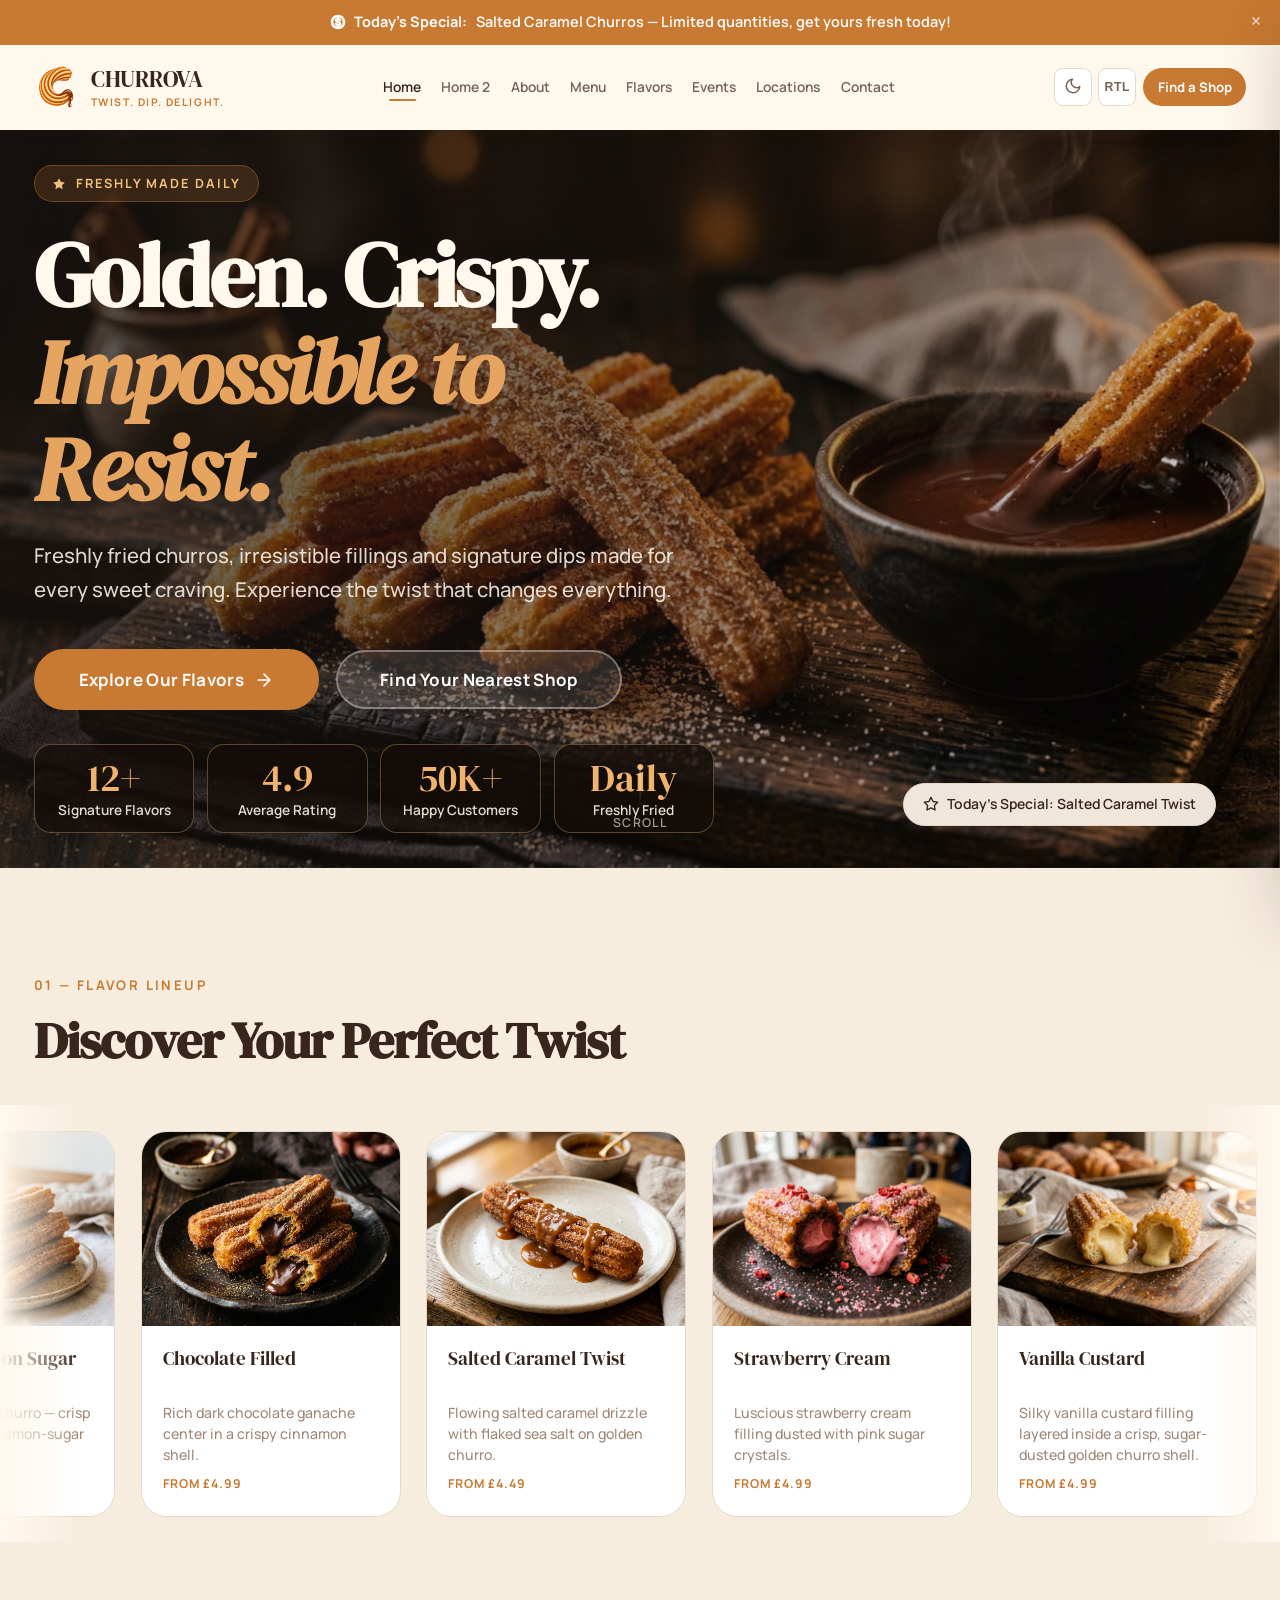
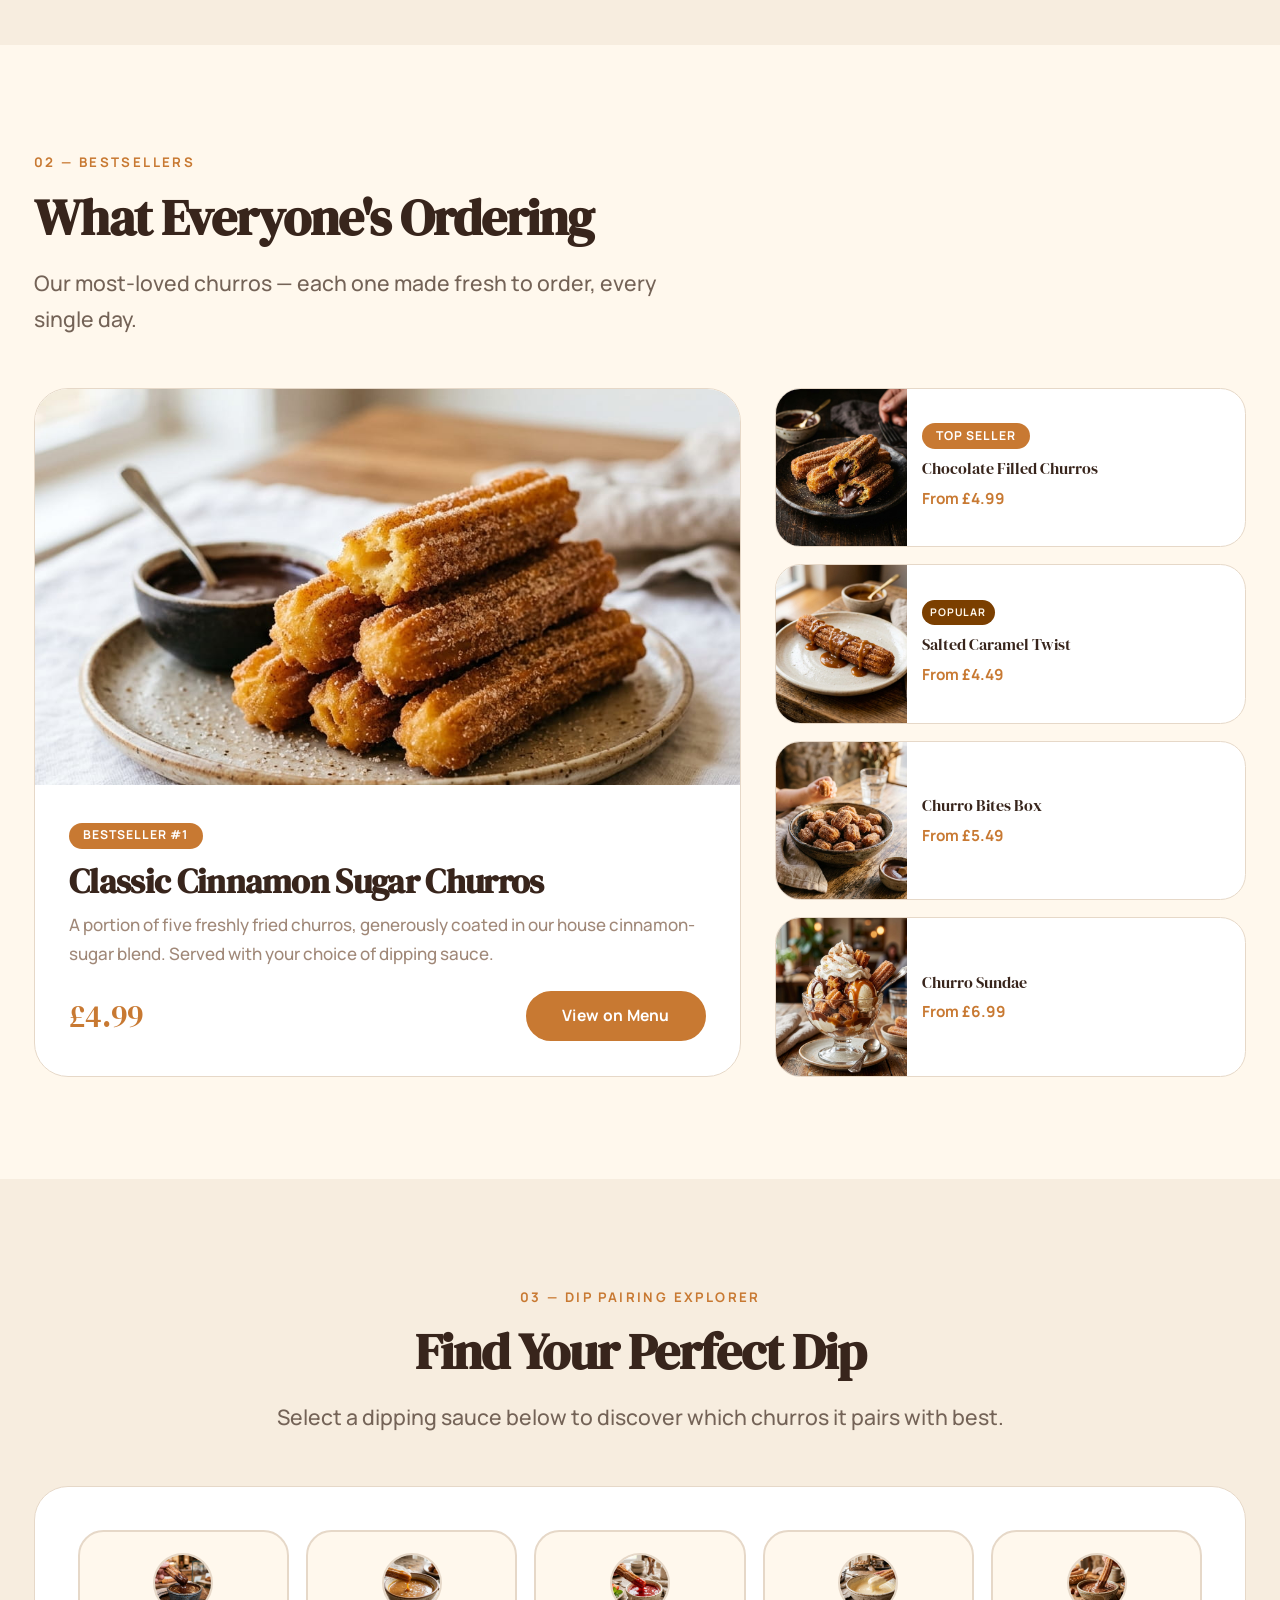
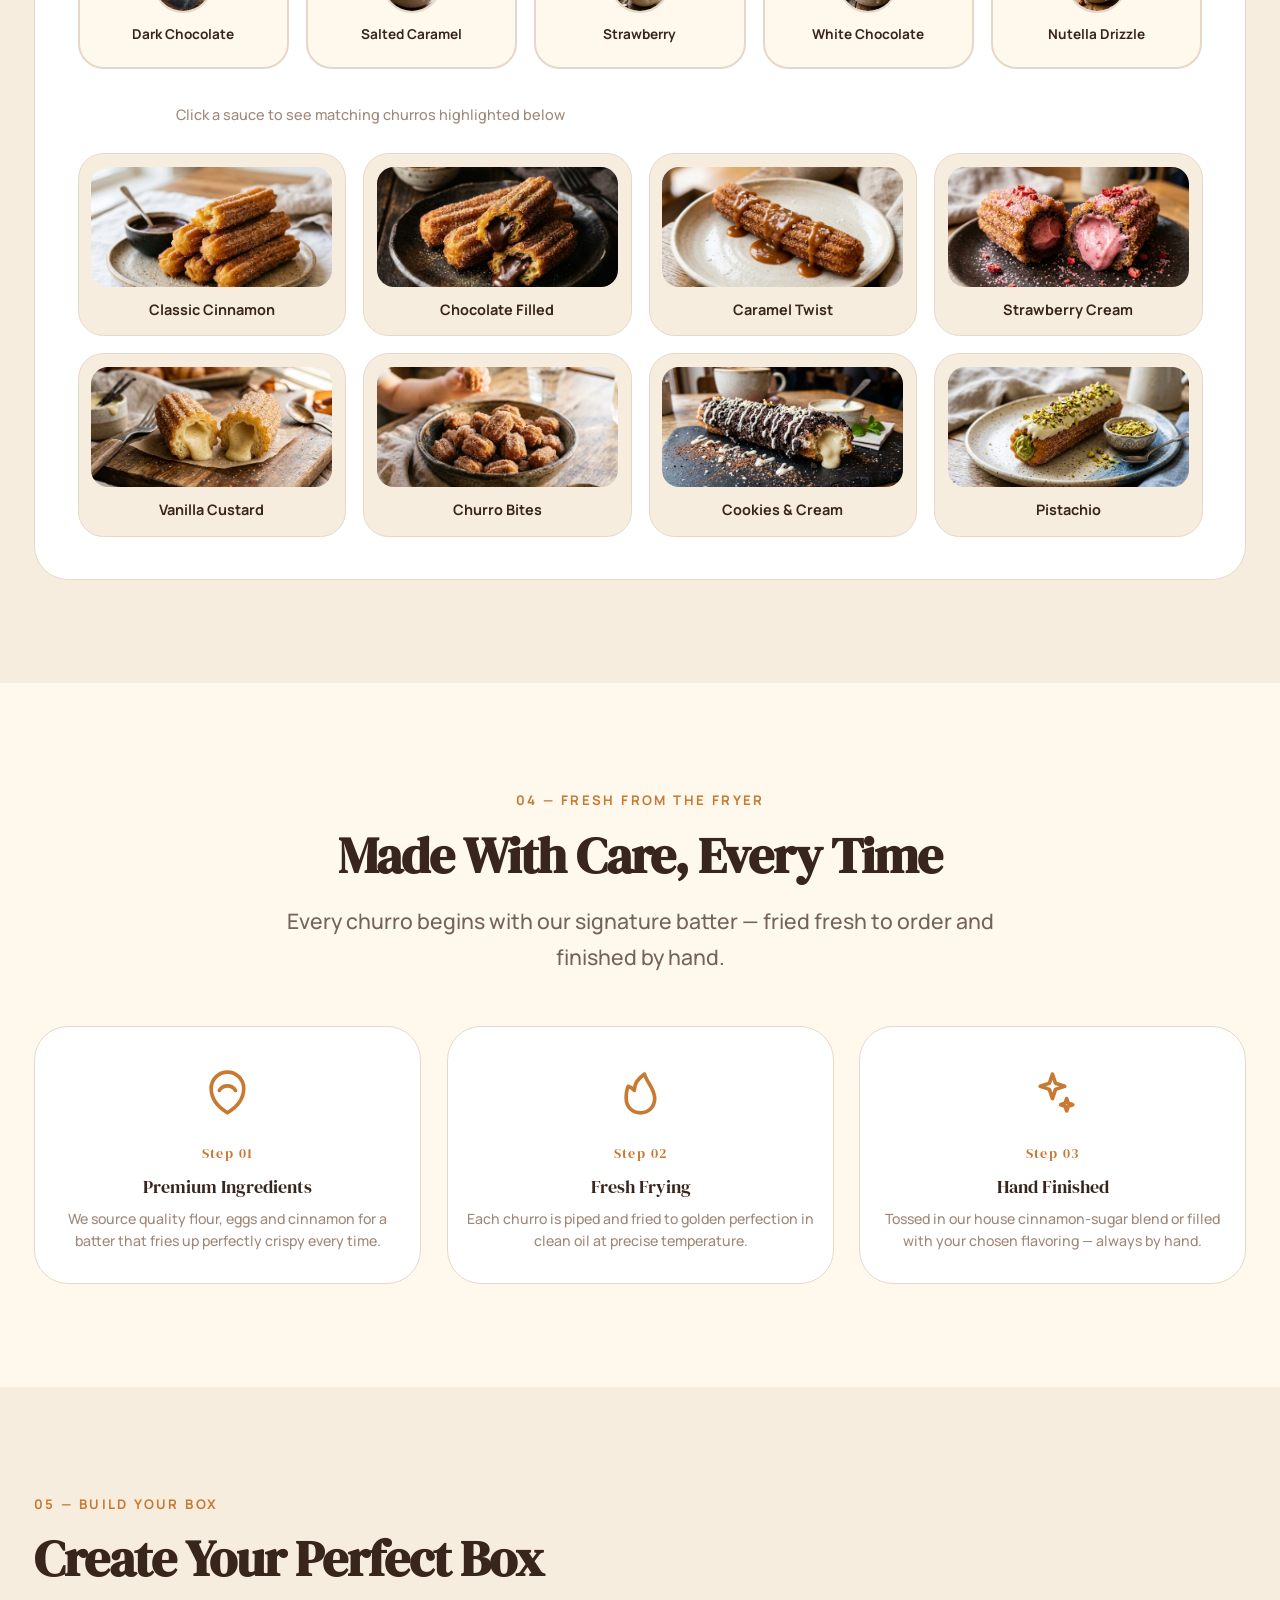
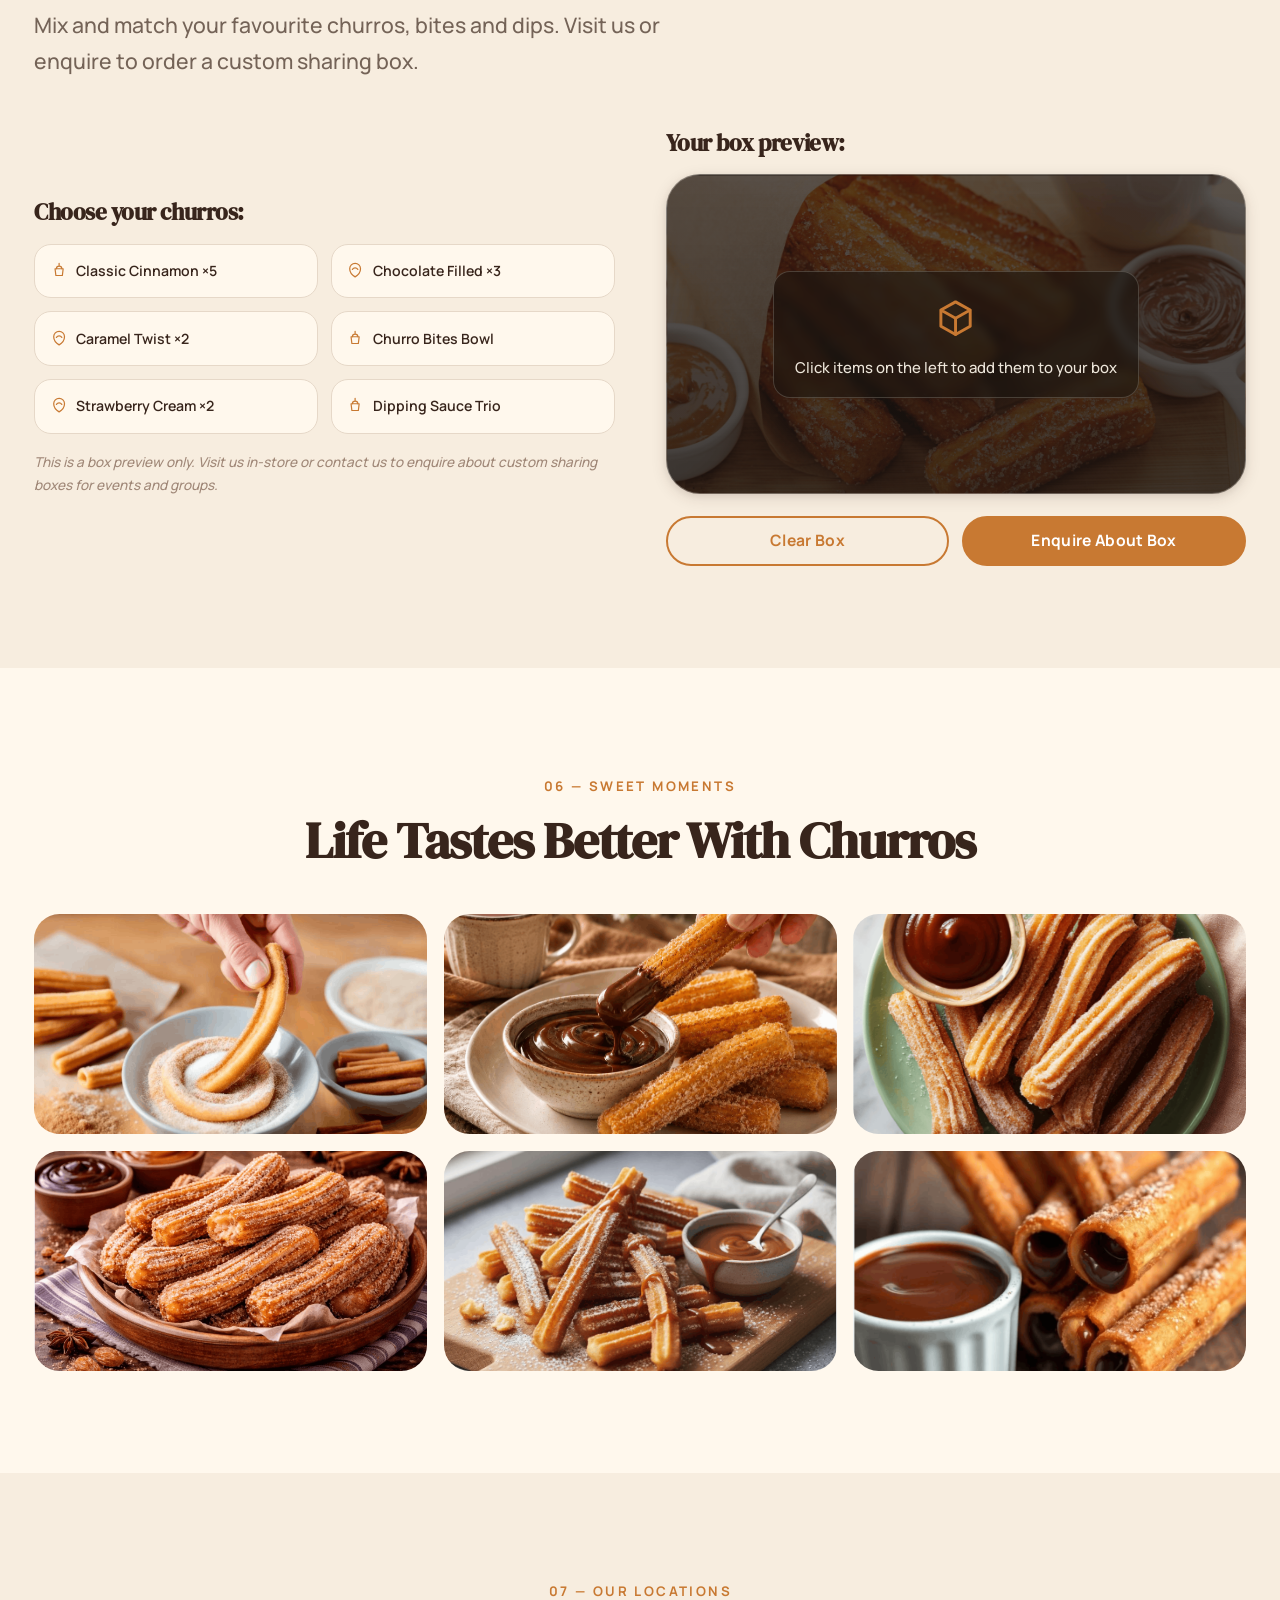
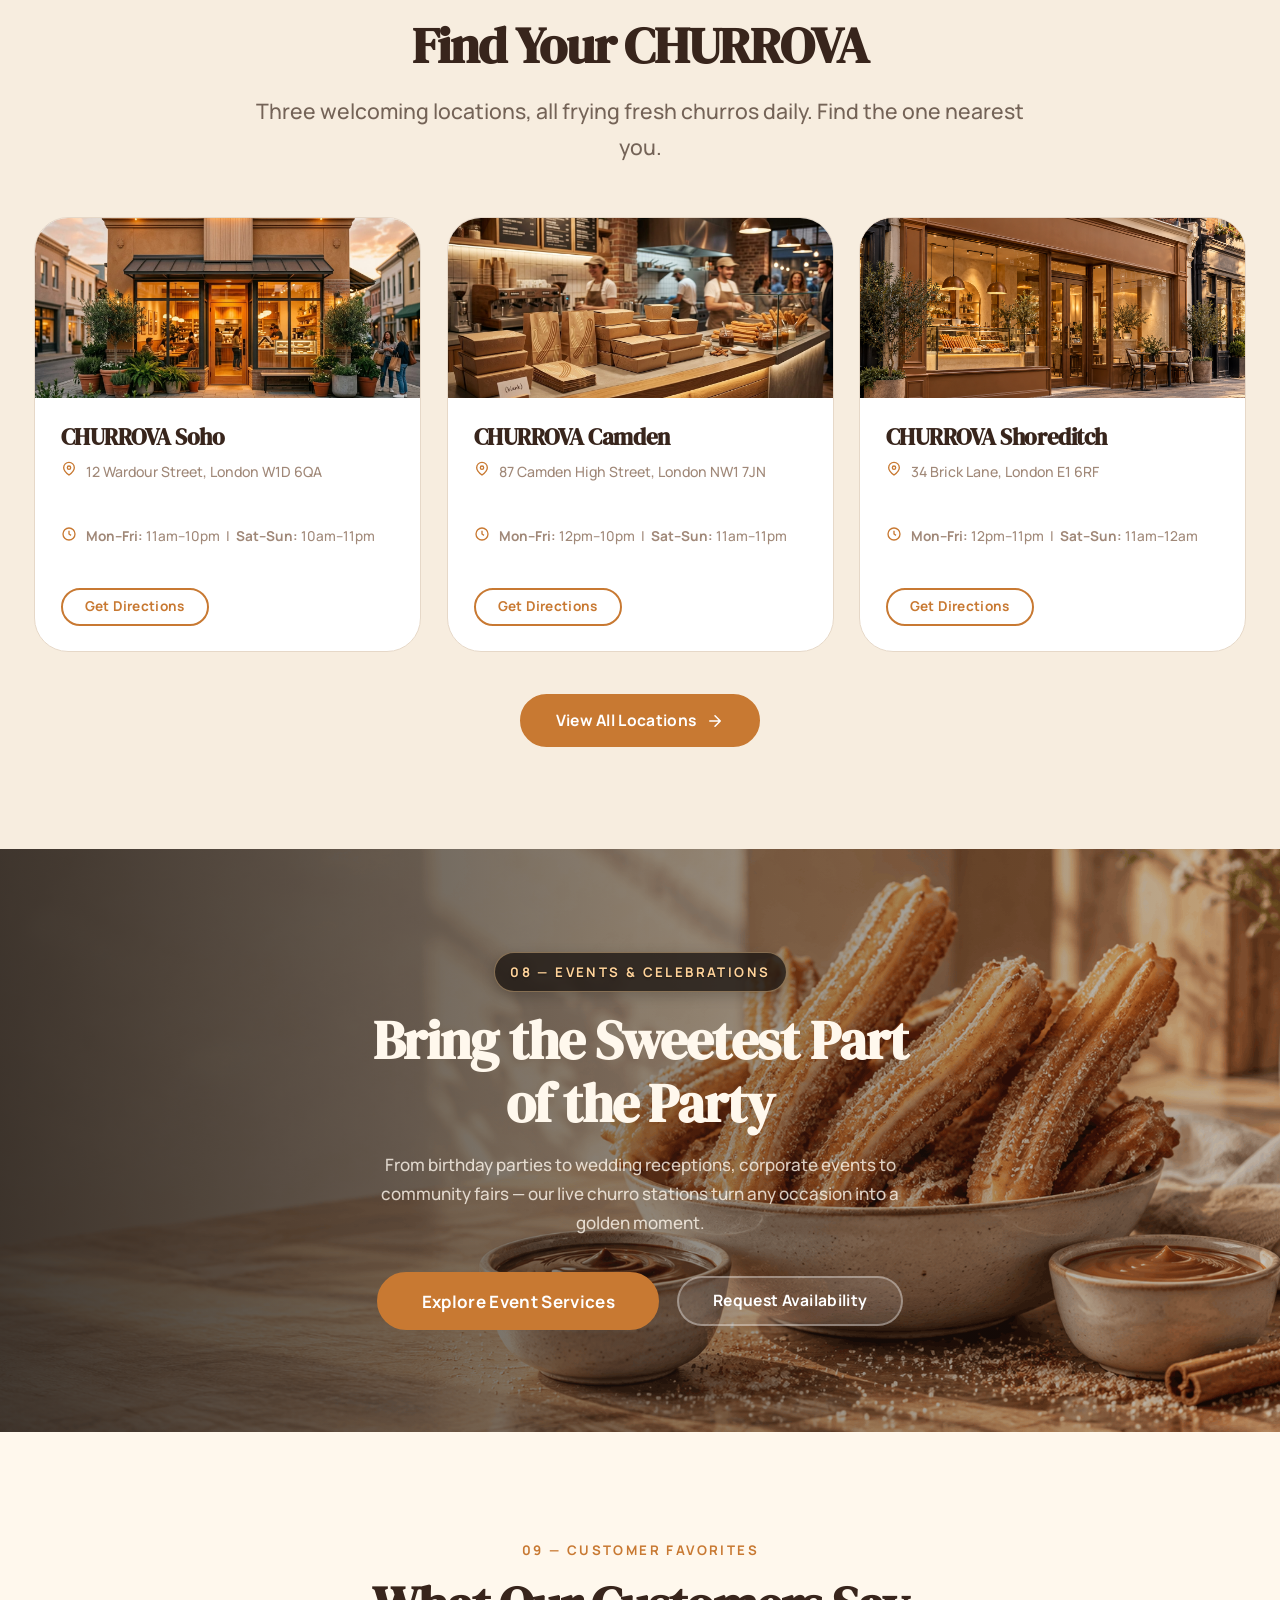
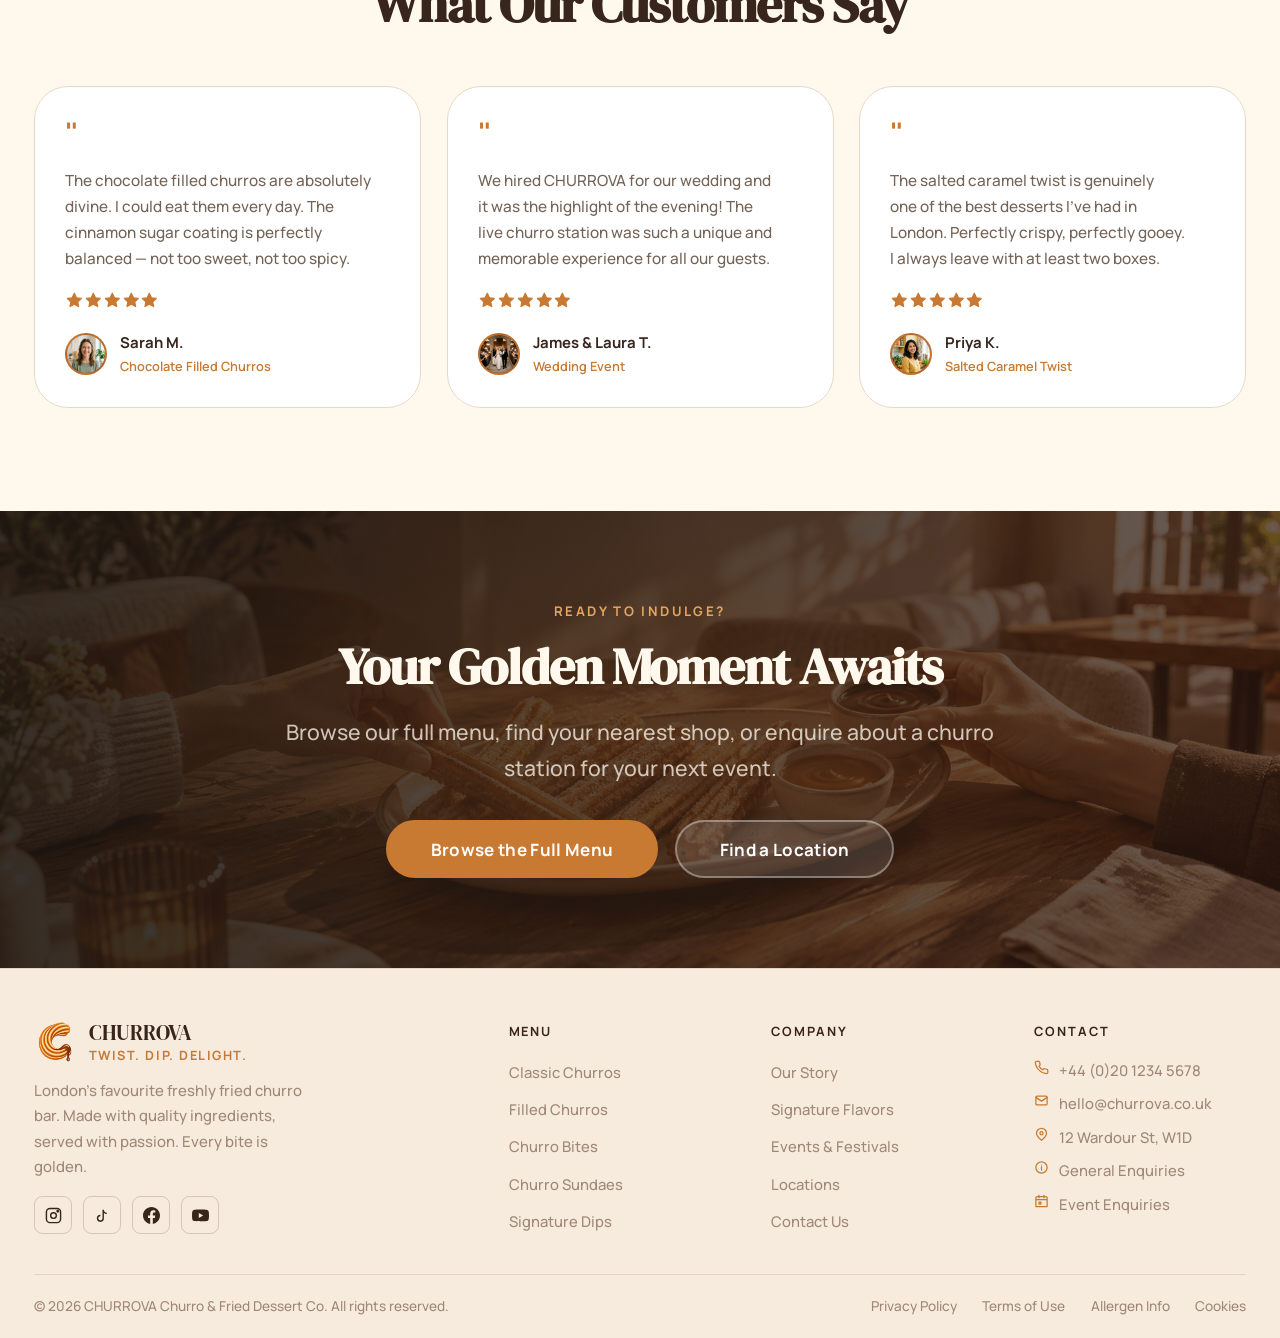
<file: index.html>
<!DOCTYPE html>
<html lang="en" data-theme="light" dir="ltr">

<head>
  <meta charset="UTF-8">
  <meta name="viewport" content="width=device-width, initial-scale=1.0">
  <meta name="description"
    content="CHURROVA – Freshly fried churros, irresistible fillings and signature dips made for every sweet craving. Twist. Dip. Delight.">
  <meta name="keywords" content="churros, fried desserts, churro shop, filled churros, dipping sauces, desserts">
  <meta property="og:title" content="CHURROVA – Churro & Fried Dessert Co.">
  <meta property="og:description"
    content="Golden. Crispy. Impossible to Resist. Freshly fried churros made for every sweet craving.">
  <meta property="og:type" content="website">
  <title>CHURROVA – Churro & Fried Dessert Co. | Twist. Dip. Delight.</title>
  <link rel="icon" type="image/svg+xml"
    href="data:image/svg+xml,<svg xmlns='http://www.w3.org/2000/svg' viewBox='0 0 100 100'><text y='.9em' font-size='90'>🌀</text></svg>">
  <link rel="preconnect" href="https://fonts.googleapis.com">
  <link rel="preconnect" href="https://fonts.gstatic.com" crossorigin>
  <link rel="stylesheet" href="css/main.css">
  <link rel="stylesheet" href="css/header.css">
  <link rel="stylesheet" href="css/buttons.css">
  <link rel="stylesheet" href="css/editorial.css">
  <link rel="stylesheet" href="css/menu.css">
  <link rel="stylesheet" href="css/forms.css">
  <link rel="stylesheet" href="css/footer.css">
  <link rel="stylesheet" href="css/desktop.css">
  <link rel="stylesheet" href="css/tablet.css">
  <link rel="stylesheet" href="css/mobile.css">
  <link rel="stylesheet" href="css/rtl.css">
  <style>
    /* ── Page-specific extras ── */
    .stat-row {
      display: grid;
      grid-template-columns: repeat(4, minmax(0, 1fr));
      gap: 0.75rem;
      margin-top: 2rem;
    }

    .stat-item {
      text-align: center;
      display: flex;
      flex-direction: column;
      align-items: center;
      justify-content: center;
      min-width: 0;
      min-height: 84px;
      padding: 0.8rem 0.45rem;
      background: rgba(20, 13, 9, 0.76);
      border: 1px solid rgba(240, 192, 128, 0.32);
      border-radius: var(--radius-md);
      box-shadow: 0 8px 22px rgba(0, 0, 0, 0.2);
      backdrop-filter: blur(7px);
    }

    .stat-num {
      font-family: var(--font-display);
      font-size: clamp(1.65rem, 3vw, 2.5rem);
      color: #F0B36E;
      display: block;
      line-height: 1;
      margin-bottom: 0.25rem;
    }

    .stat-label {
      font-size: 0.8rem;
      color: rgba(255, 248, 237, 0.88);
      font-weight: 600;
      line-height: 1.25;
    }

    .bestsellers-layout {
      display: grid;
      grid-template-columns: 3fr 2fr;
      gap: 2rem;
      align-items: stretch;
    }

    .bestseller-main {
      background: var(--card-bg);
      border: 1px solid var(--border-color);
      border-radius: var(--radius-xl);
      overflow: hidden;
    }

    .bestseller-main-img {
      aspect-ratio: 16/9;
      overflow: hidden;
    }

    .bestseller-main-img img {
      width: 100%;
      height: 100%;
      object-fit: cover;
      transition: transform 0.6s ease;
    }

    .bestseller-main:hover .bestseller-main-img img {
      transform: scale(1.04);
    }

    .bestseller-main-body {
      padding: 2rem;
    }

    .bestsellers-side {
      display: flex;
      flex-direction: column;
      gap: 1rem;
      height: 100%;
    }

    .bestseller-mini {
      background: var(--card-bg);
      border: 1px solid var(--border-color);
      border-radius: var(--radius-lg);
      display: grid;
      grid-template-columns: minmax(110px, 28%) minmax(0, 1fr);
      overflow: hidden;
      transition: transform var(--transition), box-shadow var(--transition);
      flex: 1 1 0;
      min-height: 0;
    }

    .bestseller-mini:hover {
      transform: translateX(4px);
      box-shadow: var(--shadow-md);
    }

    .bestseller-mini-img {
      overflow: hidden;
      background: var(--sand);
      min-height: 100%;
    }

    .bestseller-mini-img img {
      width: 100%;
      height: 100%;
      object-fit: cover;
    }

    .bestseller-mini-body {
      padding: 0.85rem;
      display: flex;
      flex-direction: column;
      justify-content: center;
      align-items: flex-start;
    }

    .pairing-grid {
      display: grid;
      grid-template-columns: repeat(4, minmax(0, 1fr));
      gap: 1rem;
    }

    .pairing-card {
      background: var(--bg2);
      border: 1.5px solid var(--border-color);
      border-radius: var(--radius-lg);
      padding: 0.75rem;
      text-align: center;
      cursor: default;
      transition: all var(--transition);
      display: flex;
      flex-direction: column;
      overflow: hidden;
    }

    .pairing-card-img {
      width: 100%;
      height: 120px;
      border-radius: var(--radius-md);
      overflow: hidden;
      background: var(--sand);
      margin-bottom: 0.65rem;
    }

    .pairing-card-img img {
      width: 100%;
      height: 100%;
      object-fit: cover;
      display: block;
      transition: transform 0.4s ease;
    }

    .pairing-card:hover .pairing-card-img img {
      transform: scale(1.08);
    }

    .pairing-card-name {
      font-weight: 700;
      font-size: 0.85rem;
      color: var(--text-heading);
    }

    .bestseller-mini-name {
      font-family: var(--font-display);
      font-size: 0.95rem;
      color: var(--text-heading);
      margin-bottom: 0.2rem;
    }

    .bestseller-mini-price {
      font-weight: 700;
      color: var(--accent);
      font-size: 0.9rem;
    }

    .dip-explorer {
      background: var(--card-bg);
      border: 1px solid var(--border-color);
      border-radius: var(--radius-xl);
      padding: 2.5rem;
    }

    .dip-grid {
      display: grid;
      grid-template-columns: repeat(auto-fit, minmax(130px, 1fr));
      gap: 1rem;
      margin-bottom: 2rem;
    }

    .dip-card {
      text-align: center;
      padding: 1.25rem 0.75rem;
      border: 2px solid var(--border-color);
      border-radius: var(--radius-lg);
      cursor: pointer;
      transition: all var(--transition);
      background: var(--bg);
    }

    .dip-card:hover,
    [data-dip-id].pairing-active {
      border-color: var(--accent);
      background: rgba(200, 121, 50, .07);
    }

    .dip-card-img {
      width: 60px;
      height: 60px;
      border-radius: 50%;
      background: var(--sand);
      margin: 0 auto 0.6rem;
      overflow: hidden;
      border: 2px solid var(--border-color);
    }

    .dip-card-img img {
      width: 100%;
      height: 100%;
      object-fit: cover;
    }

    .dip-name {
      font-size: 0.8rem;
      font-weight: 700;
      color: var(--text-heading);
    }

    .preparation-grid {
      display: grid;
      grid-template-columns: repeat(3, 1fr);
      gap: 1.5rem;
    }

    .prep-step {
      text-align: center;
      padding: 1.75rem 1rem;
      background: var(--card-bg);
      border: 1px solid var(--border-color);
      border-radius: var(--radius-xl);
      transition: transform var(--transition), box-shadow var(--transition);
    }

    .prep-step:hover {
      transform: translateY(-4px);
      box-shadow: var(--shadow-md);
    }

    .prep-icon {
      font-size: 2.5rem;
      margin-bottom: 0.75rem;
    }

    .prep-num {
      font-family: var(--font-display);
      font-size: 0.8rem;
      color: var(--accent);
      margin-bottom: 0.4rem;
      letter-spacing: 0.1em;
    }

    .prep-title {
      font-family: var(--font-display);
      font-size: 1.05rem;
      color: var(--text-heading);
      margin-bottom: 0.35rem;
    }

    .box-builder {
      display: grid;
      grid-template-columns: 1fr 1fr;
      gap: 3rem;
      align-items: center;
    }

    .box-preview {
      background-image: linear-gradient(rgba(27, 21, 17, .72), rgba(27, 21, 17, .82)), url('assets/images/pages/page-takeaway-cone.png');
      background-size: cover;
      background-position: center;
      border: 1px solid rgba(255, 248, 237, .3);
      border-radius: var(--radius-xl);
      padding: 2rem;
      min-height: 320px;
      display: flex;
      flex-direction: column;
      gap: 1rem;
      box-shadow: var(--shadow-md);
    }

    .box-preview>div:not(.box-item-chip) {
      color: rgba(255, 248, 237, .92) !important;
      background: rgba(27, 21, 17, .58);
      border: 1px solid rgba(255, 248, 237, .18);
      border-radius: var(--radius-md);
      padding: 1rem 1.25rem;
      backdrop-filter: blur(5px);
    }

    .box-item-chip {
      display: flex;
      align-items: center;
      gap: 0.65rem;
      background: rgba(255, 248, 237, .94);
      border: 1px solid var(--border-color);
      border-radius: var(--radius-pill);
      padding: 0.5rem 1rem;
      font-size: 0.83rem;
      font-weight: 600;
      color: #38251C;
      animation: slideIn 0.3s ease;
    }

    @keyframes slideIn {
      from {
        opacity: 0;
        transform: translateX(-10px)
      }

      to {
        opacity: 1;
        transform: translateX(0)
      }
    }

    .box-select-grid {
      display: grid;
      grid-template-columns: 1fr 1fr;
      gap: 0.75rem;
    }

    .box-option {
      border: 1.5px solid var(--border-color);
      border-radius: var(--radius-md);
      padding: 0.85rem;
      cursor: pointer;
      transition: all var(--transition-fast);
      background: var(--bg);
      font-size: 0.83rem;
      font-weight: 600;
      color: var(--text-heading);
      display: flex;
      align-items: center;
      gap: 0.5rem;
    }

    .box-option:hover {
      border-color: var(--accent);
      background: rgba(200, 121, 50, .07);
    }

    .gallery-grid {
      display: grid;
      grid-template-columns: repeat(3, 1fr);
      grid-template-rows: repeat(2, 220px);
      gap: 1rem;
      grid-auto-flow: dense;
    }

    .gallery-item {
      border-radius: var(--radius-lg);
      overflow: hidden;
      cursor: pointer;
    }

    .gallery-item img {
      width: 100%;
      height: 100%;
      object-fit: cover;
      transition: transform 0.5s ease;
    }

    .gallery-item:hover img {
      transform: scale(1.06);
    }

    .gallery-item.tall,
    .gallery-item.wide {
      grid-row: auto;
      grid-column: auto;
    }

    .testimonials-grid {
      display: grid;
      grid-template-columns: repeat(3, 1fr);
      gap: 1.5rem;
    }

    .locations-preview-grid {
      display: grid;
      grid-template-columns: repeat(3, 1fr);
      gap: 1.5rem;
      margin-bottom: 2.5rem;
    }

    .location-preview-card {
      display: flex;
      flex-direction: column;
    }

    .location-preview-body {
      display: flex;
      flex: 1;
      flex-direction: column;
    }

    .location-preview-address,
    .location-preview-hours {
      height: 3.4em;
      flex: 0 0 3.4em;
    }

    .location-preview-body > .btn {
      align-self: flex-start;
      margin-top: auto;
    }

    .location-detail-row {
      display: flex;
      align-items: flex-start;
      gap: 0.55rem;
      color: var(--text-muted);
    }

    .location-detail-row svg {
      width: 16px;
      height: 16px;
      margin-top: 0.08rem;
      flex: 0 0 16px;
      color: var(--caramel);
    }

    .testimonial-card {
      background: var(--card-bg);
      border: 1px solid var(--border-color);
      border-radius: var(--radius-xl);
      padding: 1.75rem;
      display: flex;
      flex-direction: column;
      gap: 1rem;
      transition: transform var(--transition), box-shadow var(--transition);
    }

    .testimonial-card:hover {
      transform: translateY(-4px);
      box-shadow: var(--shadow-md);
    }

    .testimonial-quote {
      font-size: 2rem;
      color: var(--accent);
      line-height: 1;
    }

    .testimonial-text {
      font-size: 0.9rem;
      color: var(--text-body);
      line-height: 1.7;
      width: min(100%, 40ch);
      height: 6.8em;
      flex: 0 0 6.8em;
      margin-inline: 0 auto;
      text-wrap: balance;
      display: -webkit-box;
      -webkit-box-orient: vertical;
      -webkit-line-clamp: 4;
      overflow: hidden;
    }

    .testimonial-author {
      display: flex;
      align-items: center;
      gap: 0.75rem;
    }

    .testimonial-avatar {
      width: 42px;
      height: 42px;
      border-radius: 50%;
      background: linear-gradient(135deg, var(--caramel), var(--caramel-dark));
      display: flex;
      align-items: center;
      justify-content: center;
      font-family: var(--font-display);
      font-size: 1.1rem;
      color: var(--white);
      flex-shrink: 0;
      object-fit: cover;
      object-position: center;
      border: 2px solid rgba(200, 121, 50, .35);
    }

    .testimonial-name {
      font-weight: 700;
      font-size: 0.88rem;
      color: var(--text-heading);
    }

    .testimonial-product {
      font-size: 0.75rem;
      color: var(--accent);
      font-weight: 600;
    }

    @media(max-width:1024px) {
      .bestsellers-layout {
        grid-template-columns: 1fr;
      }

      .bestsellers-side {
        display: grid;
        grid-template-columns: repeat(2, minmax(0, 1fr));
        height: auto;
      }

      .bestseller-mini {
        flex: none;
      }

      .preparation-grid {
        grid-template-columns: repeat(2, minmax(0, 1fr));
      }

      .preparation-grid > :last-child:nth-child(odd) {
        grid-column: 1 / -1;
        width: calc(50% - 0.75rem);
        max-width: none;
        box-sizing: border-box;
        justify-self: center;
      }

      .box-builder {
        grid-template-columns: 1fr;
      }

      .gallery-grid {
        grid-template-columns: repeat(2, 1fr);
        grid-template-rows: auto;
      }

      .gallery-item.tall,
      .gallery-item.wide {
        grid-row: auto;
        grid-column: auto;
      }

      .gallery-item {
        aspect-ratio: 4/3;
      }

      .testimonials-grid,
      .locations-preview-grid {
        grid-template-columns: repeat(2, minmax(0, 1fr));
      }

      .testimonials-grid > :last-child:nth-child(odd),
      .locations-preview-grid > :last-child:nth-child(odd) {
        grid-column: 1 / -1;
        width: calc(50% - 0.75rem);
        max-width: none;
        box-sizing: border-box;
        justify-self: center;
      }

      .stat-row {
        grid-template-columns: repeat(2, 1fr);
        gap: 0.65rem;
        margin-top: 1.5rem;
      }

      .stat-item {
        min-height: 76px;
        padding: 0.7rem 0.35rem;
      }

      .pairing-grid {
        grid-template-columns: repeat(2, minmax(0, 1fr));
      }

      .dip-grid {
        grid-template-columns: repeat(2, minmax(0, 1fr));
      }

      .dip-grid > :last-child:nth-child(odd) {
        grid-column: 1 / -1;
        width: 100%;
        max-width: calc((100% - 1rem) / 2);
        box-sizing: border-box;
        justify-self: center;
      }
    }

    @media(max-width:600px) {
      .bestsellers-side {
        grid-template-columns: 1fr;
      }

      .gallery-grid {
        grid-template-columns: 1fr 1fr;
      }

      .testimonials-grid {
        grid-template-columns: 1fr;
      }

      .locations-preview-grid {
        grid-template-columns: 1fr;
      }

      .testimonials-grid > :last-child:nth-child(odd) {
        grid-column: auto;
        width: 100%;
        justify-self: stretch;
      }

      .locations-preview-grid > :last-child:nth-child(odd) {
        grid-column: auto !important;
        width: 100% !important;
        justify-self: stretch !important;
      }

      .dip-grid {
        grid-template-columns: minmax(0, 1fr) !important;
      }

      .dip-grid > :last-child:nth-child(odd) {
        grid-column: 1 / -1 !important;
        width: 100% !important;
        max-width: none !important;
        justify-self: stretch !important;
      }

      .preparation-grid {
        grid-template-columns: minmax(0, 1fr) !important;
      }

      .preparation-grid > :last-child:nth-child(odd) {
        grid-column: 1 / -1 !important;
        width: 100% !important;
        max-width: none !important;
        justify-self: stretch !important;
      }

      .stat-row {
        grid-template-columns: repeat(2, 1fr);
      }

      .pairing-grid {
        grid-template-columns: repeat(2, minmax(0, 1fr));
      }
    }

    @media(max-width:900px) {
      .testimonial-text {
        height: 8.5em;
        flex-basis: 8.5em;
        -webkit-line-clamp: 5;
      }
    }
  </style>
</head>

<body>

  <!-- ── What's Fresh Strip ─────────────────────── -->
  <div id="fresh-strip">
    <div class="strip-inner container">
      <svg width="16" height="16" viewBox="0 0 24 24" fill="none" stroke="currentColor" stroke-width="2"
        stroke-linecap="round" stroke-linejoin="round">
        <path
          d="M12 2C6.48 2 2 6.48 2 12s4.48 10 10 10 10-4.48 10-10S17.52 2 12 2zm0 18c-4.41 0-8-3.59-8-8s3.59-8 8-8 8 3.59 8 8-3.59 8-8 8zm.31-8.86c-1.77-.45-2.34-.94-2.34-1.67 0-.84.79-1.43 2.1-1.43 1.38 0 1.9.66 1.94 1.64h1.71c-.05-1.34-.87-2.57-2.49-2.97V5H10.9v1.69c-1.51.32-2.72 1.3-2.72 2.81 0 1.79 1.49 2.69 3.66 3.21 1.95.46 2.34 1.15 2.34 1.82 0 .48-.35 1.25-2.1 1.25-1.61 0-2.23-.72-2.32-1.64H8.04c.1 1.7 1.36 2.66 2.86 2.97V19h2.34v-1.67c1.52-.29 2.72-1.16 2.73-2.77-.01-2.2-1.9-2.96-3.66-3.42z" />
      </svg>
      <strong>Today's Special:</strong> Salted Caramel Churros — Limited quantities, get yours fresh today!
    </div>
    <button class="strip-close" aria-label="Close announcement">
      <svg width="14" height="14" viewBox="0 0 24 24" fill="none" stroke="currentColor" stroke-width="2.5">
        <line x1="18" y1="6" x2="6" y2="18" />
        <line x1="6" y1="6" x2="18" y2="18" />
      </svg>
    </button>
  </div>

  <!-- ── Header ─────────────────────────────────── -->
  <header class="site-header" role="banner">
    <div class="container header-inner">
      <a href="index.html" class="site-logo" aria-label="CHURROVA Home">
        <div class="logo-icon">
          <svg viewBox="0 0 32 32" xmlns="http://www.w3.org/2000/svg">
            <path
              d="M16 4C9.37 4 4 9.37 4 16s5.37 12 12 12 12-5.37 12-12S22.63 4 16 4zm0 2c5.52 0 10 4.48 10 10S21.52 26 16 26 6 21.52 6 16 10.48 6 16 6zm-1 3v2.28A5.01 5.01 0 0 0 11 16a5 5 0 0 0 5 5 5 5 0 0 0 5-5 5.01 5.01 0 0 0-4-4.9V9h-2zm1 4a3 3 0 0 1 3 3 3 3 0 0 1-3 3 3 3 0 0 1-3-3 3 3 0 0 1 3-3z" />
          </svg>
        </div>
        <div class="logo-text">
          <span class="brand-name">CHURROVA</span>
          <span class="brand-sub">Twist. Dip. Delight.</span>
        </div>
      </a>

      <nav class="main-nav" aria-label="Main navigation">
        <ul class="nav-list" role="list">
          <li><a href="index.html" class="active">Home</a></li>
          <li><a href="home2.html">Home 2</a></li>
          <li><a href="about.html">About</a></li>
          <li><a href="menu.html">Menu</a></li>
          <li><a href="flavors.html">Flavors</a></li>
          <li><a href="events.html">Events</a></li>
          <li><a href="locations.html">Locations</a></li>
          <li><a href="contact.html">Contact</a></li>
        </ul>
      </nav>

      <div class="header-actions">
        <button class="icon-btn" data-action="toggle-theme" aria-label="Toggle dark/light mode">
          <span data-theme-icon>
            <svg viewBox="0 0 24 24" fill="none" stroke="currentColor" stroke-width="2" stroke-linecap="round"
              stroke-linejoin="round">
              <path d="M21 12.79A9 9 0 1 1 11.21 3 7 7 0 0 0 21 12.79z" />
            </svg>
          </span>
        </button>
        <button class="icon-btn" data-action="toggle-rtl" aria-label="Toggle RTL/LTR text direction"
          title="Toggle RTL/LTR">
          <span data-rtl-label style="font-size:0.72rem;font-weight:700;letter-spacing:0.05em;">RTL</span>
        </button>
        <a href="locations.html#store-locations" class="btn-header-cta">Find a Shop</a>
        <button class="mobile-toggle" aria-label="Open menu" aria-expanded="false" aria-controls="mobile-drawer">
          <span></span><span></span><span></span>
        </button>
      </div>
    </div>
  </header>

  <!-- Mobile Drawer Overlay -->
  <div class="drawer-overlay" aria-hidden="true"></div>

  <!-- Mobile Drawer -->
  <nav class="mobile-drawer" id="mobile-drawer" aria-label="Mobile navigation" aria-hidden="true">
    <div class="drawer-header">
      <a href="index.html" class="site-logo">
        <div class="logo-icon" style="width:36px;height:36px;">
          <svg viewBox="0 0 32 32" xmlns="http://www.w3.org/2000/svg">
            <path
              d="M16 4C9.37 4 4 9.37 4 16s5.37 12 12 12 12-5.37 12-12S22.63 4 16 4zm0 2c5.52 0 10 4.48 10 10S21.52 26 16 26 6 21.52 6 16 10.48 6 16 6zm-1 3v2.28A5.01 5.01 0 0 0 11 16a5 5 0 0 0 5 5 5 5 0 0 0 5-5 5.01 5.01 0 0 0-4-4.9V9h-2zm1 4a3 3 0 0 1 3 3 3 3 0 0 1-3 3 3 3 0 0 1-3-3 3 3 0 0 1 3-3z" />
          </svg>
        </div>
        <span class="brand-name"
          style="font-family:var(--font-display);font-size:1.1rem;color:var(--text-heading);">CHURROVA</span>
      </a>
      <button class="drawer-close" aria-label="Close menu">&times;</button>
    </div>
    <div class="drawer-nav">
      <a href="index.html" class="active">Home</a>
      <a href="home2.html">Home 2</a>
      <a href="about.html">About</a>
      <a href="menu.html">Menu</a>
      <a href="flavors.html">Flavors</a>
      <a href="signature-flavors.html">Signature Flavors</a>
      <a href="events.html">Events</a>
      <a href="locations.html">Locations</a>
      <a href="contact.html">Contact</a>
    </div>
    <div class="drawer-controls">
      <button class="icon-btn" data-action="toggle-theme" aria-label="Toggle dark/light mode"
        style="flex:1;border-radius:var(--radius-sm);">
        <span data-theme-icon
          style="display:flex;align-items:center;gap:0.4rem;font-size:0.8rem;font-weight:600;white-space:nowrap;">
          <svg width="16" height="16" viewBox="0 0 24 24" fill="none" stroke="currentColor" stroke-width="2"
            stroke-linecap="round" stroke-linejoin="round">
            <path d="M21 12.79A9 9 0 1 1 11.21 3 7 7 0 0 0 21 12.79z" />
          </svg>
          Dark Mode
        </span>
      </button>
      <button class="icon-btn" data-action="toggle-rtl"
        style="flex:1;border-radius:var(--radius-sm);font-size:0.8rem;font-weight:700;">
        <span data-rtl-label>RTL</span>
      </button>
    </div>
    <div class="drawer-cta" style="display:flex;flex-direction:column;gap:0.6rem;">
      <a href="signature-flavors.html" class="btn btn-secondary" style="width:100%;justify-content:center;">Signature Flavors</a>
    </div>
  </nav>

  <!-- ═══════════════════════════════════════════════════════ -->
  <!-- HERO                                                    -->
  <!-- ═══════════════════════════════════════════════════════ -->
  <section class="hero" aria-label="Hero">
    <div class="hero-bg">
      <img src="assets/images/hero/hero-home1.jpg" alt="Freshly fried churros with chocolate dipping sauce"
        loading="eager" fetchpriority="high">
    </div>
    <div class="hero-overlay"></div>

    <div class="container hero-content">
      <div style="max-width:680px;">
        <span class="hero-eyebrow">
          <svg width="14" height="14" viewBox="0 0 24 24" fill="currentColor">
            <path d="M12 2l3.09 6.26L22 9.27l-5 4.87 1.18 6.88L12 17.77l-6.18 3.25L7 14.14 2 9.27l6.91-1.01L12 2z" />
          </svg>
          Freshly Made Daily
        </span>
        <h1 class="hero-title">Golden. Crispy. <em>Impossible to Resist.</em></h1>
        <p class="hero-lead">Freshly fried churros, irresistible fillings and signature dips made for every sweet
          craving. Experience the twist that changes everything.</p>
        <div class="hero-btns">
          <a href="flavors.html" class="btn btn-primary btn-lg">
            Explore Our Flavors
            <svg viewBox="0 0 24 24" fill="none" stroke="currentColor" stroke-width="2" stroke-linecap="round"
              stroke-linejoin="round">
              <path d="M5 12h14M12 5l7 7-7 7" />
            </svg>
          </a>
          <a href="locations.html" class="btn btn-ghost btn-lg">Find Your Nearest Shop</a>
        </div>

        <div class="stat-row">
          <div class="stat-item">
            <span class="stat-num">12+</span>
            <span class="stat-label">Signature Flavors</span>
          </div>
          <div class="stat-item">
            <span class="stat-num">4.9</span>
            <span class="stat-label">Average Rating</span>
          </div>
          <div class="stat-item">
            <span class="stat-num">50K+</span>
            <span class="stat-label">Happy Customers</span>
          </div>
          <div class="stat-item">
            <span class="stat-num">Daily</span>
            <span class="stat-label">Freshly Fried</span>
          </div>
        </div>
      </div>
    </div>

    <div class="hero-floating-label">
      <div class="flavor-tag">
        <svg width="16" height="16" viewBox="0 0 24 24" fill="none" stroke="currentColor" stroke-width="2"
          stroke-linecap="round" stroke-linejoin="round">
          <path d="M12 2l3.09 6.26L22 9.27l-5 4.87 1.18 6.88L12 17.77l-6.18 3.25L7 14.14 2 9.27l6.91-1.01L12 2z" />
        </svg>
        Today's Special: Salted Caramel Twist
      </div>
    </div>

    <div class="hero-scroll" aria-hidden="true">
      <div class="scroll-line"></div>
      Scroll
    </div>
  </section>

  <!-- ═══════════════════════════════════════════════════════ -->
  <!-- 01. THE FLAVOR LINEUP                                   -->
  <!-- ═══════════════════════════════════════════════════════ -->
  <section class="section-py bg-surface" aria-labelledby="flavor-lineup-title">
    <div class="container">
      <div class="d-flex align-items-center justify-content-between flex-wrap gap-3 mb-4" style="margin-bottom:2rem;">
        <div>
          <span class="section-label">01 — Flavor Lineup</span>
          <h2 id="flavor-lineup-title" class="section-title reveal">Discover Your Perfect Twist</h2>
        </div>
      </div>
    </div>
    <div class="flavor-rail-wrapper">
      <div class="flavor-rail" role="list">
        <div class="flavor-card reveal" role="listitem">
          <div class="flavor-card-img" style="background:linear-gradient(135deg,#C87932,#F0C080);">
            <img src="assets/images/menu/classic-churro.jpg" alt="Classic Cinnamon Sugar Churro" loading="lazy">
          </div>
          <div class="flavor-card-body">
            <div class="flavor-card-name">Classic Cinnamon Sugar</div>
            <div class="flavor-card-desc">The iconic golden churro — crisp exterior, warm cinnamon-sugar finish.</div>
            <span class="flavor-card-tag">From £3.99</span>
          </div>
        </div>
        <div class="flavor-card reveal delay-1" role="listitem">
          <div class="flavor-card-img" style="background:linear-gradient(135deg,#38251C,#6B3A2A);">
            <img src="assets/images/menu/choc-filled.jpg" alt="Chocolate Filled Churro" loading="lazy">
          </div>
          <div class="flavor-card-body">
            <div class="flavor-card-name">Chocolate Filled</div>
            <div class="flavor-card-desc">Rich dark chocolate ganache center in a crispy cinnamon shell.</div>
            <span class="flavor-card-tag">From £4.99</span>
          </div>
        </div>
        <div class="flavor-card reveal delay-2" role="listitem">
          <div class="flavor-card-img" style="background:linear-gradient(135deg,#C87932,#E6A461);">
            <img src="assets/images/menu/caramel-twist.jpg" alt="Salted Caramel Twist" loading="lazy">
          </div>
          <div class="flavor-card-body">
            <div class="flavor-card-name">Salted Caramel Twist</div>
            <div class="flavor-card-desc">Flowing salted caramel drizzle with flaked sea salt on golden churro.</div>
            <span class="flavor-card-tag">From £4.49</span>
          </div>
        </div>
        <div class="flavor-card reveal delay-3" role="listitem">
          <div class="flavor-card-img" style="background:linear-gradient(135deg,#D4A0C8,#F8C8E0);">
            <img src="assets/images/menu/strawberry-cream.jpg" alt="Strawberry Cream Churro" loading="lazy">
          </div>
          <div class="flavor-card-body">
            <div class="flavor-card-name">Strawberry Cream</div>
            <div class="flavor-card-desc">Luscious strawberry cream filling dusted with pink sugar crystals.</div>
            <span class="flavor-card-tag">From £4.99</span>
          </div>
        </div>
        <div class="flavor-card reveal delay-4" role="listitem">
          <div class="flavor-card-img" style="background:linear-gradient(135deg,#F5F5F5,#E8D5B7);">
            <img src="assets/images/menu/vanilla-custard.jpg" alt="Vanilla Custard Churro" loading="lazy">
          </div>
          <div class="flavor-card-body">
            <div class="flavor-card-name">Vanilla Custard</div>
            <div class="flavor-card-desc">Silky vanilla custard filling layered inside a crisp, sugar-dusted golden churro shell.</div>
            <span class="flavor-card-tag">From £4.99</span>
          </div>
        </div>
        <div class="flavor-card reveal" role="listitem">
          <div class="flavor-card-img" style="background:linear-gradient(135deg,#2D2D2D,#6B4226);">
            <img src="assets/images/menu/cookies-cream.jpg" alt="Cookies and Cream Churro" loading="lazy">
          </div>
          <div class="flavor-card-body">
            <div class="flavor-card-name">Cookies &amp; Cream</div>
            <div class="flavor-card-desc">Crushed cookie crumbles and cream filling in a chocolate-dusted shell.</div>
            <span class="flavor-card-tag">From £4.99</span>
          </div>
        </div>
      </div>
    </div>
  </section>

  <!-- ═══════════════════════════════════════════════════════ -->
  <!-- 02. OUR BESTSELLERS                                     -->
  <!-- ═══════════════════════════════════════════════════════ -->
  <section class="section-py" aria-labelledby="bestsellers-title">
    <div class="container">
      <span class="section-label">02 — Bestsellers</span>
      <h2 id="bestsellers-title" class="section-title reveal">What Everyone's Ordering</h2>
      <p class="section-intro lead reveal delay-1">Our most-loved churros — each one made fresh to order, every single
        day.</p>

      <div class="bestsellers-layout reveal">
        <div class="bestseller-main">
          <div class="bestseller-main-img">
            <img src="assets/images/menu/classic-churro.jpg" alt="Classic Cinnamon Sugar Churros — Our #1 bestseller"
              loading="lazy">
          </div>
          <div class="bestseller-main-body">
            <span class="badge-new">Bestseller #1</span>
            <h3 style="margin-top:0.75rem;margin-bottom:0.5rem;">Classic Cinnamon Sugar Churros</h3>
            <p style="color:var(--text-muted);margin-bottom:1.25rem;">A portion of five freshly fried churros,
              generously coated in our house cinnamon-sugar blend. Served with your choice of dipping sauce.</p>
            <div style="display:flex;align-items:center;justify-content:space-between;flex-wrap:wrap;gap:1rem;">
              <span style="font-family:var(--font-display);font-size:1.8rem;color:var(--accent);">£4.99</span>
              <a href="menu.html" class="btn btn-primary">View on Menu</a>
            </div>
          </div>
        </div>
        <div class="bestsellers-side">
          <div class="bestseller-mini">
            <div class="bestseller-mini-img">
              <img src="assets/images/menu/choc-filled.jpg" alt="Chocolate Filled Churros" loading="lazy">
            </div>
            <div class="bestseller-mini-body">
              <span class="badge-new" style="margin-bottom:0.35rem;">Top Seller</span>
              <div class="bestseller-mini-name">Chocolate Filled Churros</div>
              <div class="bestseller-mini-price">From £4.99</div>
            </div>
          </div>
          <div class="bestseller-mini">
            <div class="bestseller-mini-img">
              <img src="assets/images/menu/caramel-twist.jpg" alt="Salted Caramel Twist" loading="lazy">
            </div>
            <div class="bestseller-mini-body">
              <span class="tag-seasonal" style="margin-bottom:0.35rem;display:inline-block;">Popular</span>
              <div class="bestseller-mini-name">Salted Caramel Twist</div>
              <div class="bestseller-mini-price">From £4.49</div>
            </div>
          </div>
          <div class="bestseller-mini">
            <div class="bestseller-mini-img">
              <img src="assets/images/menu/churro-bites.jpg" alt="Churro Bites" loading="lazy">
            </div>
            <div class="bestseller-mini-body">
              <div class="bestseller-mini-name">Churro Bites Box</div>
              <div class="bestseller-mini-price">From £5.49</div>
            </div>
          </div>
          <div class="bestseller-mini">
            <div class="bestseller-mini-img">
              <img src="assets/images/menu/churro-sundae.jpg" alt="Churro Sundae" loading="lazy">
            </div>
            <div class="bestseller-mini-body">
              <div class="bestseller-mini-name">Churro Sundae</div>
              <div class="bestseller-mini-price">From £6.99</div>
            </div>
          </div>
        </div>
      </div>
    </div>
  </section>

  <!-- ═══════════════════════════════════════════════════════ -->
  <!-- 03. THE PERFECT DIP                                     -->
  <!-- ═══════════════════════════════════════════════════════ -->
  <section class="section-py bg-surface" aria-labelledby="dip-explorer-title">
    <div class="container">
      <div style="text-align:center;margin-bottom:3rem;">
        <span class="section-label">03 — Dip Pairing Explorer</span>
        <h2 id="dip-explorer-title" class="section-title reveal">Find Your Perfect Dip</h2>
        <p class="lead reveal delay-1" style="margin:0 auto;">Select a dipping sauce below to discover which churros it
          pairs with best.</p>
      </div>

      <div class="dip-explorer reveal">
        <div class="dip-grid">
          <div class="dip-card" data-dip-id="chocolate" role="button" tabindex="0" aria-label="Dark Chocolate sauce">
            <div class="dip-card-img">
              <img src="assets/images/menu/dip-dark-chocolate.jpg" alt="Dark Chocolate Dip" loading="lazy">
            </div>
            <div class="dip-name">Dark Chocolate</div>
          </div>
          <div class="dip-card" data-dip-id="caramel" role="button" tabindex="0" aria-label="Salted Caramel sauce">
            <div class="dip-card-img">
              <img src="assets/images/menu/dip-salted-caramel.jpg" alt="Salted Caramel Dip" loading="lazy">
            </div>
            <div class="dip-name">Salted Caramel</div>
          </div>
          <div class="dip-card" data-dip-id="strawberry" role="button" tabindex="0" aria-label="Strawberry sauce">
            <div class="dip-card-img">
              <img src="assets/images/menu/dip-strawberry-coulis.jpg" alt="Strawberry Coulis Dip" loading="lazy">
            </div>
            <div class="dip-name">Strawberry</div>
          </div>
          <div class="dip-card" data-dip-id="white-chocolate" role="button" tabindex="0"
            aria-label="White Chocolate sauce">
            <div class="dip-card-img">
              <img src="assets/images/menu/dip-white-chocolate.jpg" alt="White Chocolate Dip" loading="lazy">
            </div>
            <div class="dip-name">White Chocolate</div>
          </div>
          <div class="dip-card" data-dip-id="nutella" role="button" tabindex="0" aria-label="Nutella sauce">
            <div class="dip-card-img">
              <img src="assets/images/menu/dip-nutella.jpg" alt="Nutella Drizzle Dip" loading="lazy">
            </div>
            <div class="dip-name">Nutella Drizzle</div>
          </div>
        </div>

        <p style="text-align:center;font-size:0.85rem;color:var(--text-muted);margin-bottom:1.5rem;">
          Click a sauce to see matching churros highlighted below
        </p>

        <div class="pairing-grid">
          <div data-churro-id="classic-cinnamon" class="pairing-card">
            <div class="pairing-card-img">
              <img src="assets/images/menu/classic-churro.jpg" alt="Classic Cinnamon Sugar Churros" loading="lazy">
            </div>
            <div class="pairing-card-name">Classic Cinnamon</div>
          </div>
          <div data-churro-id="chocolate-filled" class="pairing-card">
            <div class="pairing-card-img">
              <img src="assets/images/menu/choc-filled.jpg" alt="Dark Chocolate Ganache Filled Churro" loading="lazy">
            </div>
            <div class="pairing-card-name">Chocolate Filled</div>
          </div>
          <div data-churro-id="caramel-twist" class="pairing-card">
            <div class="pairing-card-img">
              <img src="assets/images/menu/caramel-twist.jpg" alt="Salted Caramel Twist Churro" loading="lazy">
            </div>
            <div class="pairing-card-name">Caramel Twist</div>
          </div>
          <div data-churro-id="strawberry-cream" class="pairing-card">
            <div class="pairing-card-img">
              <img src="assets/images/menu/strawberry-cream.jpg" alt="Strawberry Cream Filled Churro" loading="lazy">
            </div>
            <div class="pairing-card-name">Strawberry Cream</div>
          </div>
          <div data-churro-id="vanilla-custard" class="pairing-card">
            <div class="pairing-card-img">
              <img src="assets/images/menu/vanilla-custard.jpg" alt="Vanilla Custard Filled Churro" loading="lazy">
            </div>
            <div class="pairing-card-name">Vanilla Custard</div>
          </div>
          <div data-churro-id="churro-bites" class="pairing-card">
            <div class="pairing-card-img">
              <img src="assets/images/menu/churro-bites.jpg" alt="Churro Bites Platter" loading="lazy">
            </div>
            <div class="pairing-card-name">Churro Bites</div>
          </div>
          <div data-churro-id="cookies-cream" class="pairing-card">
            <div class="pairing-card-img">
              <img src="assets/images/menu/cookies-cream.jpg" alt="Cookies &amp; Cream Churro" loading="lazy">
            </div>
            <div class="pairing-card-name">Cookies &amp; Cream</div>
          </div>
          <div data-churro-id="pistachio" class="pairing-card">
            <div class="pairing-card-img">
              <img src="assets/images/menu/pistachio-cream.jpg" alt="Pistachio Cream Churro" loading="lazy">
            </div>
            <div class="pairing-card-name">Pistachio</div>
          </div>
        </div>
      </div>
    </div>
  </section>

  <!-- ═══════════════════════════════════════════════════════ -->
  <!-- 04. FRESH FROM THE FRYER                               -->
  <!-- ═══════════════════════════════════════════════════════ -->
  <section class="section-py" aria-labelledby="prep-title">
    <div class="container">
      <div style="text-align:center;margin-bottom:3rem;">
        <span class="section-label">04 — Fresh From the Fryer</span>
        <h2 id="prep-title" class="section-title reveal">Made With Care, Every Time</h2>
        <p class="lead reveal delay-1" style="margin:0 auto;">Every churro begins with our signature batter — fried
          fresh to order and finished by hand.</p>
      </div>
      <div class="preparation-grid">
        <div class="prep-step reveal">
          <div class="prep-icon">🌾</div>
          <div class="prep-num">Step 01</div>
          <div class="prep-title">Premium Ingredients</div>
          <p style="font-size:0.83rem;color:var(--text-muted);max-width:none;line-height:1.6;">We source quality flour,
            eggs and cinnamon for a batter that fries up perfectly crispy every time.</p>
        </div>
        <div class="prep-step reveal delay-1">
          <div class="prep-icon">🔥</div>
          <div class="prep-num">Step 02</div>
          <div class="prep-title">Fresh Frying</div>
          <p style="font-size:0.83rem;color:var(--text-muted);max-width:none;line-height:1.6;">Each churro is piped and
            fried to golden perfection in clean oil at precise temperature.</p>
        </div>
        <div class="prep-step reveal delay-2">
          <div class="prep-icon">✨</div>
          <div class="prep-num">Step 03</div>
          <div class="prep-title">Hand Finished</div>
          <p style="font-size:0.83rem;color:var(--text-muted);max-width:none;line-height:1.6;">Tossed in our house
            cinnamon-sugar blend or filled with your chosen flavoring — always by hand.</p>
        </div>
      </div>
    </div>
  </section>

  <!-- ═══════════════════════════════════════════════════════ -->
  <!-- 05. BUILD YOUR CHURRO BOX                              -->
  <!-- ═══════════════════════════════════════════════════════ -->
  <section class="section-py bg-surface" aria-labelledby="box-builder-title">
    <div class="container">
      <span class="section-label">05 — Build Your Box</span>
      <h2 id="box-builder-title" class="section-title reveal">Create Your Perfect Box</h2>
      <p class="section-intro lead reveal delay-1">Mix and match your favourite churros, bites and dips. Visit us or
        enquire to order a custom sharing box.</p>

      <div class="box-builder">
        <div>
          <h4 style="margin-bottom:1rem;">Choose your churros:</h4>
          <div class="box-select-grid">
            <div class="box-option" data-item="Classic Cinnamon ×5" role="button" tabindex="0" onclick="addToBox(this)">
              <span>🥐</span> Classic Cinnamon ×5
            </div>
            <div class="box-option" data-item="Chocolate Filled ×3" role="button" tabindex="0" onclick="addToBox(this)">
              <span>🍫</span> Chocolate Filled ×3
            </div>
            <div class="box-option" data-item="Caramel Twist ×2" role="button" tabindex="0" onclick="addToBox(this)">
              <span>🍯</span> Caramel Twist ×2
            </div>
            <div class="box-option" data-item="Churro Bites Bowl" role="button" tabindex="0" onclick="addToBox(this)">
              <span>🍡</span> Churro Bites Bowl
            </div>
            <div class="box-option" data-item="Strawberry Cream ×2" role="button" tabindex="0" onclick="addToBox(this)">
              <span>🍓</span> Strawberry Cream ×2
            </div>
            <div class="box-option" data-item="Dipping Sauce Trio" role="button" tabindex="0" onclick="addToBox(this)">
              <span>🥣</span> Dipping Sauce Trio
            </div>
          </div>
          <p style="font-size:0.8rem;color:var(--text-muted);margin-top:1rem;">
            <em>This is a box preview only. Visit us in-store or contact us to enquire about custom sharing boxes for
              events and groups.</em>
          </p>
        </div>
        <div>
          <h4 style="margin-bottom:1rem;">Your box preview:</h4>
          <div class="box-preview" id="box-preview">
            <div style="text-align:center;color:var(--text-muted);margin:auto;font-size:0.88rem;">
              <div style="font-size:2rem;margin-bottom:0.5rem;">📦</div>
              Click items on the left to add them to your box
            </div>
          </div>
          <div style="margin-top:1.25rem;display:flex;gap:0.75rem;">
            <button class="btn btn-secondary" onclick="clearBox()" style="flex:1;">Clear Box</button>
            <a href="contact.html" class="btn btn-primary" style="flex:1;">Enquire About Box</a>
          </div>
        </div>
      </div>
    </div>
  </section>

  <!-- ═══════════════════════════════════════════════════════ -->
  <!-- 06. SWEET MOMENTS GALLERY                               -->
  <!-- ═══════════════════════════════════════════════════════ -->
  <section class="section-py" aria-labelledby="gallery-title">
    <div class="container">
      <div style="text-align:center;margin-bottom:2.5rem;">
        <span class="section-label">06 — Sweet Moments</span>
        <h2 id="gallery-title" class="section-title reveal">Life Tastes Better With Churros</h2>
      </div>
      <div class="gallery-grid reveal">
        <div class="gallery-item tall">
          <img src="assets/images/pages/page-sugar-craft.png" alt="Artisan hand tossing warm churros in sugar"
            loading="lazy">
        </div>
        <div class="gallery-item">
          <img src="assets/images/pages/page-chocolate-dip.png" alt="Dipping churro into dark chocolate ganache"
            loading="lazy">
        </div>
        <div class="gallery-item">
          <img src="assets/images/pages/page-caramel-plate.png" alt="Crisp churros with salted caramel dip"
            loading="lazy">
        </div>
        <div class="gallery-item wide">
          <img src="assets/images/pages/page-sharing-bowl.png" alt="Celebration sharing bowl of hot cinnamon churros"
            loading="lazy">
        </div>
        <div class="gallery-item">
          <img src="assets/images/pages/page-caramel-drizzle.png" alt="Salted caramel drizzle across fresh churros"
            loading="lazy">
        </div>
        <div class="gallery-item">
          <img src="assets/images/pages/page-chocolate-filled.png" alt="Molten chocolate filled churros" loading="lazy">
        </div>
      </div>
    </div>
  </section>

  <!-- ═══════════════════════════════════════════════════════ -->
  <!-- 07. FIND YOUR CHURRO SPOT                              -->
  <!-- ═══════════════════════════════════════════════════════ -->
  <section class="section-py bg-surface" aria-labelledby="locations-preview-title">
    <div class="container">
      <div style="text-align:center;margin-bottom:3rem;">
        <span class="section-label">07 — Our Locations</span>
        <h2 id="locations-preview-title" class="section-title reveal">Find Your CHURROVA</h2>
        <p class="lead reveal delay-1" style="margin:0 auto;">Three welcoming locations, all frying fresh churros daily.
          Find the one nearest you.</p>
      </div>
      <div class="locations-preview-grid">
        <div class="reveal location-preview-card"
          style="background:var(--card-bg);border:1px solid var(--border-color);border-radius:var(--radius-xl);overflow:hidden;">
          <div style="height:180px;overflow:hidden;background:linear-gradient(135deg,#C87932,#F0C080);">
            <img src="assets/images/hero/hero-locations.jpg" alt="CHURROVA Soho"
              style="width:100%;height:100%;object-fit:cover;">
          </div>
          <div class="location-preview-body" style="padding:1.5rem;">
            <h4 style="margin-bottom:0.5rem;">CHURROVA Soho</h4>
            <p class="location-detail-row location-preview-address" style="font-size:0.83rem;margin-bottom:1rem;"><svg viewBox="0 0 24 24" fill="none" stroke="currentColor" stroke-width="2" aria-hidden="true"><path d="M20 10c0 5-8 11-8 11S4 15 4 10a8 8 0 1 1 16 0Z"/><circle cx="12" cy="10" r="2.5"/></svg><span>12 Wardour Street, London W1D 6QA</span></p>
            <div class="location-detail-row location-preview-hours" style="font-size:0.8rem;margin-bottom:1rem;"><svg viewBox="0 0 24 24" fill="none" stroke="currentColor" stroke-width="2" aria-hidden="true"><circle cx="12" cy="12" r="9"/><path d="M12 7v5l3 2"/></svg><span>
              <strong>Mon–Fri:</strong> 11am–10pm &nbsp;|&nbsp; <strong>Sat–Sun:</strong> 10am–11pm</span>
            </div>
            <a href="locations.html" class="btn btn-secondary btn-sm">Get Directions</a>
          </div>
        </div>
        <div class="reveal delay-1 location-preview-card"
          style="background:var(--card-bg);border:1px solid var(--border-color);border-radius:var(--radius-xl);overflow:hidden;">
          <div style="height:180px;overflow:hidden;background:linear-gradient(135deg,#38251C,#C87932);">
            <img src="assets/images/hero/hero-contact.jpg" alt="CHURROVA Camden"
              style="width:100%;height:100%;object-fit:cover;">
          </div>
          <div class="location-preview-body" style="padding:1.5rem;">
            <h4 style="margin-bottom:0.5rem;">CHURROVA Camden</h4>
            <p class="location-detail-row location-preview-address" style="font-size:0.83rem;margin-bottom:1rem;"><svg viewBox="0 0 24 24" fill="none" stroke="currentColor" stroke-width="2" aria-hidden="true"><path d="M20 10c0 5-8 11-8 11S4 15 4 10a8 8 0 1 1 16 0Z"/><circle cx="12" cy="10" r="2.5"/></svg><span>87 Camden High Street, London NW1 7JN</span></p>
            <div class="location-detail-row location-preview-hours" style="font-size:0.8rem;margin-bottom:1rem;"><svg viewBox="0 0 24 24" fill="none" stroke="currentColor" stroke-width="2" aria-hidden="true"><circle cx="12" cy="12" r="9"/><path d="M12 7v5l3 2"/></svg><span>
              <strong>Mon–Fri:</strong> 12pm–10pm &nbsp;|&nbsp; <strong>Sat–Sun:</strong> 11am–11pm</span>
            </div>
            <a href="locations.html" class="btn btn-secondary btn-sm">Get Directions</a>
          </div>
        </div>
        <div class="reveal delay-2 location-preview-card"
          style="background:var(--card-bg);border:1px solid var(--border-color);border-radius:var(--radius-xl);overflow:hidden;">
          <div style="height:180px;overflow:hidden;background:linear-gradient(135deg,#5C3220,#C87932);">
            <img src="assets/images/locations/location-1.png" alt="CHURROVA Shoreditch"
              style="width:100%;height:100%;object-fit:cover;object-position:right;">
          </div>
          <div class="location-preview-body" style="padding:1.5rem;">
            <h4 style="margin-bottom:0.5rem;">CHURROVA Shoreditch</h4>
            <p class="location-detail-row location-preview-address" style="font-size:0.83rem;margin-bottom:1rem;"><svg viewBox="0 0 24 24" fill="none" stroke="currentColor" stroke-width="2" aria-hidden="true"><path d="M20 10c0 5-8 11-8 11S4 15 4 10a8 8 0 1 1 16 0Z"/><circle cx="12" cy="10" r="2.5"/></svg><span>34 Brick Lane, London E1 6RF</span></p>
            <div class="location-detail-row location-preview-hours" style="font-size:0.8rem;margin-bottom:1rem;"><svg viewBox="0 0 24 24" fill="none" stroke="currentColor" stroke-width="2" aria-hidden="true"><circle cx="12" cy="12" r="9"/><path d="M12 7v5l3 2"/></svg><span>
              <strong>Mon–Fri:</strong> 12pm–11pm &nbsp;|&nbsp; <strong>Sat–Sun:</strong> 11am–12am</span>
            </div>
            <a href="locations.html" class="btn btn-secondary btn-sm">Get Directions</a>
          </div>
        </div>
      </div>
      <div style="text-align:center;">
        <a href="locations.html" class="btn btn-primary">View All Locations
          <svg viewBox="0 0 24 24" fill="none" stroke="currentColor" stroke-width="2" stroke-linecap="round"
            stroke-linejoin="round">
            <path d="M5 12h14M12 5l7 7-7 7" />
          </svg>
        </a>
      </div>
    </div>
  </section>

  <!-- ═══════════════════════════════════════════════════════ -->
  <!-- 08. FESTIVALS & CELEBRATIONS                            -->
  <!-- ═══════════════════════════════════════════════════════ -->
  <section class="cta-banner" aria-labelledby="events-cta-title">
    <div class="cta-banner-bg">
      <img src="assets/images/cta/home1.png" alt="Live churro station at an evening celebration" loading="lazy">
    </div>
    <div class="cta-banner-overlay"></div>
    <div class="container">
      <div class="cta-banner-content reveal">
        <span class="section-label">08 — Events & Celebrations</span>
        <h2 id="events-cta-title" class="cta-banner-title">Bring the Sweetest Part of the Party</h2>
        <p class="cta-banner-text">From birthday parties to wedding receptions, corporate events to community fairs —
          our live churro stations turn any occasion into a golden moment.</p>
        <div class="btn-group">
          <a href="events.html" class="btn btn-primary btn-lg">Explore Event Services</a>
          <a href="events.html#event-enquiry" class="btn btn-ghost">Request Availability</a>
        </div>
      </div>
    </div>
  </section>

  <!-- ═══════════════════════════════════════════════════════ -->
  <!-- 09. CUSTOMER FAVORITES                                  -->
  <!-- ═══════════════════════════════════════════════════════ -->
  <section class="section-py" aria-labelledby="testimonials-title">
    <div class="container">
      <div style="text-align:center;margin-bottom:3rem;">
        <span class="section-label">09 — Customer Favorites</span>
        <h2 id="testimonials-title" class="section-title reveal">What Our Customers Say</h2>
      </div>
      <div class="testimonials-grid">
        <div class="testimonial-card reveal">
          <div class="testimonial-quote">"</div>
          <p class="testimonial-text">The chocolate filled churros are absolutely divine. I could eat them every day.
            The cinnamon sugar coating is perfectly balanced — not too sweet, not too spicy.</p>
          <div class="stars">★★★★★</div>
          <div class="testimonial-author">
            <img class="testimonial-avatar" src="assets/images/pages/sarah.png" alt="Sarah M." loading="lazy">
            <div>
              <div class="testimonial-name">Sarah M.</div>
              <div class="testimonial-product">Chocolate Filled Churros</div>
            </div>
          </div>
        </div>
        <div class="testimonial-card reveal delay-1">
          <div class="testimonial-quote">"</div>
          <p class="testimonial-text">We hired CHURROVA for our wedding and it was the highlight of the evening! The
            live churro station was such a unique and memorable experience for all our guests.</p>
          <div class="stars">★★★★★</div>
          <div class="testimonial-author">
            <img class="testimonial-avatar" src="assets/images/pages/James.jpg" alt="James and Laura T." loading="lazy">
            <div>
              <div class="testimonial-name">James & Laura T.</div>
              <div class="testimonial-product">Wedding Event</div>
            </div>
          </div>
        </div>
        <div class="testimonial-card reveal delay-2">
          <div class="testimonial-quote">"</div>
          <p class="testimonial-text">The salted caramel twist is genuinely one of the best desserts I've had in London.
            Perfectly crispy, perfectly gooey. I always leave with at least two boxes.</p>
          <div class="stars">★★★★★</div>
          <div class="testimonial-author">
            <img class="testimonial-avatar" src="assets/images/pages/priya.png" alt="Priya K." loading="lazy">
            <div>
              <div class="testimonial-name">Priya K.</div>
              <div class="testimonial-product">Salted Caramel Twist</div>
            </div>
          </div>
        </div>
      </div>
    </div>
  </section>

  <!-- ═══════════════════════════════════════════════════════ -->
  <!-- 10. FINAL CTA                                           -->
  <!-- ═══════════════════════════════════════════════════════ -->
  <section class="cta-gradient" style="--cta-image:url('../assets/images/cta/home1-cta.png');"
    aria-labelledby="final-cta-title">
    <div class="container text-center">
      <span class="section-label" style="color:#E6A461;justify-content:center;display:flex;">Ready to Indulge?</span>
      <h2 id="final-cta-title" class="cta-title reveal" style="color:var(--cream);margin-bottom:1rem;">Your Golden
        Moment Awaits</h2>
      <p class="cta-lead lead reveal delay-1">Browse our full menu, find your nearest shop, or enquire about a churro
        station for your next event.</p>
      <div class="btn-group reveal delay-2" style="justify-content:center;">
        <a href="menu.html" class="btn btn-primary btn-lg">Browse the Full Menu</a>
        <a href="locations.html" class="btn btn-ghost btn-lg">Find a Location</a>
      </div>
    </div>
  </section>

  <!-- ═══════════════════════════════════════════════════════ -->
  <!-- FOOTER                                                  -->
  <!-- ═══════════════════════════════════════════════════════ -->
  <footer class="site-footer" role="contentinfo">
    <div class="container">
      <div class="footer-grid">
        <div class="footer-brand">
          <a href="index.html" class="footer-logo">
            <div class="footer-logo-icon">
              <svg viewBox="0 0 32 32" xmlns="http://www.w3.org/2000/svg">
                <path
                  d="M16 4C9.37 4 4 9.37 4 16s5.37 12 12 12 12-5.37 12-12S22.63 4 16 4zm0 2c5.52 0 10 4.48 10 10S21.52 26 16 26 6 21.52 6 16 10.48 6 16 6zm-1 3v2.28A5.01 5.01 0 0 0 11 16a5 5 0 0 0 5 5 5 5 0 0 0 5-5 5.01 5.01 0 0 0-4-4.9V9h-2zm1 4a3 3 0 0 1 3 3 3 3 0 0 1-3 3 3 3 0 0 1-3-3 3 3 0 0 1 3-3z" />
              </svg>
            </div>
            <div>
              <div class="footer-brand-name">CHURROVA</div>
              <span class="footer-tagline">Twist. Dip. Delight.</span>
            </div>
          </a>
          <p>London's favourite freshly fried churro bar. Made with quality ingredients, served with passion. Every bite
            is golden.</p>
          <div class="footer-social">
            <a href="#" class="social-btn" aria-label="Instagram">
              <svg viewBox="0 0 24 24" fill="none" stroke="currentColor" stroke-width="2" stroke-linecap="round"
                stroke-linejoin="round">
                <rect x="2" y="2" width="20" height="20" rx="5" ry="5" />
                <path d="M16 11.37A4 4 0 1 1 12.63 8 4 4 0 0 1 16 11.37z" />
                <line x1="17.5" y1="6.5" x2="17.51" y2="6.5" />
              </svg>
            </a>
            <a href="#" class="social-btn" aria-label="TikTok">
              <svg viewBox="0 0 24 24" fill="none" stroke="currentColor" stroke-width="2" stroke-linecap="round"
                stroke-linejoin="round">
                <path d="M9 12a4 4 0 1 0 4 4V4a5 5 0 0 0 5 5" />
              </svg>
            </a>
            <a href="#" class="social-btn" aria-label="Facebook">
              <svg viewBox="0 0 24 24" fill="none" stroke="currentColor" stroke-width="2" stroke-linecap="round"
                stroke-linejoin="round">
                <path d="M18 2h-3a5 5 0 0 0-5 5v3H7v4h3v8h4v-8h3l1-4h-4V7a1 1 0 0 1 1-1h3z" />
              </svg>
            </a>
          </div>
        </div>
        <div>
          <div class="footer-col-title">Menu</div>
          <ul class="footer-links">
            <li><a href="menu.html">Classic Churros</a></li>
            <li><a href="menu.html">Filled Churros</a></li>
            <li><a href="menu.html">Churro Bites</a></li>
            <li><a href="menu.html">Churro Sundaes</a></li>
            <li><a href="menu.html">Signature Dips</a></li>
          </ul>
        </div>
        <div>
          <div class="footer-col-title">Company</div>
          <ul class="footer-links">
            <li><a href="about.html">Our Story</a></li>
            <li><a href="flavors.html">Signature Flavors</a></li>
            <li><a href="events.html">Events &amp; Festivals</a></li>
            <li><a href="locations.html">Locations</a></li>
            <li><a href="contact.html">Contact Us</a></li>
          </ul>
          <div class="footer-col-title" style="margin-top:1.5rem;">Opening Hours</div>
          <div class="hours-list">
            <div class="hours-item"><span class="day">Mon–Fri</span><span>11am – 10pm</span></div>
            <div class="hours-item"><span class="day">Saturday</span><span>10am – 11pm</span></div>
            <div class="hours-item"><span class="day">Sunday</span><span>10am – 9pm</span></div>
          </div>
        </div>
        <div>
          <div class="footer-col-title">Contact</div>
          <ul class="footer-links footer-contact-links">
            <li><a href="tel:+442012345678"><svg viewBox="0 0 24 24" aria-hidden="true"><path d="M22 16.92v3a2 2 0 0 1-2.18 2 19.79 19.79 0 0 1-8.63-3.07 19.5 19.5 0 0 1-6-6A19.79 19.79 0 0 1 2.12 4.18 2 2 0 0 1 4.11 2h3a2 2 0 0 1 2 1.72c.12.9.33 1.78.62 2.63a2 2 0 0 1-.45 2.11L8 9.73a16 16 0 0 0 6 6l1.27-1.27a2 2 0 0 1 2.11-.45c.85.29 1.73.5 2.63.62A2 2 0 0 1 22 16.92Z"/></svg><span>+44 (0)20 1234 5678</span></a></li>
            <li><a href="mailto:hello@churrova.co.uk"><svg viewBox="0 0 24 24" aria-hidden="true"><rect x="3" y="5" width="18" height="14" rx="2"/><path d="m3 7 9 6 9-6"/></svg><span>hello@churrova.co.uk</span></a></li>
            <li><a href="locations.html"><svg viewBox="0 0 24 24" aria-hidden="true"><path d="M20 10c0 5-8 11-8 11S4 15 4 10a8 8 0 1 1 16 0Z"/><circle cx="12" cy="10" r="2.5"/></svg><span>12 Wardour St, W1D</span></a></li>
            <li><a href="contact.html"><svg viewBox="0 0 24 24" aria-hidden="true"><circle cx="12" cy="12" r="9"/><path d="M12 11v5M12 8h.01"/></svg><span>General Enquiries</span></a></li>
            <li><a href="events.html"><svg viewBox="0 0 24 24" aria-hidden="true"><path d="M8 2v4M16 2v4M3 9h18M5 4h14a2 2 0 0 1 2 2v14H3V6a2 2 0 0 1 2-2Z"/><path d="M8 13h3v3H8z"/></svg><span>Event Enquiries</span></a></li>
          </ul>
        </div>
      </div>
      <div class="footer-bottom">
        <p class="footer-copyright">&copy; 2026 CHURROVA Churro &amp; Fried Dessert Co. All rights reserved.</p>
        <nav class="footer-legal" aria-label="Legal">
          <a href="#">Privacy Policy</a>
          <a href="#">Terms of Use</a>
          <a href="#">Allergen Info</a>
          <a href="#">Cookies</a>
        </nav>
      </div>
    </div>
  </footer>

  <script>
    // Box Builder
    const boxPreview = document.getElementById('box-preview');
    let boxItems = [];

    function addToBox(el) {
      const item = el.dataset.item;
      if (boxItems.includes(item)) return;
      boxItems.push(item);
      renderBox();
    }

    function clearBox() {
      boxItems = [];
      renderBox();
    }

    function renderBox() {
      if (boxItems.length === 0) {
        boxPreview.innerHTML = `<div style="text-align:center;color:var(--text-muted);margin:auto;font-size:0.88rem;"><div style="font-size:2rem;margin-bottom:0.5rem;">📦</div>Click items on the left to add them to your box</div>`;
        return;
      }
      boxPreview.innerHTML = boxItems.map(item =>
        `<div class="box-item-chip"><span>✓</span>${item}</div>`
      ).join('');
    }
  </script>

  <script src="js/main.js"></script>
</body>

</html>
</file>
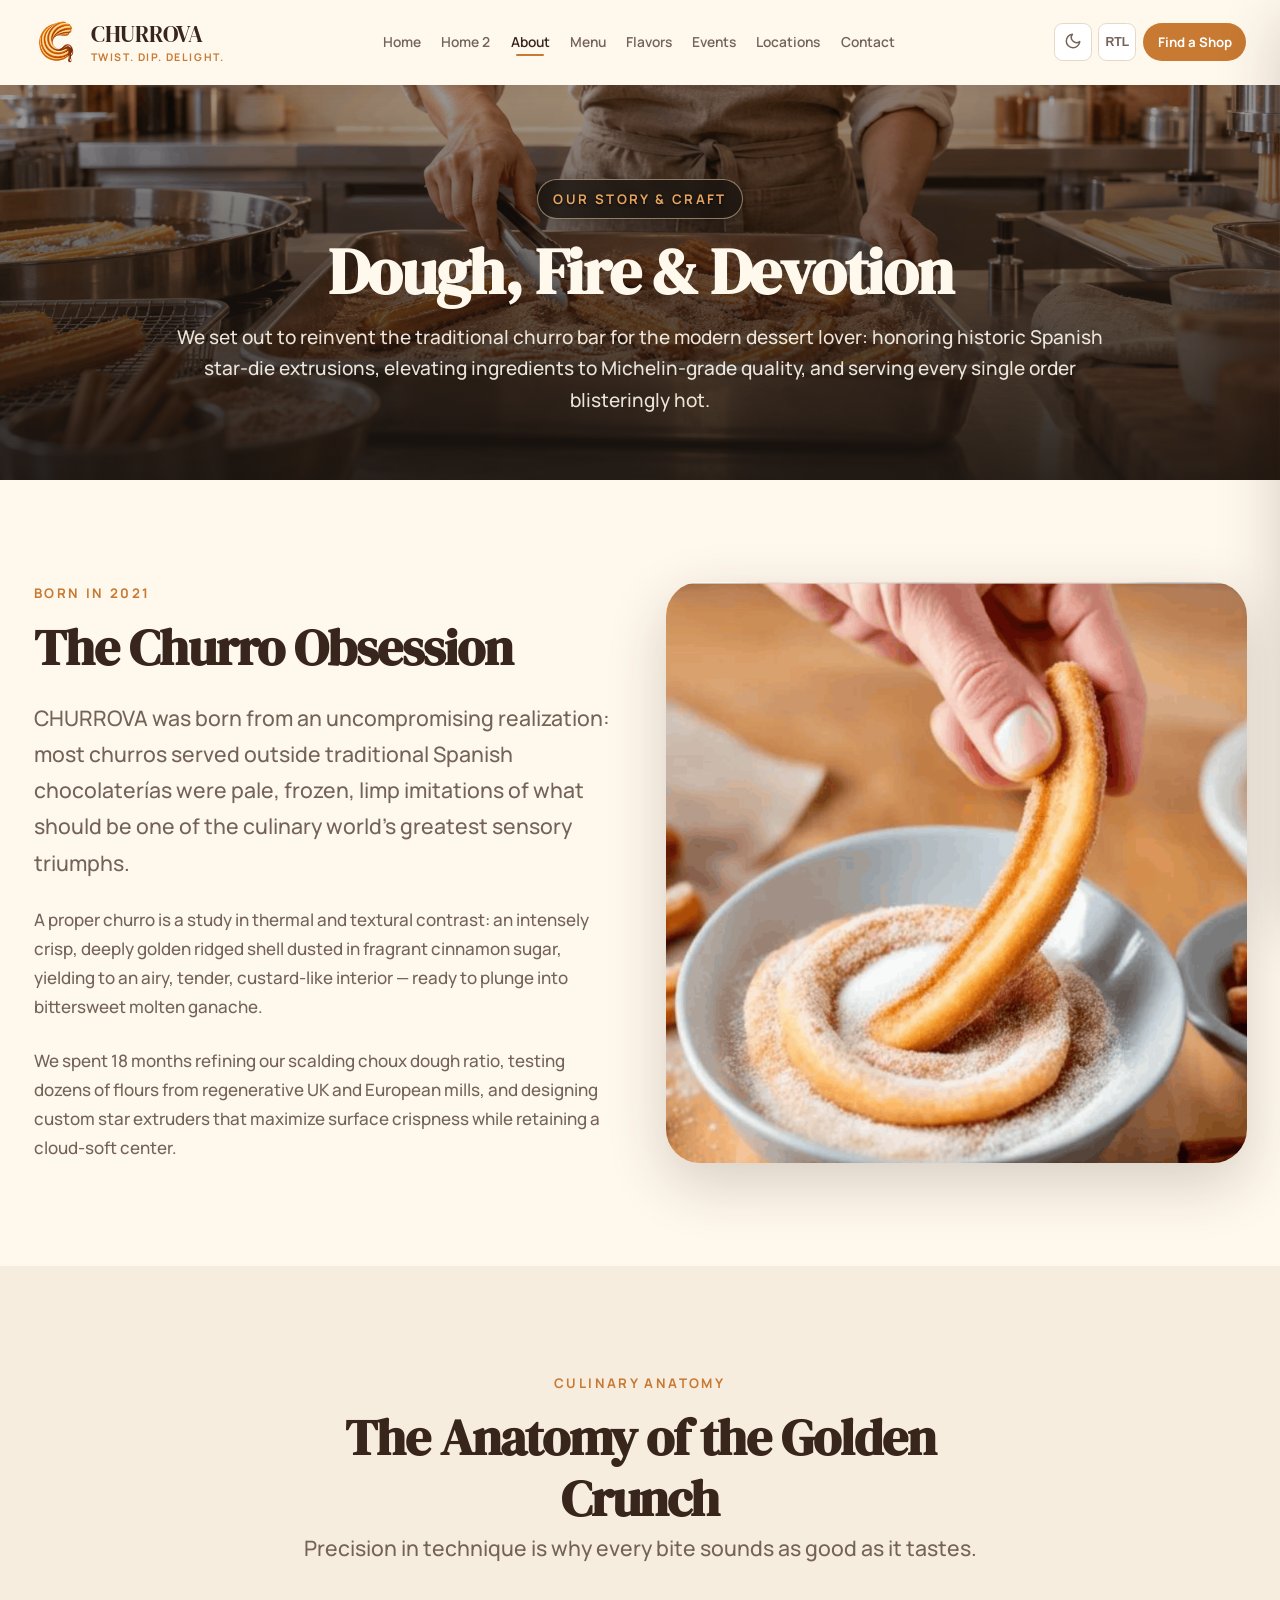
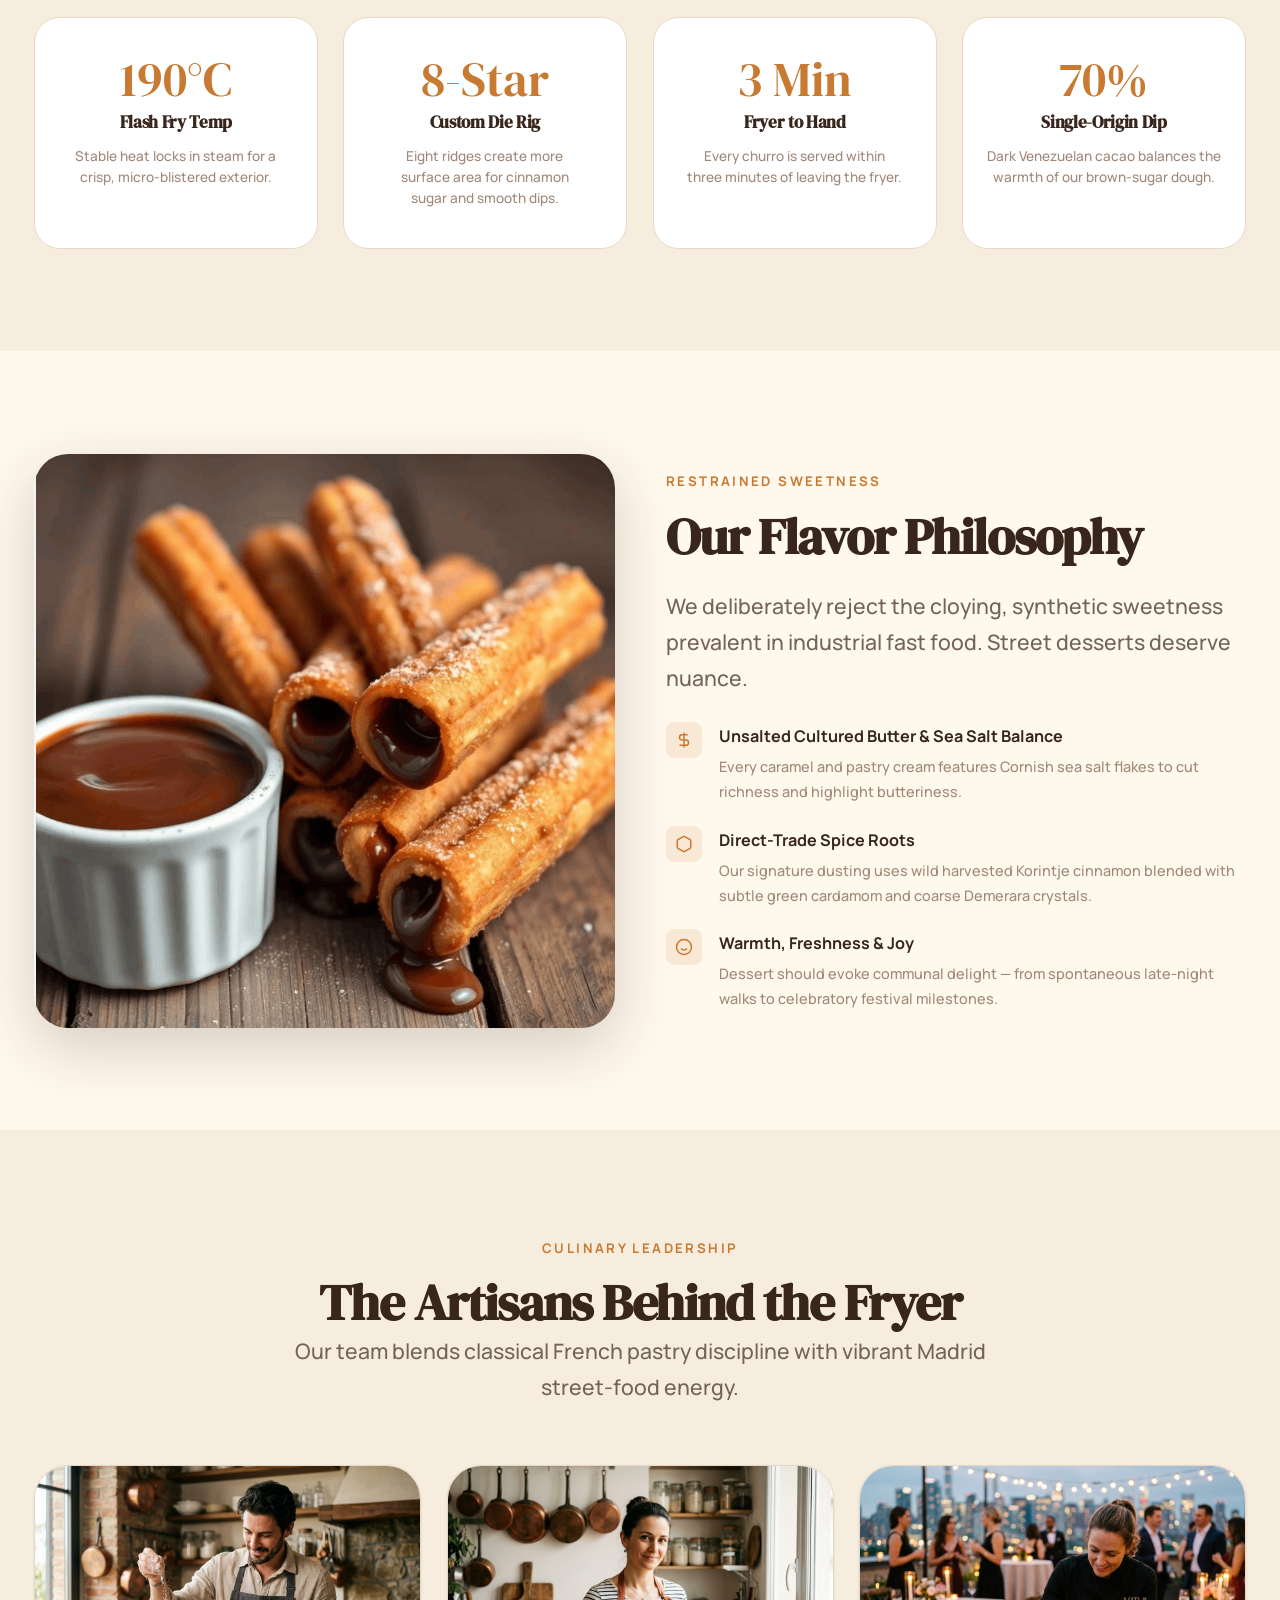
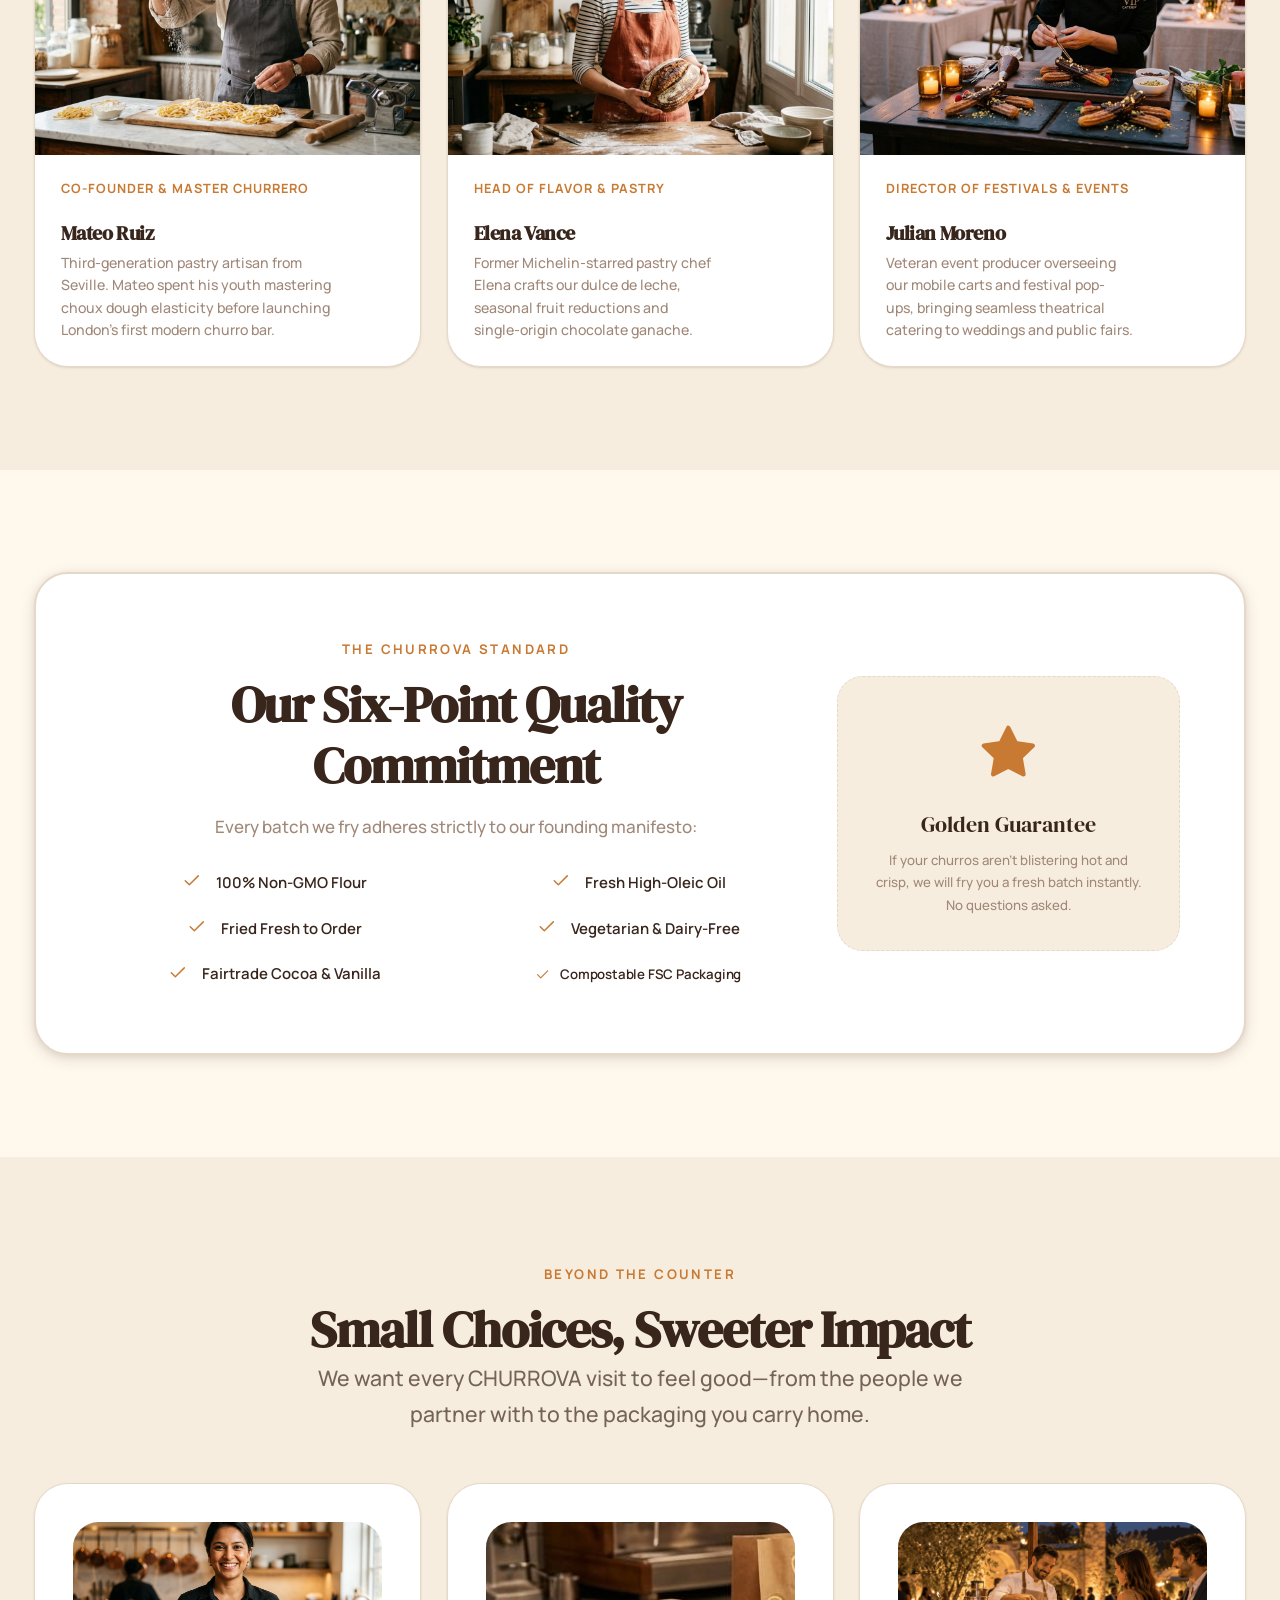
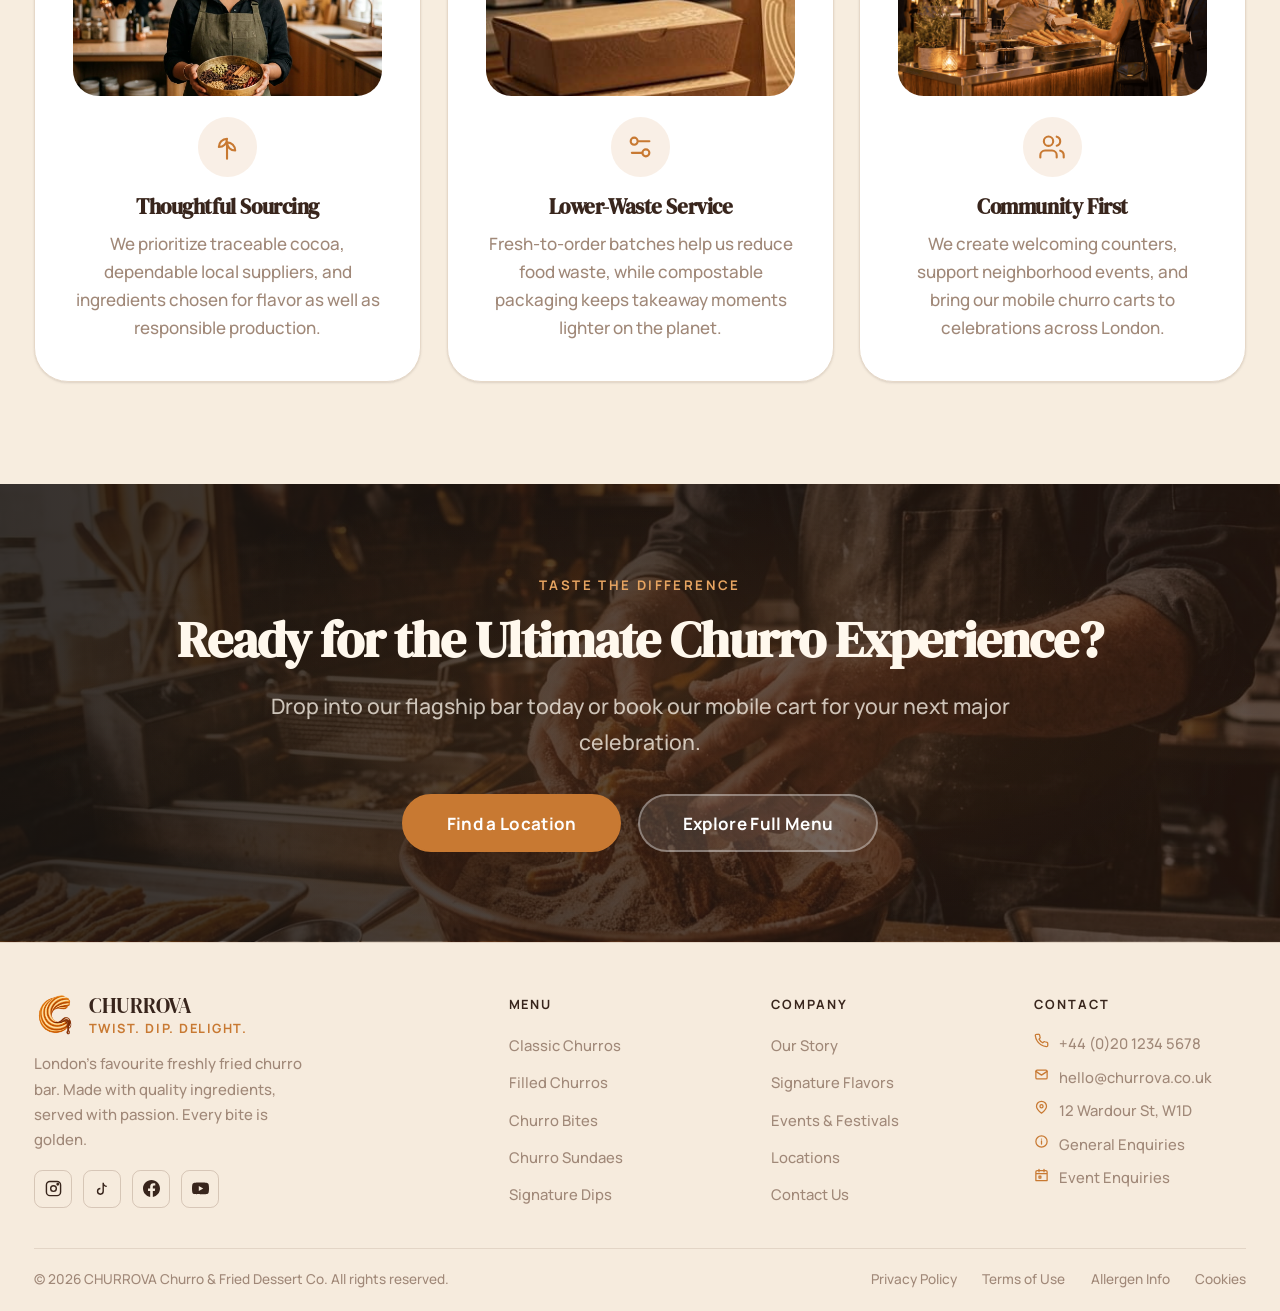
<file: about.html>
<!DOCTYPE html>
<html lang="en" data-theme="light" dir="ltr">

<head>
  <meta charset="UTF-8">
  <meta name="viewport" content="width=device-width, initial-scale=1.0">
  <meta name="description"
    content="About CHURROVA — Our story, artisan churro craftsmanship, flavor philosophy, and obsession with freshly fried golden perfection.">
  <title>Our Story &amp; Craft – CHURROVA Churro &amp; Fried Dessert Co.</title>
  <link rel="icon" type="image/svg+xml"
    href="data:image/svg+xml,<svg xmlns='http://www.w3.org/2000/svg' viewBox='0 0 100 100'><text y='.9em' font-size='90'>🌀</text></svg>">
  <link rel="preconnect" href="https://fonts.googleapis.com">
  <link rel="preconnect" href="https://fonts.gstatic.com" crossorigin>
  <link rel="stylesheet" href="css/main.css">
  <link rel="stylesheet" href="css/header.css">
  <link rel="stylesheet" href="css/buttons.css">
  <link rel="stylesheet" href="css/editorial.css">
  <link rel="stylesheet" href="css/footer.css">
  <link rel="stylesheet" href="css/desktop.css">
  <link rel="stylesheet" href="css/tablet.css">
  <link rel="stylesheet" href="css/mobile.css?v=3">
  <link rel="stylesheet" href="css/rtl.css">
  <style>
    @media (max-width: 600px) {
      .team-grid > .col-md-4:last-child {
        grid-column: 1 / -1 !important;
        width: 100% !important;
        max-width: none !important;
        justify-self: stretch !important;
      }
    }
  </style>
</head>

<body>

  <!-- HEADER -->
  <header class="site-header" role="banner">
    <div class="container header-inner">
      <a href="index.html" class="site-logo">
        <div class="logo-icon">
          <svg viewBox="0 0 32 32">
            <path
              d="M16 4C9.37 4 4 9.37 4 16s5.37 12 12 12 12-5.37 12-12S22.63 4 16 4zm0 2c5.52 0 10 4.48 10 10S21.52 26 16 26 6 21.52 6 16 10.48 6 16 6zm-1 3v2.28A5.01 5.01 0 0 0 11 16a5 5 0 0 0 5 5 5 5 0 0 0 5-5 5.01 5.01 0 0 0-4-4.9V9h-2zm1 4a3 3 0 0 1 3 3 3 3 0 0 1-3 3 3 3 0 0 1-3-3 3 3 0 0 1 3-3z" />
          </svg>
        </div>
        <div class="logo-text">
          <span class="brand-name">CHURROVA</span>
          <span class="brand-sub">Twist. Dip. Delight.</span>
        </div>
      </a>
      <nav class="main-nav" aria-label="Main navigation">
        <ul class="nav-list">
          <li><a href="index.html">Home</a></li>
          <li><a href="home2.html">Home 2</a></li>
          <li><a href="about.html" class="active">About</a></li>
          <li><a href="menu.html">Menu</a></li>
          <li><a href="flavors.html">Flavors</a></li>
          <li><a href="events.html">Events</a></li>
          <li><a href="locations.html">Locations</a></li>
          <li><a href="contact.html">Contact</a></li>
        </ul>
      </nav>
      <div class="header-actions">
        <button class="icon-btn" data-action="toggle-theme" aria-label="Toggle dark/light mode">
          <span data-theme-icon><svg viewBox="0 0 24 24" fill="none" stroke="currentColor" stroke-width="2"
              stroke-linecap="round" stroke-linejoin="round">
              <path d="M21 12.79A9 9 0 1 1 11.21 3 7 7 0 0 0 21 12.79z" />
            </svg></span>
        </button>
        <button class="icon-btn" data-action="toggle-rtl" aria-label="Toggle RTL">
          <span data-rtl-label style="font-size:0.72rem;font-weight:700;">RTL</span>
        </button>
        <a href="locations.html#store-locations" class="btn-header-cta">Find a Shop</a>
        <button class="mobile-toggle" aria-label="Open menu">
          <span></span><span></span><span></span>
        </button>
      </div>
    </div>
  </header>

  <div class="drawer-overlay" aria-hidden="true"></div>
  <nav class="mobile-drawer" id="mobile-drawer" aria-label="Mobile navigation">
    <div class="drawer-header">
      <span class="brand-name"
        style="font-family:var(--font-display);font-size:1.2rem;color:var(--text-heading);">CHURROVA</span>
      <button class="drawer-close" aria-label="Close menu">&times;</button>
    </div>
    <div class="drawer-nav">
      <a href="index.html">Home</a>
      <a href="home2.html">Home 2</a>
      <a href="about.html" class="active">About</a>
      <a href="menu.html">Menu</a>
      <a href="flavors.html">Flavors</a>
      <a href="events.html">Events</a>
      <a href="locations.html">Locations</a>
      <a href="contact.html">Contact</a>
    </div>
    <div class="drawer-controls">
      <button class="icon-btn" data-action="toggle-theme"
        style="flex:1;border-radius:var(--radius-sm);font-size:0.8rem;font-weight:600;"><span data-theme-icon
          style="display:flex;align-items:center;gap:0.4rem;"><svg width="16" height="16" viewBox="0 0 24 24"
            fill="none" stroke="currentColor" stroke-width="2">
            <path d="M21 12.79A9 9 0 1 1 11.21 3 7 7 0 0 0 21 12.79z" />
          </svg>Dark</span></button>
      <button class="icon-btn" data-action="toggle-rtl"
        style="flex:1;border-radius:var(--radius-sm);font-size:0.8rem;font-weight:700;"><span
          data-rtl-label>RTL</span></button>
    </div>
    <div class="drawer-cta">
    </div>
  </nav>

  <!-- PAGE HERO -->
  <section class="page-hero" aria-label="About page hero">
    <div class="page-hero-bg">
      <img src="assets/images/cta/about.png" alt="Artisan churro preparation at CHURROVA dessert bar" loading="eager">
    </div>
    <div class="page-hero-overlay"></div>
    <div class="container page-hero-content">
      <span class="section-label" style="color:#E6A461;">Our Story &amp; Craft</span>
      <h1 class="page-hero-title">Dough, Fire &amp; Devotion</h1>
      <p class="page-hero-lead">We set out to reinvent the traditional churro bar for the modern dessert lover: honoring
        historic Spanish star-die extrusions, elevating ingredients to Michelin-grade quality, and serving every single
        order blisteringly hot.</p>
    </div>
  </section>

  <!-- SECTION 01: OUR STORY -->
  <section class="section-py" aria-labelledby="story-title">
    <div class="container">
      <div class="row align-items-center g-5">
        <div class="col-lg-6 reveal">
          <span class="section-label">Born in 2021</span>
          <h2 id="story-title" style="margin-bottom:1.25rem;">The Churro Obsession</h2>
          <p class="lead" style="margin-bottom:1.5rem;">CHURROVA was born from an uncompromising realization: most
            churros served outside traditional Spanish chocolaterías were pale, frozen, limp imitations of what should
            be one of the culinary world's greatest sensory triumphs.</p>
          <p style="margin-bottom:1.5rem;color:var(--text-body);">A proper churro is a study in thermal and textural
            contrast: an intensely crisp, deeply golden ridged shell dusted in fragrant cinnamon sugar, yielding to an
            airy, tender, custard-like interior — ready to plunge into bittersweet molten ganache.</p>
          <p style="color:var(--text-body);">We spent 18 months refining our scalding choux dough ratio, testing dozens
            of flours from regenerative UK and European mills, and designing custom star extruders that maximize surface
            crispness while retaining a cloud-soft center.</p>
        </div>

        <div class="col-lg-6 reveal delay-1">
          <div style="border-radius:var(--radius-xl);overflow:hidden;box-shadow:var(--shadow-xl);aspect-ratio:4/3;">
            <img src="assets/images/pages/page-sugar-craft.png"
              alt="CHURROVA artisan tossing freshly fried churros in cinnamon sugar blend"
              style="width:100%;height:100%;object-fit:cover;" loading="lazy">
          </div>
        </div>
      </div>
    </div>
  </section>

  <!-- SECTION 02: THE GOLDEN CRUNCH (INFOGRAPHIC STATS) -->
  <section class="section-py" style="background:var(--bg2);" aria-labelledby="craft-stats-title">
    <div class="container">
      <div class="text-center" style="max-width:700px;margin:0 auto 3rem;">
        <span class="section-label">Culinary Anatomy</span>
        <h2 id="craft-stats-title" class="reveal">The Anatomy of the Golden Crunch</h2>
        <p class="lead reveal delay-1" style="margin:0 auto;">Precision in technique is why every bite sounds as good as
          it tastes.</p>
      </div>

      <div class="row g-4 text-center anatomy-grid">
        <div class="col-md-3 col-6">
          <div class="anatomy-card"
            style="background:var(--card-bg);border:1.5px solid var(--border-color);border-radius:var(--radius-lg);padding:2.25rem 1.25rem;height:100%;">
            <div
              style="font-family:var(--font-display);font-size:2.8rem;color:var(--accent);line-height:1;margin-bottom:0.5rem;">
              190°C</div>
            <h3 style="font-size:1rem;color:var(--text-heading);margin-bottom:0.5rem;">Flash Fry Temp</h3>
            <p style="font-size:0.8rem;color:var(--text-muted);margin:0;">Stable heat locks in steam for a crisp,
              micro-blistered exterior.</p>
          </div>
        </div>

        <div class="col-md-3 col-6">
          <div class="anatomy-card"
            style="background:var(--card-bg);border:1.5px solid var(--border-color);border-radius:var(--radius-lg);padding:2.25rem 1.25rem;height:100%;">
            <div
              style="font-family:var(--font-display);font-size:2.8rem;color:var(--accent);line-height:1;margin-bottom:0.5rem;">
              8-Star</div>
            <h3 style="font-size:1rem;color:var(--text-heading);margin-bottom:0.5rem;">Custom Die Rig</h3>
            <p style="font-size:0.8rem;color:var(--text-muted);margin:0;">Eight ridges create more surface area for
              cinnamon sugar and smooth dips.</p>
          </div>
        </div>

        <div class="col-md-3 col-6">
          <div class="anatomy-card"
            style="background:var(--card-bg);border:1.5px solid var(--border-color);border-radius:var(--radius-lg);padding:2.25rem 1.25rem;height:100%;">
            <div
              style="font-family:var(--font-display);font-size:2.8rem;color:var(--accent);line-height:1;margin-bottom:0.5rem;">
              3 Min</div>
            <h3 style="font-size:1rem;color:var(--text-heading);margin-bottom:0.5rem;">Fryer to Hand</h3>
            <p style="font-size:0.8rem;color:var(--text-muted);margin:0;">Every churro is served within three minutes of
              leaving the fryer.</p>
          </div>
        </div>

        <div class="col-md-3 col-6">
          <div class="anatomy-card"
            style="background:var(--card-bg);border:1.5px solid var(--border-color);border-radius:var(--radius-lg);padding:2.25rem 1.25rem;height:100%;">
            <div
              style="font-family:var(--font-display);font-size:2.8rem;color:var(--accent);line-height:1;margin-bottom:0.5rem;">
              70%</div>
            <h3 style="font-size:1rem;color:var(--text-heading);margin-bottom:0.5rem;">Single-Origin Dip</h3>
            <p style="font-size:0.8rem;color:var(--text-muted);margin:0;">Dark Venezuelan cacao balances the warmth of
              our brown-sugar dough.</p>
          </div>
        </div>
      </div>
    </div>
  </section>

  <!-- SECTION 03: FLAVOR PHILOSOPHY -->
  <section class="section-py" aria-labelledby="philosophy-title">
    <div class="container">
      <div class="row align-items-center g-5">
        <div class="col-lg-6 order-lg-2 reveal">
          <span class="section-label">Restrained Sweetness</span>
          <h2 id="philosophy-title" style="margin-bottom:1.25rem;">Our Flavor Philosophy</h2>
          <p class="lead" style="margin-bottom:1.5rem;">We deliberately reject the cloying, synthetic sweetness
            prevalent in industrial fast food. Street desserts deserve nuance.</p>

          <div style="display:flex;flex-direction:column;gap:1.25rem;">
            <div style="display:flex;gap:1rem;align-items:flex-start;">
              <div
                style="width:36px;height:36px;background:rgba(200,121,50,.12);border-radius:var(--radius-sm);display:flex;align-items:center;justify-content:center;color:var(--accent);flex-shrink:0;">
                <svg width="18" height="18" viewBox="0 0 24 24" fill="none" stroke="currentColor" stroke-width="2">
                  <path d="M12 2v20M17 5H9.5a3.5 3.5 0 0 0 0 7h5a3.5 3.5 0 0 1 0 7H6" />
                </svg>
              </div>
              <div>
                <strong style="color:var(--text-heading);font-size:0.95rem;">Unsalted Cultured Butter &amp; Sea Salt
                  Balance</strong>
                <p style="font-size:0.85rem;color:var(--text-muted);margin-top:0.25rem;">Every caramel and pastry cream
                  features Cornish sea salt flakes to cut richness and highlight butteriness.</p>
              </div>
            </div>

            <div style="display:flex;gap:1rem;align-items:flex-start;">
              <div
                style="width:36px;height:36px;background:rgba(200,121,50,.12);border-radius:var(--radius-sm);display:flex;align-items:center;justify-content:center;color:var(--accent);flex-shrink:0;">
                <svg width="18" height="18" viewBox="0 0 24 24" fill="none" stroke="currentColor" stroke-width="2">
                  <path
                    d="M21 16V8a2 2 0 0 0-1-1.73l-7-4a2 2 0 0 0-2 0l-7 4A2 2 0 0 0 3 8v8a2 2 0 0 0 1 1.73l7 4a2 2 0 0 0 2 0l7-4A2 2 0 0 0 21 16z" />
                </svg>
              </div>
              <div>
                <strong style="color:var(--text-heading);font-size:0.95rem;">Direct-Trade Spice Roots</strong>
                <p style="font-size:0.85rem;color:var(--text-muted);margin-top:0.25rem;">Our signature dusting uses wild
                  harvested Korintje cinnamon blended with subtle green cardamom and coarse Demerara crystals.</p>
              </div>
            </div>

            <div style="display:flex;gap:1rem;align-items:flex-start;">
              <div
                style="width:36px;height:36px;background:rgba(200,121,50,.12);border-radius:var(--radius-sm);display:flex;align-items:center;justify-content:center;color:var(--accent);flex-shrink:0;">
                <svg width="18" height="18" viewBox="0 0 24 24" fill="none" stroke="currentColor" stroke-width="2">
                  <circle cx="12" cy="12" r="10" />
                  <path d="M8 14s1.5 2 4 2 4-2 4-2" />
                </svg>
              </div>
              <div>
                <strong style="color:var(--text-heading);font-size:0.95rem;">Warmth, Freshness &amp; Joy</strong>
                <p style="font-size:0.85rem;color:var(--text-muted);margin-top:0.25rem;">Dessert should evoke communal
                  delight — from spontaneous late-night walks to celebratory festival milestones.</p>
              </div>
            </div>
          </div>
        </div>

        <div class="col-lg-6 order-lg-1 reveal delay-1">
          <div style="border-radius:var(--radius-xl);overflow:hidden;box-shadow:var(--shadow-xl);aspect-ratio:4/3;">
            <img src="assets/images/pages/page-chocolate-filled.png"
              alt="CHURROVA chocolate filled churros oozing rich molten ganache"
              style="width:100%;height:100%;object-fit:cover;" loading="lazy">
          </div>
        </div>
      </div>
    </div>
  </section>

  <!-- SECTION 04: MEET THE ARTISANS -->
  <section class="section-py" style="background:var(--bg2);" aria-labelledby="team-title">
    <div class="container">
      <div class="text-center" style="max-width:700px;margin:0 auto 3.5rem;">
        <span class="section-label">Culinary Leadership</span>
        <h2 id="team-title" class="reveal">The Artisans Behind the Fryer</h2>
        <p class="lead reveal delay-1" style="margin:0 auto;">Our team blends classical French pastry discipline with
          vibrant Madrid street-food energy.</p>
      </div>

      <div class="row g-4 team-grid">
        <div class="col-md-4">
          <div
            style="background:var(--card-bg);border:1px solid var(--border-color);border-radius:var(--radius-xl);overflow:hidden;height:100%;transition:transform var(--transition);box-shadow:var(--shadow-sm);"
            onmouseover="this.style.transform='translateY(-6px)'" onmouseout="this.style.transform='translateY(0)'">
            <div
              style="aspect-ratio:4/3;background:linear-gradient(135deg, #C87932, #9E5724);position:relative;overflow:hidden;">
              <img src="assets/images/pages/chef-marco.jpg" alt="Mateo Ruiz - Co-Founder &amp; Master Churrero"
                style="width:100%;height:100%;object-fit:cover;">
            </div>
            <div style="padding:1.5rem;">
              <span
                style="font-size:0.75rem;font-weight:700;color:var(--accent);text-transform:uppercase;letter-spacing:0.08em;">Co-Founder
                &amp; Master Churrero</span>
              <h3 style="font-size:1.2rem;margin:0.25rem 0 0.5rem;color:var(--text-heading);">Mateo Ruiz</h3>
              <p class="team-description" style="font-size:0.83rem;color:var(--text-muted);line-height:1.6;margin:0;">
                Third-generation pastry artisan from Seville. Mateo spent his youth mastering choux dough elasticity
                before launching London's first modern churro bar.</p>
            </div>
          </div>
        </div>

        <div class="col-md-4">
          <div
            style="background:var(--card-bg);border:1px solid var(--border-color);border-radius:var(--radius-xl);overflow:hidden;height:100%;transition:transform var(--transition);box-shadow:var(--shadow-sm);"
            onmouseover="this.style.transform='translateY(-6px)'" onmouseout="this.style.transform='translateY(0)'">
            <div
              style="aspect-ratio:4/3;background:linear-gradient(135deg, #38251C, #C87932);position:relative;overflow:hidden;">
              <img src="assets/images/pages/chef-camille.jpg" alt="Elena Vance - Head of Flavor &amp; Pastry"
                style="width:100%;height:100%;object-fit:cover;">
            </div>
            <div style="padding:1.5rem;">
              <span
                style="font-size:0.75rem;font-weight:700;color:var(--accent);text-transform:uppercase;letter-spacing:0.08em;">Head
                of Flavor &amp; Pastry</span>
              <h3 style="font-size:1.2rem;margin:0.25rem 0 0.5rem;color:var(--text-heading);">Elena Vance</h3>
              <p class="team-description" style="font-size:0.83rem;color:var(--text-muted);line-height:1.6;margin:0;">
                Former Michelin-starred pastry chef Elena crafts our dulce de leche, seasonal fruit reductions and
                single-origin chocolate ganache.</p>
            </div>
          </div>
        </div>

        <div class="col-md-4">
          <div
            style="background:var(--card-bg);border:1px solid var(--border-color);border-radius:var(--radius-xl);overflow:hidden;height:100%;transition:transform var(--transition);box-shadow:var(--shadow-sm);"
            onmouseover="this.style.transform='translateY(-6px)'" onmouseout="this.style.transform='translateY(0)'">
            <div
              style="aspect-ratio:4/3;background:linear-gradient(135deg, #9E5724, #38251C);position:relative;overflow:hidden;">
              <img src="assets/images/events/private-vip.jpg" alt="Julian Moreno - Director of Experiences"
                style="width:100%;height:100%;object-fit:cover;">
            </div>
            <div style="padding:1.5rem;">
              <span
                style="font-size:0.75rem;font-weight:700;color:var(--accent);text-transform:uppercase;letter-spacing:0.08em;">Director
                of Festivals &amp; Events</span>
              <h3 style="font-size:1.2rem;margin:0.25rem 0 0.5rem;color:var(--text-heading);">Julian Moreno</h3>
              <p class="team-description" style="font-size:0.83rem;color:var(--text-muted);line-height:1.6;margin:0;">
                Veteran event producer overseeing our mobile carts and festival pop-ups, bringing seamless theatrical
                catering to weddings and public fairs.</p>
            </div>
          </div>
        </div>
      </div>
    </div>
  </section>

  <!-- SECTION 05: OUR QUALITY PROMISE -->
  <section class="section-py" aria-labelledby="promise-title">
    <div class="container">
      <div
        style="background:var(--card-bg);border:2px solid var(--border-color);border-radius:var(--radius-xl);padding:clamp(2rem, 5vw, 4rem);box-shadow:var(--shadow-md);">
        <div class="row align-items-center g-4 quality-promise-layout">
          <div class="col-lg-8 quality-promise-copy">
            <span class="section-label">The CHURROVA Standard</span>
            <h2 id="promise-title" style="margin-bottom:1rem;">Our Six-Point Quality Commitment</h2>
            <p style="color:var(--text-muted);margin-bottom:1.5rem;">Every batch we fry adheres strictly to our founding
              manifesto:</p>
            <div class="row g-3 quality-grid">
              <div class="col-sm-6">
                <div style="display:flex;gap:0.75rem;align-items:center;">
                  <span style="color:#27AE60;font-weight:bold;">✓</span>
                  <span style="font-size:0.88rem;color:var(--text-heading);font-weight:600;">100% Non-GMO Flour</span>
                </div>
              </div>
              <div class="col-sm-6">
                <div style="display:flex;gap:0.75rem;align-items:center;">
                  <span style="color:#27AE60;font-weight:bold;">✓</span>
                  <span style="font-size:0.88rem;color:var(--text-heading);font-weight:600;">Fresh High-Oleic Oil</span>
                </div>
              </div>
              <div class="col-sm-6">
                <div style="display:flex;gap:0.75rem;align-items:center;">
                  <span style="color:#27AE60;font-weight:bold;">✓</span>
                  <span style="font-size:0.88rem;color:var(--text-heading);font-weight:600;">Fried Fresh to Order</span>
                </div>
              </div>
              <div class="col-sm-6">
                <div style="display:flex;gap:0.75rem;align-items:center;">
                  <span style="color:#27AE60;font-weight:bold;">✓</span>
                  <span style="font-size:0.88rem;color:var(--text-heading);font-weight:600;">Vegetarian &amp; Dairy-Free</span>
                </div>
              </div>
              <div class="col-sm-6">
                <div style="display:flex;gap:0.75rem;align-items:center;">
                  <span style="color:#27AE60;font-weight:bold;">✓</span>
                  <span style="font-size:0.88rem;color:var(--text-heading);font-weight:600;">Fairtrade Cocoa &amp; Vanilla</span>
                </div>
              </div>
              <div class="col-sm-6">
                <div class="quality-item quality-item-long" style="display:flex;gap:0.75rem;align-items:center;">
                  <span style="color:#27AE60;font-weight:bold;">✓</span>
                  <span style="font-size:0.88rem;color:var(--text-heading);font-weight:600;">Compostable FSC Packaging</span>
                </div>
              </div>
            </div>
          </div>
          <div class="col-lg-4 text-center quality-guarantee">
            <div
              style="display:inline-flex;flex-direction:column;align-items:center;background:var(--bg2);border:1px dashed var(--border-color);border-radius:var(--radius-lg);padding:2rem;">
              <div style="font-size:3rem;margin-bottom:0.5rem;">🌟</div>
              <div style="font-family:var(--font-display);font-size:1.3rem;color:var(--text-heading);">Golden Guarantee
              </div>
              <p style="font-size:0.78rem;color:var(--text-muted);margin-top:0.3rem;">If your churros aren't blistering
                hot and crisp, we will fry you a fresh batch instantly. No questions asked.</p>
            </div>
          </div>
        </div>
      </div>
    </div>
  </section>

  <!-- SECTION 06: BEYOND THE COUNTER -->
  <section class="section-py" style="background:var(--bg2);" aria-labelledby="impact-title">
    <div class="container">
      <div class="text-center" style="max-width:720px;margin:0 auto 3rem;">
        <span class="section-label">Beyond the Counter</span>
        <h2 id="impact-title" class="reveal">Small Choices, Sweeter Impact</h2>
        <p class="lead reveal delay-1" style="margin:0 auto;">We want every CHURROVA visit to feel good—from the people we partner with to the packaging you carry home.</p>
      </div>

      <div class="about-impact-grid">
        <article class="about-impact-card reveal">
          <img class="about-impact-image" src="assets/images/pages/chef-priya.jpg" alt="Pastry chef presenting responsibly sourced spices" loading="lazy">
          <div class="about-impact-icon" aria-hidden="true">
            <svg viewBox="0 0 24 24" fill="none" stroke="currentColor" stroke-width="1.8" stroke-linecap="round" stroke-linejoin="round">
              <path d="M12 22V8"/><path d="M5 12c4 0 7-3 7-7-4 0-7 3-7 7Z"/><path d="M19 15c-4 0-7-3-7-7 4 0 7 3 7 7Z"/>
            </svg>
          </div>
          <h3>Thoughtful Sourcing</h3>
          <p>We prioritize traceable cocoa, dependable local suppliers, and ingredients chosen for flavor as well as responsible production.</p>
        </article>

        <article class="about-impact-card reveal delay-1">
          <img class="about-impact-image" src="assets/images/menu/coffee-bar.jpg" alt="Recyclable CHURROVA takeaway boxes at the counter" loading="lazy">
          <div class="about-impact-icon" aria-hidden="true">
            <svg viewBox="0 0 24 24" fill="none" stroke="currentColor" stroke-width="1.8" stroke-linecap="round" stroke-linejoin="round">
              <path d="M20 7h-9"/><path d="M14 17H5"/><circle cx="7" cy="7" r="3"/><circle cx="17" cy="17" r="3"/>
            </svg>
          </div>
          <h3>Lower-Waste Service</h3>
          <p>Fresh-to-order batches help us reduce food waste, while compostable packaging keeps takeaway moments lighter on the planet.</p>
        </article>

        <article class="about-impact-card reveal delay-2">
          <img class="about-impact-image" src="assets/images/hero/hero-events.jpg" alt="CHURROVA mobile churro cart serving guests at a community celebration" loading="lazy">
          <div class="about-impact-icon" aria-hidden="true">
            <svg viewBox="0 0 24 24" fill="none" stroke="currentColor" stroke-width="1.8" stroke-linecap="round" stroke-linejoin="round">
              <path d="M16 21v-2a4 4 0 0 0-4-4H6a4 4 0 0 0-4 4v2"/><circle cx="9" cy="7" r="4"/><path d="M22 21v-2a4 4 0 0 0-3-3.87"/><path d="M16 3.13a4 4 0 0 1 0 7.75"/>
            </svg>
          </div>
          <h3>Community First</h3>
          <p>We create welcoming counters, support neighborhood events, and bring our mobile churro carts to celebrations across London.</p>
        </article>
      </div>
    </div>
  </section>

  <!-- SECTION 07: FINAL CTA -->
  <section class="cta-gradient" style="--cta-image:url('../assets/images/hero/hero-about.jpg');"
    aria-labelledby="about-cta-title">
    <div class="container text-center">
      <span class="section-label" style="color:#E6A461;">Taste the Difference</span>
      <h2 id="about-cta-title" class="reveal" style="color:var(--cream);margin-bottom:1rem;">Ready for the Ultimate
        Churro Experience?</h2>
      <p class="lead reveal delay-1" style="margin:0 auto 2rem;color:rgba(255,248,237,.75);">Drop into our flagship bar
        today or book our mobile cart for your next major celebration.</p>
      <div class="btn-group reveal delay-2" style="justify-content:center;">
        <a href="locations.html" class="btn btn-primary btn-lg">Find a Location</a>
        <a href="menu.html" class="btn btn-ghost btn-lg">Explore Full Menu</a>
      </div>
    </div>
  </section>

  <!-- FOOTER -->
  <footer class="site-footer" role="contentinfo">
    <div class="container">
      <div class="footer-grid">
        <div class="footer-brand">
          <a href="index.html" class="footer-logo">
            <div class="footer-logo-icon">
              <svg viewBox="0 0 32 32">
                <path
                  d="M16 4C9.37 4 4 9.37 4 16s5.37 12 12 12 12-5.37 12-12S22.63 4 16 4zm0 2c5.52 0 10 4.48 10 10S21.52 26 16 26 6 21.52 6 16 10.48 6 16 6zm-1 3v2.28A5.01 5.01 0 0 0 11 16a5 5 0 0 0 5 5 5 5 0 0 0 5-5 5.01 5.01 0 0 0-4-4.9V9h-2zm1 4a3 3 0 0 1 3 3 3 3 0 0 1-3 3 3 3 0 0 1-3-3 3 3 0 0 1 3-3z" />
              </svg>
            </div>
            <div>
              <div class="footer-brand-name">CHURROVA</div>
              <span class="footer-tagline">Twist. Dip. Delight.</span>
            </div>
          </a>
          <p>Freshly fried artisan churros, dipping sauces and memorable festival dessert experiences.</p>
          <div class="footer-social">
            <a href="#" class="social-btn" aria-label="Instagram"><svg viewBox="0 0 24 24" fill="none"
                stroke="currentColor" stroke-width="2" stroke-linecap="round" stroke-linejoin="round">
                <rect x="2" y="2" width="20" height="20" rx="5" ry="5" />
                <path d="M16 11.37A4 4 0 1 1 12.63 8 4 4 0 0 1 16 11.37z" />
                <line x1="17.5" y1="6.5" x2="17.51" y2="6.5" />
              </svg></a>
            <a href="#" class="social-btn" aria-label="TikTok"><svg viewBox="0 0 24 24" fill="none"
                stroke="currentColor" stroke-width="2" stroke-linecap="round" stroke-linejoin="round">
                <path d="M9 12a4 4 0 1 0 4 4V4a5 5 0 0 0 5 5" />
              </svg></a>
          </div>
        </div>
        <div>
          <div class="footer-col-title">Menu</div>
          <ul class="footer-links">
            <li><a href="menu.html">Classic Churros</a></li>
            <li><a href="menu.html">Filled Churros</a></li>
            <li><a href="menu.html">Churro Bites</a></li>
            <li><a href="menu.html">Churro Sundaes</a></li>
            <li><a href="menu.html">Signature Dips</a></li>
            <li><a href="menu.html">Sharing Boxes</a></li>
          </ul>
        </div>
        <div>
          <div class="footer-col-title">Company</div>
          <ul class="footer-links">
            <li><a href="about.html">Our Story</a></li>
            <li><a href="flavors.html">Signature Flavors</a></li>
            <li><a href="events.html">Events &amp; Festivals</a></li>
            <li><a href="locations.html">Locations</a></li>
            <li><a href="contact.html">Contact</a></li>
          </ul>
        </div>
        <div>
          <div class="footer-col-title">Opening Hours</div>
          <div class="hours-list">
            <div class="hours-item"><span class="day">Mon–Fri</span><span>11am–10pm</span></div>
            <div class="hours-item"><span class="day">Sat</span><span>10am–11pm</span></div>
            <div class="hours-item"><span class="day">Sun</span><span>10am–9pm</span></div>
          </div>
        </div>
      </div>
      <div class="footer-bottom">
        <p class="footer-copyright">&copy; 2026 CHURROVA Churro &amp; Fried Dessert Co. All rights reserved.</p>
        <nav class="footer-legal"><a href="#">Privacy</a><a href="#">Terms</a><a href="#">Allergens</a></nav>
      </div>
    </div>
  </footer>

  <script src="js/main.js"></script>
</body>

</html>
</file>
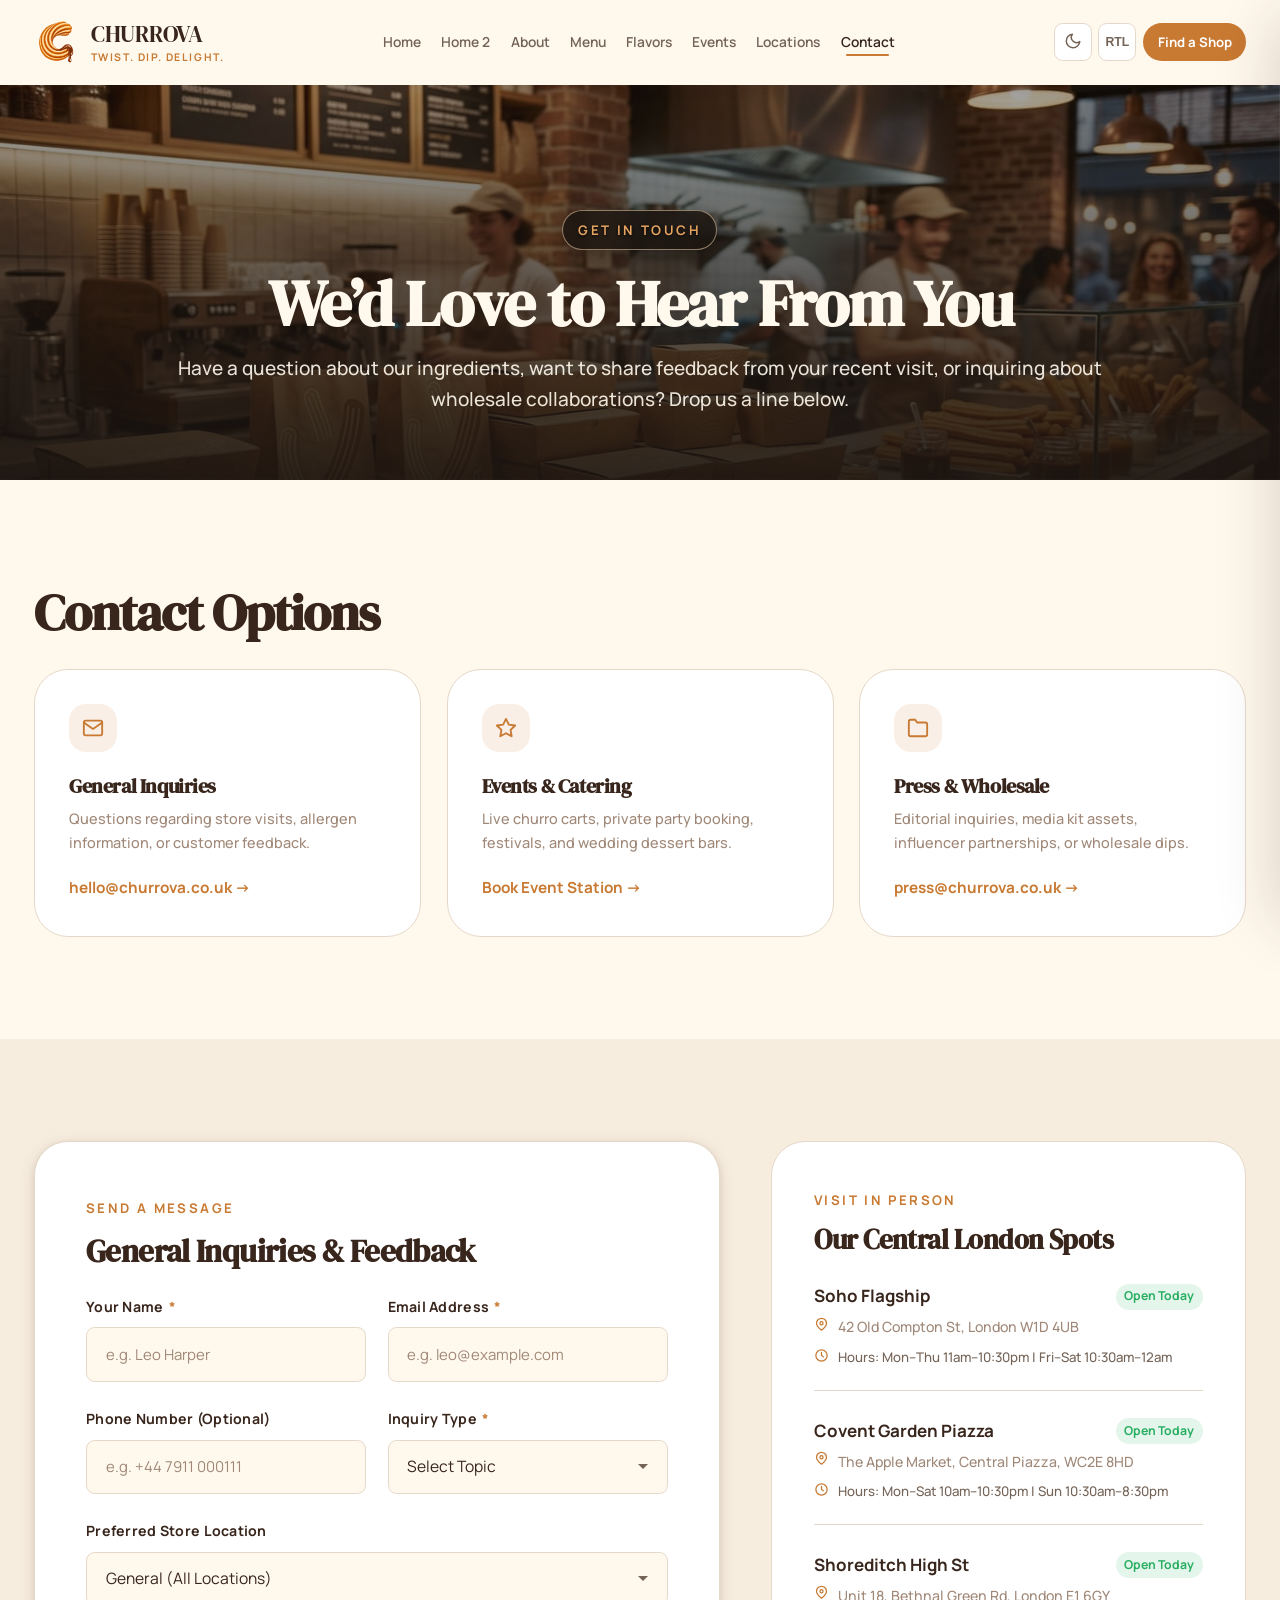
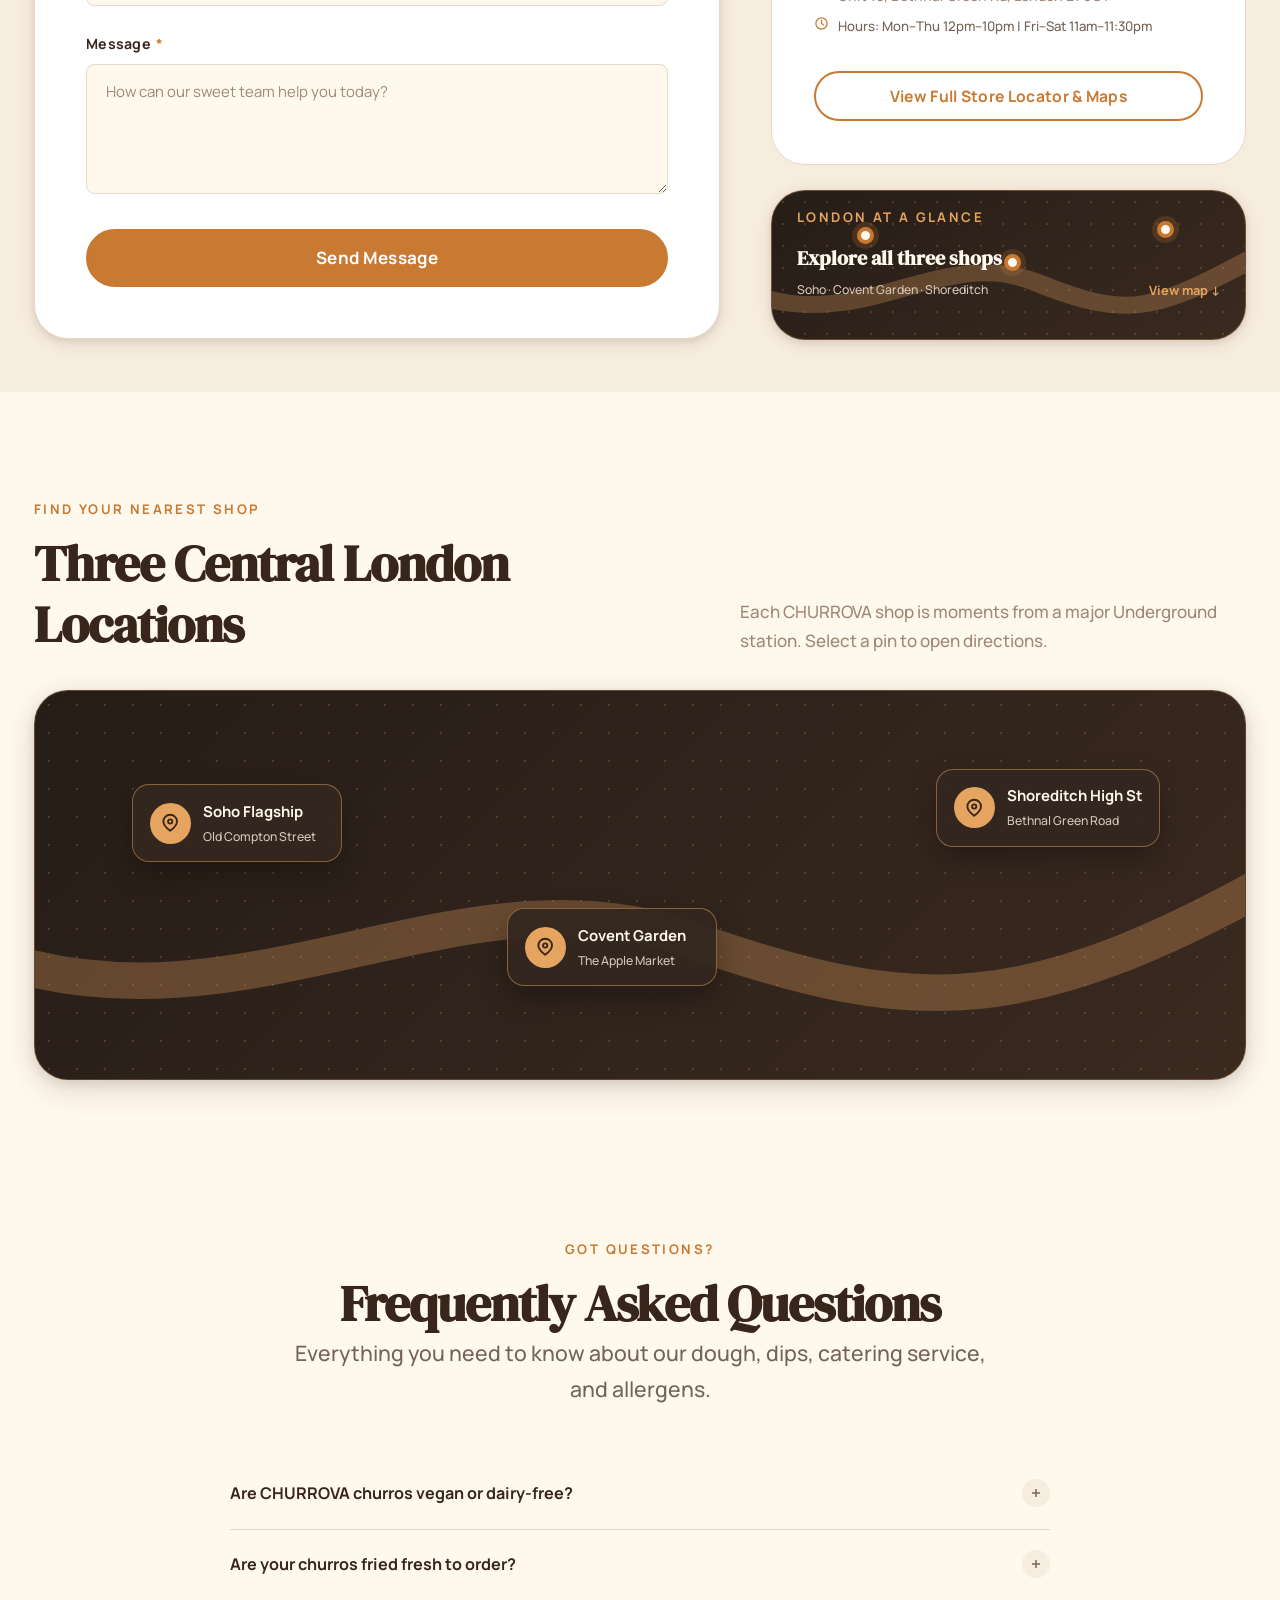
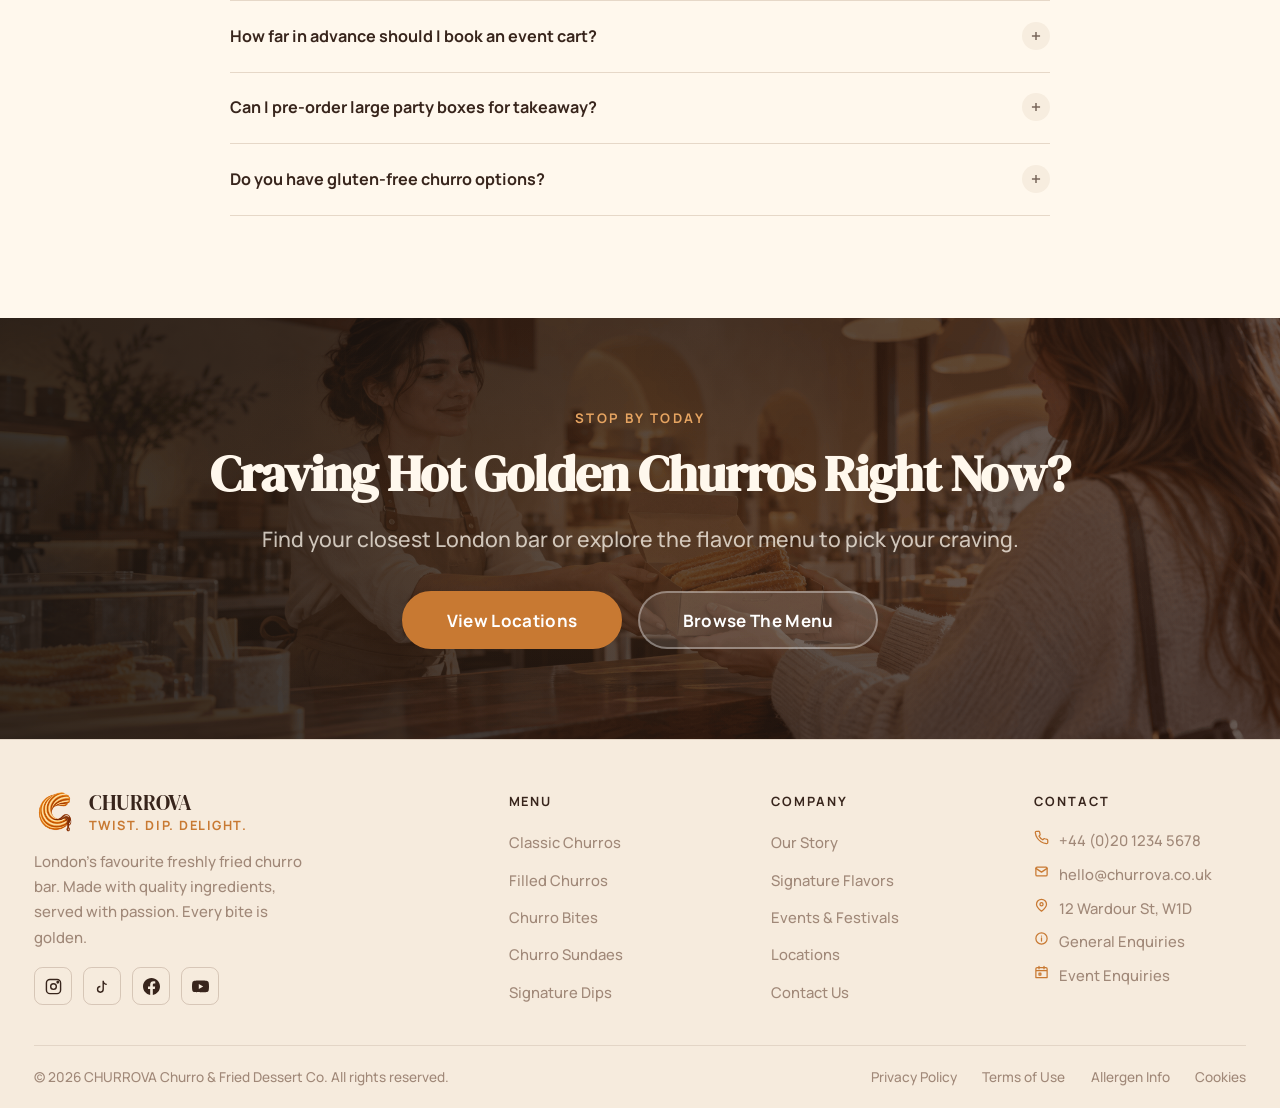
<file: contact.html>
<!DOCTYPE html>
<html lang="en" data-theme="light" dir="ltr">
<head>
  <meta charset="UTF-8">
  <meta name="viewport" content="width=device-width, initial-scale=1.0">
  <meta name="description" content="Contact CHURROVA — Reach out for general questions, catering enquiries, feedback, or press requests. Check store hours and visit our London dessert bars.">
  <title>Contact &amp; FAQ – CHURROVA Churro &amp; Fried Dessert Co.</title>
  <link rel="icon" type="image/svg+xml" href="data:image/svg+xml,<svg xmlns='http://www.w3.org/2000/svg' viewBox='0 0 100 100'><text y='.9em' font-size='90'>🌀</text></svg>">
  <link rel="preconnect" href="https://fonts.googleapis.com">
  <link rel="preconnect" href="https://fonts.gstatic.com" crossorigin>
  <link rel="stylesheet" href="css/main.css">
  <link rel="stylesheet" href="css/header.css">
  <link rel="stylesheet" href="css/buttons.css">
  <link rel="stylesheet" href="css/editorial.css">
  <link rel="stylesheet" href="css/forms.css">
  <link rel="stylesheet" href="css/footer.css">
  <link rel="stylesheet" href="css/desktop.css">
  <link rel="stylesheet" href="css/tablet.css">
  <link rel="stylesheet" href="css/mobile.css?v=4">
  <link rel="stylesheet" href="css/rtl.css">
</head>
<body>

<!-- HEADER -->
<header class="site-header" role="banner">
  <div class="container header-inner">
    <a href="index.html" class="site-logo">
      <div class="logo-icon">
        <svg viewBox="0 0 32 32"><path d="M16 4C9.37 4 4 9.37 4 16s5.37 12 12 12 12-5.37 12-12S22.63 4 16 4zm0 2c5.52 0 10 4.48 10 10S21.52 26 16 26 6 21.52 6 16 10.48 6 16 6zm-1 3v2.28A5.01 5.01 0 0 0 11 16a5 5 0 0 0 5 5 5 5 0 0 0 5-5 5.01 5.01 0 0 0-4-4.9V9h-2zm1 4a3 3 0 0 1 3 3 3 3 0 0 1-3 3 3 3 0 0 1-3-3 3 3 0 0 1 3-3z"/></svg>
      </div>
      <div class="logo-text">
        <span class="brand-name">CHURROVA</span>
          <span class="brand-sub">Twist. Dip. Delight.</span>
      </div>
    </a>
    <nav class="main-nav" aria-label="Main navigation">
      <ul class="nav-list">
        <li><a href="index.html">Home</a></li>
        <li><a href="home2.html">Home 2</a></li>
        <li><a href="about.html">About</a></li>
        <li><a href="menu.html">Menu</a></li>
        <li><a href="flavors.html">Flavors</a></li>
        <li><a href="events.html">Events</a></li>
        <li><a href="locations.html">Locations</a></li>
        <li><a href="contact.html" class="active">Contact</a></li>
      </ul>
    </nav>
    <div class="header-actions">
      <button class="icon-btn" data-action="toggle-theme" aria-label="Toggle dark/light mode">
        <span data-theme-icon><svg viewBox="0 0 24 24" fill="none" stroke="currentColor" stroke-width="2" stroke-linecap="round" stroke-linejoin="round"><path d="M21 12.79A9 9 0 1 1 11.21 3 7 7 0 0 0 21 12.79z"/></svg></span>
      </button>
      <button class="icon-btn" data-action="toggle-rtl" aria-label="Toggle RTL">
        <span data-rtl-label style="font-size:0.72rem;font-weight:700;">RTL</span>
      </button>
        <a href="locations.html#store-locations" class="btn-header-cta">Find a Shop</a>
      <button class="mobile-toggle" aria-label="Open menu">
        <span></span><span></span><span></span>
      </button>
    </div>
  </div>
</header>

<div class="drawer-overlay" aria-hidden="true"></div>
<nav class="mobile-drawer" id="mobile-drawer" aria-label="Mobile navigation">
  <div class="drawer-header">
    <span class="brand-name" style="font-family:var(--font-display);font-size:1.2rem;color:var(--text-heading);">CHURROVA</span>
    <button class="drawer-close" aria-label="Close menu">&times;</button>
  </div>
  <div class="drawer-nav">
    <a href="index.html">Home</a>
    <a href="home2.html">Home 2</a>
    <a href="about.html">About</a>
    <a href="menu.html">Menu</a>
    <a href="flavors.html">Flavors</a>
    <a href="signature-flavors.html">Signature Flavors</a>
    <a href="events.html">Events</a>
    <a href="locations.html">Locations</a>
    <a href="contact.html" class="active">Contact</a>
  </div>
  <div class="drawer-controls">
    <button class="icon-btn" data-action="toggle-theme" style="flex:1;border-radius:var(--radius-sm);font-size:0.8rem;font-weight:600;"><span data-theme-icon style="display:flex;align-items:center;gap:0.4rem;"><svg width="16" height="16" viewBox="0 0 24 24" fill="none" stroke="currentColor" stroke-width="2"><path d="M21 12.79A9 9 0 1 1 11.21 3 7 7 0 0 0 21 12.79z"/></svg>Dark</span></button>
    <button class="icon-btn" data-action="toggle-rtl" style="flex:1;border-radius:var(--radius-sm);font-size:0.8rem;font-weight:700;"><span data-rtl-label>RTL</span></button>
  </div>
  <div class="drawer-cta" style="display:flex;flex-direction:column;gap:0.6rem;">
    <a href="signature-flavors.html" class="btn btn-secondary" style="width:100%;justify-content:center;">Signature Flavors</a>
  </div>
</nav>

<!-- PAGE HERO -->
<section class="page-hero" aria-label="Contact page hero">
  <div class="page-hero-bg">
    <img src="assets/images/hero/hero-contact.jpg" alt="CHURROVA welcoming dessert counter and friendly team" loading="eager">
  </div>
  <div class="page-hero-overlay"></div>
  <div class="container page-hero-content">
    <span class="section-label" style="color:#E6A461;">Get In Touch</span>
    <h1 class="page-hero-title">We’d Love to Hear From You</h1>
    <p class="page-hero-lead">Have a question about our ingredients, want to share feedback from your recent visit, or inquiring about wholesale collaborations? Drop us a line below.</p>
  </div>
</section>

<!-- SECTION 01: QUICK CONTACT CARDS -->
<section class="section-py" aria-labelledby="contact-cards-title">
  <div class="container">
    <h2 id="contact-cards-title" class="visually-hidden">Contact Options</h2>

    <div class="row g-4 contact-options-grid">
      <div class="col-md-4">
        <div style="background:var(--card-bg);border:1.5px solid var(--border-color);border-radius:var(--radius-xl);padding:2rem;height:100%;transition:transform var(--transition), box-shadow var(--transition);" onmouseover="this.style.transform='translateY(-5px)';this.style.boxShadow='var(--shadow-md)'" onmouseout="this.style.transform='translateY(0)';this.style.boxShadow='none'">
          <div style="width:48px;height:48px;background:rgba(200,121,50,.12);border-radius:var(--radius-md);display:flex;align-items:center;justify-content:center;color:var(--accent);margin-bottom:1.25rem;">
            <svg width="22" height="22" viewBox="0 0 24 24" fill="none" stroke="currentColor" stroke-width="2" stroke-linecap="round" stroke-linejoin="round"><path d="M4 4h16c1.1 0 2 .9 2 2v12c0 1.1-.9 2-2 2H4c-1.1 0-2-.9-2-2V6c0-1.1.9-2 2-2z"/><polyline points="22,6 12,13 2,6"/></svg>
          </div>
          <h3 style="font-size:1.2rem;color:var(--text-heading);margin-bottom:0.5rem;">General Inquiries</h3>
          <p style="font-size:0.85rem;color:var(--text-muted);margin-bottom:1rem;">Questions regarding store visits, allergen information, or customer feedback.</p>
          <a href="mailto:hello@churrova.co.uk" style="color:var(--accent);font-weight:700;font-size:0.9rem;text-decoration:none;">hello@churrova.co.uk &rarr;</a>
        </div>
      </div>

      <div class="col-md-4">
        <div style="background:var(--card-bg);border:1.5px solid var(--border-color);border-radius:var(--radius-xl);padding:2rem;height:100%;transition:transform var(--transition), box-shadow var(--transition);" onmouseover="this.style.transform='translateY(-5px)';this.style.boxShadow='var(--shadow-md)'" onmouseout="this.style.transform='translateY(0)';this.style.boxShadow='none'">
          <div style="width:48px;height:48px;background:rgba(200,121,50,.12);border-radius:var(--radius-md);display:flex;align-items:center;justify-content:center;color:var(--accent);margin-bottom:1.25rem;">
            <svg width="22" height="22" viewBox="0 0 24 24" fill="none" stroke="currentColor" stroke-width="2" stroke-linecap="round" stroke-linejoin="round"><polygon points="12 2 15.09 8.26 22 9.27 17 14.14 18.18 21.02 12 17.77 5.82 21.02 7 14.14 2 9.27 8.91 8.26 12 2"/></svg>
          </div>
          <h3 style="font-size:1.2rem;color:var(--text-heading);margin-bottom:0.5rem;">Events &amp; Catering</h3>
          <p style="font-size:0.85rem;color:var(--text-muted);margin-bottom:1rem;">Live churro carts, private party booking, festivals, and wedding dessert bars.</p>
          <a href="events.html#event-enquiry" style="color:var(--accent);font-weight:700;font-size:0.9rem;text-decoration:none;">Book Event Station &rarr;</a>
        </div>
      </div>

      <div class="col-md-4">
        <div style="background:var(--card-bg);border:1.5px solid var(--border-color);border-radius:var(--radius-xl);padding:2rem;height:100%;transition:transform var(--transition), box-shadow var(--transition);" onmouseover="this.style.transform='translateY(-5px)';this.style.boxShadow='var(--shadow-md)'" onmouseout="this.style.transform='translateY(0)';this.style.boxShadow='none'">
          <div style="width:48px;height:48px;background:rgba(200,121,50,.12);border-radius:var(--radius-md);display:flex;align-items:center;justify-content:center;color:var(--accent);margin-bottom:1.25rem;">
            <svg width="22" height="22" viewBox="0 0 24 24" fill="none" stroke="currentColor" stroke-width="2" stroke-linecap="round" stroke-linejoin="round"><path d="M22 19a2 2 0 0 1-2 2H4a2 2 0 0 1-2-2V5a2 2 0 0 1 2-2h5l2 3h9a2 2 0 0 1 2 2z"/></svg>
          </div>
          <h3 style="font-size:1.2rem;color:var(--text-heading);margin-bottom:0.5rem;">Press &amp; Wholesale</h3>
          <p style="font-size:0.85rem;color:var(--text-muted);margin-bottom:1rem;">Editorial inquiries, media kit assets, influencer partnerships, or wholesale dips.</p>
          <a href="mailto:press@churrova.co.uk" style="color:var(--accent);font-weight:700;font-size:0.9rem;text-decoration:none;">press@churrova.co.uk &rarr;</a>
        </div>
      </div>
    </div>
  </div>
</section>

<!-- SECTION 02: CONTACT FORM & STORE SUMMARY -->
<section class="section-py contact-form-section" style="background:var(--bg2);" aria-labelledby="form-section-title">
  <div class="container">
    <div class="row g-5">
      <!-- Contact Form -->
      <div class="col-lg-7">
        <div class="form-wrap">
          <span class="section-label">Send a Message</span>
          <h2 id="form-section-title" style="margin-bottom:1.5rem;font-size:1.8rem;">General Inquiries &amp; Feedback</h2>

          <form id="contact-form" data-validate novalidate>
            <div class="form-row">
              <div class="form-group">
                <label for="contact-name" class="form-label">Your Name <span class="required">*</span></label>
                <input type="text" id="contact-name" class="form-control" placeholder="e.g. Leo Harper" required>
                <div class="form-error">Please enter your name.</div>
              </div>

              <div class="form-group">
                <label for="contact-email" class="form-label">Email Address <span class="required">*</span></label>
                <input type="email" id="contact-email" class="form-control" placeholder="e.g. leo@example.com" required>
                <div class="form-error">Please enter a valid email address.</div>
              </div>
            </div>

            <div class="form-row">
              <div class="form-group">
                <label for="contact-phone" class="form-label">Phone Number (Optional)</label>
                <input type="tel" id="contact-phone" class="form-control" placeholder="e.g. +44 7911 000111">
              </div>

              <div class="form-group">
                <label for="contact-type" class="form-label">Inquiry Type <span class="required">*</span></label>
                <select id="contact-type" class="form-control" required>
                  <option value="">Select Topic</option>
                  <option value="feedback">Store Feedback &amp; Compliments</option>
                  <option value="allergens">Allergen &amp; Ingredient Question</option>
                  <option value="catering">Event &amp; Festival Catering</option>
                  <option value="press">Media &amp; Press Inquiry</option>
                  <option value="careers">Careers &amp; Barista Team</option>
                  <option value="other">Other Inquiry</option>
                </select>
                <div class="form-error">Please select an inquiry type.</div>
              </div>
            </div>

            <div class="form-group">
              <label for="contact-location" class="form-label">Preferred Store Location</label>
              <select id="contact-location" class="form-control">
                <option value="">General (All Locations)</option>
                <option value="soho">Soho Flagship (Old Compton St)</option>
                <option value="covent-garden">Covent Garden Market</option>
                <option value="shoreditch">Shoreditch High St</option>
              </select>
            </div>

            <div class="form-group">
              <label for="contact-message" class="form-label">Message <span class="required">*</span></label>
              <textarea id="contact-message" class="form-control" rows="4" placeholder="How can our sweet team help you today?" required></textarea>
              <div class="form-error">Please enter your message.</div>
            </div>

            <button type="submit" class="btn btn-primary btn-lg" style="width:100%;justify-content:center;">
              Send Message
            </button>
          </form>

          <div class="form-success">
            <div class="success-icon">
              <svg viewBox="0 0 24 24" fill="none" stroke="currentColor" stroke-width="2.5" stroke-linecap="round" stroke-linejoin="round"><polyline points="20 6 9 17 4 12"/></svg>
            </div>
            <h3 style="font-family:var(--font-display);font-size:1.8rem;color:var(--text-heading);margin-bottom:0.75rem;">Message Delivered!</h3>
            <p style="color:var(--text-muted);max-width:50ch;margin:0 auto 1.5rem;">Thank you for writing to CHURROVA. Our team will review your message and respond within 24 hours.</p>
            <a href="index.html" class="btn btn-secondary">Back to Home</a>
          </div>
        </div>
      </div>

      <!-- Store Locations Quick Details -->
      <div class="col-lg-5 contact-stores-column">
        <div class="contact-stores-card" style="background:var(--card-bg);border:1px solid var(--border-color);border-radius:var(--radius-xl);padding:clamp(1.75rem, 4vw, 2.5rem);">
          <span class="section-label">Visit In Person</span>
          <h3 style="font-family:var(--font-display);font-size:1.6rem;color:var(--text-heading);margin-bottom:1.5rem;">Our Central London Spots</h3>

          <div style="display:flex;flex-direction:column;gap:1.5rem;">
            <!-- Soho -->
            <div style="border-bottom:1px solid var(--border-color);padding-bottom:1.25rem;">
              <div style="display:flex;justify-content:space-between;align-items:center;margin-bottom:0.25rem;">
                <strong style="color:var(--text-heading);font-size:1rem;">Soho Flagship</strong>
                <span style="font-size:0.72rem;background:rgba(39,174,96,.12);color:#27AE60;padding:0.15rem 0.5rem;border-radius:var(--radius-pill);font-weight:700;">Open Today</span>
              </div>
              <p class="store-detail-row" style="font-size:0.83rem;color:var(--text-muted);margin:0 0 0.4rem;"><svg viewBox="0 0 24 24" aria-hidden="true"><path d="M20 10c0 5-8 11-8 11S4 15 4 10a8 8 0 1 1 16 0Z"/><circle cx="12" cy="10" r="2.5"/></svg><span>42 Old Compton St, London W1D 4UB</span></p>
              <div class="store-detail-row" style="font-size:0.78rem;color:var(--text-body);"><svg viewBox="0 0 24 24" aria-hidden="true"><circle cx="12" cy="12" r="9"/><path d="M12 7v5l3 2"/></svg><span>Hours: Mon–Thu 11am–10:30pm | Fri–Sat 10:30am–12am</span></div>
            </div>

            <!-- Covent Garden -->
            <div style="border-bottom:1px solid var(--border-color);padding-bottom:1.25rem;">
              <div style="display:flex;justify-content:space-between;align-items:center;margin-bottom:0.25rem;">
                <strong style="color:var(--text-heading);font-size:1rem;">Covent Garden Piazza</strong>
                <span style="font-size:0.72rem;background:rgba(39,174,96,.12);color:#27AE60;padding:0.15rem 0.5rem;border-radius:var(--radius-pill);font-weight:700;">Open Today</span>
              </div>
              <p class="store-detail-row" style="font-size:0.83rem;color:var(--text-muted);margin:0 0 0.4rem;"><svg viewBox="0 0 24 24" aria-hidden="true"><path d="M20 10c0 5-8 11-8 11S4 15 4 10a8 8 0 1 1 16 0Z"/><circle cx="12" cy="10" r="2.5"/></svg><span>The Apple Market, Central Piazza, WC2E 8HD</span></p>
              <div class="store-detail-row" style="font-size:0.78rem;color:var(--text-body);"><svg viewBox="0 0 24 24" aria-hidden="true"><circle cx="12" cy="12" r="9"/><path d="M12 7v5l3 2"/></svg><span>Hours: Mon–Sat 10am–10:30pm | Sun 10:30am–8:30pm</span></div>
            </div>

            <!-- Shoreditch -->
            <div>
              <div style="display:flex;justify-content:space-between;align-items:center;margin-bottom:0.25rem;">
                <strong style="color:var(--text-heading);font-size:1rem;">Shoreditch High St</strong>
                <span style="font-size:0.72rem;background:rgba(39,174,96,.12);color:#27AE60;padding:0.15rem 0.5rem;border-radius:var(--radius-pill);font-weight:700;">Open Today</span>
              </div>
              <p class="store-detail-row" style="font-size:0.83rem;color:var(--text-muted);margin:0 0 0.4rem;"><svg viewBox="0 0 24 24" aria-hidden="true"><path d="M20 10c0 5-8 11-8 11S4 15 4 10a8 8 0 1 1 16 0Z"/><circle cx="12" cy="10" r="2.5"/></svg><span>Unit 18, Bethnal Green Rd, London E1 6GY</span></p>
              <div class="store-detail-row" style="font-size:0.78rem;color:var(--text-body);"><svg viewBox="0 0 24 24" aria-hidden="true"><circle cx="12" cy="12" r="9"/><path d="M12 7v5l3 2"/></svg><span>Hours: Mon–Thu 12pm–10pm | Fri–Sat 11am–11:30pm</span></div>
            </div>
          </div>

          <div style="margin-top:2rem;">
            <a href="locations.html" class="btn btn-secondary" style="width:100%;justify-content:center;">View Full Store Locator &amp; Maps</a>
          </div>
        </div>

        <a class="contact-mini-map" href="#contact-map-title" aria-label="View the Central London location map below">
          <span class="contact-mini-map-grid" aria-hidden="true"></span>
          <svg class="contact-mini-map-route" viewBox="0 0 420 210" preserveAspectRatio="none" aria-hidden="true">
            <path d="M-20 145 C80 205 150 75 235 130 S340 170 445 80"/>
          </svg>
          <span class="contact-mini-pin contact-mini-pin-soho" aria-hidden="true"></span>
          <span class="contact-mini-pin contact-mini-pin-covent" aria-hidden="true"></span>
          <span class="contact-mini-pin contact-mini-pin-shoreditch" aria-hidden="true"></span>
          <span class="contact-mini-map-copy">
            <span class="section-label">London At A Glance</span>
            <strong>Explore all three shops</strong>
            <small>Soho · Covent Garden · Shoreditch</small>
          </span>
          <span class="contact-mini-map-action">View map <span aria-hidden="true">↓</span></span>
        </a>
      </div>
    </div>
  </div>
</section>

<!-- SECTION 03: CENTRAL LONDON MAP -->
<section class="section-py contact-map-section" aria-labelledby="contact-map-title">
  <div class="container">
    <div class="contact-map-heading">
      <div>
        <span class="section-label">Find Your Nearest Shop</span>
        <h2 id="contact-map-title">Three Central London Locations</h2>
      </div>
      <p>Each CHURROVA shop is moments from a major Underground station. Select a pin to open directions.</p>
    </div>

    <div class="contact-map-card" role="img" aria-label="Illustrated Central London map showing CHURROVA shops in Soho, Covent Garden and Shoreditch">
      <div class="contact-map-grid" aria-hidden="true"></div>
      <svg class="contact-map-route" viewBox="0 0 1000 360" preserveAspectRatio="none" aria-hidden="true">
        <path d="M-40 245 C170 330 350 155 540 230 S820 305 1040 165"/>
      </svg>

      <a class="contact-map-pin contact-map-pin-soho" href="https://www.google.com/maps/search/?api=1&amp;query=42+Old+Compton+Street+London" target="_blank" rel="noopener noreferrer">
        <span class="contact-map-pin-icon" aria-hidden="true"><svg viewBox="0 0 24 24"><path d="M20 10c0 5-8 11-8 11S4 15 4 10a8 8 0 1 1 16 0Z"/><circle cx="12" cy="10" r="2.5"/></svg></span>
        <span><strong>Soho Flagship</strong><small>Old Compton Street</small></span>
      </a>

      <a class="contact-map-pin contact-map-pin-covent" href="https://www.google.com/maps/search/?api=1&amp;query=The+Apple+Market+Covent+Garden+London" target="_blank" rel="noopener noreferrer">
        <span class="contact-map-pin-icon" aria-hidden="true"><svg viewBox="0 0 24 24"><path d="M20 10c0 5-8 11-8 11S4 15 4 10a8 8 0 1 1 16 0Z"/><circle cx="12" cy="10" r="2.5"/></svg></span>
        <span><strong>Covent Garden</strong><small>The Apple Market</small></span>
      </a>

      <a class="contact-map-pin contact-map-pin-shoreditch" href="https://www.google.com/maps/search/?api=1&amp;query=Bethnal+Green+Road+Shoreditch+London" target="_blank" rel="noopener noreferrer">
        <span class="contact-map-pin-icon" aria-hidden="true"><svg viewBox="0 0 24 24"><path d="M20 10c0 5-8 11-8 11S4 15 4 10a8 8 0 1 1 16 0Z"/><circle cx="12" cy="10" r="2.5"/></svg></span>
        <span><strong>Shoreditch High St</strong><small>Bethnal Green Road</small></span>
      </a>
    </div>
  </div>
</section>

<!-- SECTION 04: FREQUENTLY ASKED QUESTIONS (ACCORDION) -->
<section class="section-py contact-faq-section" aria-labelledby="faq-title">
  <div class="container">
    <div class="text-center" style="max-width:700px;margin:0 auto 3rem;">
      <span class="section-label">Got Questions?</span>
      <h2 id="faq-title" class="reveal">Frequently Asked Questions</h2>
      <p class="lead reveal delay-1" style="margin:0 auto;">Everything you need to know about our dough, dips, catering service, and allergens.</p>
    </div>

    <div style="max-width:820px;margin:0 auto;">
      <div class="faq-item">
        <button class="faq-question">
          <span>Are CHURROVA churros vegan or dairy-free?</span>
          <span class="faq-icon"><svg viewBox="0 0 24 24" fill="none" stroke="currentColor" stroke-width="2.5"><line x1="12" y1="5" x2="12" y2="19"/><line x1="5" y1="12" x2="19" y2="12"/></svg></span>
        </button>
        <div class="faq-answer">
          <div class="faq-answer-inner">
            Yes! Our core classic churro dough recipe is 100% plant-based made with premium wheat flour, filtered water, sea salt, and cold-pressed sunflower oil. Our Dark Venezuelan Chocolate dip and seasonal Berry Coulis are also fully vegan. Filled churros and dairy dips are clearly designated with allergen flags.
          </div>
        </div>
      </div>

      <div class="faq-item">
        <button class="faq-question">
          <span>Are your churros fried fresh to order?</span>
          <span class="faq-icon"><svg viewBox="0 0 24 24" fill="none" stroke="currentColor" stroke-width="2.5"><line x1="12" y1="5" x2="12" y2="19"/><line x1="5" y1="12" x2="19" y2="12"/></svg></span>
        </button>
        <div class="faq-answer">
          <div class="faq-answer-inner">
            Always. We do not use heat lamps or pre-packaged fried stock. When you place an order, our pastry press extrudes fresh dough directly into 190°C high-stability oil, fry-crisped in 2.5 minutes, and dusted immediately in warm cinnamon sugar so it reaches you blisteringly crisp.
          </div>
        </div>
      </div>

      <div class="faq-item">
        <button class="faq-question">
          <span>How far in advance should I book an event cart?</span>
          <span class="faq-icon"><svg viewBox="0 0 24 24" fill="none" stroke="currentColor" stroke-width="2.5"><line x1="12" y1="5" x2="12" y2="19"/><line x1="5" y1="12" x2="19" y2="12"/></svg></span>
        </button>
        <div class="faq-answer">
          <div class="faq-answer-inner">
            For peak summer wedding and festival season (May to September), we advise reaching out 6 to 12 weeks in advance. For birthday parties and corporate evening events during the autumn/winter, 2 to 3 weeks' notice is usually sufficient.
          </div>
        </div>
      </div>

      <div class="faq-item">
        <button class="faq-question">
          <span>Can I pre-order large party boxes for takeaway?</span>
          <span class="faq-icon"><svg viewBox="0 0 24 24" fill="none" stroke="currentColor" stroke-width="2.5"><line x1="12" y1="5" x2="12" y2="19"/><line x1="5" y1="12" x2="19" y2="12"/></svg></span>
        </button>
        <div class="faq-answer">
          <div class="faq-answer-inner">
            Yes! Our Sweet Sharing Boxes (12, 24, or 40 churro bites with 4 signature dips) can be pre-ordered online or by contacting your nearest location 24 hours prior. We pack them into custom insulated steam-vented boxes that keep them piping hot for your commute.
          </div>
        </div>
      </div>

      <div class="faq-item">
        <button class="faq-question">
          <span>Do you have gluten-free churro options?</span>
          <span class="faq-icon"><svg viewBox="0 0 24 24" fill="none" stroke="currentColor" stroke-width="2.5"><line x1="12" y1="5" x2="12" y2="19"/><line x1="5" y1="12" x2="19" y2="12"/></svg></span>
        </button>
        <div class="faq-answer">
          <div class="faq-answer-inner">
            Because our kitchens handle traditional wheat flour continuously and share fryer filtration systems, we currently cannot guarantee an allergen-free environment for severe coeliac disease. We are developing a dedicated GF weekend pop-up schedule coming in late 2026!
          </div>
        </div>
      </div>
    </div>
  </div>
</section>

<!-- SECTION 05: FINAL CTA -->
<section class="cta-gradient" style="--cta-image:url('../assets/images/cta/contact-cta.png');" aria-labelledby="contact-cta-title">
  <div class="container text-center">
    <span class="section-label" style="color:#E6A461;">Stop by Today</span>
    <h2 id="contact-cta-title" class="reveal" style="color:var(--cream);margin-bottom:1rem;">Craving Hot Golden Churros Right Now?</h2>
    <p class="lead reveal delay-1" style="margin:0 auto 2rem;color:rgba(255,248,237,.75);">Find your closest London bar or explore the flavor menu to pick your craving.</p>
    <div class="btn-group reveal delay-2" style="justify-content:center;">
      <a href="locations.html" class="btn btn-primary btn-lg">View Locations</a>
      <a href="menu.html" class="btn btn-ghost btn-lg">Browse The Menu</a>
    </div>
  </div>
</section>

<!-- FOOTER -->
<footer class="site-footer" role="contentinfo">
  <div class="container">
    <div class="footer-grid">
      <div class="footer-brand">
        <a href="index.html" class="footer-logo">
          <div class="footer-logo-icon">
            <svg viewBox="0 0 32 32"><path d="M16 4C9.37 4 4 9.37 4 16s5.37 12 12 12 12-5.37 12-12S22.63 4 16 4zm0 2c5.52 0 10 4.48 10 10S21.52 26 16 26 6 21.52 6 16 10.48 6 16 6zm-1 3v2.28A5.01 5.01 0 0 0 11 16a5 5 0 0 0 5 5 5 5 0 0 0 5-5 5.01 5.01 0 0 0-4-4.9V9h-2zm1 4a3 3 0 0 1 3 3 3 3 0 0 1-3 3 3 3 0 0 1-3-3 3 3 0 0 1 3-3z"/></svg>
          </div>
          <div>
            <div class="footer-brand-name">CHURROVA</div>
            <span class="footer-tagline">Twist. Dip. Delight.</span>
          </div>
        </a>
        <p>Freshly fried artisan churros, dipping sauces and memorable festival dessert experiences.</p>
        <div class="footer-social">
          <a href="#" class="social-btn" aria-label="Instagram"><svg viewBox="0 0 24 24" fill="none" stroke="currentColor" stroke-width="2" stroke-linecap="round" stroke-linejoin="round"><rect x="2" y="2" width="20" height="20" rx="5" ry="5"/><path d="M16 11.37A4 4 0 1 1 12.63 8 4 4 0 0 1 16 11.37z"/><line x1="17.5" y1="6.5" x2="17.51" y2="6.5"/></svg></a>
          <a href="#" class="social-btn" aria-label="TikTok"><svg viewBox="0 0 24 24" fill="none" stroke="currentColor" stroke-width="2" stroke-linecap="round" stroke-linejoin="round"><path d="M9 12a4 4 0 1 0 4 4V4a5 5 0 0 0 5 5"/></svg></a>
        </div>
      </div>
      <div>
        <div class="footer-col-title">Menu</div>
        <ul class="footer-links">
          <li><a href="menu.html">Classic Churros</a></li>
          <li><a href="menu.html">Filled Churros</a></li>
          <li><a href="menu.html">Churro Bites</a></li>
          <li><a href="menu.html">Churro Sundaes</a></li>
          <li><a href="menu.html">Signature Dips</a></li>
          <li><a href="menu.html">Sharing Boxes</a></li>
        </ul>
      </div>
      <div>
        <div class="footer-col-title">Company</div>
        <ul class="footer-links">
          <li><a href="about.html">Our Story</a></li>
          <li><a href="flavors.html">Signature Flavors</a></li>
          <li><a href="events.html">Events &amp; Festivals</a></li>
          <li><a href="locations.html">Locations</a></li>
          <li><a href="contact.html">Contact</a></li>
        </ul>
      </div>
      <div>
        <div class="footer-col-title">Opening Hours</div>
        <div class="hours-list">
          <div class="hours-item"><span class="day">Mon–Fri</span><span>11am–10pm</span></div>
          <div class="hours-item"><span class="day">Sat</span><span>10am–11pm</span></div>
          <div class="hours-item"><span class="day">Sun</span><span>10am–9pm</span></div>
        </div>
      </div>
    </div>
    <div class="footer-bottom">
      <p class="footer-copyright">&copy; 2026 CHURROVA Churro &amp; Fried Dessert Co. All rights reserved.</p>
      <nav class="footer-legal"><a href="#">Privacy</a><a href="#">Terms</a><a href="#">Allergens</a></nav>
    </div>
  </div>
</footer>

<script src="js/main.js"></script>
</body>
</html>
</file>
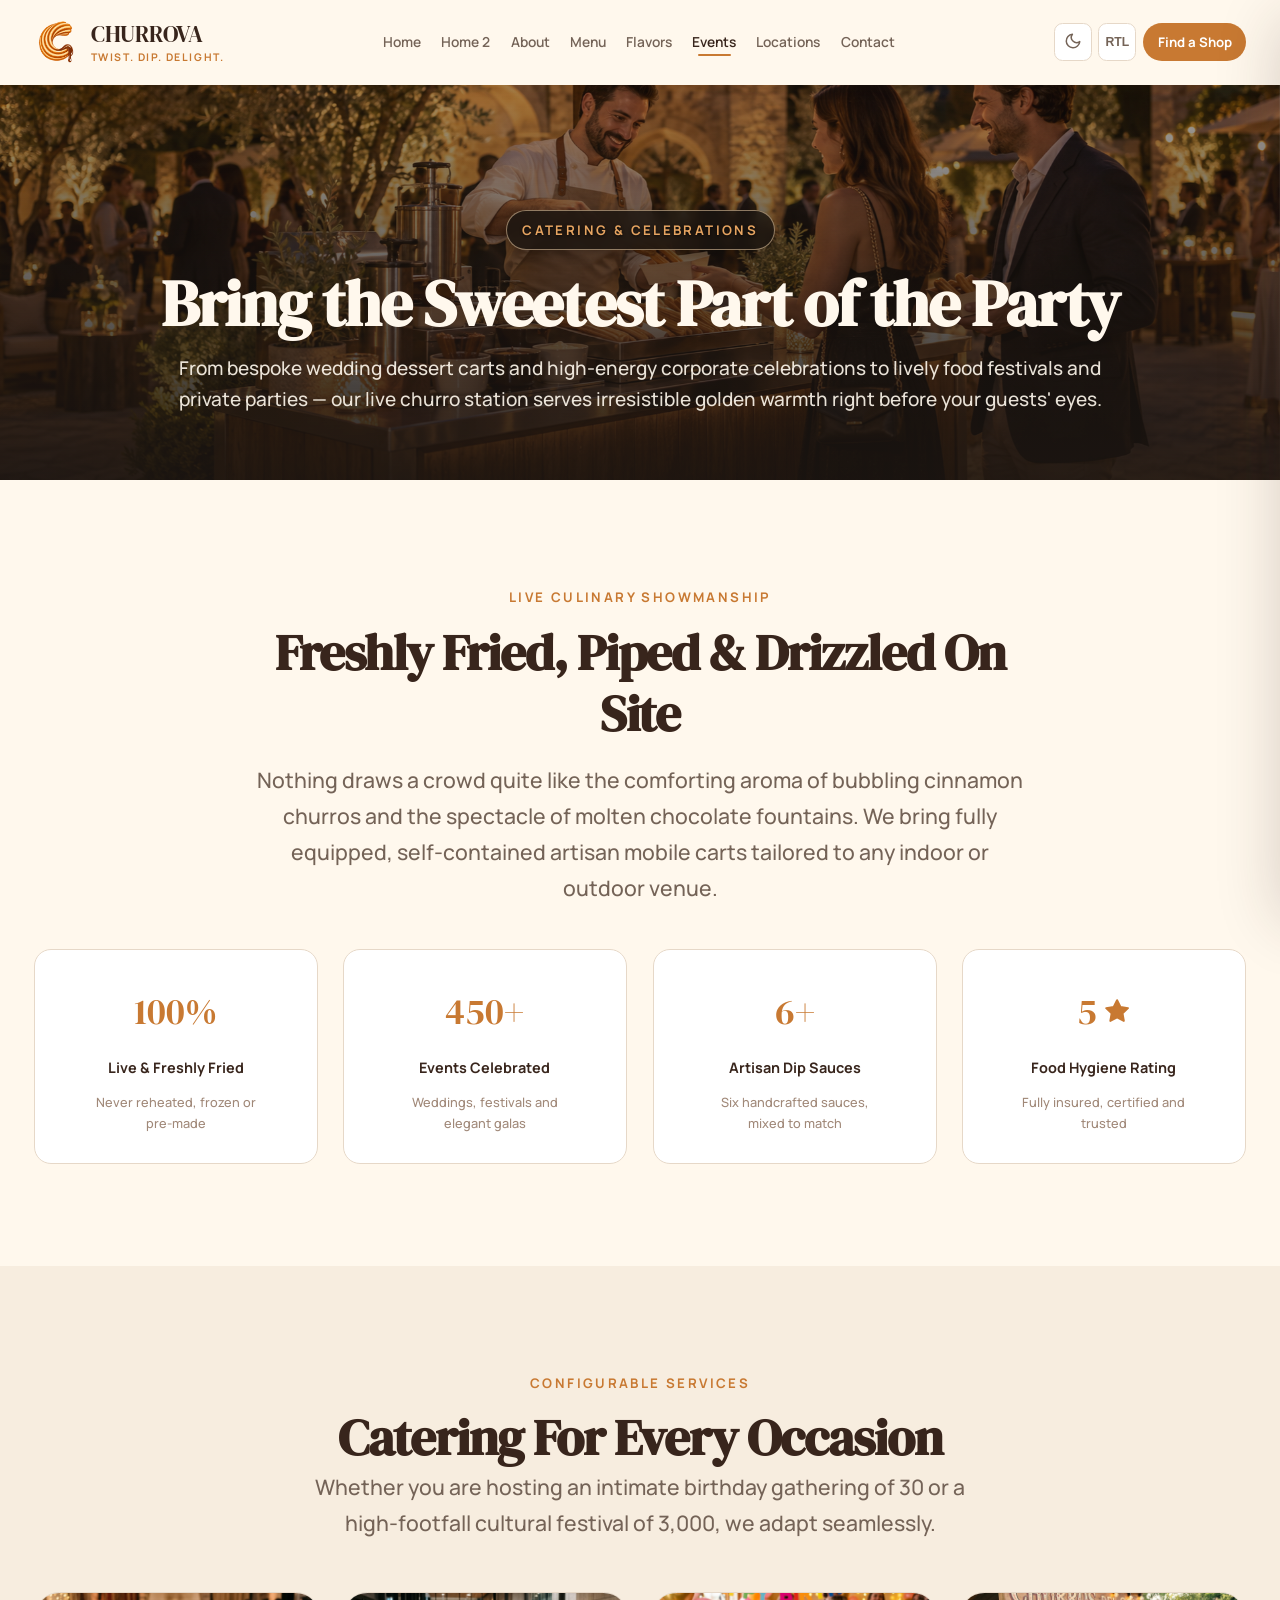
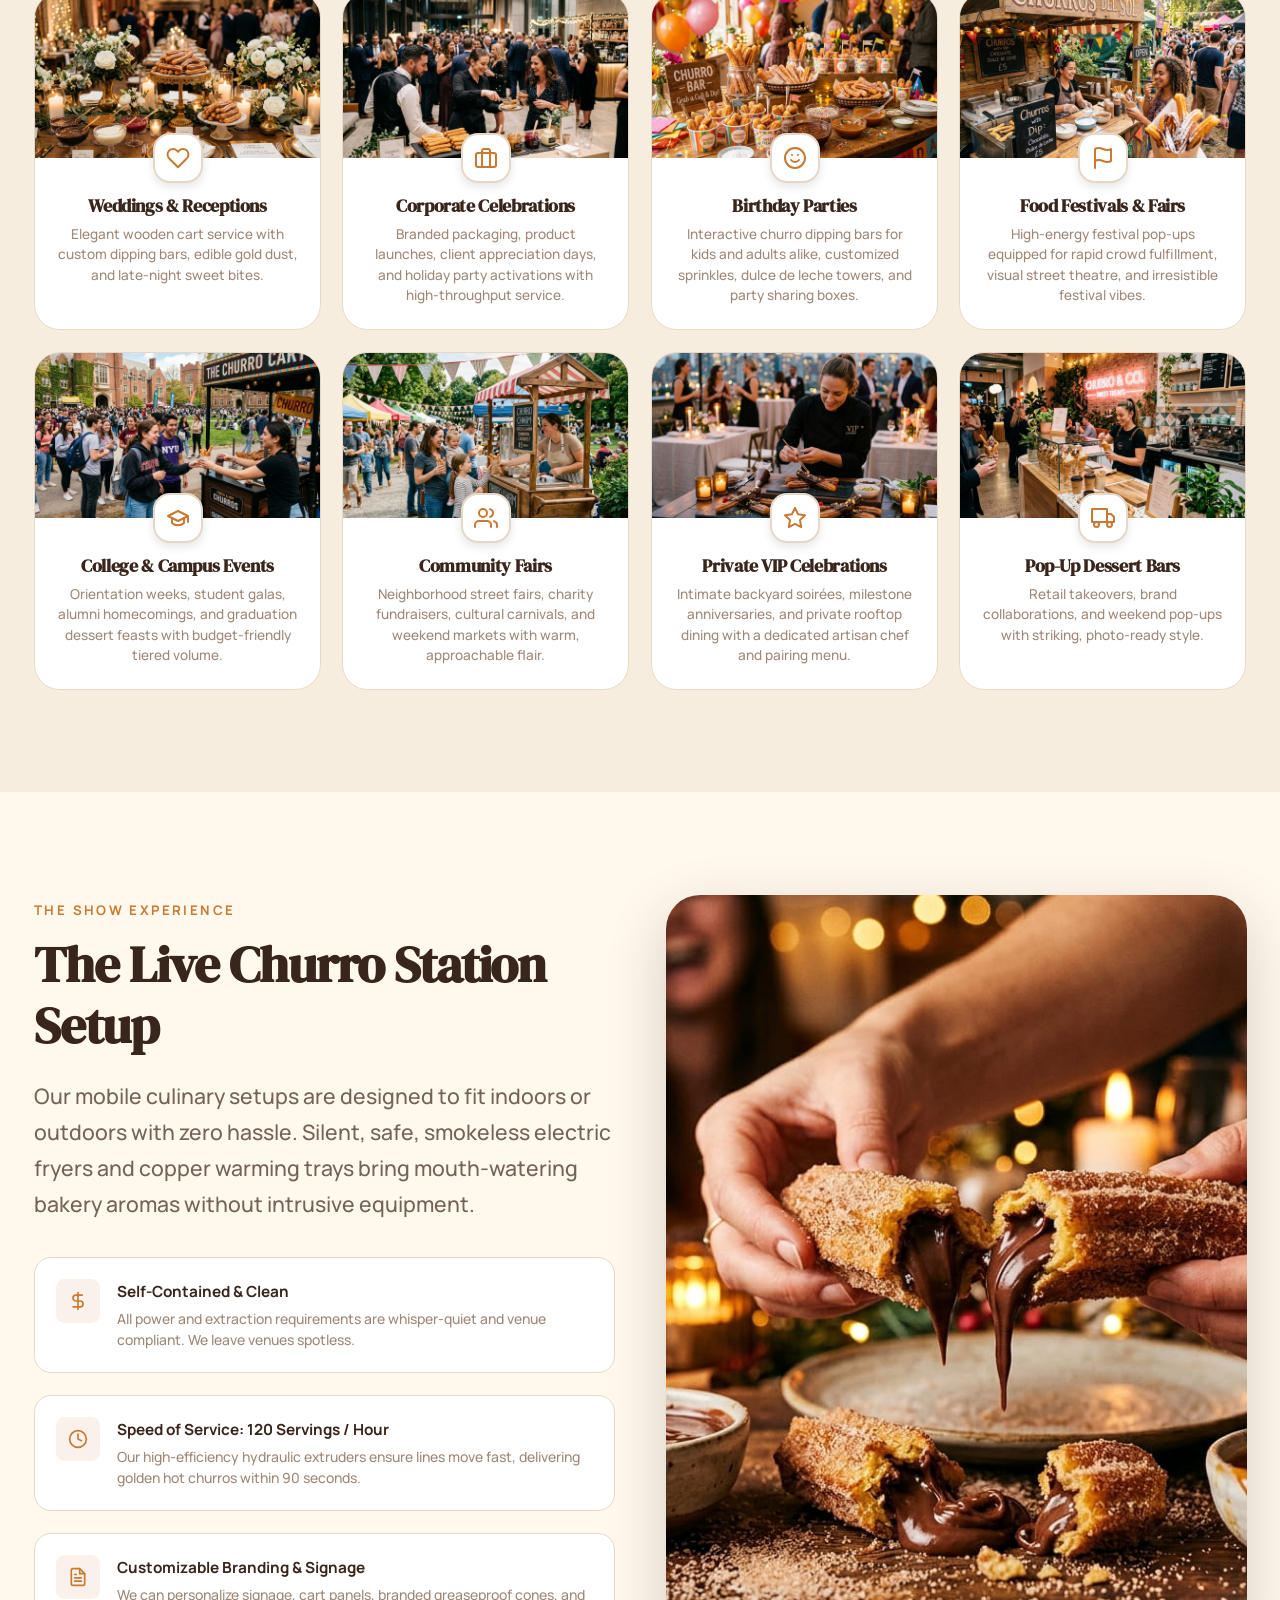
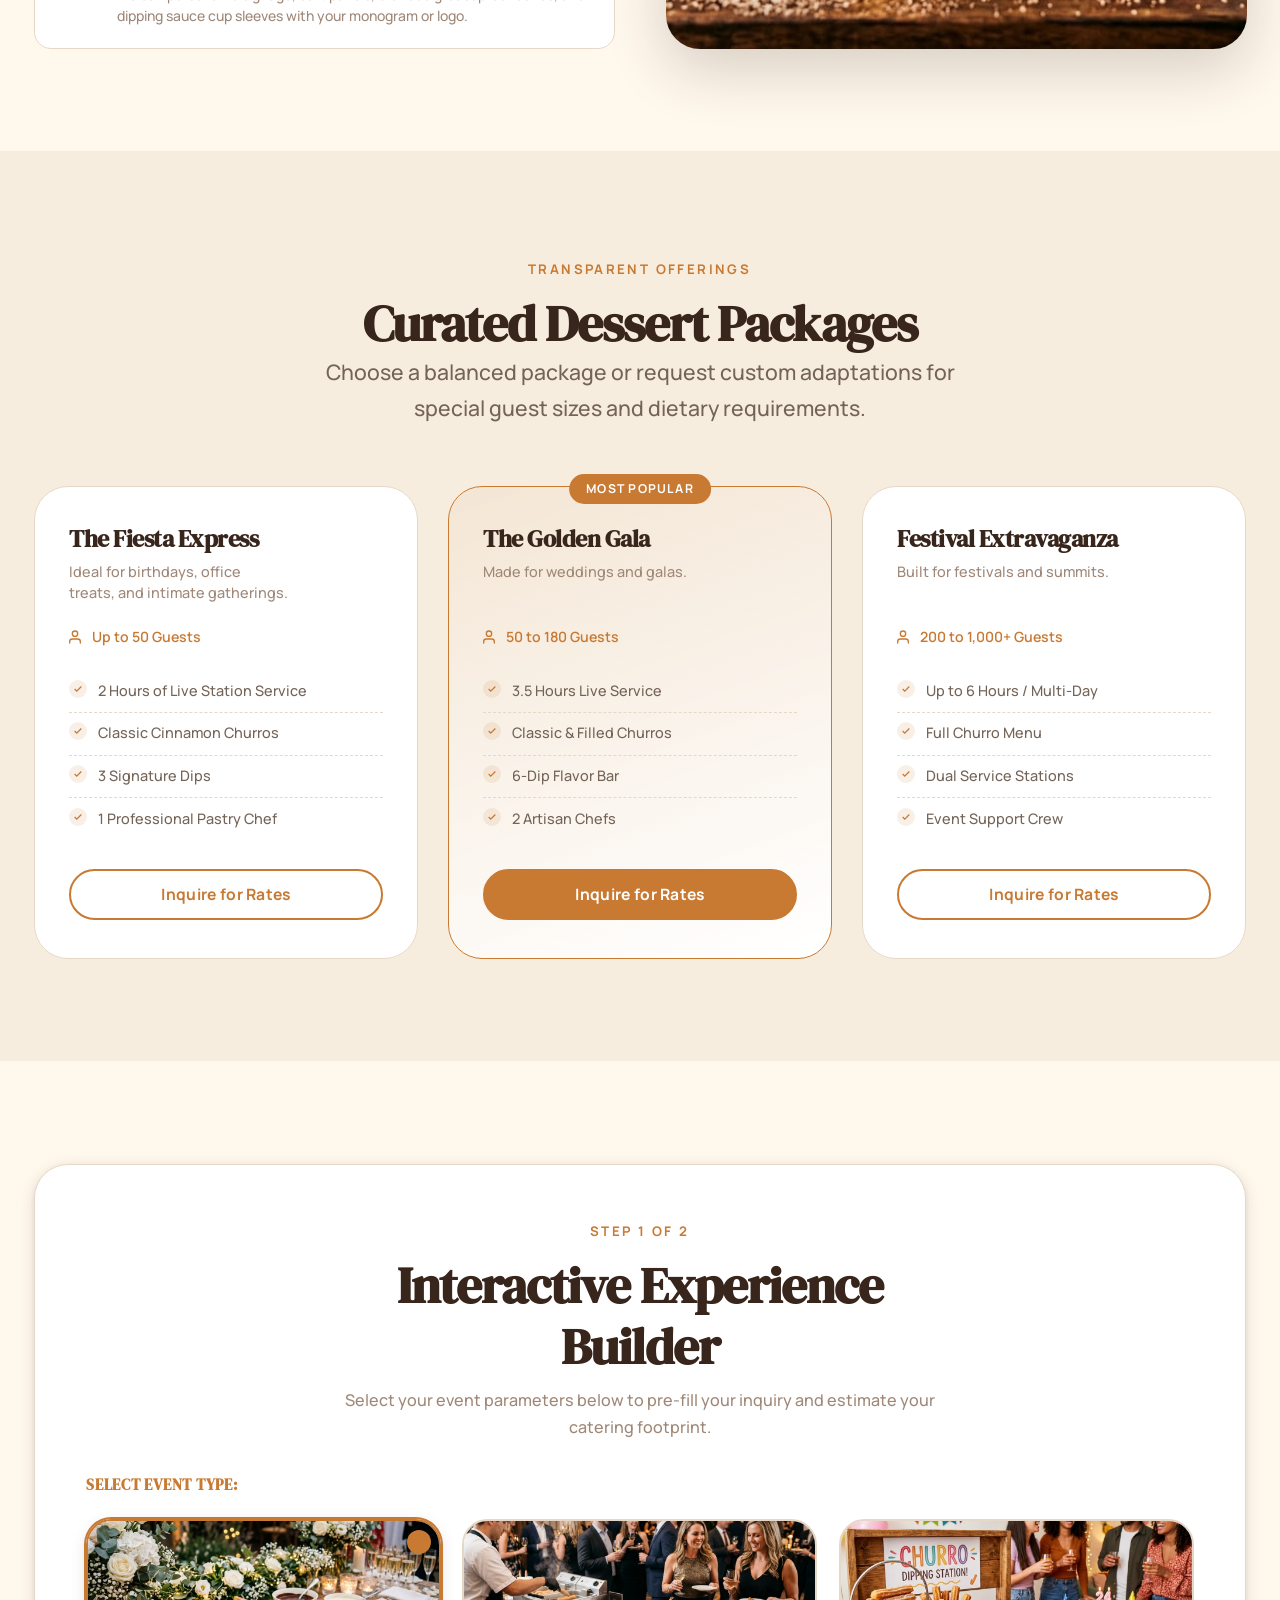
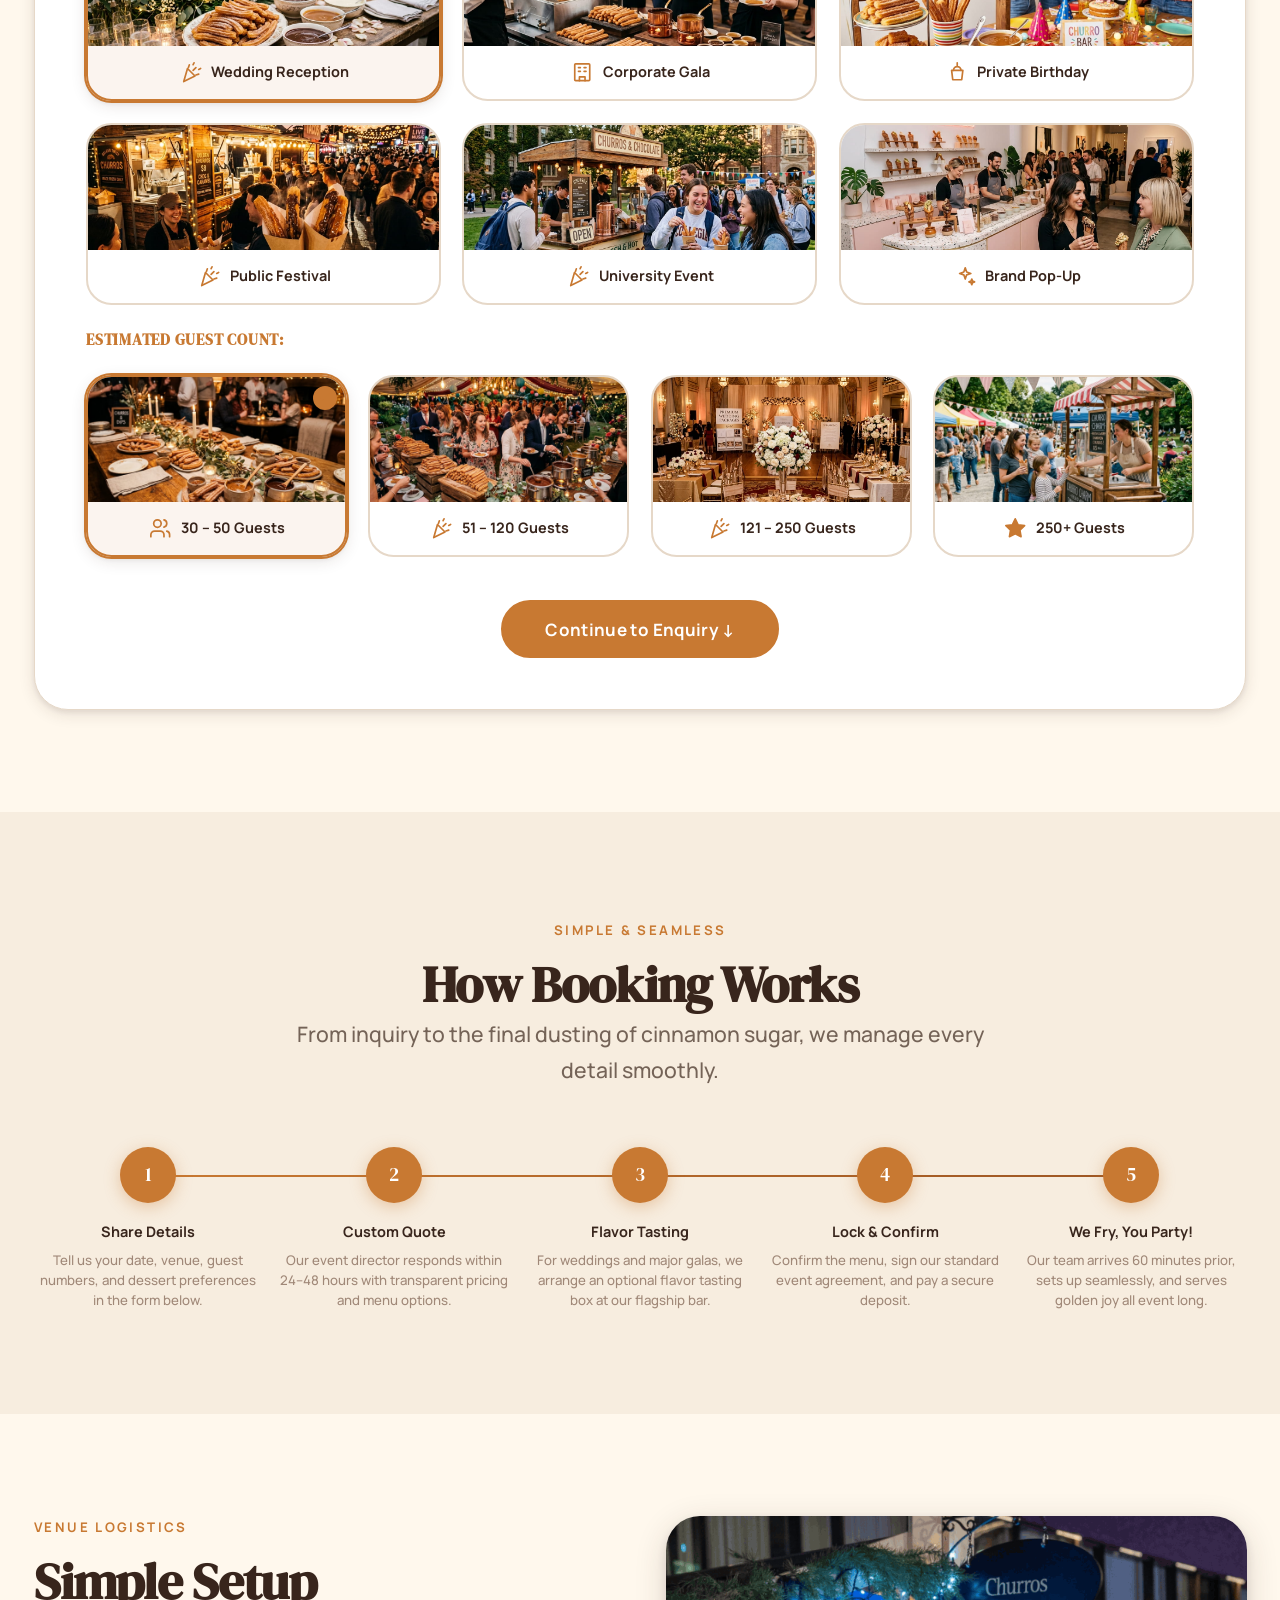
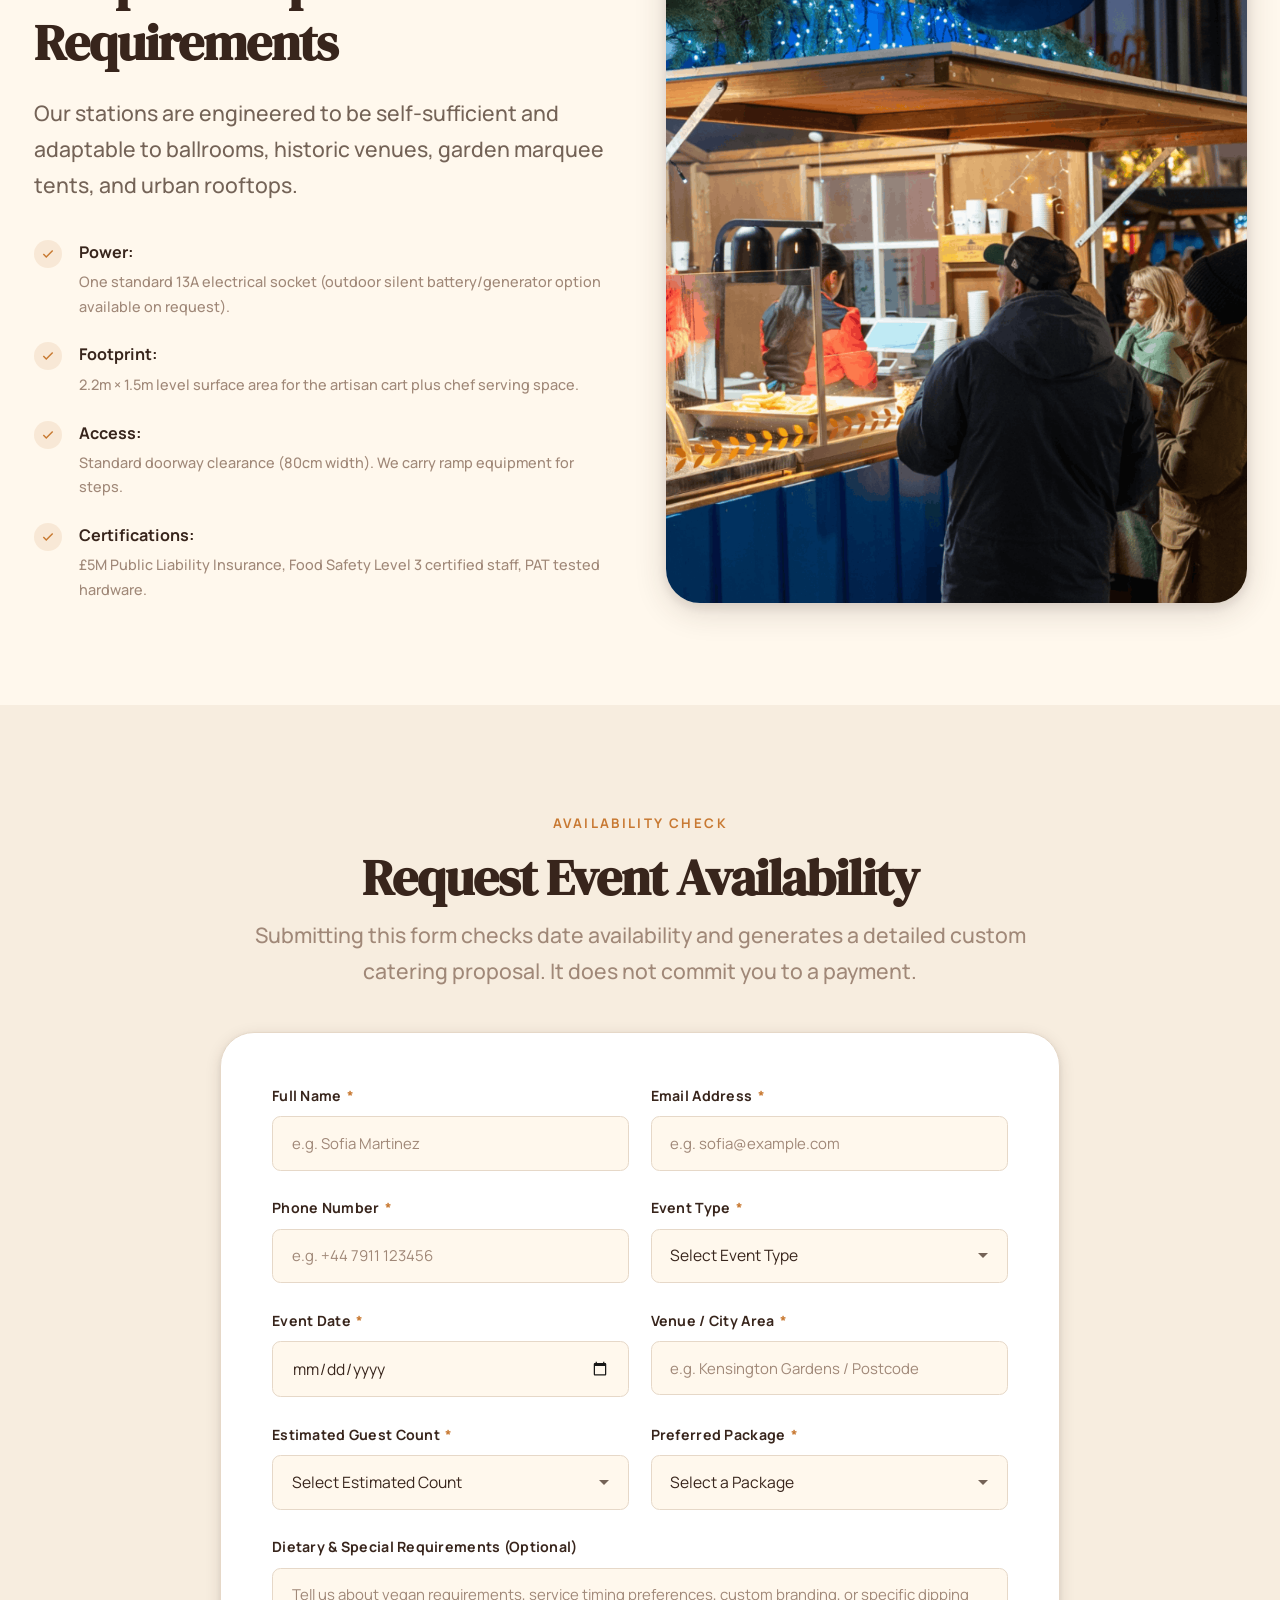
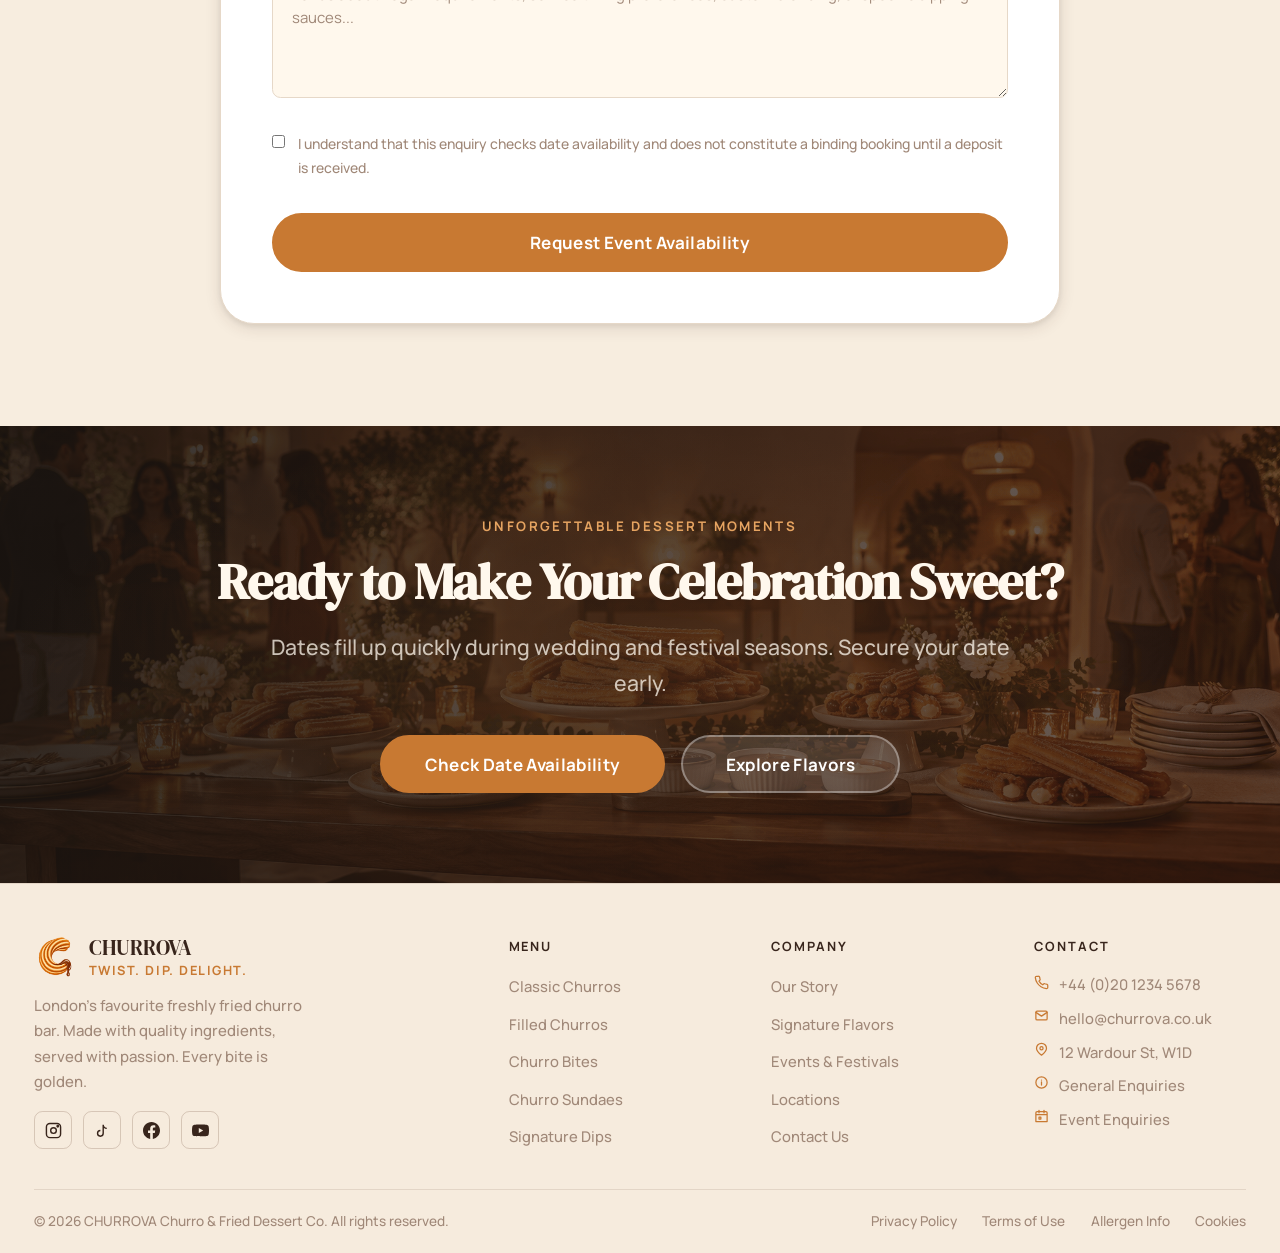
<file: events.html>
<!DOCTYPE html>
<html lang="en" data-theme="light" dir="ltr">
<head>
  <meta charset="UTF-8">
  <meta name="viewport" content="width=device-width, initial-scale=1.0">
  <meta name="description" content="CHURROVA Events & Catering — Bring the sweetest part of the party with our live churro stations, mobile dessert carts, bespoke packages, and festival experiences.">
  <title>Events &amp; Festivals – CHURROVA Churro &amp; Fried Dessert Co.</title>
  <link rel="icon" type="image/svg+xml" href="data:image/svg+xml,<svg xmlns='http://www.w3.org/2000/svg' viewBox='0 0 100 100'><text y='.9em' font-size='90'>🌀</text></svg>">
  <link rel="preconnect" href="https://fonts.googleapis.com">
  <link rel="preconnect" href="https://fonts.gstatic.com" crossorigin>
  <link rel="stylesheet" href="css/main.css">
  <link rel="stylesheet" href="css/header.css">
  <link rel="stylesheet" href="css/buttons.css">
  <link rel="stylesheet" href="css/editorial.css">
  <link rel="stylesheet" href="css/events.css">
  <link rel="stylesheet" href="css/forms.css">
  <link rel="stylesheet" href="css/footer.css">
  <link rel="stylesheet" href="css/desktop.css">
  <link rel="stylesheet" href="css/tablet.css">
  <link rel="stylesheet" href="css/mobile.css">
  <link rel="stylesheet" href="css/rtl.css">
</head>
<body>

<!-- HEADER -->
<header class="site-header" role="banner">
  <div class="container header-inner">
    <a href="index.html" class="site-logo">
      <div class="logo-icon">
        <svg viewBox="0 0 32 32"><path d="M16 4C9.37 4 4 9.37 4 16s5.37 12 12 12 12-5.37 12-12S22.63 4 16 4zm0 2c5.52 0 10 4.48 10 10S21.52 26 16 26 6 21.52 6 16 10.48 6 16 6zm-1 3v2.28A5.01 5.01 0 0 0 11 16a5 5 0 0 0 5 5 5 5 0 0 0 5-5 5.01 5.01 0 0 0-4-4.9V9h-2zm1 4a3 3 0 0 1 3 3 3 3 0 0 1-3 3 3 3 0 0 1-3-3 3 3 0 0 1 3-3z"/></svg>
      </div>
      <div class="logo-text">
        <span class="brand-name">CHURROVA</span>
          <span class="brand-sub">Twist. Dip. Delight.</span>
      </div>
    </a>
    <nav class="main-nav" aria-label="Main navigation">
      <ul class="nav-list">
        <li><a href="index.html">Home</a></li>
        <li><a href="home2.html">Home 2</a></li>
        <li><a href="about.html">About</a></li>
        <li><a href="menu.html">Menu</a></li>
        <li><a href="flavors.html">Flavors</a></li>
        <li><a href="events.html" class="active">Events</a></li>
        <li><a href="locations.html">Locations</a></li>
        <li><a href="contact.html">Contact</a></li>
      </ul>
    </nav>
    <div class="header-actions">
      <button class="icon-btn" data-action="toggle-theme" aria-label="Toggle dark/light mode">
        <span data-theme-icon><svg viewBox="0 0 24 24" fill="none" stroke="currentColor" stroke-width="2" stroke-linecap="round" stroke-linejoin="round"><path d="M21 12.79A9 9 0 1 1 11.21 3 7 7 0 0 0 21 12.79z"/></svg></span>
      </button>
      <button class="icon-btn" data-action="toggle-rtl" aria-label="Toggle RTL">
        <span data-rtl-label style="font-size:0.72rem;font-weight:700;">RTL</span>
      </button>
        <a href="locations.html#store-locations" class="btn-header-cta">Find a Shop</a>
      <button class="mobile-toggle" aria-label="Open menu">
        <span></span><span></span><span></span>
      </button>
    </div>
  </div>
</header>

<div class="drawer-overlay" aria-hidden="true"></div>
<nav class="mobile-drawer" id="mobile-drawer" aria-label="Mobile navigation">
  <div class="drawer-header">
    <span class="brand-name" style="font-family:var(--font-display);font-size:1.2rem;color:var(--text-heading);">CHURROVA</span>
    <button class="drawer-close" aria-label="Close menu">&times;</button>
  </div>
  <div class="drawer-nav">
    <a href="index.html">Home</a>
    <a href="home2.html">Home 2</a>
    <a href="about.html">About</a>
    <a href="menu.html">Menu</a>
    <a href="flavors.html">Flavors</a>
    <a href="signature-flavors.html">Signature Flavors</a>
    <a href="events.html" class="active">Events</a>
    <a href="locations.html">Locations</a>
    <a href="contact.html">Contact</a>
  </div>
  <div class="drawer-controls">
    <button class="icon-btn" data-action="toggle-theme" style="flex:1;border-radius:var(--radius-sm);font-size:0.8rem;font-weight:600;"><span data-theme-icon style="display:flex;align-items:center;gap:0.4rem;"><svg width="16" height="16" viewBox="0 0 24 24" fill="none" stroke="currentColor" stroke-width="2"><path d="M21 12.79A9 9 0 1 1 11.21 3 7 7 0 0 0 21 12.79z"/></svg>Dark</span></button>
    <button class="icon-btn" data-action="toggle-rtl" style="flex:1;border-radius:var(--radius-sm);font-size:0.8rem;font-weight:700;"><span data-rtl-label>RTL</span></button>
  </div>
  <div class="drawer-cta" style="display:flex;flex-direction:column;gap:0.6rem;">
    <a href="signature-flavors.html" class="btn btn-secondary" style="width:100%;justify-content:center;">Signature Flavors</a>
    <a href="#event-enquiry" class="btn btn-primary" style="width:100%;justify-content:center;">Book an Event</a>
  </div>
</nav>

<!-- PAGE HERO -->
<section class="page-hero" aria-label="Events page hero">
  <div class="page-hero-bg">
    <img src="assets/images/hero/hero-events.png" alt="Festive CHURROVA live dessert catering station" loading="eager">
  </div>
  <div class="page-hero-overlay"></div>
  <div class="container page-hero-content">
    <span class="section-label" style="color:#E6A461;">Catering &amp; Celebrations</span>
    <h1 class="page-hero-title">Bring the Sweetest Part of the Party</h1>
    <p class="page-hero-lead">From bespoke wedding dessert carts and high-energy corporate celebrations to lively food festivals and private parties — our live churro station serves irresistible golden warmth right before your guests' eyes.</p>
  </div>
</section>

<!-- SECTION 01: INTRODUCTION -->
<section class="section-py" aria-labelledby="events-intro-title">
  <div class="container">
    <div style="max-width:820px;margin:0 auto;text-align:center;">
      <span class="section-label">Live Culinary Showmanship</span>
      <h2 id="events-intro-title" class="reveal">Freshly Fried, Piped &amp; Drizzled On Site</h2>
      <p class="lead reveal delay-1" style="margin:1rem auto 2.5rem;">Nothing draws a crowd quite like the comforting aroma of bubbling cinnamon churros and the spectacle of molten chocolate fountains. We bring fully equipped, self-contained artisan mobile carts tailored to any indoor or outdoor venue.</p>
    </div>

    <div class="row g-4 text-center mt-2 event-stat-grid">
      <div class="col-6 col-md-3">
        <div class="event-stat-card reveal" style="background:var(--card-bg);border:1px solid var(--border-color);border-radius:var(--radius-md);padding:1.75rem 1rem;">
          <div class="event-stat-number" data-count="100" data-suffix="%" style="font-family:var(--font-display);font-size:2.2rem;color:var(--accent);margin-bottom:0.25rem;">100%</div>
          <div class="event-stat-title" style="font-size:0.85rem;font-weight:700;color:var(--text-heading);">Live &amp; Freshly Fried</div>
          <p class="event-stat-desc">Never reheated, frozen or pre-made</p>
        </div>
      </div>
      <div class="col-6 col-md-3">
        <div class="event-stat-card reveal delay-1" style="background:var(--card-bg);border:1px solid var(--border-color);border-radius:var(--radius-md);padding:1.75rem 1rem;">
          <div class="event-stat-number" data-count="450" data-suffix="+" style="font-family:var(--font-display);font-size:2.2rem;color:var(--accent);margin-bottom:0.25rem;">450+</div>
          <div class="event-stat-title" style="font-size:0.85rem;font-weight:700;color:var(--text-heading);">Events Celebrated</div>
          <p class="event-stat-desc">Weddings, festivals and elegant galas</p>
        </div>
      </div>
      <div class="col-6 col-md-3">
        <div class="event-stat-card reveal delay-2" style="background:var(--card-bg);border:1px solid var(--border-color);border-radius:var(--radius-md);padding:1.75rem 1rem;">
          <div class="event-stat-number" data-count="6" data-suffix="+" style="font-family:var(--font-display);font-size:2.2rem;color:var(--accent);margin-bottom:0.25rem;">6</div>
          <div class="event-stat-title" style="font-size:0.85rem;font-weight:700;color:var(--text-heading);">Artisan Dip Sauces</div>
          <p class="event-stat-desc">Six handcrafted sauces, mixed to match</p>
        </div>
      </div>
      <div class="col-6 col-md-3">
        <div class="event-stat-card reveal delay-3" style="background:var(--card-bg);border:1px solid var(--border-color);border-radius:var(--radius-md);padding:1.75rem 1rem;">
          <div class="event-stat-number" data-count="5" data-icon-suffix="star" style="font-family:var(--font-display);font-size:2.2rem;color:var(--accent);margin-bottom:0.25rem;">5</div>
          <div class="event-stat-title" style="font-size:0.85rem;font-weight:700;color:var(--text-heading);">Food Hygiene Rating</div>
          <p class="event-stat-desc">Fully insured, certified and trusted</p>
        </div>
      </div>
    </div>
  </div>
</section>

<!-- SECTION 02: EVENT TYPES -->
<section class="section-py" style="background:var(--bg2);" aria-labelledby="event-types-title">
  <div class="container">
    <div class="text-center" style="max-width:700px;margin:0 auto 3rem;">
      <span class="section-label">Configurable Services</span>
      <h2 id="event-types-title" class="reveal">Catering For Every Occasion</h2>
      <p class="lead reveal delay-1" style="margin:0 auto;">Whether you are hosting an intimate birthday gathering of 30 or a high-footfall cultural festival of 3,000, we adapt seamlessly.</p>
    </div>

    <div class="event-types-grid">
      <div class="event-type-card reveal">
        <div class="event-type-img">
          <img src="assets/images/events/wedding-reception.jpg" alt="Weddings &amp; Receptions Churro Catering" loading="lazy">
        </div>
        <div class="event-type-body">
          <div class="event-type-icon">
            <svg viewBox="0 0 24 24" fill="none" stroke="currentColor" stroke-width="2" stroke-linecap="round" stroke-linejoin="round"><path d="M20.84 4.61a5.5 5.5 0 0 0-7.78 0L12 5.67l-1.06-1.06a5.5 5.5 0 0 0-7.78 7.78l1.06 1.06L12 21.23l7.78-7.78 1.06-1.06a5.5 5.5 0 0 0 0-7.78z"/></svg>
          </div>
          <h3 class="event-type-name">Weddings &amp; Receptions</h3>
          <p class="event-type-desc">Elegant wooden cart service with custom dipping bars, edible gold dust, and late-night sweet bites.</p>
        </div>
      </div>

      <div class="event-type-card reveal delay-1">
        <div class="event-type-img">
          <img src="assets/images/events/corporate-celebration.jpg" alt="Corporate Celebrations Dessert Catering" loading="lazy">
        </div>
        <div class="event-type-body">
          <div class="event-type-icon">
            <svg viewBox="0 0 24 24" fill="none" stroke="currentColor" stroke-width="2" stroke-linecap="round" stroke-linejoin="round"><rect x="2" y="7" width="20" height="14" rx="2" ry="2"/><path d="M16 21V5a2 2 0 0 0-2-2h-4a2 2 0 0 0-2 2v16"/></svg>
          </div>
          <h3 class="event-type-name">Corporate Celebrations</h3>
          <p class="event-type-desc">Branded packaging, product launches, client appreciation days, and holiday party activations with high-throughput service.</p>
        </div>
      </div>

      <div class="event-type-card reveal delay-2">
        <div class="event-type-img">
          <img src="assets/images/events/birthday-party.jpg" alt="Birthday Parties Live Churro Bar" loading="lazy">
        </div>
        <div class="event-type-body">
          <div class="event-type-icon">
            <svg viewBox="0 0 24 24" fill="none" stroke="currentColor" stroke-width="2" stroke-linecap="round" stroke-linejoin="round"><circle cx="12" cy="12" r="10"/><path d="M8 14s1.5 2 4 2 4-2 4-2"/><line x1="9" y1="9" x2="9.01" y2="9"/><line x1="15" y1="9" x2="15.01" y2="9"/></svg>
          </div>
          <h3 class="event-type-name">Birthday Parties</h3>
          <p class="event-type-desc">Interactive churro dipping bars for kids and adults alike, customized sprinkles, dulce de leche towers, and party sharing boxes.</p>
        </div>
      </div>

      <div class="event-type-card reveal delay-3">
        <div class="event-type-img">
          <img src="assets/images/events/food-festival.jpg" alt="Food Festivals &amp; Fairs Street Kiosk" loading="lazy">
        </div>
        <div class="event-type-body">
          <div class="event-type-icon">
            <svg viewBox="0 0 24 24" fill="none" stroke="currentColor" stroke-width="2" stroke-linecap="round" stroke-linejoin="round"><path d="M4 15s1-1 4-1 5 2 8 2 4-1 4-1V3s-1 1-4 1-5-2-8-2-4 1-4 1z"/><line x1="4" y1="22" x2="4" y2="15"/></svg>
          </div>
          <h3 class="event-type-name">Food Festivals &amp; Fairs</h3>
          <p class="event-type-desc">High-energy festival pop-ups equipped for rapid crowd fulfillment, visual street theatre, and irresistible festival vibes.</p>
        </div>
      </div>

      <div class="event-type-card reveal">
        <div class="event-type-img">
          <img src="assets/images/events/college-campus.jpg" alt="College &amp; Campus Events Dessert Cart" loading="lazy">
        </div>
        <div class="event-type-body">
          <div class="event-type-icon">
            <svg viewBox="0 0 24 24" fill="none" stroke="currentColor" stroke-width="2" stroke-linecap="round" stroke-linejoin="round"><path d="M22 10v6M2 10l10-5 10 5-10 5z"/><path d="M6 12v5c3 3 9 3 12 0v-5"/></svg>
          </div>
          <h3 class="event-type-name">College &amp; Campus Events</h3>
          <p class="event-type-desc">Orientation weeks, student galas, alumni homecomings, and graduation dessert feasts with budget-friendly tiered volume.</p>
        </div>
      </div>

      <div class="event-type-card reveal delay-1">
        <div class="event-type-img">
          <img src="assets/images/events/community-fair.jpg" alt="Community Fairs &amp; Carnivals" loading="lazy">
        </div>
        <div class="event-type-body">
          <div class="event-type-icon">
            <svg viewBox="0 0 24 24" fill="none" stroke="currentColor" stroke-width="2" stroke-linecap="round" stroke-linejoin="round"><path d="M17 21v-2a4 4 0 0 0-4-4H5a4 4 0 0 0-4 4v2"/><circle cx="9" cy="7" r="4"/><path d="M23 21v-2a4 4 0 0 0-3-3.87"/><path d="M16 3.13a4 4 0 0 1 0 7.75"/></svg>
          </div>
          <h3 class="event-type-name">Community Fairs</h3>
          <p class="event-type-desc">Neighborhood street fairs, charity fundraisers, cultural carnivals, and weekend markets with warm, approachable flair.</p>
        </div>
      </div>

      <div class="event-type-card reveal delay-2">
        <div class="event-type-img">
          <img src="assets/images/events/private-vip.jpg" alt="Private VIP Celebrations &amp; Soirées" loading="lazy">
        </div>
        <div class="event-type-body">
          <div class="event-type-icon">
            <svg viewBox="0 0 24 24" fill="none" stroke="currentColor" stroke-width="2" stroke-linecap="round" stroke-linejoin="round"><polygon points="12 2 15.09 8.26 22 9.27 17 14.14 18.18 21.02 12 17.77 5.82 21.02 7 14.14 2 9.27 8.91 8.26 12 2"/></svg>
          </div>
          <h3 class="event-type-name">Private VIP Celebrations</h3>
          <p class="event-type-desc">Intimate backyard soirées, milestone anniversaries, and private rooftop dining with a dedicated artisan chef and pairing menu.</p>
        </div>
      </div>

      <div class="event-type-card reveal delay-3">
        <div class="event-type-img">
          <img src="assets/images/events/popup-dessert-bar.jpg" alt="Pop-Up Dessert Bars &amp; Brand Activations" loading="lazy">
        </div>
        <div class="event-type-body">
          <div class="event-type-icon">
            <svg viewBox="0 0 24 24" fill="none" stroke="currentColor" stroke-width="2" stroke-linecap="round" stroke-linejoin="round"><rect x="1" y="3" width="15" height="13"/><polygon points="16 8 20 8 23 11 23 16 16 16 16 8"/><circle cx="5.5" cy="18.5" r="2.5"/><circle cx="18.5" cy="18.5" r="2.5"/></svg>
          </div>
          <h3 class="event-type-name">Pop-Up Dessert Bars</h3>
          <p class="event-type-desc">Retail takeovers, brand collaborations, and weekend pop-ups with striking, photo-ready style.</p>
        </div>
      </div>
    </div>
  </div>
</section>

<!-- SECTION 03: LIVE CHURRO STATION FEATURE -->
<section class="section-py" aria-labelledby="live-station-title">
  <div class="container">
    <div class="live-station">
      <div class="reveal">
        <span class="section-label">The Show Experience</span>
        <h2 id="live-station-title" style="margin-bottom:1.25rem;">The Live Churro Station Setup</h2>
        <p class="lead" style="margin-bottom:2rem;">Our mobile culinary setups are designed to fit indoors or outdoors with zero hassle. Silent, safe, smokeless electric fryers and copper warming trays bring mouth-watering bakery aromas without intrusive equipment.</p>

        <div class="station-features">
          <div class="station-feature">
            <div class="station-feature-icon">
              <svg viewBox="0 0 24 24" fill="none" stroke="currentColor" stroke-width="2" stroke-linecap="round" stroke-linejoin="round"><path d="M12 2v20M17 5H9.5a3.5 3.5 0 0 0 0 7h5a3.5 3.5 0 0 1 0 7H6"/></svg>
            </div>
            <div>
              <div class="station-feature-title">Self-Contained &amp; Clean</div>
              <div class="station-feature-desc">All power and extraction requirements are whisper-quiet and venue compliant. We leave venues spotless.</div>
            </div>
          </div>

          <div class="station-feature">
            <div class="station-feature-icon">
              <svg viewBox="0 0 24 24" fill="none" stroke="currentColor" stroke-width="2" stroke-linecap="round" stroke-linejoin="round"><circle cx="12" cy="12" r="10"/><polyline points="12 6 12 12 16 14"/></svg>
            </div>
            <div>
              <div class="station-feature-title">Speed of Service: 120 Servings / Hour</div>
              <div class="station-feature-desc">Our high-efficiency hydraulic extruders ensure lines move fast, delivering golden hot churros within 90 seconds.</div>
            </div>
          </div>

          <div class="station-feature">
            <div class="station-feature-icon">
              <svg viewBox="0 0 24 24" fill="none" stroke="currentColor" stroke-width="2" stroke-linecap="round" stroke-linejoin="round"><path d="M14 2H6a2 2 0 0 0-2 2v16a2 2 0 0 0 2 2h12a2 2 0 0 0 2-2V8z"/><polyline points="14 2 14 8 20 8"/><line x1="16" y1="13" x2="8" y2="13"/><line x1="16" y1="17" x2="8" y2="17"/><polyline points="10 9 9 9 8 9"/></svg>
            </div>
            <div>
              <div class="station-feature-title">Customizable Branding &amp; Signage</div>
              <div class="station-feature-desc">We can personalize signage, cart panels, branded greaseproof cones, and dipping sauce cup sleeves with your monogram or logo.</div>
            </div>
          </div>
        </div>
      </div>

      <div class="reveal delay-1">
        <div class="station-img">
          <img src="assets/images/hero/hero-home2.jpg" alt="CHURROVA live station preparation and oozing filled churros" loading="lazy">
        </div>
      </div>
    </div>
  </div>
</section>

<!-- SECTION 04: PACKAGES -->
<section id="packages" class="section-py" style="background:var(--bg2);" aria-labelledby="packages-title">
  <div class="container">
    <div class="text-center" style="max-width:700px;margin:0 auto 3.5rem;">
      <span class="section-label">Transparent Offerings</span>
      <h2 id="packages-title" class="reveal">Curated Dessert Packages</h2>
      <p class="lead reveal delay-1" style="margin:0 auto;">Choose a balanced package or request custom adaptations for special guest sizes and dietary requirements.</p>
    </div>

    <div class="packages-grid">
      <!-- Package 1 -->
      <div class="package-card reveal">
        <h3 class="package-name">The Fiesta Express</h3>
        <p class="package-tagline">Ideal for birthdays, office treats, and intimate gatherings.</p>
        <div class="package-guests">
          <svg viewBox="0 0 24 24" fill="none" stroke="currentColor" stroke-width="2" stroke-linecap="round" stroke-linejoin="round"><path d="M17 21v-2a4 4 0 0 0-4-4H5a4 4 0 0 0-4 4v2"/><circle cx="9" cy="7" r="4"/></svg>
          Up to 50 Guests
        </div>
        <div class="package-features">
          <div class="package-feature">
            <span class="package-feature-check"><svg viewBox="0 0 24 24" fill="none" stroke="currentColor" stroke-width="3"><polyline points="20 6 9 17 4 12"/></svg></span>
            <span>2 Hours of Live Station Service</span>
          </div>
          <div class="package-feature">
            <span class="package-feature-check"><svg viewBox="0 0 24 24" fill="none" stroke="currentColor" stroke-width="3"><polyline points="20 6 9 17 4 12"/></svg></span>
            <span>Classic Cinnamon Churros</span>
          </div>
          <div class="package-feature">
            <span class="package-feature-check"><svg viewBox="0 0 24 24" fill="none" stroke="currentColor" stroke-width="3"><polyline points="20 6 9 17 4 12"/></svg></span>
            <span>3 Signature Dips</span>
          </div>
          <div class="package-feature">
            <span class="package-feature-check"><svg viewBox="0 0 24 24" fill="none" stroke="currentColor" stroke-width="3"><polyline points="20 6 9 17 4 12"/></svg></span>
            <span>1 Professional Pastry Chef</span>
          </div>
        </div>
        <a href="#event-enquiry" class="btn btn-secondary" style="width:100%;justify-content:center;">Inquire for Rates</a>
      </div>

      <!-- Package 2 (Featured) -->
      <div class="package-card featured reveal delay-1">
        <span class="package-featured-label">Most Popular</span>
        <h3 class="package-name">The Golden Gala</h3>
        <p class="package-tagline">Made for weddings and galas.</p>
        <div class="package-guests">
          <svg viewBox="0 0 24 24" fill="none" stroke="currentColor" stroke-width="2" stroke-linecap="round" stroke-linejoin="round"><path d="M17 21v-2a4 4 0 0 0-4-4H5a4 4 0 0 0-4 4v2"/><circle cx="9" cy="7" r="4"/></svg>
          50 to 180 Guests
        </div>
        <div class="package-features">
          <div class="package-feature">
            <span class="package-feature-check"><svg viewBox="0 0 24 24" fill="none" stroke="currentColor" stroke-width="3"><polyline points="20 6 9 17 4 12"/></svg></span>
            <span>3.5 Hours Live Service</span>
          </div>
          <div class="package-feature">
            <span class="package-feature-check"><svg viewBox="0 0 24 24" fill="none" stroke="currentColor" stroke-width="3"><polyline points="20 6 9 17 4 12"/></svg></span>
            <span>Classic &amp; Filled Churros</span>
          </div>
          <div class="package-feature">
            <span class="package-feature-check"><svg viewBox="0 0 24 24" fill="none" stroke="currentColor" stroke-width="3"><polyline points="20 6 9 17 4 12"/></svg></span>
            <span>6-Dip Flavor Bar</span>
          </div>
          <div class="package-feature">
            <span class="package-feature-check"><svg viewBox="0 0 24 24" fill="none" stroke="currentColor" stroke-width="3"><polyline points="20 6 9 17 4 12"/></svg></span>
            <span>2 Artisan Chefs</span>
          </div>
        </div>
        <a href="#event-enquiry" class="btn btn-primary" style="width:100%;justify-content:center;">Inquire for Rates</a>
      </div>

      <!-- Package 3 -->
      <div class="package-card reveal delay-2">
        <h3 class="package-name">Festival Extravaganza</h3>
        <p class="package-tagline">Built for festivals and summits.</p>
        <div class="package-guests">
          <svg viewBox="0 0 24 24" fill="none" stroke="currentColor" stroke-width="2" stroke-linecap="round" stroke-linejoin="round"><path d="M17 21v-2a4 4 0 0 0-4-4H5a4 4 0 0 0-4 4v2"/><circle cx="9" cy="7" r="4"/></svg>
          200 to 1,000+ Guests
        </div>
        <div class="package-features">
          <div class="package-feature">
            <span class="package-feature-check"><svg viewBox="0 0 24 24" fill="none" stroke="currentColor" stroke-width="3"><polyline points="20 6 9 17 4 12"/></svg></span>
            <span>Up to 6 Hours / Multi-Day</span>
          </div>
          <div class="package-feature">
            <span class="package-feature-check"><svg viewBox="0 0 24 24" fill="none" stroke="currentColor" stroke-width="3"><polyline points="20 6 9 17 4 12"/></svg></span>
            <span>Full Churro Menu</span>
          </div>
          <div class="package-feature">
            <span class="package-feature-check"><svg viewBox="0 0 24 24" fill="none" stroke="currentColor" stroke-width="3"><polyline points="20 6 9 17 4 12"/></svg></span>
            <span>Dual Service Stations</span>
          </div>
          <div class="package-feature">
            <span class="package-feature-check"><svg viewBox="0 0 24 24" fill="none" stroke="currentColor" stroke-width="3"><polyline points="20 6 9 17 4 12"/></svg></span>
            <span>Event Support Crew</span>
          </div>
        </div>
        <a href="#event-enquiry" class="btn btn-secondary" style="width:100%;justify-content:center;">Inquire for Rates</a>
      </div>
    </div>
  </div>
</section>

<!-- SECTION 05: INTERACTIVE EVENT BUILDER -->
<section id="event-builder" class="section-py" aria-labelledby="builder-title">
  <div class="container">
    <div class="event-builder reveal">
      <div class="text-center" style="max-width:640px;margin:0 auto 2rem;">
        <span class="section-label">Step 1 of 2</span>
        <h2 id="builder-title" class="reveal">Interactive Experience Builder</h2>
        <p class="lead reveal delay-1" style="color:var(--text-muted);font-size:0.95rem;margin:0.5rem auto 0;">Select your event parameters below to pre-fill your inquiry and estimate your catering footprint.</p>
      </div>

      <div style="margin-bottom:1.5rem;">
        <h4 style="font-size:0.9rem;text-transform:uppercase;letter-spacing:0.05em;color:var(--accent);">Select Event Type:</h4>
        <div class="builder-grid">
          <div class="builder-option active" data-group="type" data-value="wedding">
            <div class="builder-option-img">
              <img src="assets/images/events/builder-wedding.jpg" alt="Wedding Reception Churro Cart" loading="lazy">
            </div>
            <div class="builder-option-badge">&#10003;</div>
            <div class="builder-option-body">
              <span class="builder-option-icon">💍</span>
              <span class="builder-option-label">Wedding Reception</span>
            </div>
          </div>
          <div class="builder-option" data-group="type" data-value="corporate">
            <div class="builder-option-img">
              <img src="assets/images/events/builder-corporate.jpg" alt="Corporate Gala Churro Catering" loading="lazy">
            </div>
            <div class="builder-option-badge">&#10003;</div>
            <div class="builder-option-body">
              <span class="builder-option-icon">🏢</span>
              <span class="builder-option-label">Corporate Gala</span>
            </div>
          </div>
          <div class="builder-option" data-group="type" data-value="birthday">
            <div class="builder-option-img">
              <img src="assets/images/events/builder-birthday.jpg" alt="Private Birthday Live Churro Station" loading="lazy">
            </div>
            <div class="builder-option-badge">&#10003;</div>
            <div class="builder-option-body">
              <span class="builder-option-icon">🎂</span>
              <span class="builder-option-label">Private Birthday</span>
            </div>
          </div>
          <div class="builder-option" data-group="type" data-value="festival">
            <div class="builder-option-img">
              <img src="assets/images/events/builder-festival.jpg" alt="Public Festival Street Food Pop-Up" loading="lazy">
            </div>
            <div class="builder-option-badge">&#10003;</div>
            <div class="builder-option-body">
              <span class="builder-option-icon">🎪</span>
              <span class="builder-option-label"><span>Public</span> <span>Festival</span></span>
            </div>
          </div>
          <div class="builder-option" data-group="type" data-value="campus">
            <div class="builder-option-img">
              <img src="assets/images/events/builder-campus.jpg" alt="University Campus Event Churros" loading="lazy">
            </div>
            <div class="builder-option-badge">&#10003;</div>
            <div class="builder-option-body">
              <span class="builder-option-icon">🎓</span>
              <span class="builder-option-label">University Event</span>
            </div>
          </div>
          <div class="builder-option" data-group="type" data-value="popup">
            <div class="builder-option-img">
              <img src="assets/images/events/builder-popup.jpg" alt="Brand Pop-Up Dessert Bar" loading="lazy">
            </div>
            <div class="builder-option-badge">&#10003;</div>
            <div class="builder-option-body">
              <span class="builder-option-icon">✨</span>
              <span class="builder-option-label">Brand Pop-Up</span>
            </div>
          </div>
        </div>
      </div>

      <div style="margin-bottom:1.5rem;">
        <h4 style="font-size:0.9rem;text-transform:uppercase;letter-spacing:0.05em;color:var(--accent);">Estimated Guest Count:</h4>
        <div class="builder-grid guest-count-grid">
          <div class="builder-option active" data-group="guests" data-value="30-50">
            <div class="builder-option-img">
              <img src="assets/images/events/builder-guests-intimate.jpg" alt="30 – 50 Guests Intimate Gathering" loading="lazy">
            </div>
            <div class="builder-option-badge">&#10003;</div>
            <div class="builder-option-body">
              <span class="builder-option-icon">👥</span>
              <span class="builder-option-label">30 – 50 Guests</span>
            </div>
          </div>
          <div class="builder-option" data-group="guests" data-value="51-120">
            <div class="builder-option-img">
              <img src="assets/images/events/builder-guests-medium.jpg" alt="51 – 120 Guests Mid-Sized Celebration" loading="lazy">
            </div>
            <div class="builder-option-badge">&#10003;</div>
            <div class="builder-option-body">
              <span class="builder-option-icon">🎉</span>
              <span class="builder-option-label">51 – 120 Guests</span>
            </div>
          </div>
          <div class="builder-option" data-group="guests" data-value="121-250">
            <div class="builder-option-img">
              <img src="assets/images/pages/120_guests.jpg" alt="121 – 250 Guests Large Reception" loading="lazy">
            </div>
            <div class="builder-option-badge">&#10003;</div>
            <div class="builder-option-body">
              <span class="builder-option-icon">🥂</span>
              <span class="builder-option-label">121 – 250 Guests</span>
            </div>
          </div>
          <div class="builder-option" data-group="guests" data-value="250+">
            <div class="builder-option-img">
              <img src="assets/images/events/community-fair.jpg" alt="250+ Guests Festival & Gala" loading="lazy">
            </div>
            <div class="builder-option-badge">&#10003;</div>
            <div class="builder-option-body">
              <span class="builder-option-icon">🌟</span>
              <span class="builder-option-label">250+ Guests</span>
            </div>
          </div>
        </div>
      </div>

      <div class="text-center" style="margin-top:2.5rem;">
        <a id="event-enquiry-link" href="#event-enquiry" class="btn btn-primary btn-lg">Continue to Enquiry &darr;</a>
      </div>
    </div>
  </div>
</section>

<!-- SECTION 06: HOW BOOKING WORKS -->
<section class="section-py" style="background:var(--bg2);" aria-labelledby="how-it-works-title">
  <div class="container">
    <div class="text-center" style="max-width:700px;margin:0 auto 3.5rem;">
      <span class="section-label">Simple &amp; Seamless</span>
      <h2 id="how-it-works-title" class="reveal">How Booking Works</h2>
      <p class="lead reveal delay-1" style="margin:0 auto;">From inquiry to the final dusting of cinnamon sugar, we manage every detail smoothly.</p>
    </div>

    <div class="booking-steps">
      <div class="booking-step reveal">
        <div class="step-circle">1</div>
        <div class="step-title">Share Details</div>
        <div class="step-desc">Tell us your date, venue, guest numbers, and dessert preferences in the form below.</div>
      </div>
      <div class="booking-step reveal delay-1">
        <div class="step-circle">2</div>
        <div class="step-title">Custom Quote</div>
        <div class="step-desc">Our event director responds within 24–48 hours with transparent pricing and menu options.</div>
      </div>
      <div class="booking-step reveal delay-2">
        <div class="step-circle">3</div>
        <div class="step-title">Flavor Tasting</div>
        <div class="step-desc">For weddings and major galas, we arrange an optional flavor tasting box at our flagship bar.</div>
      </div>
      <div class="booking-step reveal delay-3">
        <div class="step-circle">4</div>
        <div class="step-title">Lock &amp; Confirm</div>
        <div class="step-desc">Confirm the menu, sign our standard event agreement, and pay a secure deposit.</div>
      </div>
      <div class="booking-step reveal">
        <div class="step-circle">5</div>
        <div class="step-title">We Fry, You Party!</div>
        <div class="step-desc">Our team arrives 60 minutes prior, sets up seamlessly, and serves golden joy all event long.</div>
      </div>
    </div>
  </div>
</section>

<!-- SECTION 07: REQUIREMENTS & LOGISTICS -->
<section class="section-py" aria-labelledby="requirements-title">
  <div class="container">
    <div class="row align-items-center g-5">
      <div class="col-lg-6 reveal">
        <span class="section-label">Venue Logistics</span>
        <h2 id="requirements-title" style="margin-bottom:1.25rem;">Simple Setup Requirements</h2>
        <p class="lead" style="margin-bottom:2rem;">Our stations are engineered to be self-sufficient and adaptable to ballrooms, historic venues, garden marquee tents, and urban rooftops.</p>
        
        <ul style="display:flex;flex-direction:column;gap:1.25rem;">
          <li style="display:flex;gap:1rem;align-items:flex-start;">
            <div style="width:28px;height:28px;background:rgba(200,121,50,.12);border-radius:50%;display:flex;align-items:center;justify-content:center;color:var(--accent);flex-shrink:0;margin-top:2px;">
              <svg width="14" height="14" viewBox="0 0 24 24" fill="none" stroke="currentColor" stroke-width="2.5"><polyline points="20 6 9 17 4 12"/></svg>
            </div>
            <div>
              <strong style="color:var(--text-heading);font-size:0.95rem;">Power:</strong>
              <p style="font-size:0.85rem;color:var(--text-muted);margin-top:0.2rem;">One standard 13A electrical socket (outdoor silent battery/generator option available on request).</p>
            </div>
          </li>
          <li style="display:flex;gap:1rem;align-items:flex-start;">
            <div style="width:28px;height:28px;background:rgba(200,121,50,.12);border-radius:50%;display:flex;align-items:center;justify-content:center;color:var(--accent);flex-shrink:0;margin-top:2px;">
              <svg width="14" height="14" viewBox="0 0 24 24" fill="none" stroke="currentColor" stroke-width="2.5"><polyline points="20 6 9 17 4 12"/></svg>
            </div>
            <div>
              <strong style="color:var(--text-heading);font-size:0.95rem;">Footprint:</strong>
              <p style="font-size:0.85rem;color:var(--text-muted);margin-top:0.2rem;">2.2m &times; 1.5m level surface area for the artisan cart plus chef serving space.</p>
            </div>
          </li>
          <li style="display:flex;gap:1rem;align-items:flex-start;">
            <div style="width:28px;height:28px;background:rgba(200,121,50,.12);border-radius:50%;display:flex;align-items:center;justify-content:center;color:var(--accent);flex-shrink:0;margin-top:2px;">
              <svg width="14" height="14" viewBox="0 0 24 24" fill="none" stroke="currentColor" stroke-width="2.5"><polyline points="20 6 9 17 4 12"/></svg>
            </div>
            <div>
              <strong style="color:var(--text-heading);font-size:0.95rem;">Access:</strong>
              <p style="font-size:0.85rem;color:var(--text-muted);margin-top:0.2rem;">Standard doorway clearance (80cm width). We carry ramp equipment for steps.</p>
            </div>
          </li>
          <li style="display:flex;gap:1rem;align-items:flex-start;">
            <div style="width:28px;height:28px;background:rgba(200,121,50,.12);border-radius:50%;display:flex;align-items:center;justify-content:center;color:var(--accent);flex-shrink:0;margin-top:2px;">
              <svg width="14" height="14" viewBox="0 0 24 24" fill="none" stroke="currentColor" stroke-width="2.5"><polyline points="20 6 9 17 4 12"/></svg>
            </div>
            <div>
              <strong style="color:var(--text-heading);font-size:0.95rem;">Certifications:</strong>
              <p style="font-size:0.85rem;color:var(--text-muted);margin-top:0.2rem;">£5M Public Liability Insurance, Food Safety Level 3 certified staff, PAT tested hardware.</p>
            </div>
          </li>
        </ul>
      </div>

      <div class="col-lg-6 reveal delay-1">
        <div style="border-radius:var(--radius-xl);overflow:hidden;box-shadow:var(--shadow-lg);aspect-ratio:4/3;">
          <img src="assets/images/pages/page-event-kiosk.png" alt="CHURROVA live festival and outdoor event churro kiosk booth" style="width:100%;height:100%;object-fit:cover;" loading="lazy">
        </div>
      </div>
    </div>
  </div>
</section>

<!-- SECTION 08: ENQUIRY FORM -->
<section id="event-enquiry" class="section-py" style="background:var(--bg2);" aria-labelledby="enquiry-form-title">
  <div class="container">
    <div style="max-width:840px;margin:0 auto;">
      <div class="text-center" style="margin-bottom:2.5rem;">
        <span class="section-label">Availability Check</span>
        <h2 id="enquiry-form-title" class="reveal">Request Event Availability</h2>
        <p class="lead reveal delay-1" style="color:var(--text-muted);margin-top:0.5rem;">Submitting this form checks date availability and generates a detailed custom catering proposal. It does not commit you to a payment.</p>
      </div>

      <div class="form-wrap reveal delay-2">
        <form id="events-booking-form" data-validate novalidate>
          <div class="form-row">
            <div class="form-group">
              <label for="event-name" class="form-label">Full Name <span class="required">*</span></label>
              <input type="text" id="event-name" class="form-control" placeholder="e.g. Sofia Martinez" required>
              <div class="form-error">Please provide your full name.</div>
            </div>

            <div class="form-group">
              <label for="event-email" class="form-label">Email Address <span class="required">*</span></label>
              <input type="email" id="event-email" class="form-control" placeholder="e.g. sofia@example.com" required>
              <div class="form-error">Please enter a valid email address.</div>
            </div>
          </div>

          <div class="form-row">
            <div class="form-group">
              <label for="event-phone" class="form-label">Phone Number <span class="required">*</span></label>
              <input type="tel" id="event-phone" class="form-control" placeholder="e.g. +44 7911 123456" required>
              <div class="form-error">Please enter a valid phone number.</div>
            </div>

            <div class="form-group">
              <label for="event-type-select" class="form-label">Event Type <span class="required">*</span></label>
              <select id="event-type-select" class="form-control" required>
                <option value="">Select Event Type</option>
                <option value="wedding">Wedding / Reception</option>
                <option value="corporate">Corporate Celebration / Gala</option>
                <option value="birthday">Birthday Party</option>
                <option value="festival">Food Festival / Street Fair</option>
                <option value="campus">University / College Gala</option>
                <option value="popup">Brand Pop-Up / Retail Activation</option>
                <option value="other">Other Private Event</option>
              </select>
              <div class="form-error">Please select an event type.</div>
            </div>
          </div>

          <div class="form-row">
            <div class="form-group">
              <label for="event-date" class="form-label">Event Date <span class="required">*</span></label>
              <input type="date" id="event-date" class="form-control" required>
              <div class="form-error">Please select an event date.</div>
            </div>

            <div class="form-group">
              <label for="event-location" class="form-label">Venue / City Area <span class="required">*</span></label>
              <input type="text" id="event-location" class="form-control" placeholder="e.g. Kensington Gardens / Postcode" required>
              <div class="form-error">Please specify the venue or postcode.</div>
            </div>
          </div>

          <div class="form-row">
            <div class="form-group">
              <label for="event-guests" class="form-label">Estimated Guest Count <span class="required">*</span></label>
              <select id="event-guests" class="form-control" required>
                <option value="">Select Estimated Count</option>
                <option value="under-50">Under 50 Guests</option>
                <option value="50-100">50 – 100 Guests</option>
                <option value="101-200">101 – 200 Guests</option>
                <option value="201-400">201 – 400 Guests</option>
                <option value="400-plus">400+ Guests</option>
              </select>
              <div class="form-error">Please select guest count.</div>
            </div>

            <div class="form-group">
              <label for="event-package" class="form-label">Preferred Package <span class="required">*</span></label>
              <select id="event-package" class="form-control" required>
                <option value="">Select a Package</option>
                <option value="fiesta">The Fiesta Express (up to 50 guests)</option>
                <option value="golden">The Golden Gala (50–180 guests)</option>
                <option value="festival">Festival Extravaganza (200+ guests)</option>
                <option value="custom">Bespoke / Not Sure Yet</option>
              </select>
              <div class="form-error">Please select a package.</div>
            </div>
          </div>

          <div class="form-group">
            <label for="event-special" class="form-label">Dietary &amp; Special Requirements (Optional)</label>
            <textarea id="event-special" class="form-control" rows="3" placeholder="Tell us about vegan requirements, service timing preferences, custom branding, or specific dipping sauces..."></textarea>
          </div>

          <div class="form-group" style="margin-bottom:2rem;">
            <label style="display:flex;align-items:flex-start;gap:0.75rem;font-size:0.82rem;color:var(--text-muted);cursor:pointer;">
              <input type="checkbox" required style="margin-top:3px;accent-color:var(--accent);">
              <span>I understand that this enquiry checks date availability and does not constitute a binding booking until a deposit is received.</span>
            </label>
          </div>

          <button type="submit" class="btn btn-primary btn-lg" style="width:100%;justify-content:center;">
            Request Event Availability
          </button>
        </form>

        <div class="form-success">
          <div class="success-icon">
            <svg viewBox="0 0 24 24" fill="none" stroke="currentColor" stroke-width="2.5" stroke-linecap="round" stroke-linejoin="round"><polyline points="20 6 9 17 4 12"/></svg>
          </div>
          <h3 style="font-family:var(--font-display);font-size:1.8rem;color:var(--text-heading);margin-bottom:0.75rem;">Enquiry Received!</h3>
          <p style="color:var(--text-muted);max-width:50ch;margin:0 auto 1.5rem;">Thank you for checking with CHURROVA. Our events coordinator will check date availability and respond with a customized proposal within 24–48 hours.</p>
          <a href="menu.html" class="btn btn-secondary">Explore Menu Options</a>
        </div>
      </div>
    </div>
  </div>
</section>

<!-- SECTION 09: FINAL CTA -->
<section class="cta-gradient" style="--cta-image:url('../assets/images/cta/events-cta.png');" aria-labelledby="events-cta-title">
  <div class="container text-center">
    <span class="section-label" style="color:#E6A461;">Unforgettable Dessert Moments</span>
    <h2 id="events-cta-title" class="reveal" style="color:var(--cream);margin-bottom:1rem;">Ready to Make Your Celebration Sweet?</h2>
    <p class="lead reveal delay-1" style="margin:0 auto 2rem;color:rgba(255,248,237,.75);">Dates fill up quickly during wedding and festival seasons. Secure your date early.</p>
    <div class="btn-group reveal delay-2" style="justify-content:center;">
      <a href="#event-enquiry" class="btn btn-primary btn-lg">Check Date Availability</a>
      <a href="flavors.html" class="btn btn-ghost btn-lg">Explore Flavors</a>
    </div>
  </div>
</section>

<!-- FOOTER -->
<footer class="site-footer" role="contentinfo">
  <div class="container">
    <div class="footer-grid">
      <div class="footer-brand">
        <a href="index.html" class="footer-logo">
          <div class="footer-logo-icon">
            <svg viewBox="0 0 32 32"><path d="M16 4C9.37 4 4 9.37 4 16s5.37 12 12 12 12-5.37 12-12S22.63 4 16 4zm0 2c5.52 0 10 4.48 10 10S21.52 26 16 26 6 21.52 6 16 10.48 6 16 6zm-1 3v2.28A5.01 5.01 0 0 0 11 16a5 5 0 0 0 5 5 5 5 0 0 0 5-5 5.01 5.01 0 0 0-4-4.9V9h-2zm1 4a3 3 0 0 1 3 3 3 3 0 0 1-3 3 3 3 0 0 1-3-3 3 3 0 0 1 3-3z"/></svg>
          </div>
          <div>
            <div class="footer-brand-name">CHURROVA</div>
            <span class="footer-tagline">Twist. Dip. Delight.</span>
          </div>
        </a>
        <p>Freshly fried artisan churros, dipping sauces and memorable festival dessert experiences.</p>
        <div class="footer-social">
          <a href="#" class="social-btn" aria-label="Instagram"><svg viewBox="0 0 24 24" fill="none" stroke="currentColor" stroke-width="2" stroke-linecap="round" stroke-linejoin="round"><rect x="2" y="2" width="20" height="20" rx="5" ry="5"/><path d="M16 11.37A4 4 0 1 1 12.63 8 4 4 0 0 1 16 11.37z"/><line x1="17.5" y1="6.5" x2="17.51" y2="6.5"/></svg></a>
          <a href="#" class="social-btn" aria-label="TikTok"><svg viewBox="0 0 24 24" fill="none" stroke="currentColor" stroke-width="2" stroke-linecap="round" stroke-linejoin="round"><path d="M9 12a4 4 0 1 0 4 4V4a5 5 0 0 0 5 5"/></svg></a>
        </div>
      </div>
      <div>
        <div class="footer-col-title">Menu</div>
        <ul class="footer-links">
          <li><a href="menu.html">Classic Churros</a></li>
          <li><a href="menu.html">Filled Churros</a></li>
          <li><a href="menu.html">Churro Bites</a></li>
          <li><a href="menu.html">Churro Sundaes</a></li>
          <li><a href="menu.html">Signature Dips</a></li>
          <li><a href="menu.html">Sharing Boxes</a></li>
        </ul>
      </div>
      <div>
        <div class="footer-col-title">Company</div>
        <ul class="footer-links">
          <li><a href="about.html">Our Story</a></li>
          <li><a href="flavors.html">Signature Flavors</a></li>
          <li><a href="events.html">Events &amp; Festivals</a></li>
          <li><a href="locations.html">Locations</a></li>
          <li><a href="contact.html">Contact</a></li>
        </ul>
      </div>
      <div>
        <div class="footer-col-title">Opening Hours</div>
        <div class="hours-list">
          <div class="hours-item"><span class="day">Mon–Fri</span><span>11am–10pm</span></div>
          <div class="hours-item"><span class="day">Sat</span><span>10am–11pm</span></div>
          <div class="hours-item"><span class="day">Sun</span><span>10am–9pm</span></div>
        </div>
      </div>
    </div>
    <div class="footer-bottom">
      <p class="footer-copyright">&copy; 2026 CHURROVA Churro &amp; Fried Dessert Co. All rights reserved.</p>
      <nav class="footer-legal"><a href="#">Privacy</a><a href="#">Terms</a><a href="#">Allergens</a></nav>
    </div>
  </div>
</footer>

<script src="js/main.js"></script>
</body>
</html>
</file>
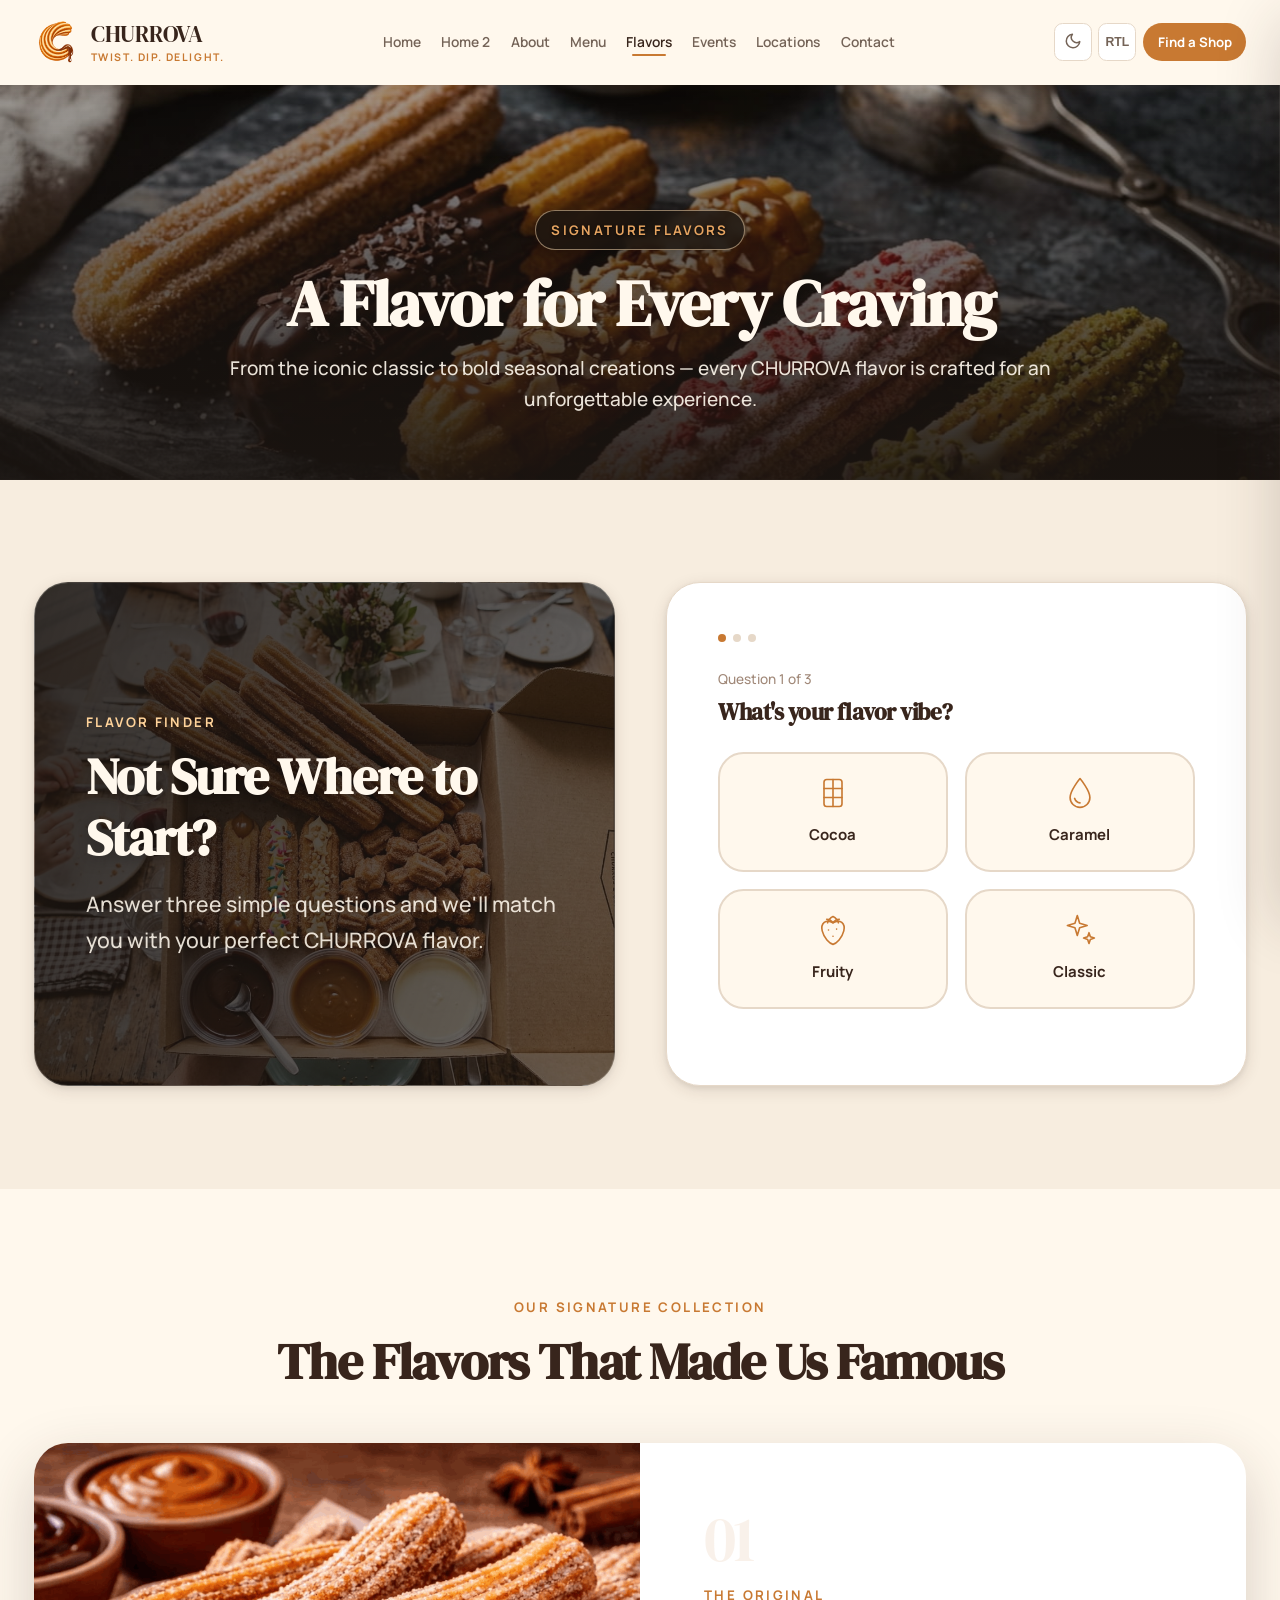
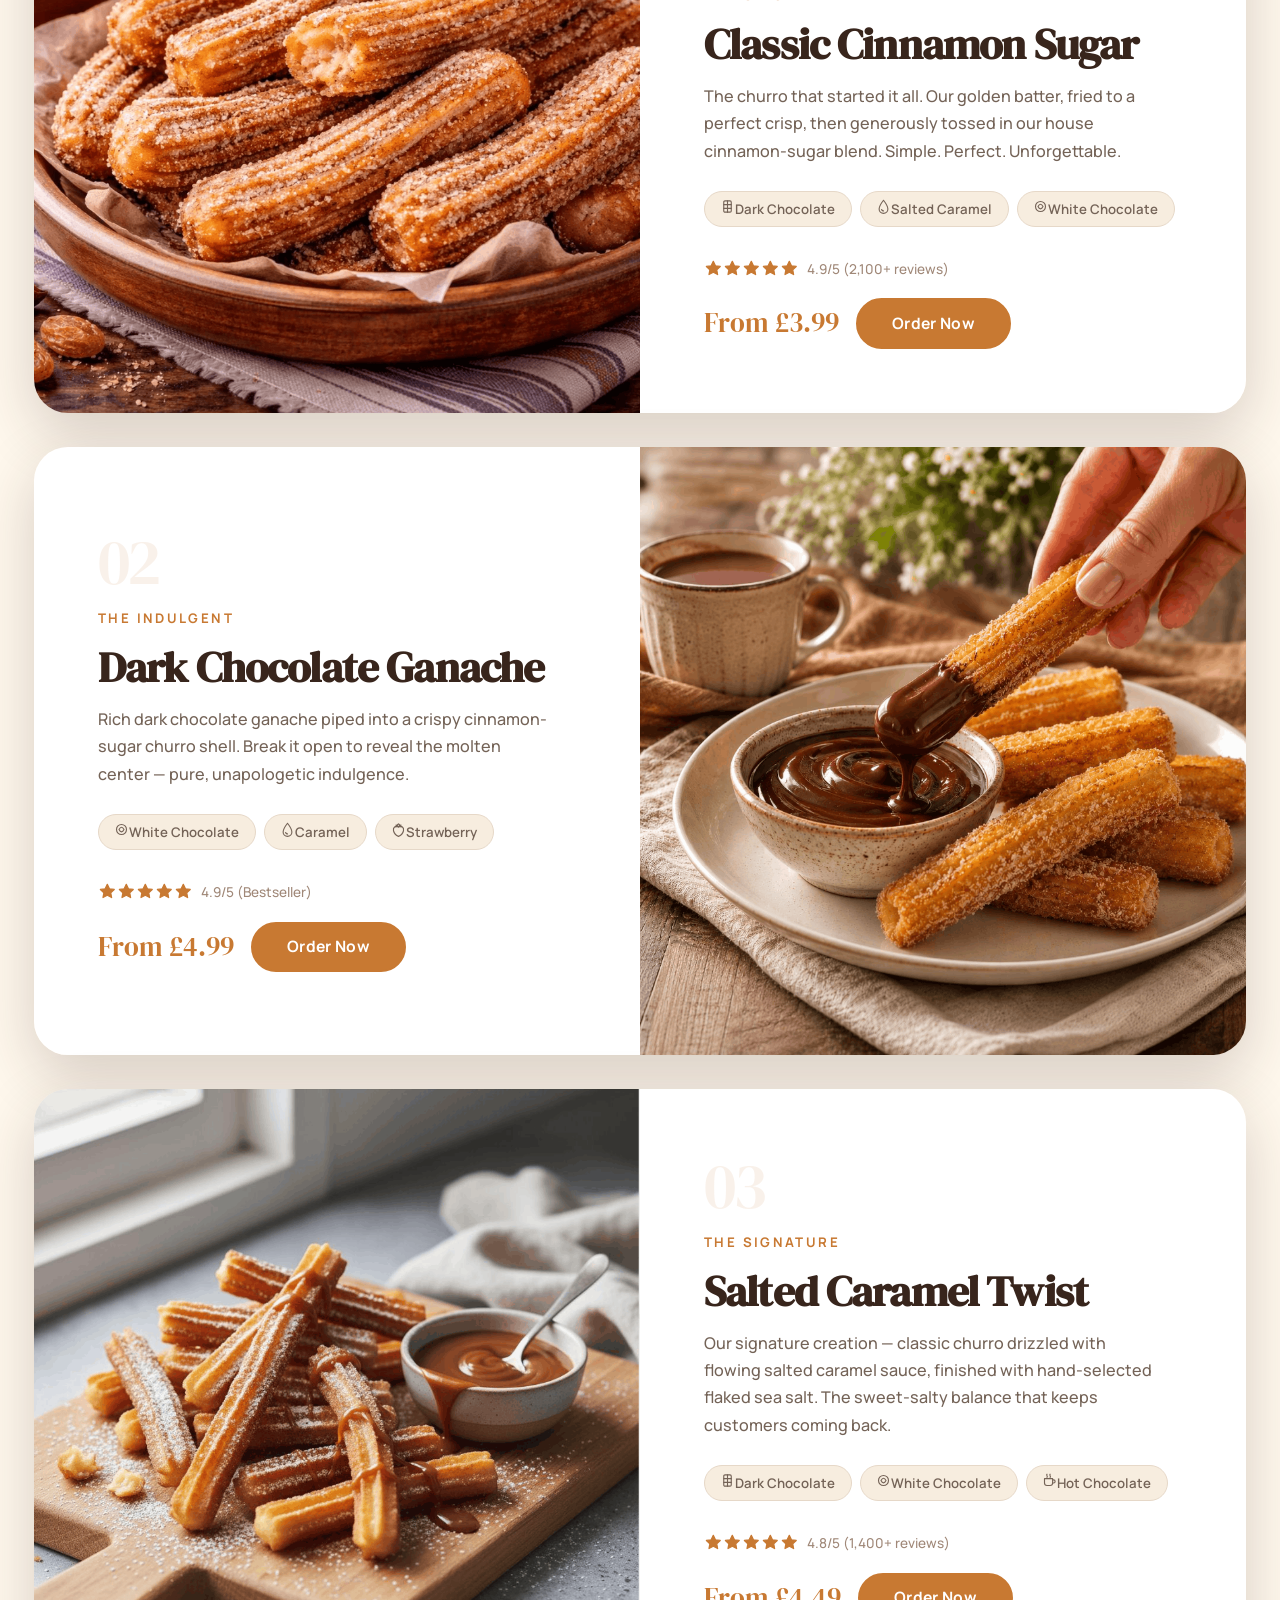
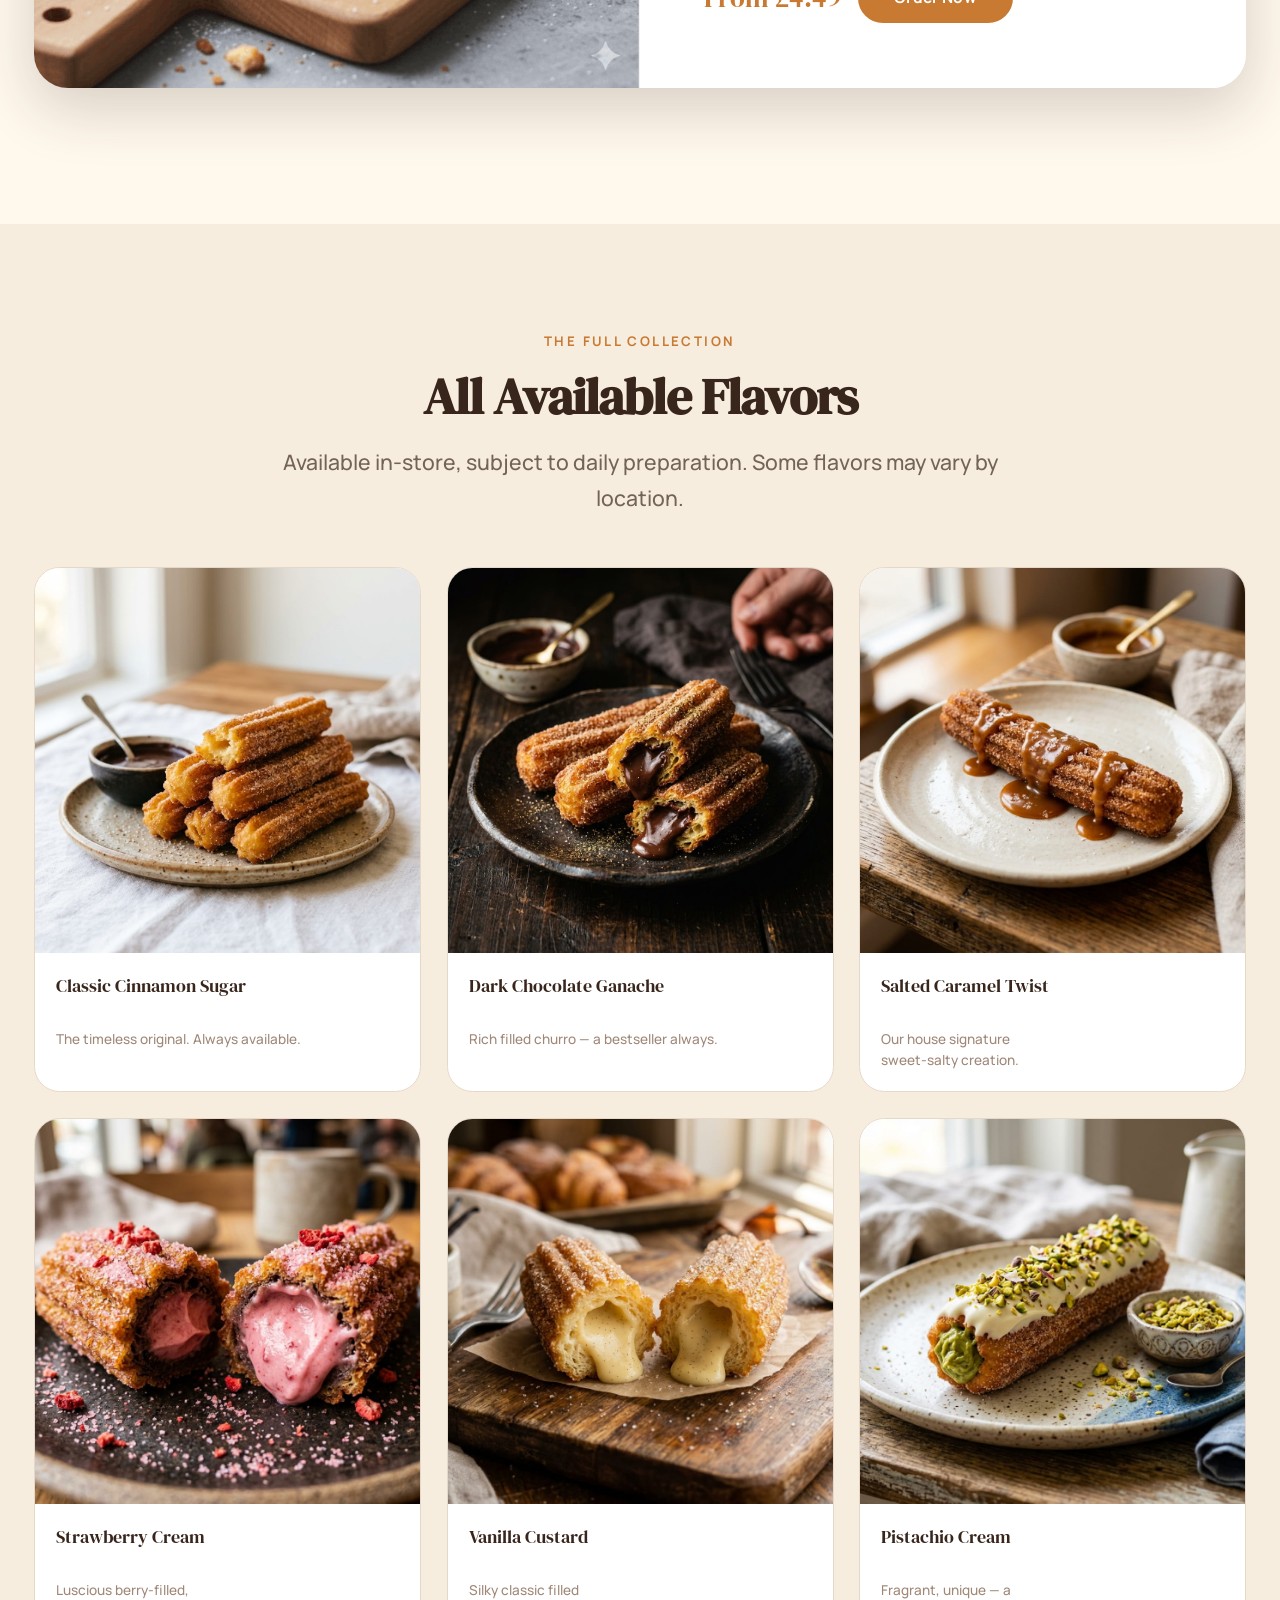
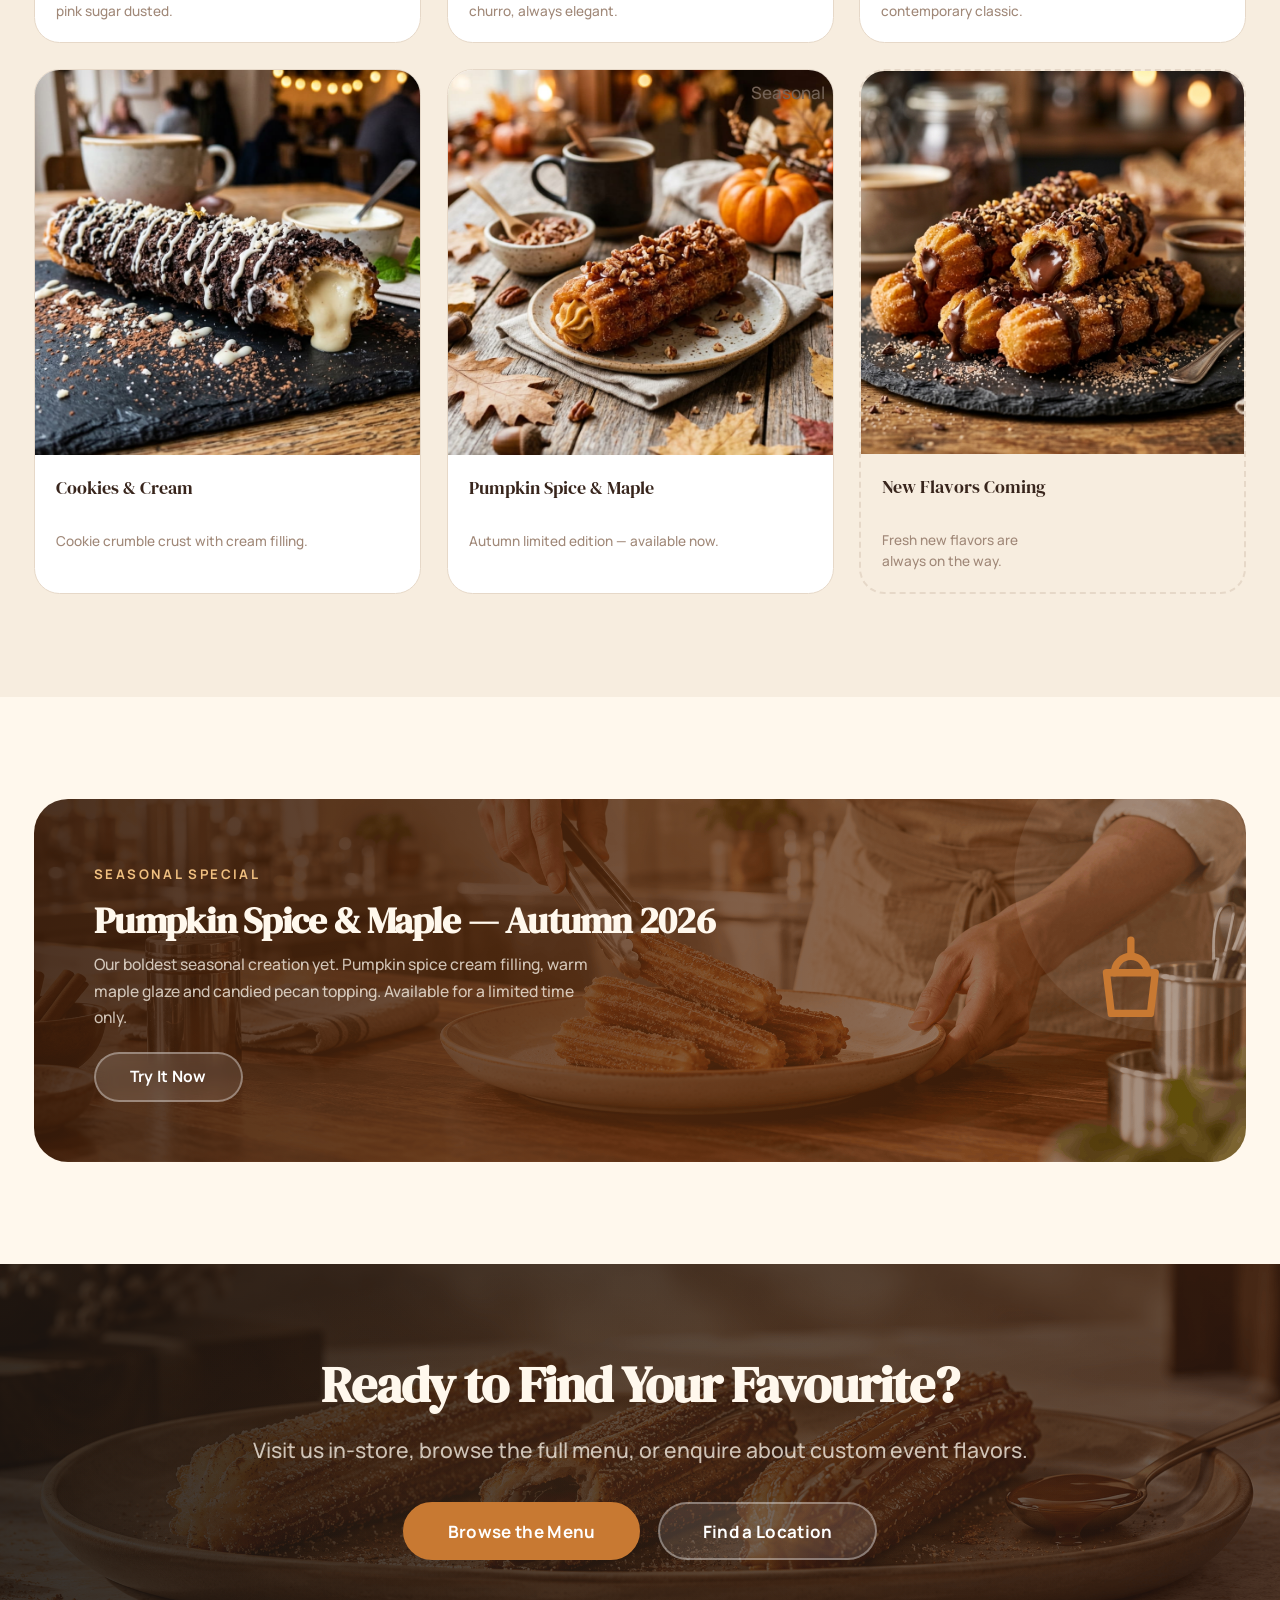
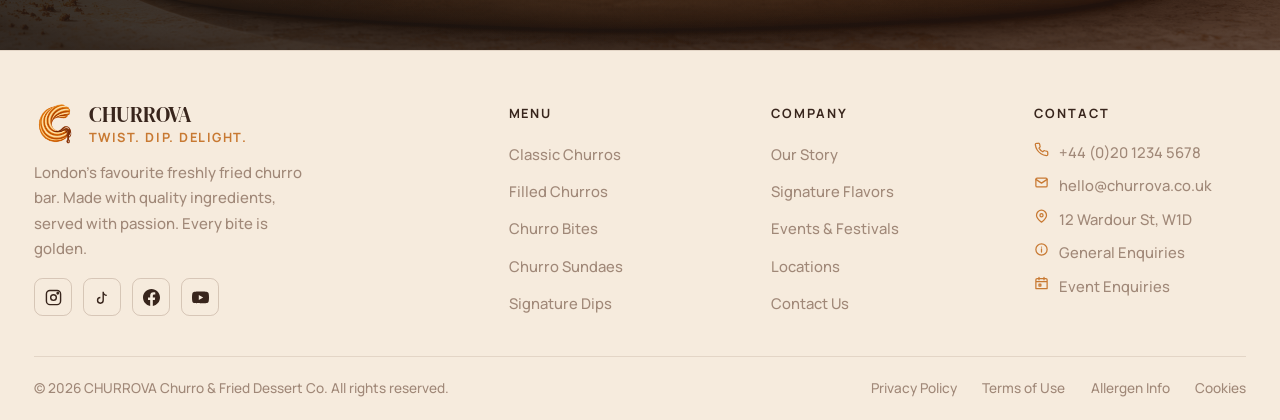
<file: flavors.html>
<!DOCTYPE html>
<html lang="en" data-theme="light" dir="ltr">
<head>
  <meta charset="UTF-8">
  <meta name="viewport" content="width=device-width, initial-scale=1.0">
  <meta name="description" content="CHURROVA Signature Flavors — Explore our iconic churro flavor lineup from classic cinnamon sugar to filled chocolate, salted caramel, strawberry cream and seasonal specials.">
  <title>Signature Flavors – CHURROVA Churro & Fried Dessert Co.</title>
  <link rel="icon" type="image/svg+xml" href="data:image/svg+xml,<svg xmlns='http://www.w3.org/2000/svg' viewBox='0 0 100 100'><text y='.9em' font-size='90'>🌀</text></svg>">
  <link rel="preconnect" href="https://fonts.googleapis.com">
  <link rel="preconnect" href="https://fonts.gstatic.com" crossorigin>
  <link rel="stylesheet" href="css/main.css">
  <link rel="stylesheet" href="css/header.css">
  <link rel="stylesheet" href="css/buttons.css">
  <link rel="stylesheet" href="css/editorial.css">
  <link rel="stylesheet" href="css/flavors.css">
  <link rel="stylesheet" href="css/footer.css">
  <link rel="stylesheet" href="css/desktop.css">
  <link rel="stylesheet" href="css/tablet.css">
  <link rel="stylesheet" href="css/mobile.css">
  <link rel="stylesheet" href="css/rtl.css">
</head>
<body>

<!-- HEADER (reused pattern) -->
<header class="site-header" role="banner">
  <div class="container header-inner">
    <a href="index.html" class="site-logo"><div class="logo-icon"><svg viewBox="0 0 32 32"><path d="M16 4C9.37 4 4 9.37 4 16s5.37 12 12 12 12-5.37 12-12S22.63 4 16 4zm0 2c5.52 0 10 4.48 10 10S21.52 26 16 26 6 21.52 6 16 10.48 6 16 6zm-1 3v2.28A5.01 5.01 0 0 0 11 16a5 5 0 0 0 5 5 5 5 0 0 0 5-5 5.01 5.01 0 0 0-4-4.9V9h-2zm1 4a3 3 0 0 1 3 3 3 3 0 0 1-3 3 3 3 0 0 1-3-3 3 3 0 0 1 3-3z"/></svg></div><div class="logo-text"><span class="brand-name">CHURROVA</span><span class="brand-sub">Churro &amp; Fried Dessert Co.</span></div></a>
    <nav class="main-nav" aria-label="Main navigation"><ul class="nav-list"><li><a href="index.html">Home</a></li><li><a href="home2.html">Home 2</a></li><li><a href="about.html">About</a></li><li><a href="menu.html">Menu</a></li><li><a href="flavors.html" class="active">Flavors</a></li><li><a href="events.html">Events</a></li><li><a href="locations.html">Locations</a></li><li><a href="contact.html">Contact</a></li></ul></nav>
      <div class="header-actions"><button class="icon-btn" data-action="toggle-theme" aria-label="Toggle dark/light mode"><span data-theme-icon><svg viewBox="0 0 24 24" fill="none" stroke="currentColor" stroke-width="2" stroke-linecap="round" stroke-linejoin="round"><path d="M21 12.79A9 9 0 1 1 11.21 3 7 7 0 0 0 21 12.79z"/></svg></span></button><button class="icon-btn" data-action="toggle-rtl" aria-label="Toggle RTL"><span data-rtl-label style="font-size:0.72rem;font-weight:700;">RTL</span></button><a href="locations.html#store-locations" class="btn-header-cta">Find a Shop</a><button class="mobile-toggle" aria-label="Open menu"><span></span><span></span><span></span></button></div>
  </div>
</header>
<div class="drawer-overlay" aria-hidden="true"></div>
<nav class="mobile-drawer" id="mobile-drawer" aria-label="Mobile navigation">
  <div class="drawer-header"><span class="brand-name" style="font-family:var(--font-display);font-size:1.2rem;color:var(--text-heading);">CHURROVA</span><button class="drawer-close" aria-label="Close menu">&times;</button></div>
  <div class="drawer-nav"><a href="index.html">Home</a><a href="home2.html">Home 2</a><a href="about.html">About</a><a href="menu.html">Menu</a><a href="flavors.html" class="active">Flavors</a><a href="signature-flavors.html">Signature Flavors</a><a href="events.html">Events</a><a href="locations.html">Locations</a><a href="contact.html">Contact</a></div>
  <div class="drawer-controls"><button class="icon-btn" data-action="toggle-theme" style="flex:1;border-radius:var(--radius-sm);"><span data-theme-icon style="display:flex;align-items:center;gap:0.4rem;font-size:0.8rem;font-weight:600;"><svg width="16" height="16" viewBox="0 0 24 24" fill="none" stroke="currentColor" stroke-width="2"><path d="M21 12.79A9 9 0 1 1 11.21 3 7 7 0 0 0 21 12.79z"/></svg>Dark</span></button><button class="icon-btn" data-action="toggle-rtl" style="flex:1;border-radius:var(--radius-sm);font-size:0.8rem;font-weight:700;"><span data-rtl-label>RTL</span></button></div>
    <div class="drawer-cta" style="display:flex;flex-direction:column;gap:0.6rem;"><a href="signature-flavors.html" class="btn btn-secondary" style="width:100%;justify-content:center;">Signature Flavors</a></div>
</nav>

<!-- PAGE HERO -->
<section class="page-hero" aria-label="Signature flavors hero">
  <div class="page-hero-bg"><img src="assets/images/hero/hero-flavors.jpg" alt="Artistic lineup of signature CHURROVA churros" loading="eager"></div>
  <div class="page-hero-overlay"></div>
  <div class="container page-hero-content">
    <span class="section-label" style="color:#E6A461;">Signature Flavors</span>
    <h1 class="page-hero-title">A Flavor for Every Craving</h1>
    <p class="page-hero-lead">From the iconic classic to bold seasonal creations — every CHURROVA flavor is crafted for an unforgettable experience.</p>
  </div>
</section>

<!-- FLAVOR FINDER QUIZ -->
<section class="section-py bg-surface" id="flavor-finder" aria-labelledby="finder-title">
  <div class="container">
    <div class="finder-layout">
      <div class="reveal-left">
        <span class="section-label">Flavor Finder</span>
        <h2 id="finder-title" class="section-title">Not Sure Where to Start?</h2>
        <p class="lead">Answer three simple questions and we'll match you with your perfect CHURROVA flavor.</p>
      </div>
      <div class="flavor-finder reveal-right">
        <div id="flavor-finder-quiz"></div>
      </div>
    </div>
  </div>
</section>

<!-- FEATURED FLAVORS SHOWCASE -->
<section class="section-py" aria-labelledby="featured-flavors-title">
  <div class="container">
    <div style="text-align:center;margin-bottom:3rem;">
      <span class="section-label">Our Signature Collection</span>
      <h2 id="featured-flavors-title" class="section-title reveal">The Flavors That Made Us Famous</h2>
    </div>

    <!-- Flavor 1: Classic -->
    <div class="flavor-showcase reveal" style="margin-bottom:2rem;">
      <div class="flavor-showcase-img">
        <img src="assets/images/pages/page-sharing-bowl.png" alt="Classic Cinnamon Sugar Churro Platter">
      </div>
      <div class="flavor-showcase-content">
        <span class="flavor-number">01</span>
        <span class="section-label">The Original</span>
        <h3 class="flavor-name">Classic Cinnamon Sugar</h3>
        <p class="flavor-desc">The churro that started it all. Our golden batter, fried to a perfect crisp, then generously tossed in our house cinnamon-sugar blend. Simple. Perfect. Unforgettable.</p>
        <div class="flavor-pairings">
          <span class="pairing-chip"><svg viewBox="0 0 24 24" aria-hidden="true"><rect x="6" y="3" width="12" height="18" rx="2"/><path d="M6 9h12M6 15h12M12 3v18"/></svg>Dark Chocolate</span>
          <span class="pairing-chip"><svg viewBox="0 0 24 24" aria-hidden="true"><path d="M12 2S5 11 5 16a7 7 0 0 0 14 0c0-5-7-14-7-14Z"/><path d="M9 17c.7 1.4 1.7 2 3 2"/></svg>Salted Caramel</span>
          <span class="pairing-chip"><svg viewBox="0 0 24 24" aria-hidden="true"><circle cx="12" cy="12" r="8"/><path d="M8 12c1.2-2.5 2.5-3.7 4-3.7s2.8 1.2 4 3.7c-1.2 2.5-2.5 3.7-4 3.7S9.2 14.5 8 12Z"/></svg>White Chocolate</span>
        </div>
        <div class="stars" style="margin-bottom:1rem;">★★★★★ <span style="font-size:0.8rem;color:var(--text-muted);margin-left:0.3rem;">4.9/5 (2,100+ reviews)</span></div>
        <div style="display:flex;align-items:center;gap:1rem;flex-wrap:wrap;">
          <span style="font-family:var(--font-display);font-size:1.6rem;color:var(--accent);">From £3.99</span>
          <a href="menu.html" class="btn btn-primary">Order Now</a>
        </div>
      </div>
    </div>

    <!-- Flavor 2: Chocolate Filled -->
    <div class="flavor-showcase reveal" style="margin-bottom:2rem;direction:rtl;">
      <div class="flavor-showcase-img">
        <img src="assets/images/pages/page-chocolate-dip.png" alt="Dark Chocolate Ganache Filled Churro">
      </div>
      <div class="flavor-showcase-content" style="direction:ltr;">
        <span class="flavor-number">02</span>
        <span class="section-label">The Indulgent</span>
        <h3 class="flavor-name">Dark Chocolate Ganache</h3>
        <p class="flavor-desc">Rich dark chocolate ganache piped into a crispy cinnamon-sugar churro shell. Break it open to reveal the molten center — pure, unapologetic indulgence.</p>
        <div class="flavor-pairings">
          <span class="pairing-chip"><svg viewBox="0 0 24 24" aria-hidden="true"><circle cx="12" cy="12" r="8"/><path d="M8 12c1.2-2.5 2.5-3.7 4-3.7s2.8 1.2 4 3.7c-1.2 2.5-2.5 3.7-4 3.7S9.2 14.5 8 12Z"/></svg>White Chocolate</span>
          <span class="pairing-chip"><svg viewBox="0 0 24 24" aria-hidden="true"><path d="M12 2S5 11 5 16a7 7 0 0 0 14 0c0-5-7-14-7-14Z"/><path d="M9 17c.7 1.4 1.7 2 3 2"/></svg>Caramel</span>
          <span class="pairing-chip"><svg viewBox="0 0 24 24" aria-hidden="true"><path d="M12 8c5-3 9 1 8 6-1 4-5 8-8 9-3-1-7-5-8-9-1-5 3-9 8-6Z"/><path d="M8 8c1-3 3-4 4-5 1 1 3 2 4 5M8 5c2 0 3 1 4 3M16 5c-2 0-3 1-4 3"/></svg>Strawberry</span>
        </div>
        <div class="stars" style="margin-bottom:1rem;">★★★★★ <span style="font-size:0.8rem;color:var(--text-muted);margin-left:0.3rem;">4.9/5 (Bestseller)</span></div>
        <div style="display:flex;align-items:center;gap:1rem;flex-wrap:wrap;">
          <span style="font-family:var(--font-display);font-size:1.6rem;color:var(--accent);">From £4.99</span>
          <a href="menu.html" class="btn btn-primary">Order Now</a>
        </div>
      </div>
    </div>

    <!-- Flavor 3: Caramel -->
    <div class="flavor-showcase reveal" style="margin-bottom:2rem;">
      <div class="flavor-showcase-img">
        <img src="assets/images/pages/page-caramel-drizzle.png" alt="Salted Caramel Twist Churro">
      </div>
      <div class="flavor-showcase-content">
        <span class="flavor-number">03</span>
        <span class="section-label">The Signature</span>
        <h3 class="flavor-name">Salted Caramel Twist</h3>
        <p class="flavor-desc">Our signature creation — classic churro drizzled with flowing salted caramel sauce, finished with hand-selected flaked sea salt. The sweet-salty balance that keeps customers coming back.</p>
        <div class="flavor-pairings">
          <span class="pairing-chip"><svg viewBox="0 0 24 24" aria-hidden="true"><rect x="6" y="3" width="12" height="18" rx="2"/><path d="M6 9h12M6 15h12M12 3v18"/></svg>Dark Chocolate</span>
          <span class="pairing-chip"><svg viewBox="0 0 24 24" aria-hidden="true"><circle cx="12" cy="12" r="8"/><path d="M8 12c1.2-2.5 2.5-3.7 4-3.7s2.8 1.2 4 3.7c-1.2 2.5-2.5 3.7-4 3.7S9.2 14.5 8 12Z"/></svg>White Chocolate</span>
          <span class="pairing-chip"><svg viewBox="0 0 24 24" aria-hidden="true"><path d="M4 9h13v7a4 4 0 0 1-4 4H8a4 4 0 0 1-4-4V9Z"/><path d="M17 11h1.5a2.5 2.5 0 0 1 0 5H17M8 2c-2 2 2 3 0 5M13 2c-2 2 2 3 0 5"/></svg>Hot Chocolate</span>
        </div>
        <div class="stars" style="margin-bottom:1rem;">★★★★★ <span style="font-size:0.8rem;color:var(--text-muted);margin-left:0.3rem;">4.8/5 (1,400+ reviews)</span></div>
        <div style="display:flex;align-items:center;gap:1rem;flex-wrap:wrap;">
          <span style="font-family:var(--font-display);font-size:1.6rem;color:var(--accent);">From £4.49</span>
          <a href="menu.html" class="btn btn-primary">Order Now</a>
        </div>
      </div>
    </div>
  </div>
</section>

<!-- FULL FLAVOR GRID -->
<section class="section-py bg-surface" aria-labelledby="all-flavors-title">
  <div class="container">
    <div style="text-align:center;margin-bottom:3rem;">
      <span class="section-label">The Full Collection</span>
      <h2 id="all-flavors-title" class="section-title reveal">All Available Flavors</h2>
      <p class="lead reveal delay-1" style="margin:0 auto;">Available in-store, subject to daily preparation. Some flavors may vary by location.</p>
    </div>
    <div class="flavor-grid">
      <div class="flavor-tile reveal">
        <div class="flavor-tile-img"><img src="assets/images/menu/classic-churro.jpg" alt="Classic Cinnamon Sugar" loading="lazy"></div>
        <div class="flavor-tile-body">
          <div class="flavor-tile-name">Classic Cinnamon Sugar</div>
          <div class="flavor-tile-desc">The timeless original. Always available.</div>
        </div>
      </div>
      <div class="flavor-tile reveal delay-1">
        <div class="flavor-tile-img"><img src="assets/images/menu/choc-filled.jpg" alt="Dark Chocolate Ganache" loading="lazy"></div>
        <div class="flavor-tile-body">
          <div class="flavor-tile-name">Dark Chocolate Ganache</div>
          <div class="flavor-tile-desc">Rich filled churro — a bestseller always.</div>
        </div>
      </div>
      <div class="flavor-tile reveal delay-2">
        <div class="flavor-tile-img"><img src="assets/images/menu/caramel-twist.jpg" alt="Salted Caramel Twist" loading="lazy"></div>
        <div class="flavor-tile-body">
          <div class="flavor-tile-name">Salted Caramel Twist</div>
          <div class="flavor-tile-desc">Our house signature sweet-salty creation.</div>
        </div>
      </div>
      <div class="flavor-tile reveal delay-3">
        <div class="flavor-tile-img"><img src="assets/images/menu/strawberry-cream.jpg" alt="Strawberry Cream" loading="lazy"></div>
        <div class="flavor-tile-body">
          <div class="flavor-tile-name">Strawberry Cream</div>
          <div class="flavor-tile-desc">Luscious berry-filled, pink sugar dusted.</div>
        </div>
      </div>
      <div class="flavor-tile reveal delay-4">
        <div class="flavor-tile-img"><img src="assets/images/menu/vanilla-custard.jpg" alt="Vanilla Custard" loading="lazy"></div>
        <div class="flavor-tile-body">
          <div class="flavor-tile-name">Vanilla Custard</div>
          <div class="flavor-tile-desc">Silky classic filled churro, always elegant.</div>
        </div>
      </div>
      <div class="flavor-tile reveal">
        <div class="flavor-tile-img"><img src="assets/images/menu/pistachio-cream.jpg" alt="Pistachio Cream" loading="lazy"></div>
        <div class="flavor-tile-body">
          <div class="flavor-tile-name">Pistachio Cream</div>
          <div class="flavor-tile-desc">Fragrant, unique — a contemporary classic.</div>
        </div>
      </div>
      <div class="flavor-tile reveal delay-1">
        <div class="flavor-tile-img"><img src="assets/images/menu/cookies-cream.jpg" alt="Cookies &amp; Cream" loading="lazy"></div>
        <div class="flavor-tile-body">
          <div class="flavor-tile-name">Cookies &amp; Cream</div>
          <div class="flavor-tile-desc">Cookie crumble crust with cream filling.</div>
        </div>
      </div>
      <div class="flavor-tile reveal delay-2">
        <div class="flavor-tile-img"><img src="assets/images/menu/pumpkin-spice-churro.jpg" alt="Pumpkin Spice &amp; Maple" loading="lazy"><div style="position:absolute;top:0.5rem;right:0.5rem;"><span class="tag-seasonal">Seasonal</span></div></div>
        <div class="flavor-tile-body">
          <div class="flavor-tile-name">Pumpkin Spice &amp; Maple</div>
          <div class="flavor-tile-desc">Autumn limited edition — available now.</div>
        </div>
      </div>
      <div class="flavor-tile" data-no-reveal style="background:var(--bg2);border:2px dashed var(--border-color);">
        <div class="flavor-tile-img"><img src="assets/images/menu/winter-mocha-crunch.jpg" alt="Preview of an upcoming CHURROVA flavor" loading="lazy"></div>
        <div class="flavor-tile-body">
          <div class="flavor-tile-name">New Flavors Coming</div>
          <div class="flavor-tile-desc">Fresh new flavors are always on the way.</div>
        </div>
      </div>
    </div>
  </div>
</section>

<!-- SEASONAL BANNER -->
<section class="section-py" aria-labelledby="seasonal-cta-title">
  <div class="container">
    <div class="seasonal-banner reveal">
      <div style="position:relative;z-index:1;">
        <span class="section-label" style="color:#F0C080;">Seasonal Special</span>
        <h2 id="seasonal-cta-title" class="seasonal-banner-title">Pumpkin Spice &amp; Maple — Autumn 2026</h2>
        <p class="seasonal-banner-text">Our boldest seasonal creation yet. Pumpkin spice cream filling, warm maple glaze and candied pecan topping. Available for a limited time only.</p>
        <a href="menu.html" class="btn btn-ghost" style="margin-top:1.25rem;">Try It Now</a>
      </div>
      <div style="display:flex;align-items:center;justify-content:center;font-size:5rem;position:relative;z-index:1;">🎃</div>
    </div>
  </div>
</section>

<!-- CTA -->
<section class="cta-gradient" style="--cta-image:url('../assets/images/cta/flavors.png');" aria-labelledby="flavors-cta-title">
  <div class="container text-center">
    <h2 id="flavors-cta-title" class="reveal" style="color:var(--cream);margin-bottom:1rem;">Ready to Find Your Favourite?</h2>
    <p class="lead reveal delay-1" style="margin:0 auto 2rem;color:rgba(255,248,237,.75);">Visit us in-store, browse the full menu, or enquire about custom event flavors.</p>
    <div class="btn-group reveal delay-2" style="justify-content:center;">
      <a href="menu.html" class="btn btn-primary btn-lg">Browse the Menu</a>
      <a href="locations.html" class="btn btn-ghost btn-lg">Find a Location</a>
    </div>
  </div>
</section>

<!-- FOOTER -->
<footer class="site-footer" role="contentinfo">
  <div class="container">
    <div class="footer-grid">
      <div class="footer-brand"><a href="index.html" class="footer-logo"><div class="footer-logo-icon"><svg viewBox="0 0 32 32"><path d="M16 4C9.37 4 4 9.37 4 16s5.37 12 12 12 12-5.37 12-12S22.63 4 16 4zm0 2c5.52 0 10 4.48 10 10S21.52 26 16 26 6 21.52 6 16 10.48 6 16 6zm-1 3v2.28A5.01 5.01 0 0 0 11 16a5 5 0 0 0 5 5 5 5 0 0 0 5-5 5.01 5.01 0 0 0-4-4.9V9h-2zm1 4a3 3 0 0 1 3 3 3 3 0 0 1-3 3 3 3 0 0 1-3-3 3 3 0 0 1 3-3z"/></svg></div><div><div class="footer-brand-name">CHURROVA</div><span class="footer-tagline">Twist. Dip. Delight.</span></div></a><p>London's favourite freshly fried churro bar.</p></div>
      <div><div class="footer-col-title">Menu</div><ul class="footer-links"><li><a href="menu.html">Classic Churros</a></li><li><a href="menu.html">Filled Churros</a></li><li><a href="menu.html">Churro Bites</a></li><li><a href="menu.html">Churro Sundaes</a></li><li><a href="menu.html">Sharing Boxes</a></li></ul></div>
      <div><div class="footer-col-title">Company</div><ul class="footer-links"><li><a href="about.html">Our Story</a></li><li><a href="events.html">Events</a></li><li><a href="locations.html">Locations</a></li><li><a href="contact.html">Contact</a></li></ul></div>
      <div><div class="footer-col-title">Hours</div><div class="hours-list"><div class="hours-item"><span class="day">Mon–Fri</span><span>11am–10pm</span></div><div class="hours-item"><span class="day">Sat</span><span>10am–11pm</span></div><div class="hours-item"><span class="day">Sun</span><span>10am–9pm</span></div></div></div>
    </div>
    <div class="footer-bottom"><p class="footer-copyright">&copy; 2026 CHURROVA Churro &amp; Fried Dessert Co. All rights reserved.</p><nav class="footer-legal"><a href="#">Privacy</a><a href="#">Terms</a><a href="#">Allergens</a></nav></div>
  </div>
</footer>
<script src="js/main.js"></script>
</body>
</html>
</file>
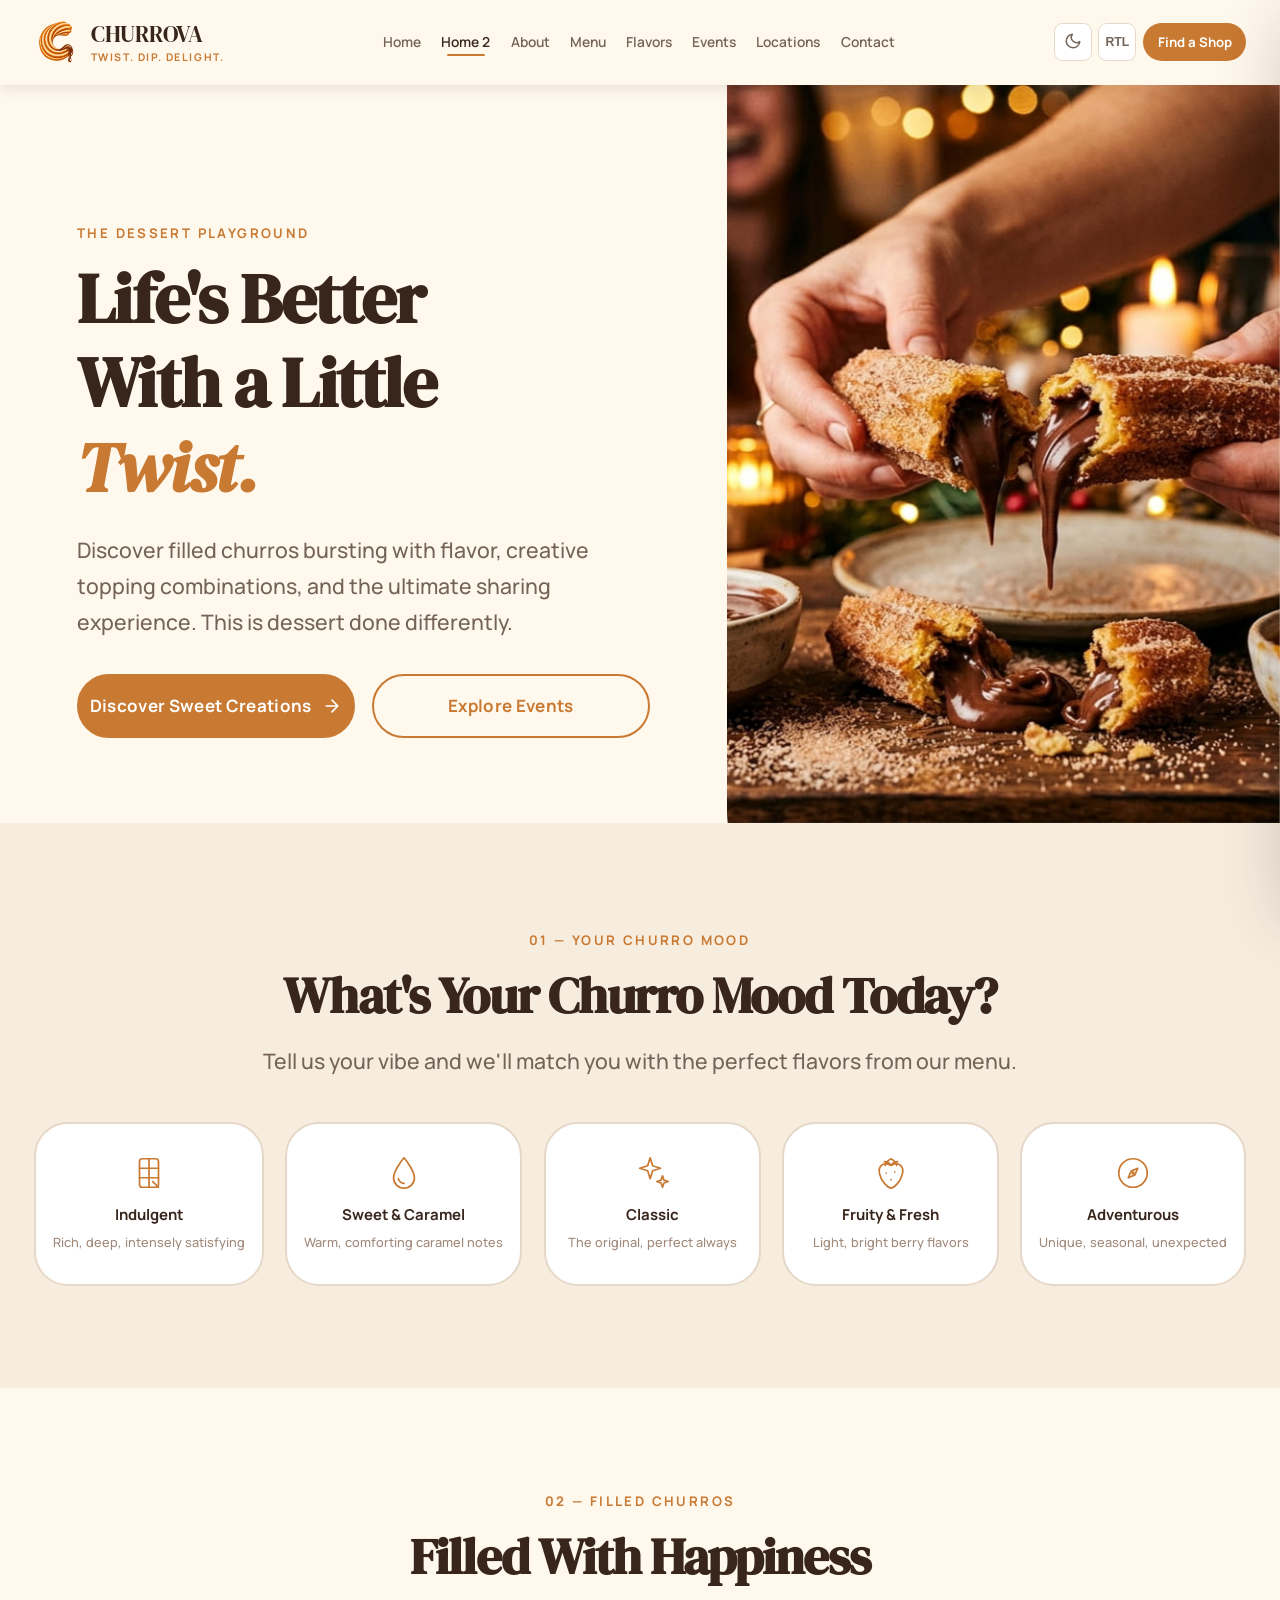
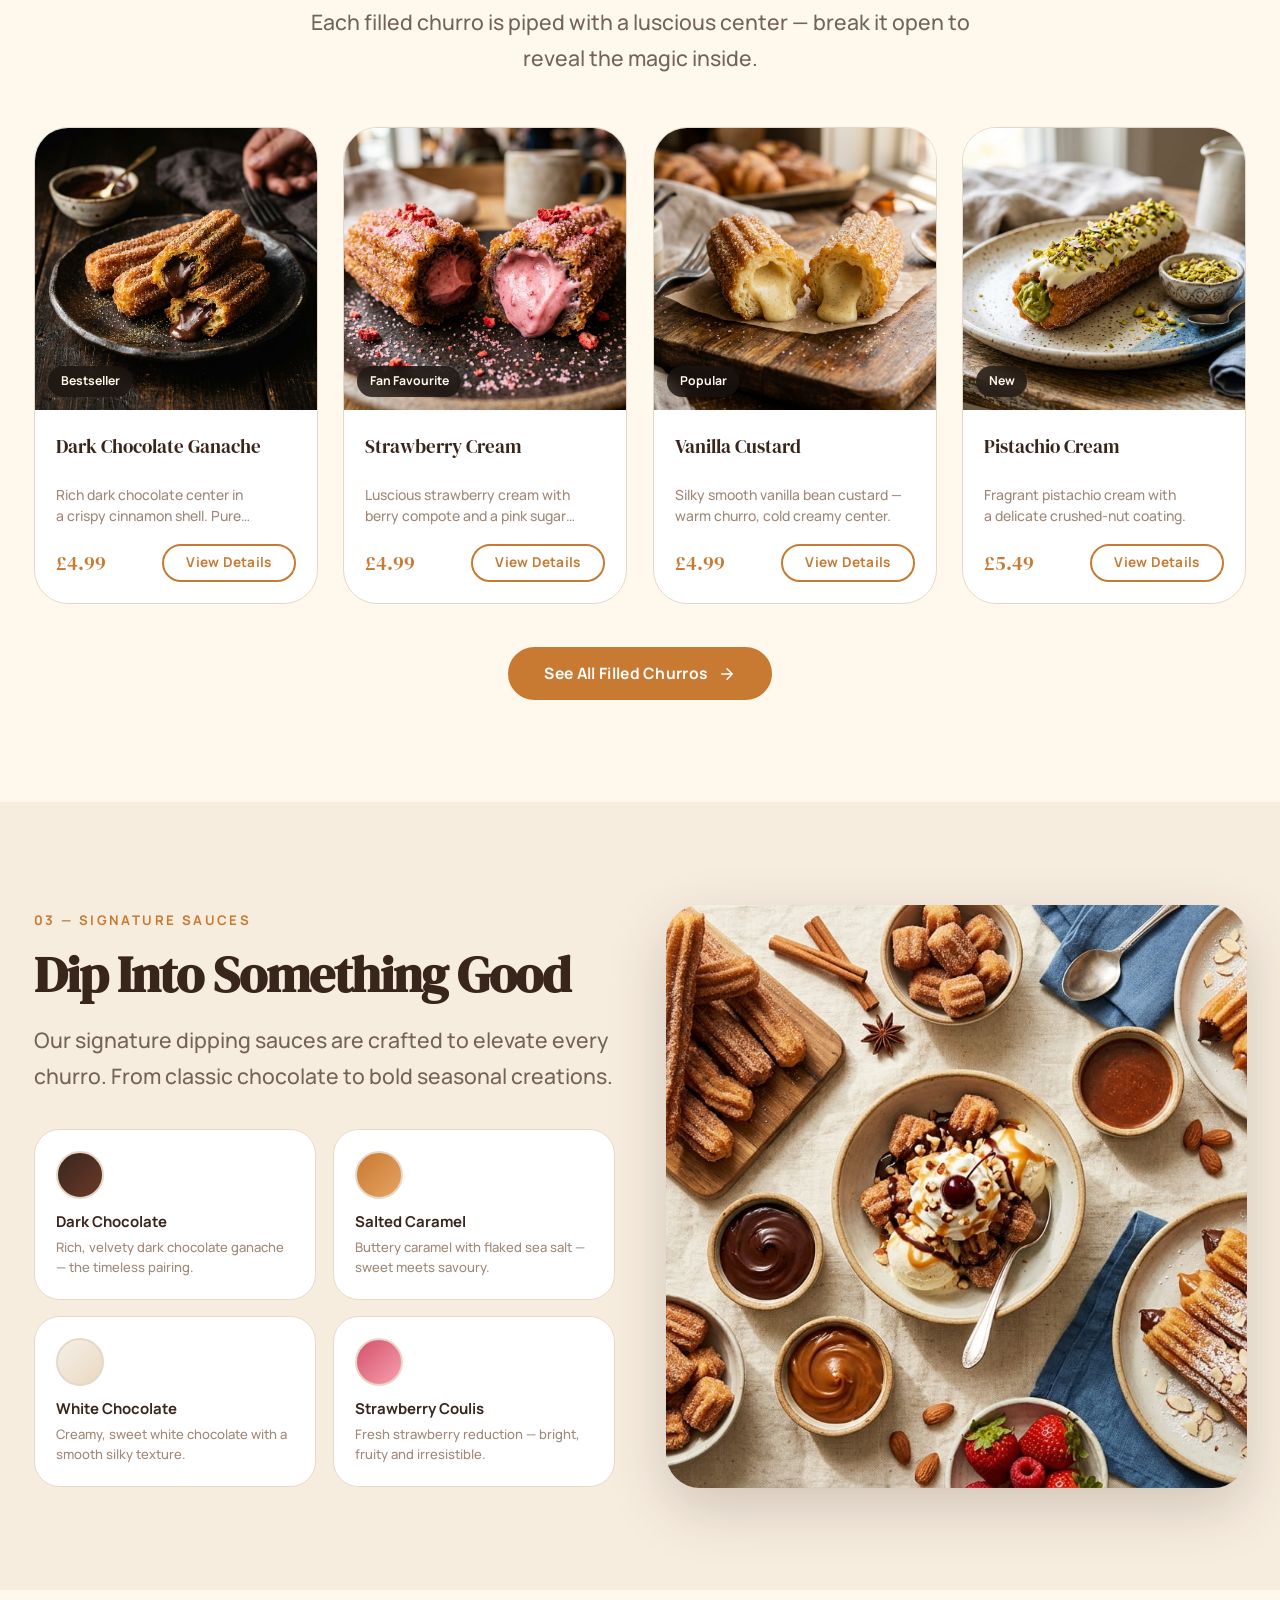
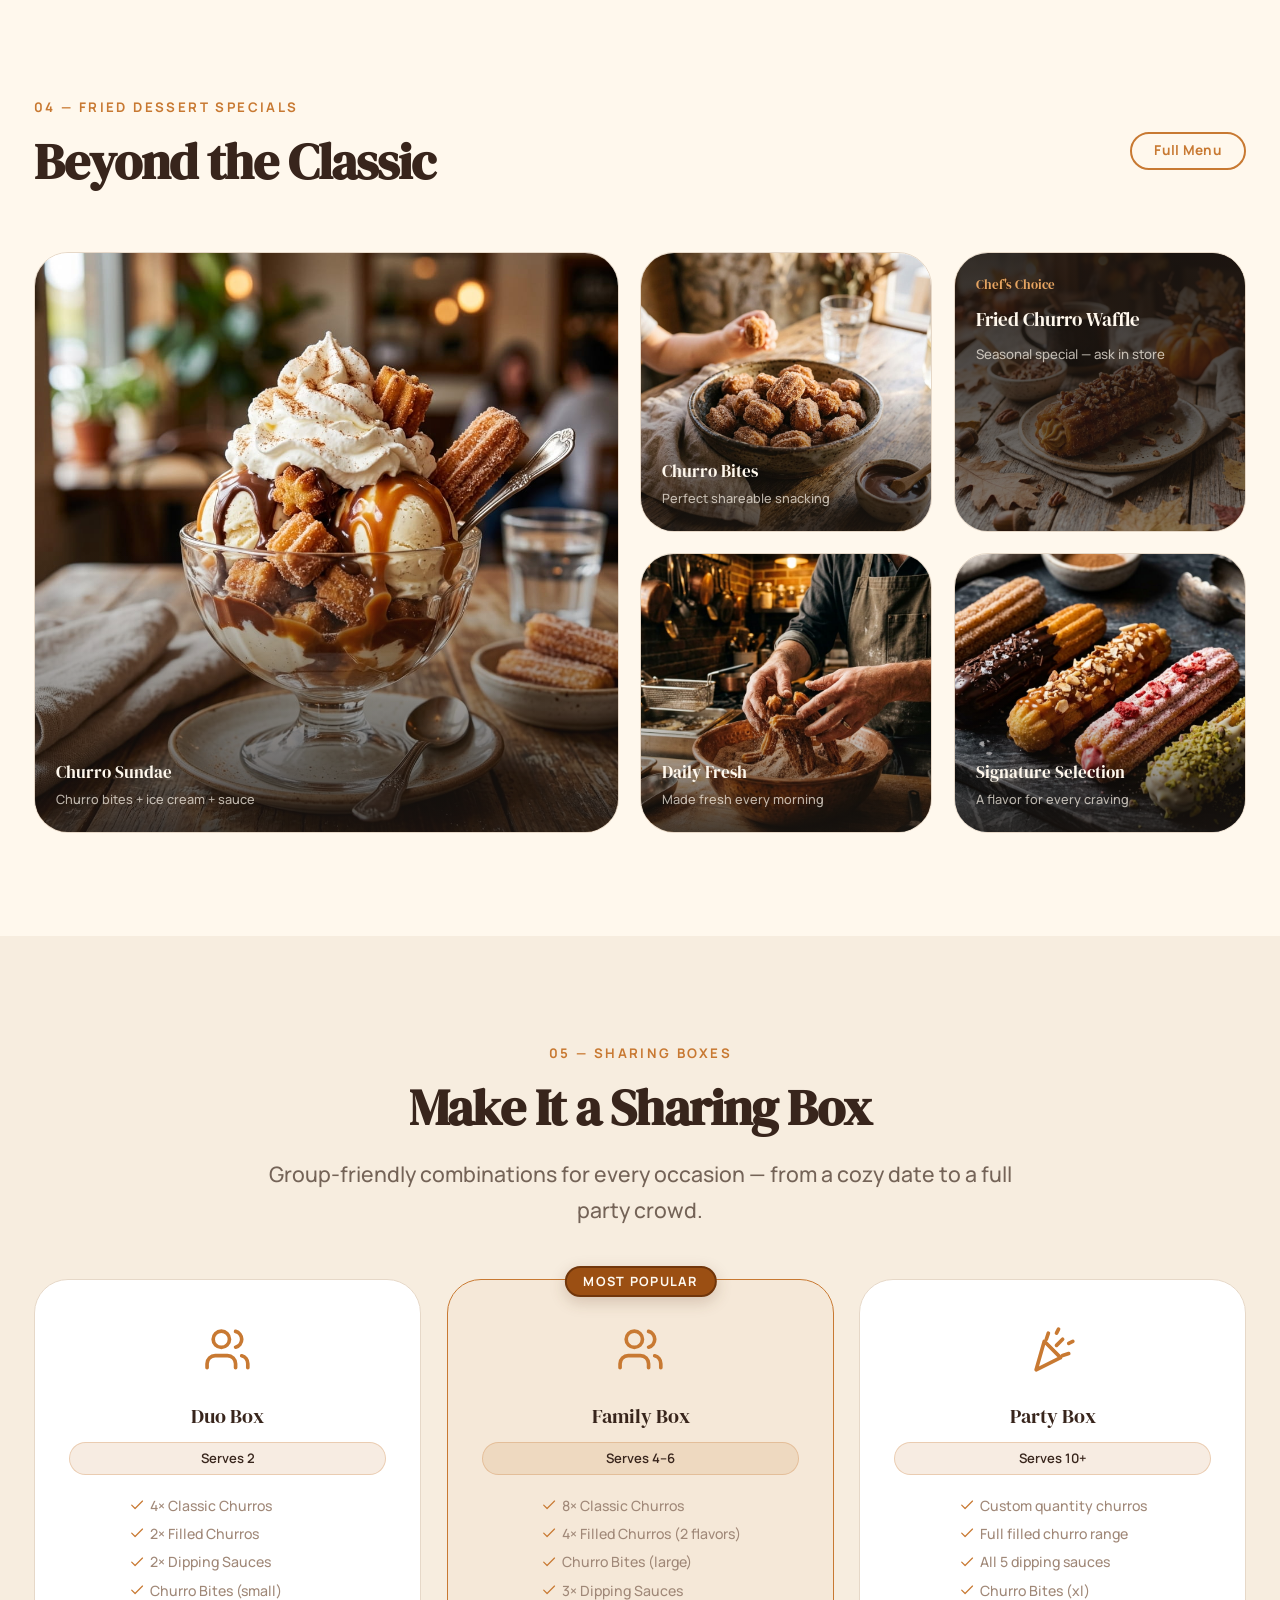
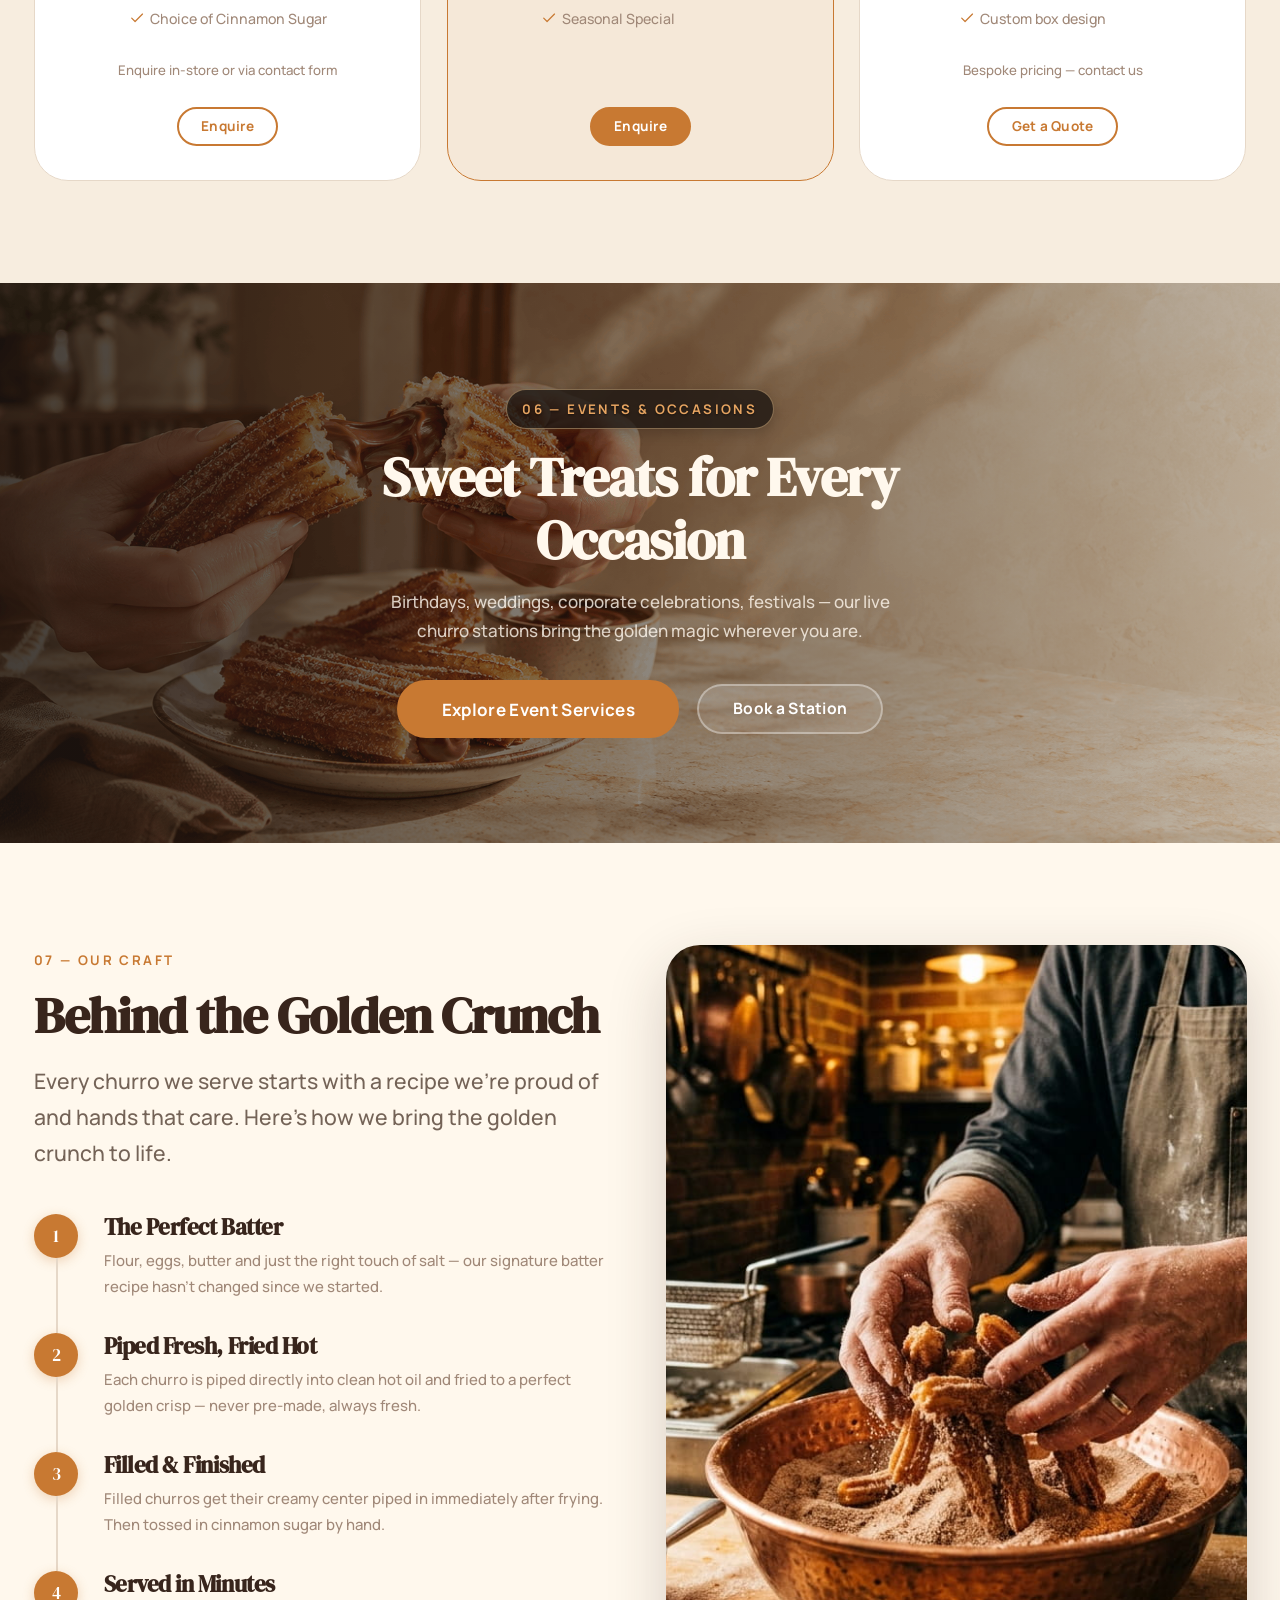
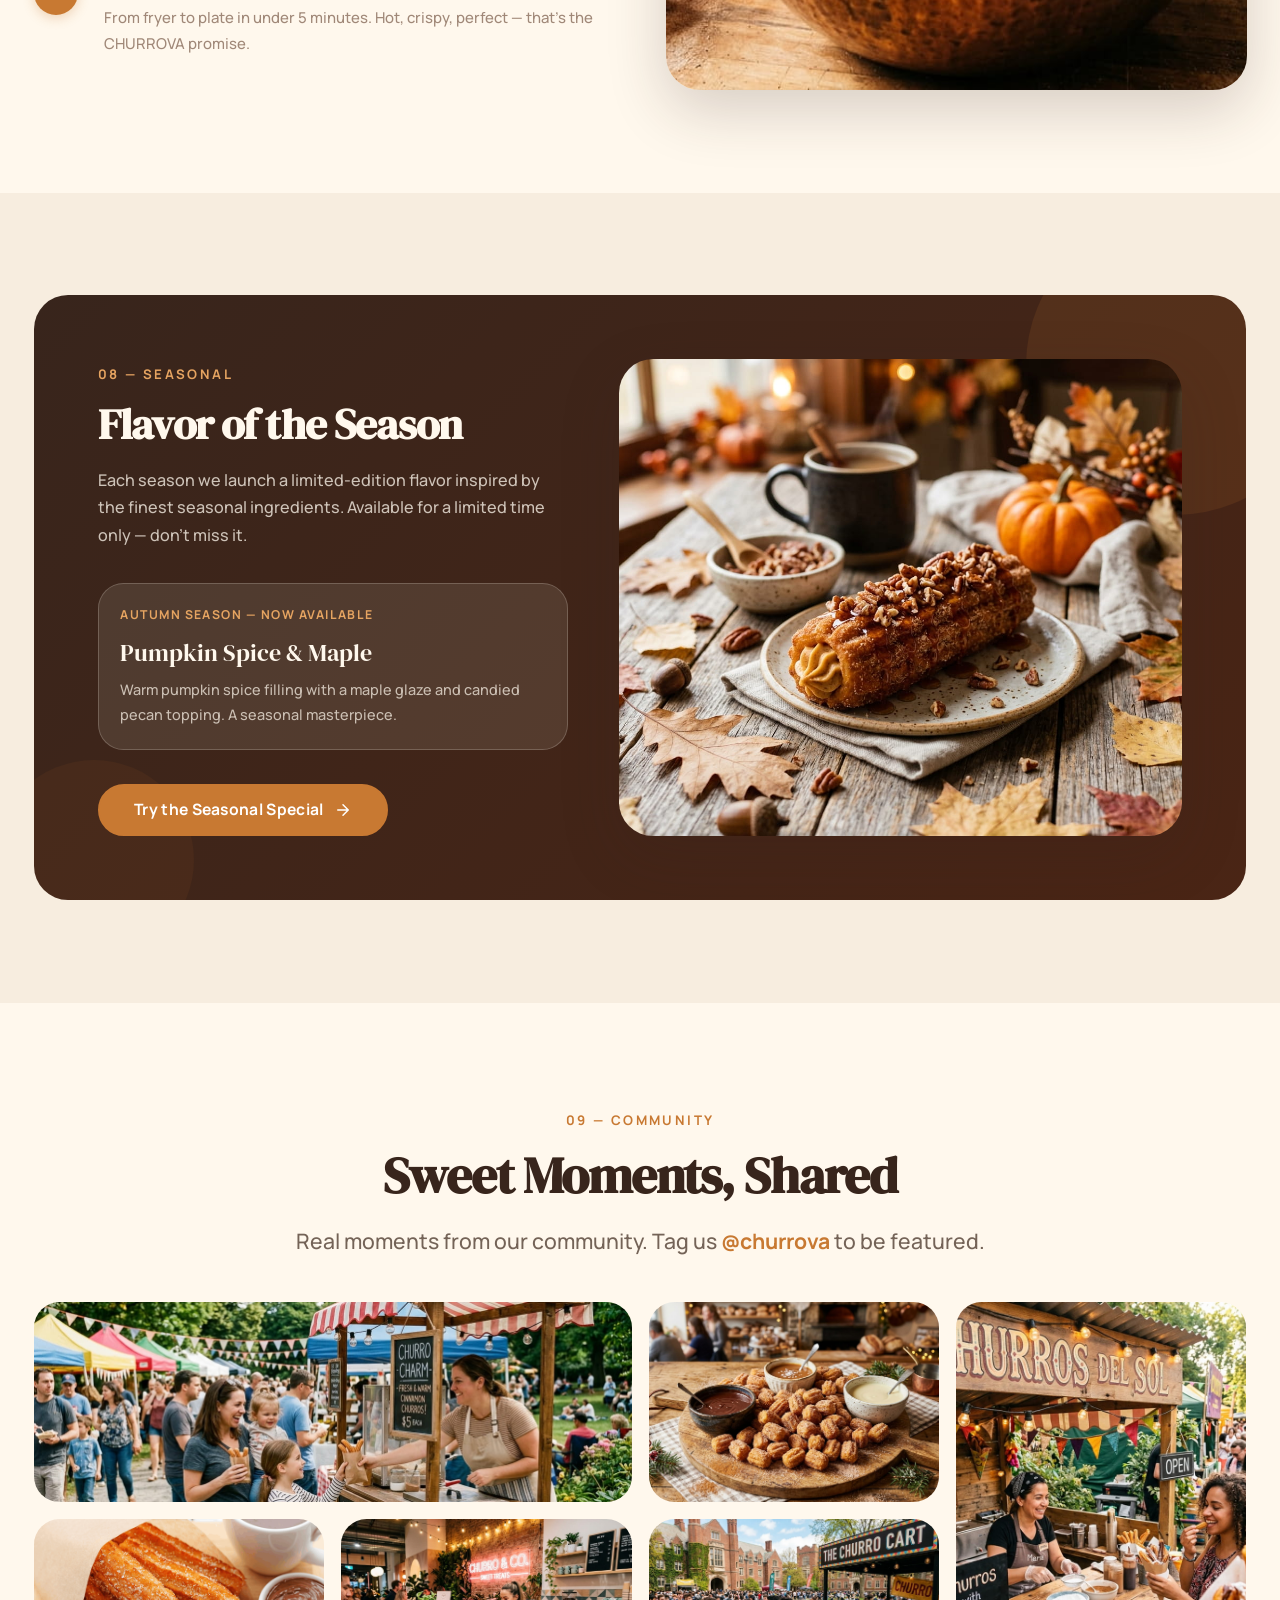
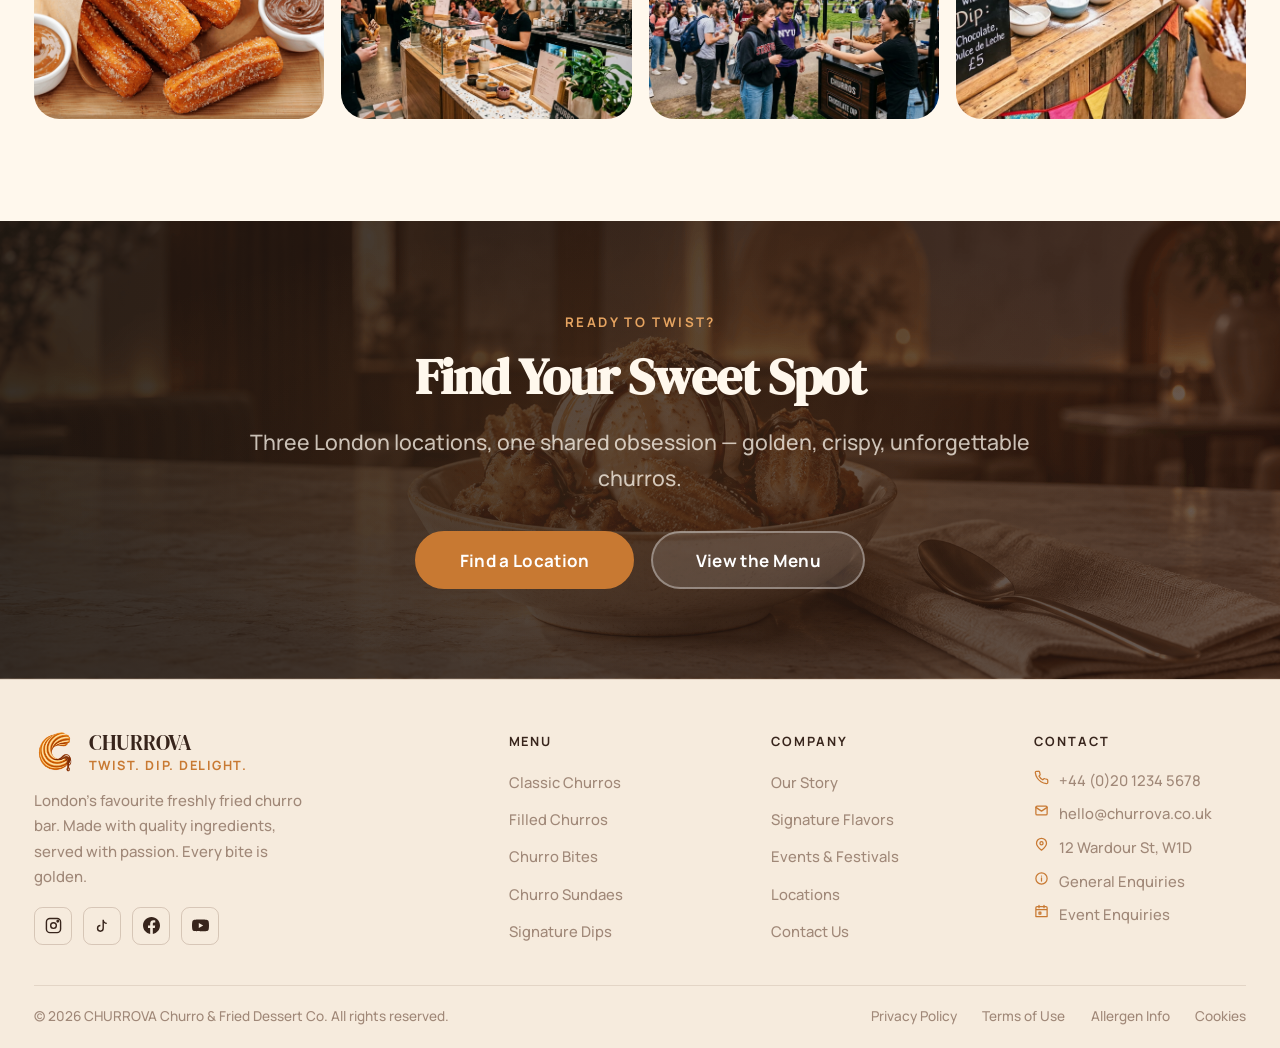
<file: home2.html>
<!DOCTYPE html>
<html lang="en" data-theme="light" dir="ltr">

<head>
  <meta charset="UTF-8">
  <meta name="viewport" content="width=device-width, initial-scale=1.0">
  <meta name="description"
    content="CHURROVA Home 2 — The Dessert Playground. Explore filled churros, creative flavors, and sweet sharing experiences.">
  <title>CHURROVA – The Dessert Playground | Home 2</title>
  <link rel="icon" type="image/svg+xml"
    href="data:image/svg+xml,<svg xmlns='http://www.w3.org/2000/svg' viewBox='0 0 100 100'><text y='.9em' font-size='90'>🌀</text></svg>">
  <link rel="preconnect" href="https://fonts.googleapis.com">
  <link rel="preconnect" href="https://fonts.gstatic.com" crossorigin>
  <link rel="stylesheet" href="css/main.css">
  <link rel="stylesheet" href="css/header.css">
  <link rel="stylesheet" href="css/buttons.css">
  <link rel="stylesheet" href="css/editorial.css">
  <link rel="stylesheet" href="css/flavors.css">
  <link rel="stylesheet" href="css/forms.css">
  <link rel="stylesheet" href="css/footer.css">
  <link rel="stylesheet" href="css/desktop.css">
  <link rel="stylesheet" href="css/tablet.css">
  <link rel="stylesheet" href="css/mobile.css">
  <link rel="stylesheet" href="css/rtl.css">
  <style>
    /* Home 2 specific */
    .mood-grid {
      display: grid;
      grid-template-columns: repeat(5, 1fr);
      gap: 1.25rem;
    }

    .mood-card {
      border: 2px solid var(--border-color);
      border-radius: var(--radius-xl);
      padding: 1.75rem 1rem;
      text-align: center;
      cursor: pointer;
      transition: all var(--transition);
      background: var(--card-bg);
    }

    .mood-card:hover,
    [.mood-card.active] {
      border-color: var(--accent);
      background: rgba(200, 121, 50, .07);
      transform: translateY(-4px);
    }

    .mood-card.active {
      border-color: var(--caramel);
      background: rgba(200, 121, 50, .12);
    }

    .mood-icon {
      margin-bottom: 0.6rem;
      color: var(--caramel);
      line-height: 0;
    }

    .mood-icon svg {
      width: 38px;
      height: 38px;
      fill: none;
      stroke: currentColor;
      stroke-width: 1.8;
      stroke-linecap: round;
      stroke-linejoin: round;
    }

    .mood-name {
      font-weight: 700;
      font-size: 0.88rem;
      color: var(--text-heading);
      margin-bottom: 0.3rem;
    }

    .mood-desc {
      font-size: 0.75rem;
      color: var(--text-muted);
      max-width: none;
      white-space: nowrap;
    }

    .filled-section > .container > .section-label,
    .filled-section > .container > .section-title,
    .filled-section > .container > .section-intro {
      text-align: center;
    }

    .filled-section > .container > .section-label {
      display: flex;
      width: fit-content;
      margin-left: auto;
      margin-right: auto;
    }

    .filled-section > .container > .section-intro {
      margin-left: auto;
      margin-right: auto;
    }

    .filled-grid {
      display: grid;
      grid-template-columns: repeat(auto-fit, minmax(240px, 1fr));
      gap: 1.5rem;
    }

    .filled-card {
      background: var(--card-bg);
      border: 1px solid var(--border-color);
      border-radius: var(--radius-xl);
      overflow: hidden;
      transition: transform var(--transition), box-shadow var(--transition);
      display: flex;
      flex-direction: column;
    }

    .filled-card:hover {
      transform: translateY(-6px);
      box-shadow: var(--shadow-lg);
    }

    .filled-card-img {
      aspect-ratio: 1;
      overflow: hidden;
      position: relative;
    }

    .filled-card-img img {
      width: 100%;
      height: 100%;
      object-fit: cover;
      transition: transform 0.5s ease;
    }

    .filled-card:hover .filled-card-img img {
      transform: scale(1.07);
    }

    .filled-label {
      position: absolute;
      bottom: 0.75rem;
      left: 0.75rem;
      background: rgba(27, 21, 17, .8);
      backdrop-filter: blur(6px);
      color: var(--cream);
      font-size: 0.72rem;
      font-weight: 700;
      padding: 0.3rem 0.75rem;
      border-radius: var(--radius-pill);
    }

    [dir="rtl"] .filled-label {
      left: auto;
      right: 0.75rem;
    }

    .filled-card-body {
      padding: 1.25rem;
      display: flex;
      flex: 1;
      flex-direction: column;
    }

    .filled-card-name {
      font-family: var(--font-display);
      font-size: 1.1rem;
      color: var(--text-heading);
      margin-bottom: 0.35rem;
      height: 2.75rem;
      display: -webkit-box;
      -webkit-box-orient: vertical;
      -webkit-line-clamp: 2;
      overflow: hidden;
    }

    .filled-card-desc {
      font-size: 0.82rem;
      color: var(--text-muted);
      line-height: 1.55;
      width: min(100%, 42ch);
      max-width: 42ch;
      margin-inline: 0 auto;
      text-wrap: balance;
      height: 2.55rem;
      flex: 0 0 2.55rem;
      display: -webkit-box;
      -webkit-box-orient: vertical;
      -webkit-line-clamp: 2;
      overflow: hidden;
    }

    .filled-card-body > div:last-child {
      margin-top: auto !important;
      padding-top: 1rem;
    }

    .sauce-showcase {
      display: grid;
      grid-template-columns: 1fr 1fr;
      gap: 3rem;
      align-items: stretch;
    }

    .sauce-showcase>* {
      height: 100%;
    }

    .sauce-showcase>.reveal-right img {
      height: 100% !important;
      min-height: 0 !important;
    }

    .sauce-grid {
      display: grid;
      grid-template-columns: 1fr 1fr;
      gap: 1rem;
    }

    .sauce-item {
      background: var(--card-bg);
      border: 1px solid var(--border-color);
      border-radius: var(--radius-lg);
      padding: 1.25rem;
      transition: transform var(--transition), box-shadow var(--transition);
    }

    .sauce-item:hover {
      transform: translateY(-3px);
      box-shadow: var(--shadow-md);
    }

    .sauce-swatch {
      width: 48px;
      height: 48px;
      border-radius: 50%;
      margin-bottom: 0.6rem;
      border: 2px solid var(--border-color);
    }

    .sauce-name {
      font-weight: 700;
      font-size: 0.88rem;
      color: var(--text-heading);
      margin-bottom: 0.2rem;
    }

    .sauce-desc {
      font-size: 0.77rem;
      color: var(--text-muted);
      max-width: none;
      line-height: 1.5;
    }

    .specials-bento {
      display: grid;
      grid-template-columns: 2fr 1fr 1fr;
      grid-template-rows: 280px 280px;
      gap: 1.25rem;
    }

    .bento-item {
      border-radius: var(--radius-xl);
      overflow: hidden;
      position: relative;
      background: var(--card-bg);
      border: 1px solid var(--border-color);
      min-height: 220px;
    }

    .bento-item.tall {
      grid-row: span 2;
    }

    .bento-item img {
      width: 100%;
      height: 100%;
      object-fit: cover;
      transition: transform 0.6s ease;
    }

    .bento-item:hover img {
      transform: scale(1.05);
    }

    .bento-overlay {
      position: absolute;
      inset: 0;
      background: linear-gradient(to top, rgba(27, 21, 17, .8), transparent 50%);
      display: flex;
      align-items: flex-end;
      padding: 1.25rem;
    }

    .bento-label {
      font-family: var(--font-display);
      font-size: 1rem;
      color: var(--cream);
    }

    .bento-sub {
      font-size: 0.75rem;
      color: rgba(255, 248, 237, .7);
      margin-top: 0.15rem;
    }

    .sharing-tier {
      display: grid;
      grid-template-columns: repeat(3, 1fr);
      gap: 1.5rem;
      margin-top: 2rem;
    }

    .tier-card {
      text-align: center;
      padding: 2rem;
      background: var(--card-bg);
      border: 1.5px solid var(--border-color);
      border-radius: var(--radius-xl);
      transition: all var(--transition);
      display: flex;
      flex-direction: column;
      min-height: 29.5rem;
      position: relative;
    }

    .tier-card:hover {
      border-color: var(--accent);
      transform: translateY(-4px);
      box-shadow: var(--shadow-md);
    }

    .tier-card-featured {
      padding-top: 2rem;
    }

    .tier-card > .btn {
      align-self: center;
      justify-content: center;
      min-height: 2.25rem;
      margin-top: auto !important;
    }

    .tier-card > .badge-caramel {
      position: absolute;
      top: -0.8125rem;
      left: 50%;
      z-index: 2;
      margin: 0 !important;
      white-space: nowrap;
      padding: 0.4rem 1rem;
      border-width: 2px;
      box-shadow: 0 5px 16px rgba(92, 50, 32, 0.22);
      transform: translateX(-50%);
    }

    html:not([data-theme="dark"]) .tier-card > .badge-caramel {
      background: #9b4f13;
      border-color: #71360b;
      color: #fffaf2;
    }

    [data-theme="dark"] .tier-card > .badge-caramel {
      background: #f0a04b;
      border-color: #ffd08a;
      color: #24150d;
      box-shadow: 0 5px 18px rgba(240, 160, 75, 0.35);
    }

    .tier-icon {
      font-size: 2.5rem;
      margin-bottom: 0.75rem;
    }

    .tier-name {
      font-family: var(--font-display);
      font-size: 1.2rem;
      color: var(--text-heading);
      margin-bottom: 0.5rem;
    }

    .tier-serves {
      background: rgba(200, 121, 50, .14);
      border: 1px solid rgba(200, 121, 50, .28);
      border-radius: var(--radius-pill);
      padding: 0.25rem 0.85rem;
      font-size: 0.77rem;
      font-weight: 600;
      color: var(--text-heading);
      display: inline-block;
      margin-bottom: 1rem;
    }

    .tier-features {
      width: max-content;
      max-width: 100%;
      margin: 0 auto 1.5rem;
      padding: 0;
      list-style: none;
      text-align: left;
      font-size: 0.83rem;
      color: var(--text-muted);
      line-height: 2;
    }

    .tier-features li {
      width: 100%;
    }

    .preparation-timeline {
      display: grid;
      grid-template-columns: 1fr 1fr;
      gap: 3rem;
      align-items: stretch;
    }

    .preparation-timeline>* {
      height: 100%;
    }

    .preparation-timeline>.reveal-right img {
      height: 100% !important;
      min-height: 0 !important;
    }

    .timeline-steps {
      display: flex;
      flex-direction: column;
      gap: 0;
    }

    .timeline-step {
      display: flex;
      gap: 1.5rem;
      padding-bottom: 2rem;
      position: relative;
    }

    .timeline-step:not(:last-child)::before {
      content: '';
      position: absolute;
      left: 22px;
      top: 44px;
      bottom: 0;
      width: 2px;
      background: var(--border-color);
    }

    .step-dot {
      width: 44px;
      height: 44px;
      flex-shrink: 0;
      background: var(--caramel);
      border-radius: 50%;
      display: flex;
      align-items: center;
      justify-content: center;
      font-family: var(--font-display);
      font-size: 1rem;
      color: white;
      box-shadow: 0 3px 12px rgba(200, 121, 50, .3);
    }

    .seasonal-section {
      background: linear-gradient(135deg, var(--cocoa) 0%, #4A2515 100%);
      border-radius: var(--radius-xl);
      padding: clamp(2.5rem, 5vw, 4rem);
      display: grid;
      grid-template-columns: 1fr 1.2fr;
      gap: 3rem;
      align-items: stretch;
      overflow: hidden;
      position: relative;
    }

    .seasonal-section>* {
      height: 100%;
    }

    .seasonal-section>div:last-child img {
      height: 100% !important;
      min-height: 0 !important;
    }

    .seasonal-section::before {
      content: '';
      position: absolute;
      right: -80px;
      top: -80px;
      width: 300px;
      height: 300px;
      border-radius: 50%;
      background: rgba(200, 121, 50, .12);
    }

    .seasonal-section::after {
      content: '';
      position: absolute;
      left: -40px;
      bottom: -60px;
      width: 200px;
      height: 200px;
      border-radius: 50%;
      background: rgba(200, 121, 50, .07);
    }

    .community-grid {
      display: grid;
      grid-template-columns: repeat(4, 1fr);
      grid-template-rows: 200px 200px;
      gap: 1rem;
    }

    .community-item {
      border-radius: var(--radius-lg);
      overflow: hidden;
      cursor: pointer;
    }

    .community-item img {
      width: 100%;
      height: 100%;
      object-fit: cover;
      transition: transform 0.5s ease;
    }

    .community-item:hover img {
      transform: scale(1.07);
    }

    .community-item.span2 {
      grid-column: span 2;
    }

    .community-item.span-row {
      grid-row: span 2;
    }

    @media(max-width:1024px) {
      .mood-grid {
        grid-template-columns: repeat(2, minmax(0, 1fr));
      }

      .mood-grid > :last-child:nth-child(odd) {
        grid-column: 1 / -1;
        width: calc(50% - 0.625rem);
        max-width: none;
        box-sizing: border-box;
        justify-self: center;
      }

      .sauce-showcase {
        grid-template-columns: 1fr;
      }

      .specials-bento {
        grid-template-columns: 1fr 1fr;
        grid-template-rows: auto;
      }

      .bento-item.tall {
        grid-row: auto;
        grid-column: 1 / -1;
        min-height: 360px;
      }

      .filled-grid {
        grid-template-columns: repeat(2, minmax(0, 1fr));
      }

      .sharing-tier {
        grid-template-columns: repeat(2, minmax(0, 1fr));
      }

      .sharing-tier > :last-child:nth-child(odd) {
        grid-column: 1 / -1;
        width: calc(50% - 0.75rem);
        max-width: none;
        box-sizing: border-box;
        justify-self: center;
      }

      .preparation-timeline {
        grid-template-columns: 1fr;
      }

      .seasonal-section {
        grid-template-columns: 1fr;
      }

      .sauce-showcase>*,
      .preparation-timeline>*,
      .seasonal-section>* {
        height: auto;
      }

      .community-grid {
        grid-template-columns: repeat(2, 1fr);
        grid-template-rows: auto;
      }

      .community-item.span2,
      .community-item.span-row {
        grid-column: auto;
        grid-row: auto;
      }
    }

    @media(max-width:600px) {
      .mood-grid {
        grid-template-columns: minmax(0, 1fr) !important;
      }

      .sharing-tier {
        grid-template-columns: minmax(0, 1fr) !important;
      }

      .mood-grid > :last-child:nth-child(odd),
      .sharing-tier > :last-child:nth-child(odd) {
        grid-column: 1 / -1 !important;
        width: 100% !important;
        max-width: none !important;
        justify-self: stretch !important;
      }

      .sauce-grid {
        grid-template-columns: 1fr;
      }

      .specials-bento {
        grid-template-columns: 1fr;
      }

      .bento-item.tall {
        grid-column: auto;
        min-height: 280px;
      }
    }
  </style>
</head>

<body>

  <!-- ── Header ─────────────────────────────────── -->
  <header class="site-header" role="banner">
    <div class="container header-inner">
      <a href="index.html" class="site-logo" aria-label="CHURROVA Home">
        <div class="logo-icon">
          <svg viewBox="0 0 32 32" xmlns="http://www.w3.org/2000/svg">
            <path
              d="M16 4C9.37 4 4 9.37 4 16s5.37 12 12 12 12-5.37 12-12S22.63 4 16 4zm0 2c5.52 0 10 4.48 10 10S21.52 26 16 26 6 21.52 6 16 10.48 6 16 6zm-1 3v2.28A5.01 5.01 0 0 0 11 16a5 5 0 0 0 5 5 5 5 0 0 0 5-5 5.01 5.01 0 0 0-4-4.9V9h-2zm1 4a3 3 0 0 1 3 3 3 3 0 0 1-3 3 3 3 0 0 1-3-3 3 3 0 0 1 3-3z" />
          </svg>
        </div>
        <div class="logo-text">
          <span class="brand-name">CHURROVA</span>
          <span class="brand-sub">Twist. Dip. Delight.</span>
        </div>
      </a>
      <nav class="main-nav" aria-label="Main navigation">
        <ul class="nav-list">
          <li><a href="index.html">Home</a></li>
          <li><a href="home2.html" class="active">Home 2</a></li>
          <li><a href="about.html">About</a></li>
          <li><a href="menu.html">Menu</a></li>
          <li><a href="flavors.html">Flavors</a></li>
          <li><a href="events.html">Events</a></li>
          <li><a href="locations.html">Locations</a></li>
          <li><a href="contact.html">Contact</a></li>
        </ul>
      </nav>
      <div class="header-actions">
        <button class="icon-btn" data-action="toggle-theme" aria-label="Toggle dark/light mode"><span
            data-theme-icon><svg viewBox="0 0 24 24" fill="none" stroke="currentColor" stroke-width="2"
              stroke-linecap="round" stroke-linejoin="round">
              <path d="M21 12.79A9 9 0 1 1 11.21 3 7 7 0 0 0 21 12.79z" />
            </svg></span></button>
        <button class="icon-btn" data-action="toggle-rtl" aria-label="Toggle RTL"><span data-rtl-label
            style="font-size:0.72rem;font-weight:700;">RTL</span></button>
        <a href="locations.html#store-locations" class="btn-header-cta">Find a Shop</a>
        <button class="mobile-toggle" aria-label="Open menu"
          aria-expanded="false"><span></span><span></span><span></span></button>
      </div>
    </div>
  </header>
  <div class="drawer-overlay" aria-hidden="true"></div>
  <nav class="mobile-drawer" id="mobile-drawer" aria-label="Mobile navigation">
    <div class="drawer-header">
      <span class="brand-name"
        style="font-family:var(--font-display);font-size:1.2rem;color:var(--text-heading);">CHURROVA</span>
      <button class="drawer-close" aria-label="Close menu">&times;</button>
    </div>
    <div class="drawer-nav">
      <a href="index.html">Home</a>
      <a href="home2.html" class="active">Home 2</a>
      <a href="about.html">About</a>
      <a href="menu.html">Menu</a>
      <a href="flavors.html">Flavors</a>
      <a href="signature-flavors.html">Signature Flavors</a>
      <a href="events.html">Events</a>
      <a href="locations.html">Locations</a>
      <a href="contact.html">Contact</a>
    </div>
    <div class="drawer-controls">
      <button class="icon-btn" data-action="toggle-theme"
        style="flex:1;border-radius:var(--radius-sm);font-size:0.8rem;font-weight:600;gap:0.4rem;"><span data-theme-icon
          style="display:flex;align-items:center;gap:0.4rem;"><svg width="16" height="16" viewBox="0 0 24 24"
            fill="none" stroke="currentColor" stroke-width="2" stroke-linecap="round" stroke-linejoin="round">
            <path d="M21 12.79A9 9 0 1 1 11.21 3 7 7 0 0 0 21 12.79z" />
          </svg>Dark</span></button>
      <button class="icon-btn" data-action="toggle-rtl"
        style="flex:1;border-radius:var(--radius-sm);font-size:0.8rem;font-weight:700;"><span
          data-rtl-label>RTL</span></button>
    </div>
    <div class="drawer-cta" style="display:flex;flex-direction:column;gap:0.6rem;">
      <a href="signature-flavors.html" class="btn btn-secondary" style="width:100%;justify-content:center;">Signature Flavors</a>
      <a href="events.html" class="btn btn-primary" style="width:100%;justify-content:center;">Explore Events</a>
    </div>
  </nav>

  <!-- ═══════════════════════════════════════════════════════ -->
  <!-- HERO — SPLIT LAYOUT                                     -->
  <!-- ═══════════════════════════════════════════════════════ -->
  <div class="hero-split" role="banner" aria-label="Home 2 Hero">
    <div class="hero-split-text">
      <span class="section-label">The Dessert Playground</span>
      <h1 class="hero-split-title">Life's Better With a Little <em
          style="color:var(--accent);font-style:italic;">Twist.</em></h1>
      <p class="lead" style="margin-bottom:2rem;">Discover filled churros bursting with flavor, creative topping
        combinations, and the ultimate sharing experience. This is dessert done differently.</p>
      <div class="btn-group hero-split-actions">
        <a href="flavors.html" class="btn btn-primary btn-lg">Discover Sweet Creations
          <svg viewBox="0 0 24 24" fill="none" stroke="currentColor" stroke-width="2" stroke-linecap="round"
            stroke-linejoin="round">
            <path d="M5 12h14M12 5l7 7-7 7" />
          </svg>
        </a>
        <a href="events.html" class="btn btn-secondary btn-lg">Explore Events</a>
      </div>
    </div>
    <div class="hero-split-image">
      <img src="assets/images/hero/hero-home2.jpg" alt="Filled churro broken open revealing creamy chocolate center"
        loading="eager">
    </div>
  </div>

  <!-- ═══════════════════════════════════════════════════════ -->
  <!-- 01. WHAT'S YOUR CHURRO MOOD?                            -->
  <!-- ═══════════════════════════════════════════════════════ -->
  <section class="section-py bg-surface" aria-labelledby="mood-title">
    <div class="container">
      <div style="text-align:center;margin-bottom:2.5rem;">
        <span class="section-label">01 — Your Churro Mood</span>
        <h2 id="mood-title" class="section-title reveal">What's Your Churro Mood Today?</h2>
        <p class="lead reveal delay-1" style="margin:0 auto;">Tell us your vibe and we'll match you with the perfect
          flavors from our menu.</p>
      </div>
      <div class="mood-grid" id="mood-grid">
        <div class="mood-card reveal" data-mood="indulgent" role="button" tabindex="0"
          onclick="selectMood(this,'indulgent')">
          <div class="mood-icon" aria-hidden="true"><svg viewBox="0 0 40 40"><rect x="10" y="5" width="20" height="30" rx="3"/><path d="M10 15h20M10 25h20M20 5v30"/><path d="m24 29 6 6"/></svg></div>
          <div class="mood-name">Indulgent</div>
          <div class="mood-desc">Rich, deep, intensely satisfying</div>
        </div>
        <div class="mood-card reveal delay-1" data-mood="sweet" role="button" tabindex="0"
          onclick="selectMood(this,'sweet')">
          <div class="mood-icon" aria-hidden="true"><svg viewBox="0 0 40 40"><path d="M20 4S9 17 9 25a11 11 0 0 0 22 0C31 17 20 4 20 4Z"/><path d="M14 26c1.2 3.2 3.2 4.8 6 5"/></svg></div>
          <div class="mood-name">Sweet &amp; Caramel</div>
          <div class="mood-desc">Warm, comforting caramel notes</div>
        </div>
        <div class="mood-card reveal delay-2" data-mood="classic" role="button" tabindex="0"
          onclick="selectMood(this,'classic')">
          <div class="mood-icon" aria-hidden="true"><svg viewBox="0 0 40 40"><path d="m17 4 2.6 8.4L28 15l-8.4 2.6L17 26l-2.6-8.4L6 15l8.4-2.6L17 4Z"/><path d="m30 23 1.5 4.5L36 29l-4.5 1.5L30 35l-1.5-4.5L24 29l4.5-1.5L30 23Z"/></svg></div>
          <div class="mood-name">Classic</div>
          <div class="mood-desc">The original, perfect always</div>
        </div>
        <div class="mood-card reveal delay-3" data-mood="fruity" role="button" tabindex="0"
          onclick="selectMood(this,'fruity')">
          <div class="mood-icon" aria-hidden="true"><svg viewBox="0 0 40 40"><path d="M20 12c8-5 14 1 12 9-2 8-8 14-12 15-4-1-10-7-12-15-2-8 4-14 12-9Z"/><path d="M14 12c1-4 4-6 6-7 2 1 5 3 6 7M13 8c3 0 5 1 7 4M27 8c-3 0-5 1-7 4"/><path d="M15 20h.01M24 19h.01M20 27h.01"/></svg></div>
          <div class="mood-name">Fruity &amp; Fresh</div>
          <div class="mood-desc">Light, bright berry flavors</div>
        </div>
        <div class="mood-card reveal delay-4" data-mood="adventurous" role="button" tabindex="0"
          onclick="selectMood(this,'adventurous')">
          <div class="mood-icon" aria-hidden="true"><svg viewBox="0 0 40 40"><circle cx="20" cy="20" r="15"/><path d="m25 15-3 7-7 3 3-7 7-3Z"/><circle cx="20" cy="20" r="1"/></svg></div>
          <div class="mood-name">Adventurous</div>
          <div class="mood-desc">Unique, seasonal, unexpected</div>
        </div>
      </div>
      <div id="mood-result" style="display:none;margin-top:2rem;text-align:center;" aria-live="polite">
        <div
          style="background:var(--card-bg);border:1.5px solid var(--accent);border-radius:var(--radius-xl);padding:2rem;max-width:500px;margin:0 auto;">
          <h4 id="mood-result-title" style="margin-bottom:0.5rem;color:var(--accent);"></h4>
          <p id="mood-result-desc" style="margin-bottom:1.25rem;color:var(--text-muted);"></p>
          <a href="menu.html" class="btn btn-primary btn-sm">See These on the Menu</a>
        </div>
      </div>
    </div>
  </section>

  <!-- ═══════════════════════════════════════════════════════ -->
  <!-- 02. FILLED WITH HAPPINESS                              -->
  <!-- ═══════════════════════════════════════════════════════ -->
  <section class="section-py filled-section" aria-labelledby="filled-title">
    <div class="container">
      <span class="section-label">02 — Filled Churros</span>
      <h2 id="filled-title" class="section-title reveal">Filled With Happiness</h2>
      <p class="section-intro lead reveal delay-1">Each filled churro is piped with a luscious center — break it open to
        reveal the magic inside.</p>
      <div class="filled-grid">
        <div class="filled-card reveal">
          <div class="filled-card-img">
            <img src="assets/images/menu/choc-filled.jpg" alt="Chocolate Filled Churro" loading="lazy">
            <span class="filled-label">Bestseller</span>
          </div>
          <div class="filled-card-body">
            <div class="filled-card-name">Dark Chocolate Ganache</div>
            <div class="filled-card-desc">Rich dark chocolate center in a crispy cinnamon shell. Pure indulgence.</div>
            <div style="margin-top:0.75rem;display:flex;justify-content:space-between;align-items:center;">
              <span style="font-family:var(--font-display);font-size:1.2rem;color:var(--accent);">£4.99</span>
              <a href="menu.html" class="btn btn-secondary btn-sm">View Details</a>
            </div>
          </div>
        </div>
        <div class="filled-card reveal delay-1">
          <div class="filled-card-img">
            <img src="assets/images/menu/strawberry-cream.jpg" alt="Strawberry Cream Filled Churro" loading="lazy">
            <span class="filled-label">Fan Favourite</span>
          </div>
          <div class="filled-card-body">
            <div class="filled-card-name">Strawberry Cream</div>
            <div class="filled-card-desc">Luscious strawberry cream with berry compote and a pink sugar finish.</div>
            <div style="margin-top:0.75rem;display:flex;justify-content:space-between;align-items:center;">
              <span style="font-family:var(--font-display);font-size:1.2rem;color:var(--accent);">£4.99</span>
              <a href="menu.html" class="btn btn-secondary btn-sm">View Details</a>
            </div>
          </div>
        </div>
        <div class="filled-card reveal delay-2">
          <div class="filled-card-img">
            <img src="assets/images/menu/vanilla-custard.jpg" alt="Vanilla Custard Filled Churro" loading="lazy">
            <span class="filled-label">Popular</span>
          </div>
          <div class="filled-card-body">
            <div class="filled-card-name">Vanilla Custard</div>
            <div class="filled-card-desc">Silky smooth vanilla bean custard — warm churro, cold creamy center.</div>
            <div style="margin-top:0.75rem;display:flex;justify-content:space-between;align-items:center;">
              <span style="font-family:var(--font-display);font-size:1.2rem;color:var(--accent);">£4.99</span>
              <a href="menu.html" class="btn btn-secondary btn-sm">View Details</a>
            </div>
          </div>
        </div>
        <div class="filled-card reveal delay-3">
          <div class="filled-card-img">
            <img src="assets/images/menu/pistachio-cream.jpg" alt="Pistachio Cream Filled Churro" loading="lazy">
            <span class="filled-label">New</span>
          </div>
          <div class="filled-card-body">
            <div class="filled-card-name">Pistachio Cream</div>
            <div class="filled-card-desc">Fragrant pistachio cream with a delicate crushed-nut coating.</div>
            <div style="margin-top:0.75rem;display:flex;justify-content:space-between;align-items:center;">
              <span style="font-family:var(--font-display);font-size:1.2rem;color:var(--accent);">£5.49</span>
              <a href="menu.html" class="btn btn-secondary btn-sm">View Details</a>
            </div>
          </div>
        </div>
      </div>
      <div style="text-align:center;margin-top:2.5rem;">
        <a href="menu.html" class="btn btn-primary">See All Filled Churros
          <svg viewBox="0 0 24 24" fill="none" stroke="currentColor" stroke-width="2" stroke-linecap="round"
            stroke-linejoin="round">
            <path d="M5 12h14M12 5l7 7-7 7" />
          </svg>
        </a>
      </div>
    </div>
  </section>

  <!-- ═══════════════════════════════════════════════════════ -->
  <!-- 03. DIP INTO SOMETHING GOOD                             -->
  <!-- ═══════════════════════════════════════════════════════ -->
  <section class="section-py bg-surface" aria-labelledby="sauces-title">
    <div class="container">
      <div class="sauce-showcase">
        <div>
          <span class="section-label">03 — Signature Sauces</span>
          <h2 id="sauces-title" class="section-title reveal">Dip Into Something Good</h2>
          <p class="lead reveal delay-1" style="margin-bottom:2rem;">Our signature dipping sauces are crafted to elevate
            every churro. From classic chocolate to bold seasonal creations.</p>
          <div class="sauce-grid">
            <div class="sauce-item reveal">
              <div class="sauce-swatch" style="background:linear-gradient(135deg,#38251C,#6B3A2A);"></div>
              <div class="sauce-name">Dark Chocolate</div>
              <div class="sauce-desc">Rich, velvety dark chocolate ganache — the timeless pairing.</div>
            </div>
            <div class="sauce-item reveal delay-1">
              <div class="sauce-swatch" style="background:linear-gradient(135deg,#C87932,#E6A461);"></div>
              <div class="sauce-name">Salted Caramel</div>
              <div class="sauce-desc">Buttery caramel with flaked sea salt — sweet meets savoury.</div>
            </div>
            <div class="sauce-item reveal delay-2">
              <div class="sauce-swatch" style="background:linear-gradient(135deg,#F5F0E8,#EAD8C0);"></div>
              <div class="sauce-name">White Chocolate</div>
              <div class="sauce-desc">Creamy, sweet white chocolate with a smooth silky texture.</div>
            </div>
            <div class="sauce-item reveal delay-3">
              <div class="sauce-swatch" style="background:linear-gradient(135deg,#D4506A,#F8A0B0);"></div>
              <div class="sauce-name">Strawberry Coulis</div>
              <div class="sauce-desc">Fresh strawberry reduction — bright, fruity and irresistible.</div>
            </div>
          </div>
        </div>
        <div class="reveal-right" style="border-radius:var(--radius-xl);overflow:hidden;box-shadow:var(--shadow-xl);">
          <img src="assets/images/hero/hero-menu.jpg" alt="Churro assortment with dipping sauces"
            style="width:100%;height:100%;object-fit:cover;min-height:400px;">
        </div>
      </div>
    </div>
  </section>

  <!-- ═══════════════════════════════════════════════════════ -->
  <!-- 04. BEYOND THE CLASSIC — FRIED DESSERT SPECIALS        -->
  <!-- ═══════════════════════════════════════════════════════ -->
  <section class="section-py" aria-labelledby="specials-title">
    <div class="container">
      <div
        style="display:flex;align-items:center;justify-content:space-between;flex-wrap:wrap;gap:1rem;margin-bottom:2.5rem;">
        <div>
          <span class="section-label">04 — Fried Dessert Specials</span>
          <h2 id="specials-title" class="section-title reveal">Beyond the Classic</h2>
        </div>
        <a href="menu.html" class="btn btn-secondary btn-sm">Full Menu</a>
      </div>
      <div class="specials-bento">
        <div class="bento-item tall reveal">
          <img src="assets/images/menu/churro-sundae.jpg" alt="Churro Sundae" loading="lazy">
          <div class="bento-overlay">
            <div>
              <div class="bento-label">Churro Sundae</div>
              <div class="bento-sub">Churro bites + ice cream + sauce</div>
            </div>
          </div>
        </div>
        <div class="bento-item reveal delay-1">
          <img src="assets/images/menu/churro-bites.jpg" alt="Churro Bites" loading="lazy">
          <div class="bento-overlay">
            <div>
              <div class="bento-label">Churro Bites</div>
              <div class="bento-sub">Perfect shareable snacking</div>
            </div>
          </div>
        </div>
        <div class="bento-item reveal delay-2">
          <img src="assets/images/menu/pumpkin-spice-churro.jpg" alt="Seasonal fried churro waffle special" loading="lazy">
          <div class="bento-overlay" style="background:linear-gradient(180deg,rgba(27,21,17,.9),rgba(27,21,17,.5));padding:1.25rem;align-items:flex-start;">
            <div>
              <div class="bento-label" style="font-size:0.75rem;color:#E6A461;margin-bottom:0.5rem;">Chef's Choice</div>
              <div style="font-family:var(--font-display);font-size:1.1rem;color:var(--cream);margin-bottom:0.4rem;">
                Fried Churro Waffle</div>
              <div style="font-size:0.78rem;color:rgba(255,248,237,.7);">Seasonal special — ask in store</div>
            </div>
          </div>
        </div>
        <div class="bento-item reveal delay-3">
          <img src="assets/images/hero/hero-about.jpg" alt="Fresh preparation" loading="lazy">
          <div class="bento-overlay">
            <div>
              <div class="bento-label">Daily Fresh</div>
              <div class="bento-sub">Made fresh every morning</div>
            </div>
          </div>
        </div>
        <div class="bento-item reveal delay-4">
          <img src="assets/images/hero/hero-flavors.jpg" alt="Signature churro flavor selection" loading="lazy">
          <div class="bento-overlay">
            <div>
              <div class="bento-label">Signature Selection</div>
              <div class="bento-sub">A flavor for every craving</div>
            </div>
          </div>
        </div>
      </div>
    </div>
  </section>

  <!-- ═══════════════════════════════════════════════════════ -->
  <!-- 05. MAKE IT A SHARING BOX                              -->
  <!-- ═══════════════════════════════════════════════════════ -->
  <section class="section-py bg-surface" aria-labelledby="sharing-title">
    <div class="container">
      <div style="text-align:center;margin-bottom:3rem;">
        <span class="section-label">05 — Sharing Boxes</span>
        <h2 id="sharing-title" class="section-title reveal">Make It a Sharing Box</h2>
        <p class="lead reveal delay-1" style="margin:0 auto;">Group-friendly combinations for every occasion — from a
          cozy date to a full party crowd.</p>
      </div>
      <div class="sharing-tier">
        <div class="tier-card reveal">
          <div class="tier-icon">👫</div>
          <div class="tier-name">Duo Box</div>
          <div class="tier-serves">Serves 2</div>
          <ul class="tier-features">
            <li>✓ 4× Classic Churros</li>
            <li>✓ 2× Filled Churros</li>
            <li>✓ 2× Dipping Sauces</li>
            <li>✓ Churro Bites (small)</li>
            <li>&#10003; Choice of Cinnamon Sugar</li>
          </ul>
          <p style="font-size:0.78rem;color:var(--text-muted);">Enquire in-store or via contact form</p>
          <a href="contact.html" class="btn btn-secondary btn-sm"
            style="margin-top:1rem;display:inline-flex;">Enquire</a>
        </div>
        <div class="tier-card tier-card-featured reveal delay-1" style="border-color:var(--caramel);background:rgba(200,121,50,.04);">
          <div class="tier-icon">👨‍👩‍👧‍👦</div>
          <div class="tier-name">Family Box</div>
          <div class="tier-serves">Serves 4–6</div>
          <ul class="tier-features">
            <li>✓ 8× Classic Churros</li>
            <li>✓ 4× Filled Churros (2 flavors)</li>
            <li>✓ Churro Bites (large)</li>
            <li>✓ 3× Dipping Sauces</li>
            <li>✓ Seasonal Special</li>
          </ul>
          <span class="badge-caramel" style="margin-bottom:0.5rem;display:inline-flex;">Most Popular</span>
          <a href="contact.html" class="btn btn-primary btn-sm" style="margin-top:1rem;display:inline-flex;">Enquire</a>
        </div>
        <div class="tier-card reveal delay-2">
          <div class="tier-icon">🎉</div>
          <div class="tier-name">Party Box</div>
          <div class="tier-serves">Serves 10+</div>
          <ul class="tier-features">
            <li>✓ Custom quantity churros</li>
            <li>✓ Full filled churro range</li>
            <li>✓ All 5 dipping sauces</li>
            <li>✓ Churro Bites (xl)</li>
            <li>✓ Custom box design</li>
          </ul>
          <p style="font-size:0.78rem;color:var(--text-muted);">Bespoke pricing — contact us</p>
          <a href="contact.html" class="btn btn-secondary btn-sm" style="margin-top:1rem;display:inline-flex;">Get a
            Quote</a>
        </div>
      </div>
    </div>
  </section>

  <!-- ═══════════════════════════════════════════════════════ -->
  <!-- 06. SWEET TREATS FOR EVERY OCCASION                    -->
  <!-- ═══════════════════════════════════════════════════════ -->
  <section class="cta-banner" aria-labelledby="occasions-cta-title">
    <div class="cta-banner-bg">
      <img src="assets/images/cta/home2.png" alt="Churro station at celebration event" loading="lazy">
    </div>
    <div class="cta-banner-overlay"></div>
    <div class="container">
      <div class="cta-banner-content reveal">
        <span class="section-label" style="color:#E6A461;">06 — Events & Occasions</span>
        <h2 id="occasions-cta-title" class="cta-banner-title">Sweet Treats for Every Occasion</h2>
        <p class="cta-banner-text">Birthdays, weddings, corporate celebrations, festivals — our live churro stations
          bring the golden magic wherever you are.</p>
        <div class="btn-group">
          <a href="events.html" class="btn btn-primary btn-lg">Explore Event Services</a>
          <a href="events.html#event-enquiry" class="btn btn-ghost">Book a Station</a>
        </div>
      </div>
    </div>
  </section>

  <!-- ═══════════════════════════════════════════════════════ -->
  <!-- 07. BEHIND THE GOLDEN CRUNCH                           -->
  <!-- ═══════════════════════════════════════════════════════ -->
  <section class="section-py" aria-labelledby="prep-title-h2">
    <div class="container">
      <div class="preparation-timeline">
        <div>
          <span class="section-label">07 — Our Craft</span>
          <h2 id="prep-title-h2" class="section-title reveal">Behind the Golden Crunch</h2>
          <p class="lead reveal delay-1" style="margin-bottom:2.5rem;">Every churro we serve starts with a recipe we're
            proud of and hands that care. Here's how we bring the golden crunch to life.</p>
          <div class="timeline-steps">
            <div class="timeline-step reveal">
              <div class="step-dot">1</div>
              <div>
                <h4 style="margin-bottom:0.4rem;">The Perfect Batter</h4>
                <p style="font-size:0.88rem;color:var(--text-muted);">Flour, eggs, butter and just the right touch of
                  salt — our signature batter recipe hasn't changed since we started.</p>
              </div>
            </div>
            <div class="timeline-step reveal delay-1">
              <div class="step-dot">2</div>
              <div>
                <h4 style="margin-bottom:0.4rem;">Piped Fresh, Fried Hot</h4>
                <p style="font-size:0.88rem;color:var(--text-muted);">Each churro is piped directly into clean hot oil
                  and fried to a perfect golden crisp — never pre-made, always fresh.</p>
              </div>
            </div>
            <div class="timeline-step reveal delay-2">
              <div class="step-dot">3</div>
              <div>
                <h4 style="margin-bottom:0.4rem;">Filled &amp; Finished</h4>
                <p style="font-size:0.88rem;color:var(--text-muted);">Filled churros get their creamy center piped in
                  immediately after frying. Then tossed in cinnamon sugar by hand.</p>
              </div>
            </div>
            <div class="timeline-step reveal delay-3">
              <div class="step-dot">4</div>
              <div>
                <h4 style="margin-bottom:0.4rem;">Served in Minutes</h4>
                <p style="font-size:0.88rem;color:var(--text-muted);">From fryer to plate in under 5 minutes. Hot,
                  crispy, perfect — that's the CHURROVA promise.</p>
              </div>
            </div>
          </div>
        </div>
        <div class="reveal-right" style="border-radius:var(--radius-xl);overflow:hidden;box-shadow:var(--shadow-xl);">
          <img src="assets/images/hero/hero-about.jpg" alt="Artisan preparing churros"
            style="width:100%;height:100%;object-fit:cover;min-height:480px;">
        </div>
      </div>
    </div>
  </section>

  <!-- ═══════════════════════════════════════════════════════ -->
  <!-- 08. FLAVOR OF THE SEASON                               -->
  <!-- ═══════════════════════════════════════════════════════ -->
  <section class="section-py bg-surface" aria-labelledby="seasonal-title">
    <div class="container">
      <div class="seasonal-section">
        <div style="position:relative;z-index:1;">
          <span class="section-label" style="color:#E6A461;">08 — Seasonal</span>
          <h2 id="seasonal-title" style="color:var(--cream);margin-bottom:1rem;font-size:clamp(1.6rem,3.5vw,2.5rem);">
            Flavor of the Season</h2>
          <p style="color:rgba(255,248,237,.75);margin-bottom:2rem;max-width:45ch;font-size:0.95rem;line-height:1.7;">
            Each season we launch a limited-edition flavor inspired by the finest seasonal ingredients. Available for a
            limited time only — don't miss it.
          </p>
          <div
            style="background:rgba(255,248,237,.1);border:1px solid rgba(255,248,237,.2);border-radius:var(--radius-lg);padding:1.25rem;margin-bottom:2rem;">
            <div
              style="font-size:0.72rem;font-weight:700;letter-spacing:0.12em;text-transform:uppercase;color:#E6A461;margin-bottom:0.4rem;">
              Autumn Season — Now Available</div>
            <div style="font-family:var(--font-display);font-size:1.4rem;color:var(--cream);margin-bottom:0.3rem;">
              Pumpkin Spice &amp; Maple</div>
            <div style="font-size:0.85rem;color:rgba(255,248,237,.7);">Warm pumpkin spice filling with a maple glaze and
              candied pecan topping. A seasonal masterpiece.</div>
          </div>
          <a href="menu.html" class="btn btn-primary">Try the Seasonal Special
            <svg viewBox="0 0 24 24" fill="none" stroke="currentColor" stroke-width="2" stroke-linecap="round"
              stroke-linejoin="round">
              <path d="M5 12h14M12 5l7 7-7 7" />
            </svg>
          </a>
        </div>
        <div
          style="position:relative;z-index:1;border-radius:var(--radius-xl);overflow:hidden;box-shadow:var(--shadow-xl);">
          <img src="assets/images/menu/pumpkin-spice-churro.jpg" alt="Seasonal pumpkin spice churro"
            style="width:100%;height:100%;object-fit:cover;min-height:350px;">
        </div>
      </div>
    </div>
  </section>

  <!-- ═══════════════════════════════════════════════════════ -->
  <!-- 09. COMMUNITY DESSERT MOMENTS                          -->
  <!-- ═══════════════════════════════════════════════════════ -->
  <section class="section-py" aria-labelledby="community-title">
    <div class="container">
      <div style="text-align:center;margin-bottom:2.5rem;">
        <span class="section-label">09 — Community</span>
        <h2 id="community-title" class="section-title reveal">Sweet Moments, Shared</h2>
        <p class="lead reveal delay-1" style="margin:0 auto;">Real moments from our community. Tag us <strong
            style="color:var(--accent);">@churrova</strong> to be featured.</p>
      </div>
      <div class="community-grid reveal">
        <div class="community-item span2">
          <img src="assets/images/events/community-fair.jpg" alt="Families enjoying warm churros together at local community fair"
            loading="lazy">
        </div>
        <div class="community-item">
          <img src="assets/images/menu/sharing-bites-platter.jpg" alt="Generous bites platter with artisan chocolate and caramel dips"
            loading="lazy">
        </div>
        <div class="community-item span-row">
          <img src="assets/images/events/food-festival.jpg" alt="Guests enjoying hot fresh churro cones at lively outdoor festival"
            loading="lazy">
        </div>
        <div class="community-item">
          <img src="assets/images/pages/page-takeaway-cone.png" alt="Churro takeaway cone with dipping sauces"
            loading="lazy">
        </div>
        <div class="community-item">
          <img src="assets/images/events/popup-dessert-bar.jpg" alt="Community members at our vibrant dessert bar counter"
            loading="lazy">
        </div>
        <div class="community-item">
          <img src="assets/images/events/college-campus.jpg" alt="Friends sharing churros at student pop-up cart"
            loading="lazy">
        </div>
      </div>
    </div>
  </section>

  <!-- ═══════════════════════════════════════════════════════ -->
  <!-- 10. FINAL CTA — FIND YOUR SWEET SPOT                   -->
  <!-- ═══════════════════════════════════════════════════════ -->
  <section class="cta-gradient" style="--cta-image:url('../assets/images/cta/home2-cta.png');"
    aria-labelledby="h2-final-cta">
    <div class="container text-center">
      <span class="section-label" style="color:#E6A461;justify-content:center;display:flex;">Ready to Twist?</span>
      <h2 id="h2-final-cta" style="color:var(--cream);margin-bottom:1rem;" class="reveal">Find Your Sweet Spot</h2>
      <p class="lead reveal delay-1" style="margin:0 auto 2rem;color:rgba(255,248,237,.75);">Three London locations, one
        shared obsession — golden, crispy, unforgettable churros.</p>
      <div class="btn-group reveal delay-2" style="justify-content:center;">
        <a href="locations.html" class="btn btn-primary btn-lg">Find a Location</a>
        <a href="menu.html" class="btn btn-ghost btn-lg">View the Menu</a>
      </div>
    </div>
  </section>

  <!-- FOOTER -->
  <footer class="site-footer" role="contentinfo">
    <div class="container">
      <div class="footer-grid">
        <div class="footer-brand">
          <a href="index.html" class="footer-logo">
            <div class="footer-logo-icon"><svg viewBox="0 0 32 32">
                <path
                  d="M16 4C9.37 4 4 9.37 4 16s5.37 12 12 12 12-5.37 12-12S22.63 4 16 4zm0 2c5.52 0 10 4.48 10 10S21.52 26 16 26 6 21.52 6 16 10.48 6 16 6zm-1 3v2.28A5.01 5.01 0 0 0 11 16a5 5 0 0 0 5 5 5 5 0 0 0 5-5 5.01 5.01 0 0 0-4-4.9V9h-2zm1 4a3 3 0 0 1 3 3 3 3 0 0 1-3 3 3 3 0 0 1-3-3 3 3 0 0 1 3-3z" />
              </svg></div>
            <div>
              <div class="footer-brand-name">CHURROVA</div><span class="footer-tagline">Twist. Dip. Delight.</span>
            </div>
          </a>
          <p>London's favourite freshly fried churro bar. Made with quality ingredients, served with passion.</p>
          <div class="footer-social">
            <a href="#" class="social-btn" aria-label="Instagram"><svg viewBox="0 0 24 24" fill="none"
                stroke="currentColor" stroke-width="2" stroke-linecap="round" stroke-linejoin="round">
                <rect x="2" y="2" width="20" height="20" rx="5" ry="5" />
                <path d="M16 11.37A4 4 0 1 1 12.63 8 4 4 0 0 1 16 11.37z" />
                <line x1="17.5" y1="6.5" x2="17.51" y2="6.5" />
              </svg></a>
            <a href="#" class="social-btn" aria-label="TikTok"><svg viewBox="0 0 24 24" fill="none"
                stroke="currentColor" stroke-width="2" stroke-linecap="round" stroke-linejoin="round">
                <path d="M9 12a4 4 0 1 0 4 4V4a5 5 0 0 0 5 5" />
              </svg></a>
            <a href="#" class="social-btn" aria-label="Facebook"><svg viewBox="0 0 24 24" fill="none"
                stroke="currentColor" stroke-width="2" stroke-linecap="round" stroke-linejoin="round">
                <path d="M18 2h-3a5 5 0 0 0-5 5v3H7v4h3v8h4v-8h3l1-4h-4V7a1 1 0 0 1 1-1h3z" />
              </svg></a>
          </div>
        </div>
        <div>
          <div class="footer-col-title">Menu</div>
          <ul class="footer-links">
            <li><a href="menu.html">Classic Churros</a></li>
            <li><a href="menu.html">Filled Churros</a></li>
            <li><a href="menu.html">Churro Bites</a></li>
            <li><a href="menu.html">Sharing Boxes</a></li>
            <li><a href="menu.html">Seasonal Specials</a></li>
          </ul>
        </div>
        <div>
          <div class="footer-col-title">Explore</div>
          <ul class="footer-links">
            <li><a href="flavors.html">Signature Flavors</a></li>
            <li><a href="events.html">Events &amp; Festivals</a></li>
            <li><a href="locations.html">Locations</a></li>
            <li><a href="about.html">About Us</a></li>
            <li><a href="contact.html">Contact</a></li>
          </ul>
        </div>
        <div>
          <div class="footer-col-title">Opening Hours</div>
          <div class="hours-list">
            <div class="hours-item"><span class="day">Mon–Fri</span><span>11am–10pm</span></div>
            <div class="hours-item"><span class="day">Saturday</span><span>10am–11pm</span></div>
            <div class="hours-item"><span class="day">Sunday</span><span>10am–9pm</span></div>
          </div>
        </div>
      </div>
      <div class="footer-bottom">
        <p class="footer-copyright">&copy; 2026 CHURROVA Churro &amp; Fried Dessert Co. All rights reserved.</p>
        <nav class="footer-legal"><a href="#">Privacy</a><a href="#">Terms</a><a href="#">Allergens</a></nav>
      </div>
    </div>
  </footer>

  <script>
    const moodData = {
      indulgent: { title: 'Perfect for you: Chocolate Filled Churros', desc: 'Rich dark chocolate ganache filled churro — deeply satisfying and impossible to resist.' },
      sweet: { title: 'Perfect for you: Salted Caramel Twist', desc: 'Our signature caramel drizzle churro hits every sweet-salty note you\'re craving.' },
      classic: { title: 'Perfect for you: Classic Cinnamon Sugar', desc: 'The original. Crispy, warm, perfectly coated. Some things are timeless for a reason.' },
      fruity: { title: 'Perfect for you: Strawberry Cream Churro', desc: 'Luscious strawberry cream filling with fresh berry flavors — light and irresistible.' },
      adventurous: { title: 'Perfect for you: Pumpkin Spice & Maple (Seasonal)', desc: 'Our bold seasonal creation — pumpkin spice, maple glaze and candied pecan. Unique and unforgettable.' },
    };

    function selectMood(el, mood) {
      document.querySelectorAll('.mood-card').forEach(c => c.classList.remove('active'));
      el.classList.add('active');
      const result = document.getElementById('mood-result');
      document.getElementById('mood-result-title').textContent = moodData[mood].title;
      document.getElementById('mood-result-desc').textContent = moodData[mood].desc;
      result.style.display = 'block';
    }
  </script>
  <script src="js/main.js"></script>
</body>

</html>
</file>
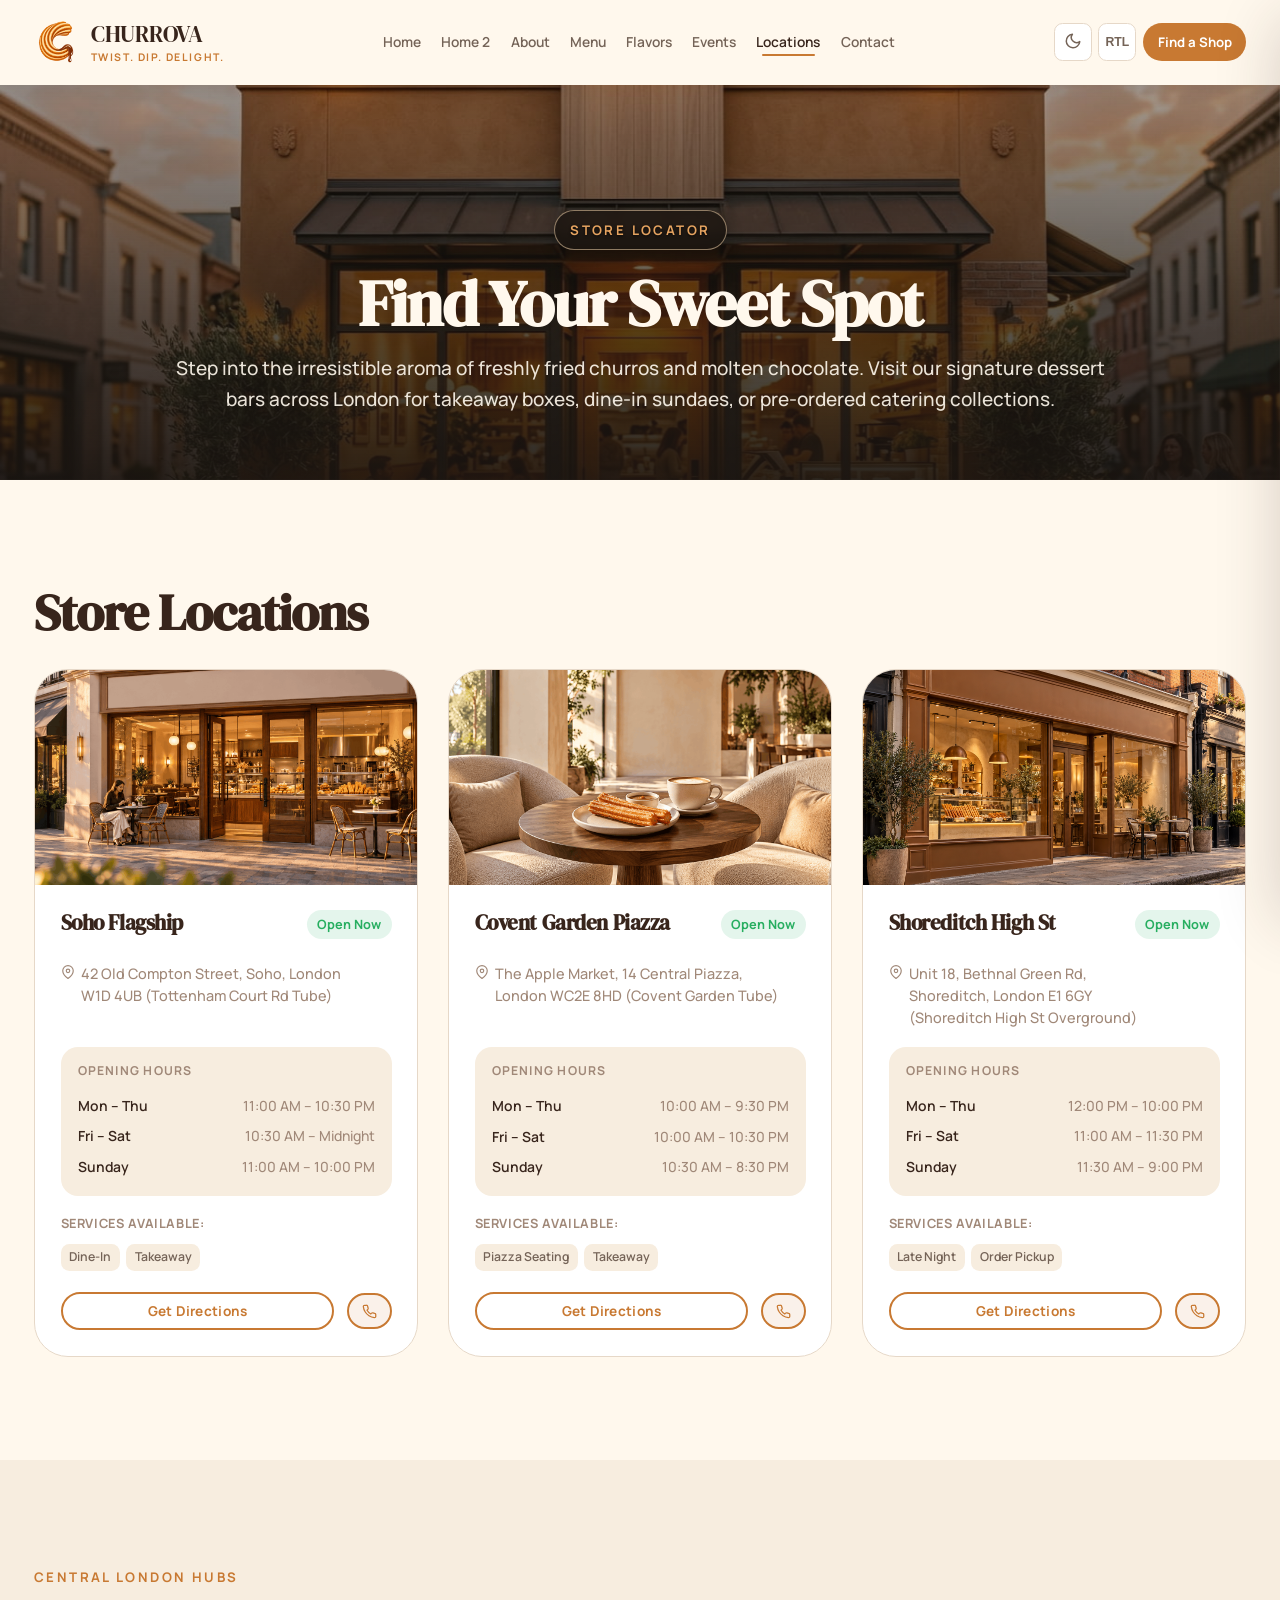
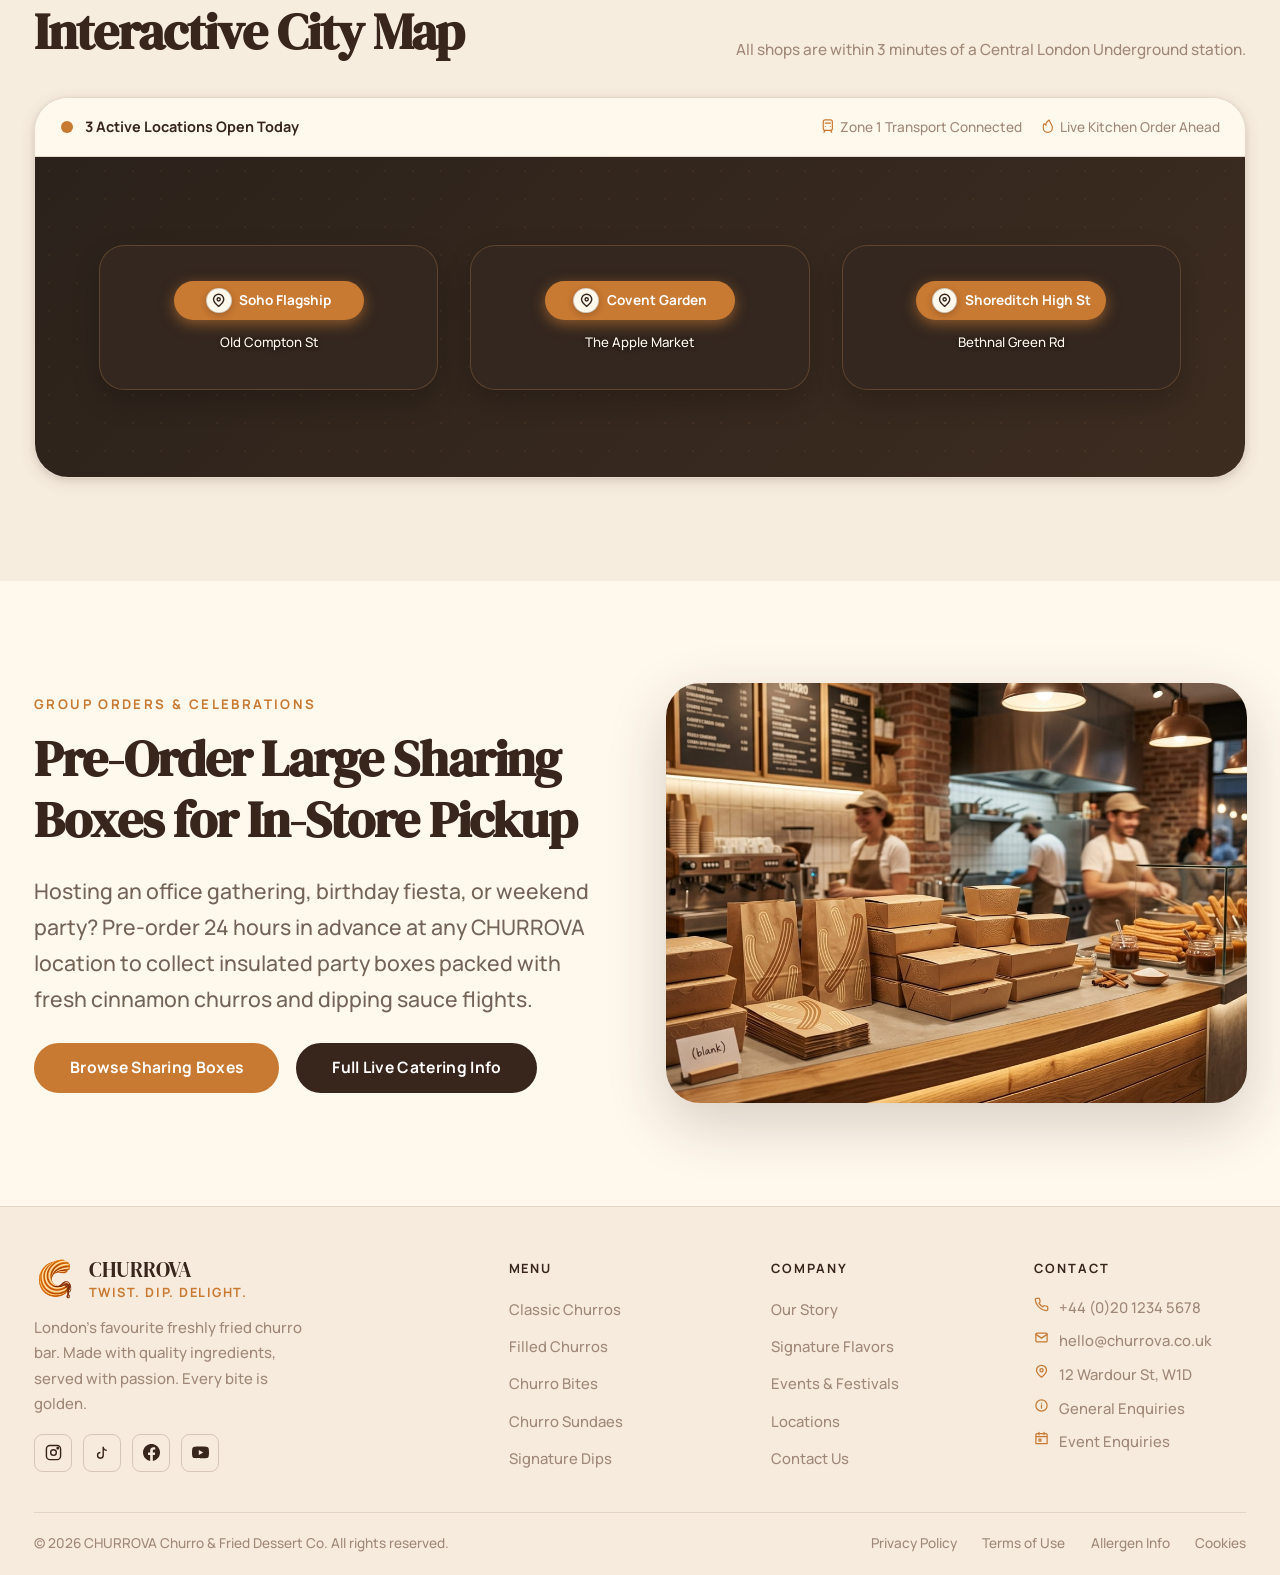
<file: locations.html>
<!DOCTYPE html>
<html lang="en" data-theme="light" dir="ltr">
<head>
  <meta charset="UTF-8">
  <meta name="viewport" content="width=device-width, initial-scale=1.0">
  <meta name="description" content="CHURROVA Locations — Find your nearest freshly fried churro bar in London. Check opening hours, menus, directions, and available in-store services.">
  <title>Locations – CHURROVA Churro &amp; Fried Dessert Co.</title>
  <link rel="icon" type="image/svg+xml" href="data:image/svg+xml,<svg xmlns='http://www.w3.org/2000/svg' viewBox='0 0 100 100'><text y='.9em' font-size='90'>🌀</text></svg>">
  <link rel="preconnect" href="https://fonts.googleapis.com">
  <link rel="preconnect" href="https://fonts.gstatic.com" crossorigin>
  <link rel="stylesheet" href="css/main.css">
  <link rel="stylesheet" href="css/header.css">
  <link rel="stylesheet" href="css/buttons.css">
  <link rel="stylesheet" href="css/editorial.css">
  <link rel="stylesheet" href="css/locations.css">
  <link rel="stylesheet" href="css/footer.css">
  <link rel="stylesheet" href="css/desktop.css">
  <link rel="stylesheet" href="css/tablet.css">
  <link rel="stylesheet" href="css/mobile.css">
  <link rel="stylesheet" href="css/rtl.css">
</head>
<body>

<!-- HEADER -->
<header class="site-header" role="banner">
  <div class="container header-inner">
    <a href="index.html" class="site-logo">
      <div class="logo-icon">
        <svg viewBox="0 0 32 32"><path d="M16 4C9.37 4 4 9.37 4 16s5.37 12 12 12 12-5.37 12-12S22.63 4 16 4zm0 2c5.52 0 10 4.48 10 10S21.52 26 16 26 6 21.52 6 16 10.48 6 16 6zm-1 3v2.28A5.01 5.01 0 0 0 11 16a5 5 0 0 0 5 5 5 5 0 0 0 5-5 5.01 5.01 0 0 0-4-4.9V9h-2zm1 4a3 3 0 0 1 3 3 3 3 0 0 1-3 3 3 3 0 0 1-3-3 3 3 0 0 1 3-3z"/></svg>
      </div>
      <div class="logo-text">
        <span class="brand-name">CHURROVA</span>
          <span class="brand-sub">Twist. Dip. Delight.</span>
      </div>
    </a>
    <nav class="main-nav" aria-label="Main navigation">
      <ul class="nav-list">
        <li><a href="index.html">Home</a></li>
        <li><a href="home2.html">Home 2</a></li>
        <li><a href="about.html">About</a></li>
        <li><a href="menu.html">Menu</a></li>
        <li><a href="flavors.html">Flavors</a></li>
        <li><a href="events.html">Events</a></li>
        <li><a href="locations.html" class="active">Locations</a></li>
        <li><a href="contact.html">Contact</a></li>
      </ul>
    </nav>
    <div class="header-actions">
      <button class="icon-btn" data-action="toggle-theme" aria-label="Toggle dark/light mode">
        <span data-theme-icon><svg viewBox="0 0 24 24" fill="none" stroke="currentColor" stroke-width="2" stroke-linecap="round" stroke-linejoin="round"><path d="M21 12.79A9 9 0 1 1 11.21 3 7 7 0 0 0 21 12.79z"/></svg></span>
      </button>
      <button class="icon-btn" data-action="toggle-rtl" aria-label="Toggle RTL">
        <span data-rtl-label style="font-size:0.72rem;font-weight:700;">RTL</span>
      </button>
        <a href="#store-locations" class="btn-header-cta">Find a Shop</a>
      <button class="mobile-toggle" aria-label="Open menu">
        <span></span><span></span><span></span>
      </button>
    </div>
  </div>
</header>

<div class="drawer-overlay" aria-hidden="true"></div>
<nav class="mobile-drawer" id="mobile-drawer" aria-label="Mobile navigation">
  <div class="drawer-header">
    <span class="brand-name" style="font-family:var(--font-display);font-size:1.2rem;color:var(--text-heading);">CHURROVA</span>
    <button class="drawer-close" aria-label="Close menu">&times;</button>
  </div>
  <div class="drawer-nav">
    <a href="index.html">Home</a>
    <a href="home2.html">Home 2</a>
    <a href="about.html">About</a>
    <a href="menu.html">Menu</a>
    <a href="flavors.html">Flavors</a>
    <a href="signature-flavors.html">Signature Flavors</a>
    <a href="events.html">Events</a>
    <a href="locations.html" class="active">Locations</a>
    <a href="contact.html">Contact</a>
  </div>
  <div class="drawer-controls">
    <button class="icon-btn" data-action="toggle-theme" style="flex:1;border-radius:var(--radius-sm);font-size:0.8rem;font-weight:600;"><span data-theme-icon style="display:flex;align-items:center;gap:0.4rem;"><svg width="16" height="16" viewBox="0 0 24 24" fill="none" stroke="currentColor" stroke-width="2"><path d="M21 12.79A9 9 0 1 1 11.21 3 7 7 0 0 0 21 12.79z"/></svg>Dark</span></button>
    <button class="icon-btn" data-action="toggle-rtl" style="flex:1;border-radius:var(--radius-sm);font-size:0.8rem;font-weight:700;"><span data-rtl-label>RTL</span></button>
  </div>
  <div class="drawer-cta" style="display:flex;flex-direction:column;gap:0.6rem;">
    <a href="signature-flavors.html" class="btn btn-secondary" style="width:100%;justify-content:center;">Signature Flavors</a>
  </div>
</nav>

<!-- PAGE HERO -->
<section class="page-hero" aria-label="Locations page hero">
  <div class="page-hero-bg">
    <img src="assets/images/hero/hero-locations.jpg" alt="CHURROVA welcoming warm dessert shop storefront" loading="eager">
  </div>
  <div class="page-hero-overlay"></div>
  <div class="container page-hero-content">
    <span class="section-label" style="color:#E6A461;">Store Locator</span>
    <h1 class="page-hero-title">Find Your Sweet Spot</h1>
    <p class="page-hero-lead">Step into the irresistible aroma of freshly fried churros and molten chocolate. Visit our signature dessert bars across London for takeaway boxes, dine-in sundaes, or pre-ordered catering collections.</p>
  </div>
</section>

<!-- LOCATIONS MAIN -->
  <section class="section-py" id="store-locations" aria-labelledby="locations-search-title">
  <div class="container">
    <h2 id="locations-search-title" class="visually-hidden">Store Locations</h2>

    <!-- Location Cards Grid -->
    <div class="location-grid">
      <!-- 1: Soho Flagship -->
      <div class="location-card reveal" data-area="central">
        <div class="location-card-img">
          <img src="assets/images/cta/locations.png" alt="CHURROVA Soho Flagship Store" loading="lazy">
        </div>
        <div class="location-card-body">
          <div style="display:flex;justify-content:space-between;align-items:flex-start;margin-bottom:0.4rem;">
            <h3 class="location-name">Soho Flagship</h3>
            <span class="location-status" style="background:rgba(39,174,96,.12);color:#27AE60;padding:0.2rem 0.6rem;border-radius:var(--radius-pill);font-weight:700;font-size:0.75rem;">Open Now</span>
          </div>
          <div class="location-address">
            <svg viewBox="0 0 24 24" fill="none" stroke="currentColor" stroke-width="2"><path d="M21 10c0 7-9 13-9 13s-9-6-9-13a9 9 0 0 1 18 0z"/><circle cx="12" cy="10" r="3"/></svg>
            <span>42 Old Compton Street, Soho, London W1D 4UB (Tottenham Court Rd Tube)</span>
          </div>

          <div class="location-hours">
            <div class="location-hours-title">Opening Hours</div>
            <div class="location-hours-row"><span class="day">Mon – Thu</span><span class="time">11:00 AM – 10:30 PM</span></div>
            <div class="location-hours-row"><span class="day">Fri – Sat</span><span class="time">10:30 AM – Midnight</span></div>
            <div class="location-hours-row"><span class="day">Sunday</span><span class="time">11:00 AM – 10:00 PM</span></div>
          </div>

          <div style="margin-bottom:1.25rem;">
            <div style="font-size:0.75rem;font-weight:700;color:var(--text-muted);text-transform:uppercase;letter-spacing:0.05em;margin-bottom:0.5rem;">Services Available:</div>
            <div style="display:flex;gap:0.4rem;flex-wrap:wrap;">
              <span style="font-size:0.72rem;background:var(--bg2);padding:0.2rem 0.5rem;border-radius:var(--radius-sm);font-weight:600;">Dine-In</span>
              <span style="font-size:0.72rem;background:var(--bg2);padding:0.2rem 0.5rem;border-radius:var(--radius-sm);font-weight:600;">Takeaway</span>
            </div>
          </div>

          <div class="location-card-actions" style="display:flex;gap:0.75rem;align-items:center;">
            <a href="https://maps.google.com" target="_blank" rel="noopener noreferrer" class="btn btn-secondary btn-sm" style="flex:1;justify-content:center;">Get Directions</a>
            <a href="tel:+442079460123" class="btn btn-ghost btn-sm" style="padding:0.5rem 0.75rem;" title="Call Store">
              <svg width="15" height="15" viewBox="0 0 24 24" fill="none" stroke="currentColor" stroke-width="2"><path d="M22 16.92v3a2 2 0 0 1-2.18 2 19.79 19.79 0 0 1-8.63-3.07 19.5 19.5 0 0 1-6-6 19.79 19.79 0 0 1-3.07-8.67A2 2 0 0 1 4.11 2h3a2 2 0 0 1 2 1.72 12.84 12.84 0 0 0 .7 2.81 2 2 0 0 1-.45 2.11L8.09 9.91a16 16 0 0 0 6 6l1.27-1.27a2 2 0 0 1 2.11-.45 12.84 12.84 0 0 0 2.81.7A2 2 0 0 1 22 16.92z"/></svg>
            </a>
          </div>
        </div>
      </div>

      <!-- 2: Covent Garden Market -->
      <div class="location-card reveal delay-1" data-area="central">
        <div class="location-card-img">
          <img src="assets/images/cta/location-cta.png" alt="CHURROVA Covent Garden Dessert Kiosk" loading="lazy">
        </div>
        <div class="location-card-body">
          <div style="display:flex;justify-content:space-between;align-items:flex-start;margin-bottom:0.4rem;">
            <h3 class="location-name">Covent Garden Piazza</h3>
            <span class="location-status" style="background:rgba(39,174,96,.12);color:#27AE60;padding:0.2rem 0.6rem;border-radius:var(--radius-pill);font-weight:700;font-size:0.75rem;">Open Now</span>
          </div>
          <div class="location-address">
            <svg viewBox="0 0 24 24" fill="none" stroke="currentColor" stroke-width="2"><path d="M21 10c0 7-9 13-9 13s-9-6-9-13a9 9 0 0 1 18 0z"/><circle cx="12" cy="10" r="3"/></svg>
            <span>The Apple Market, 14 Central Piazza, London WC2E 8HD (Covent Garden Tube)</span>
          </div>

          <div class="location-hours">
            <div class="location-hours-title">Opening Hours</div>
            <div class="location-hours-row"><span class="day">Mon – Thu</span><span class="time">10:00 AM – 9:30 PM</span></div>
            <div class="location-hours-row"><span class="day">Fri – Sat</span><span class="time">10:00 AM – 10:30 PM</span></div>
            <div class="location-hours-row"><span class="day">Sunday</span><span class="time">10:30 AM – 8:30 PM</span></div>
          </div>

          <div style="margin-bottom:1.25rem;">
            <div style="font-size:0.75rem;font-weight:700;color:var(--text-muted);text-transform:uppercase;letter-spacing:0.05em;margin-bottom:0.5rem;">Services Available:</div>
            <div style="display:flex;gap:0.4rem;flex-wrap:wrap;">
              <span style="font-size:0.72rem;background:var(--bg2);padding:0.2rem 0.5rem;border-radius:var(--radius-sm);font-weight:600;">Piazza Seating</span>
              <span style="font-size:0.72rem;background:var(--bg2);padding:0.2rem 0.5rem;border-radius:var(--radius-sm);font-weight:600;">Takeaway</span>
            </div>
          </div>

          <div class="location-card-actions" style="display:flex;gap:0.75rem;align-items:center;">
            <a href="https://maps.google.com" target="_blank" rel="noopener noreferrer" class="btn btn-secondary btn-sm" style="flex:1;justify-content:center;">Get Directions</a>
            <a href="tel:+442079460456" class="btn btn-ghost btn-sm" style="padding:0.5rem 0.75rem;" title="Call Store">
              <svg width="15" height="15" viewBox="0 0 24 24" fill="none" stroke="currentColor" stroke-width="2"><path d="M22 16.92v3a2 2 0 0 1-2.18 2 19.79 19.79 0 0 1-8.63-3.07 19.5 19.5 0 0 1-6-6 19.79 19.79 0 0 1-3.07-8.67A2 2 0 0 1 4.11 2h3a2 2 0 0 1 2 1.72 12.84 12.84 0 0 0 .7 2.81 2 2 0 0 1-.45 2.11L8.09 9.91a16 16 0 0 0 6 6l1.27-1.27a2 2 0 0 1 2.11-.45 12.84 12.84 0 0 0 2.81.7A2 2 0 0 1 22 16.92z"/></svg>
            </a>
          </div>
        </div>
      </div>

      <!-- 3: Shoreditch Boxpark -->
      <div class="location-card reveal delay-2" data-area="east">
        <div class="location-card-img">
          <img src="assets/images/locations/location-1.png" alt="CHURROVA Shoreditch High St Dessert Pod" loading="lazy">
        </div>
        <div class="location-card-body">
          <div style="display:flex;justify-content:space-between;align-items:flex-start;margin-bottom:0.4rem;">
            <h3 class="location-name">Shoreditch High St</h3>
            <span class="location-status" style="background:rgba(39,174,96,.12);color:#27AE60;padding:0.2rem 0.6rem;border-radius:var(--radius-pill);font-weight:700;font-size:0.75rem;">Open Now</span>
          </div>
          <div class="location-address">
            <svg viewBox="0 0 24 24" fill="none" stroke="currentColor" stroke-width="2"><path d="M21 10c0 7-9 13-9 13s-9-6-9-13a9 9 0 0 1 18 0z"/><circle cx="12" cy="10" r="3"/></svg>
            <span>Unit 18, Bethnal Green Rd, Shoreditch, London E1 6GY (Shoreditch High St Overground)</span>
          </div>

          <div class="location-hours">
            <div class="location-hours-title">Opening Hours</div>
            <div class="location-hours-row"><span class="day">Mon – Thu</span><span class="time">12:00 PM – 10:00 PM</span></div>
            <div class="location-hours-row"><span class="day">Fri – Sat</span><span class="time">11:00 AM – 11:30 PM</span></div>
            <div class="location-hours-row"><span class="day">Sunday</span><span class="time">11:30 AM – 9:00 PM</span></div>
          </div>

          <div style="margin-bottom:1.25rem;">
            <div style="font-size:0.75rem;font-weight:700;color:var(--text-muted);text-transform:uppercase;letter-spacing:0.05em;margin-bottom:0.5rem;">Services Available:</div>
            <div style="display:flex;gap:0.4rem;flex-wrap:wrap;">
              <span style="font-size:0.72rem;background:var(--bg2);padding:0.2rem 0.5rem;border-radius:var(--radius-sm);font-weight:600;">Late Night</span>
              <span style="font-size:0.72rem;background:var(--bg2);padding:0.2rem 0.5rem;border-radius:var(--radius-sm);font-weight:600;">Order Pickup</span>
            </div>
          </div>

          <div class="location-card-actions" style="display:flex;gap:0.75rem;align-items:center;">
            <a href="https://maps.google.com" target="_blank" rel="noopener noreferrer" class="btn btn-secondary btn-sm" style="flex:1;justify-content:center;">Get Directions</a>
            <a href="tel:+442079460789" class="btn btn-ghost btn-sm" style="padding:0.5rem 0.75rem;" title="Call Store">
              <svg width="15" height="15" viewBox="0 0 24 24" fill="none" stroke="currentColor" stroke-width="2"><path d="M22 16.92v3a2 2 0 0 1-2.18 2 19.79 19.79 0 0 1-8.63-3.07 19.5 19.5 0 0 1-6-6 19.79 19.79 0 0 1-3.07-8.67A2 2 0 0 1 4.11 2h3a2 2 0 0 1 2 1.72 12.84 12.84 0 0 0 .7 2.81 2 2 0 0 1-.45 2.11L8.09 9.91a16 16 0 0 0 6 6l1.27-1.27a2 2 0 0 1 2.11-.45 12.84 12.84 0 0 0 2.81.7A2 2 0 0 1 22 16.92z"/></svg>
            </a>
          </div>
        </div>
      </div>
    </div>

    <!-- No Results state for search -->
    <div class="location-no-results" style="display:none;text-align:center;padding:3rem 1rem;">
      <div style="font-size:2.5rem;margin-bottom:0.75rem;">📍</div>
      <h3 style="font-family:var(--font-display);font-size:1.4rem;">No matching locations found</h3>
      <p style="color:var(--text-muted);font-size:0.9rem;">Try searching for "Soho", "Covent Garden", "Shoreditch" or "London".</p>
      <button class="btn btn-secondary btn-sm" style="margin-top:1rem;" onclick="document.getElementById('location-search').value='';document.getElementById('location-search').dispatchEvent(new Event('input'));">Show All Locations</button>
    </div>
  </div>
</section>

<!-- SECTION: INTERACTIVE MAP PREVIEW -->
<section class="section-py" style="background:var(--bg2);" aria-labelledby="map-section-title">
  <div class="container">
    <div style="display:flex;justify-content:space-between;align-items:flex-end;margin-bottom:2rem;flex-wrap:wrap;gap:1rem;">
      <div>
        <span class="section-label">Central London Hubs</span>
        <h2 id="map-section-title" style="margin:0;">Interactive City Map</h2>
      </div>
      <p style="font-size:0.9rem;color:var(--text-muted);margin:0;">All shops are within 3 minutes of a Central London Underground station.</p>
    </div>

    <!-- Responsive Styled Map Box -->
    <div style="background:var(--card-bg);border:1px solid var(--border-color);border-radius:var(--radius-xl);overflow:hidden;box-shadow:var(--shadow-md);position:relative;">
      <!-- Map Header Bar -->
      <div class="map-status-bar" style="padding:1rem 1.5rem;background:var(--bg);border-bottom:1px solid var(--border-color);display:flex;align-items:center;justify-content:space-between;flex-wrap:wrap;gap:0.75rem;">
        <div class="map-status-primary" style="display:flex;gap:0.75rem;align-items:center;">
          <span style="width:12px;height:12px;background:#C87932;border-radius:50%;display:inline-block;"></span>
          <span style="font-size:0.85rem;font-weight:700;color:var(--text-heading);">3 Active Locations Open Today</span>
        </div>
        <div class="map-status-meta" style="display:flex;gap:1rem;font-size:0.8rem;color:var(--text-muted);">
          <span>🚇 Zone 1 Transport Connected</span>
          <span>⚡ Live Kitchen Order Ahead</span>
        </div>
      </div>

      <!-- Stylized Visual Map Illustration -->
      <div class="map-locations-grid" style="height:380px;background:linear-gradient(135deg, #2b221b 0%, #3d2c20 100%);position:relative;display:flex;align-items:center;justify-content:center;overflow:hidden;">
        <!-- Background Grid Lines -->
        <div style="position:absolute;inset:0;background-image:radial-gradient(rgba(200,121,50,.15) 1px, transparent 1px);background-size:28px 28px;opacity:0.6;"></div>

        <!-- Stylized Thames Curve -->
        <svg viewBox="0 0 1000 400" preserveAspectRatio="none" style="position:absolute;inset:0;width:100%;height:100%;opacity:0.25;">
          <path d="M0,260 C300,320 600,180 1000,240" fill="none" stroke="#E6A461" stroke-width="40" stroke-linecap="round"/>
        </svg>

        <!-- Soho Pin -->
        <div class="map-location-card" style="position:absolute;left:35%;top:38%;transform:translate(-50%,-50%);text-align:center;z-index:2;">
          <a class="map-location-link" href="https://maps.google.com" target="_blank" rel="noopener noreferrer" style="display:inline-flex;background:var(--caramel);color:white;padding:0.4rem 0.8rem;border-radius:var(--radius-pill);font-size:0.8rem;font-weight:700;box-shadow:0 4px 14px rgba(200,121,50,.6);transition:transform 0.2s;">
            <span class="map-location-icon" aria-hidden="true"><svg viewBox="0 0 24 24"><path d="M20 10c0 5-8 11-8 11S4 15 4 10a8 8 0 1 1 16 0Z"/><circle cx="12" cy="10" r="2.5"/></svg></span> Soho Flagship
          </a>
          <div class="map-location-address" style="font-size:0.7rem;color:#FFF8ED;margin-top:0.3rem;text-shadow:0 1px 4px rgba(0,0,0,.8);">Old Compton St</div>
        </div>

        <!-- Covent Garden Pin -->
        <div class="map-location-card" style="position:absolute;left:48%;top:48%;transform:translate(-50%,-50%);text-align:center;z-index:2;">
          <a class="map-location-link" href="https://maps.google.com" target="_blank" rel="noopener noreferrer" style="display:inline-flex;background:var(--caramel);color:white;padding:0.4rem 0.8rem;border-radius:var(--radius-pill);font-size:0.8rem;font-weight:700;box-shadow:0 4px 14px rgba(200,121,50,.6);transition:transform 0.2s;">
            <span class="map-location-icon" aria-hidden="true"><svg viewBox="0 0 24 24"><path d="M20 10c0 5-8 11-8 11S4 15 4 10a8 8 0 1 1 16 0Z"/><circle cx="12" cy="10" r="2.5"/></svg></span> Covent Garden
          </a>
          <div class="map-location-address" style="font-size:0.7rem;color:#FFF8ED;margin-top:0.3rem;text-shadow:0 1px 4px rgba(0,0,0,.8);">The Apple Market</div>
        </div>

        <!-- Shoreditch Pin -->
        <div class="map-location-card" style="position:absolute;left:72%;top:30%;transform:translate(-50%,-50%);text-align:center;z-index:2;">
          <a class="map-location-link" href="https://maps.google.com" target="_blank" rel="noopener noreferrer" style="display:inline-flex;background:var(--caramel);color:white;padding:0.4rem 0.8rem;border-radius:var(--radius-pill);font-size:0.8rem;font-weight:700;box-shadow:0 4px 14px rgba(200,121,50,.6);transition:transform 0.2s;">
            <span class="map-location-icon" aria-hidden="true"><svg viewBox="0 0 24 24"><path d="M20 10c0 5-8 11-8 11S4 15 4 10a8 8 0 1 1 16 0Z"/><circle cx="12" cy="10" r="2.5"/></svg></span> Shoreditch High St
          </a>
          <div class="map-location-address" style="font-size:0.7rem;color:#FFF8ED;margin-top:0.3rem;text-shadow:0 1px 4px rgba(0,0,0,.8);">Bethnal Green Rd</div>
        </div>
      </div>
    </div>
  </div>
</section>

<!-- SECTION: CATERING PICKUP & PRE-ORDERS -->
<section class="section-py" aria-labelledby="catering-pickup-title">
  <div class="container">
    <div class="row align-items-center g-5">
      <div class="col-lg-6 reveal">
        <span class="section-label">Group Orders &amp; Celebrations</span>
        <h2 id="catering-pickup-title" style="margin-bottom:1.25rem;">Pre-Order Large Sharing Boxes for In-Store Pickup</h2>
        <p class="lead" style="margin-bottom:1.5rem;">Hosting an office gathering, birthday fiesta, or weekend party? Pre-order 24 hours in advance at any CHURROVA location to collect insulated party boxes packed with fresh cinnamon churros and dipping sauce flights.</p>
        <div style="display:flex;gap:1rem;flex-wrap:wrap;">
          <a href="menu.html" class="btn btn-primary">Browse Sharing Boxes</a>
            <a href="events.html" class="btn btn-dark">Full Live Catering Info</a>
        </div>
      </div>
      <div class="col-lg-6 reveal delay-1">
        <div style="border-radius:var(--radius-xl);overflow:hidden;box-shadow:var(--shadow-xl);aspect-ratio:4/3;">
          <img src="assets/images/hero/hero-contact.jpg" alt="CHURROVA store prepared for group pickups and celebrations" style="width:100%;height:100%;object-fit:cover;" loading="lazy">
        </div>
      </div>
    </div>
  </div>
</section>

<!-- FOOTER -->
<footer class="site-footer" role="contentinfo">
  <div class="container">
    <div class="footer-grid">
      <div class="footer-brand">
        <a href="index.html" class="footer-logo">
          <div class="footer-logo-icon">
            <svg viewBox="0 0 32 32"><path d="M16 4C9.37 4 4 9.37 4 16s5.37 12 12 12 12-5.37 12-12S22.63 4 16 4zm0 2c5.52 0 10 4.48 10 10S21.52 26 16 26 6 21.52 6 16 10.48 6 16 6zm-1 3v2.28A5.01 5.01 0 0 0 11 16a5 5 0 0 0 5 5 5 5 0 0 0 5-5 5.01 5.01 0 0 0-4-4.9V9h-2zm1 4a3 3 0 0 1 3 3 3 3 0 0 1-3 3 3 3 0 0 1-3-3 3 3 0 0 1 3-3z"/></svg>
          </div>
          <div>
            <div class="footer-brand-name">CHURROVA</div>
            <span class="footer-tagline">Twist. Dip. Delight.</span>
          </div>
        </a>
        <p>Freshly fried artisan churros, dipping sauces and memorable festival dessert experiences.</p>
        <div class="footer-social">
          <a href="#" class="social-btn" aria-label="Instagram"><svg viewBox="0 0 24 24" fill="none" stroke="currentColor" stroke-width="2" stroke-linecap="round" stroke-linejoin="round"><rect x="2" y="2" width="20" height="20" rx="5" ry="5"/><path d="M16 11.37A4 4 0 1 1 12.63 8 4 4 0 0 1 16 11.37z"/><line x1="17.5" y1="6.5" x2="17.51" y2="6.5"/></svg></a>
          <a href="#" class="social-btn" aria-label="TikTok"><svg viewBox="0 0 24 24" fill="none" stroke="currentColor" stroke-width="2" stroke-linecap="round" stroke-linejoin="round"><path d="M9 12a4 4 0 1 0 4 4V4a5 5 0 0 0 5 5"/></svg></a>
        </div>
      </div>
      <div>
        <div class="footer-col-title">Menu</div>
        <ul class="footer-links">
          <li><a href="menu.html">Classic Churros</a></li>
          <li><a href="menu.html">Filled Churros</a></li>
          <li><a href="menu.html">Churro Bites</a></li>
          <li><a href="menu.html">Churro Sundaes</a></li>
          <li><a href="menu.html">Signature Dips</a></li>
          <li><a href="menu.html">Sharing Boxes</a></li>
        </ul>
      </div>
      <div>
        <div class="footer-col-title">Company</div>
        <ul class="footer-links">
          <li><a href="about.html">Our Story</a></li>
          <li><a href="flavors.html">Signature Flavors</a></li>
          <li><a href="events.html">Events &amp; Festivals</a></li>
          <li><a href="locations.html">Locations</a></li>
          <li><a href="contact.html">Contact</a></li>
        </ul>
      </div>
      <div>
        <div class="footer-col-title">Opening Hours</div>
        <div class="hours-list">
          <div class="hours-item"><span class="day">Mon–Fri</span><span>11am–10pm</span></div>
          <div class="hours-item"><span class="day">Sat</span><span>10am–11pm</span></div>
          <div class="hours-item"><span class="day">Sun</span><span>10am–9pm</span></div>
        </div>
      </div>
    </div>
    <div class="footer-bottom">
      <p class="footer-copyright">&copy; 2026 CHURROVA Churro &amp; Fried Dessert Co. All rights reserved.</p>
      <nav class="footer-legal"><a href="#">Privacy</a><a href="#">Terms</a><a href="#">Allergens</a></nav>
    </div>
  </div>
</footer>

<script src="js/main.js"></script>
</body>
</html>
</file>
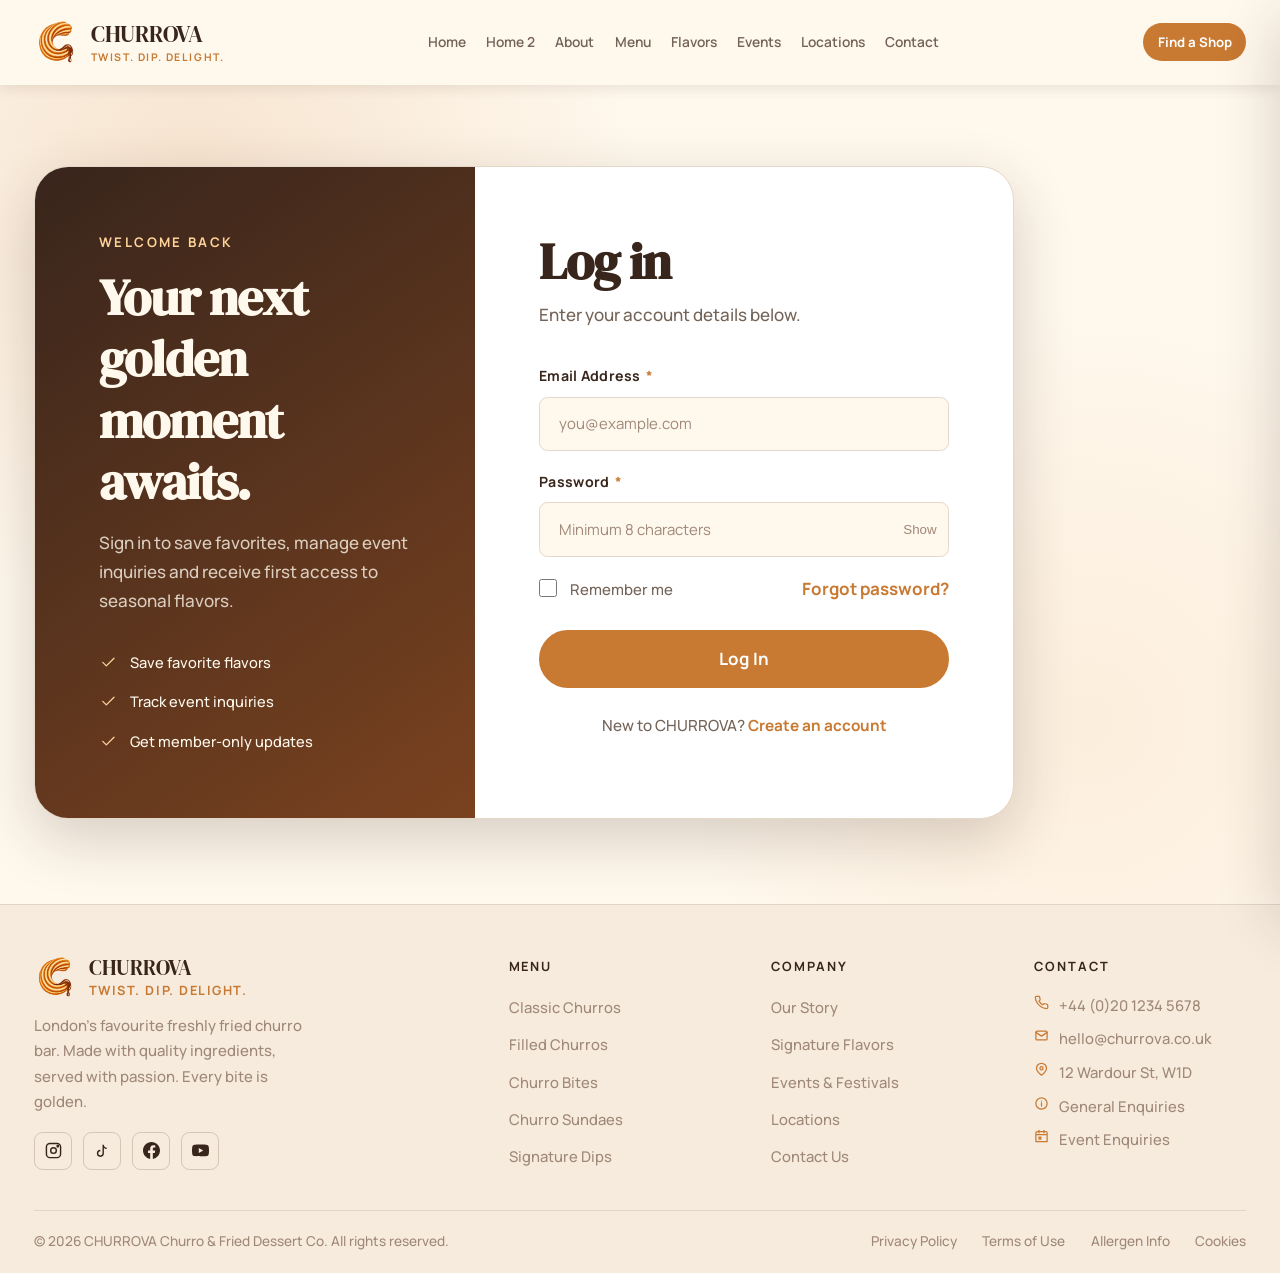
<file: login.html>
<!DOCTYPE html>
<html lang="en" data-theme="light" dir="ltr">
<head>
  <meta charset="UTF-8"><meta name="viewport" content="width=device-width, initial-scale=1.0">
  <meta name="description" content="Log in to your CHURROVA account."><title>Login | CHURROVA</title>
  <link rel="icon" type="image/svg+xml" href="data:image/svg+xml,<svg xmlns='http://www.w3.org/2000/svg' viewBox='0 0 100 100'><text y='.9em' font-size='90'>🌀</text></svg>">
  <link rel="stylesheet" href="css/main.css"><link rel="stylesheet" href="css/header.css"><link rel="stylesheet" href="css/buttons.css"><link rel="stylesheet" href="css/forms.css"><link rel="stylesheet" href="css/auth.css"><link rel="stylesheet" href="css/footer.css"><link rel="stylesheet" href="css/tablet.css"><link rel="stylesheet" href="css/mobile.css">
</head>
<body>
  <header class="site-header"><div class="container header-inner">
    <a href="index.html" class="site-logo" aria-label="CHURROVA Home"><div class="logo-icon"><svg viewBox="0 0 32 32"><path d="M16 4C9.37 4 4 9.37 4 16s5.37 12 12 12 12-5.37 12-12S22.63 4 16 4zm0 2c5.52 0 10 4.48 10 10S21.52 26 16 26 6 21.52 6 16 10.48 6 16 6z"/></svg></div><div class="logo-text"><span class="brand-name">CHURROVA</span><span class="brand-sub">Churro &amp; Fried Dessert Co.</span></div></a>
    <nav class="main-nav" aria-label="Main navigation"><ul class="nav-list"><li><a href="index.html">Home</a></li><li><a href="home2.html">Home 2</a></li><li><a href="about.html">About</a></li><li><a href="menu.html">Menu</a></li><li><a href="flavors.html">Flavors</a></li><li><a href="events.html">Events</a></li><li><a href="locations.html">Locations</a></li><li><a href="contact.html">Contact</a></li></ul></nav>
    <div class="header-actions"><a href="locations.html#store-locations" class="btn-header-cta">Find a Shop</a><button class="mobile-toggle" aria-label="Open menu"><span></span><span></span><span></span></button></div>
  </div></header>
  <div class="drawer-overlay"></div><nav class="mobile-drawer" aria-label="Mobile navigation"><div class="drawer-header"><a href="index.html" class="site-logo"><div class="logo-icon"><svg viewBox="0 0 32 32"><path d="M16 4C9.37 4 4 9.37 4 16s5.37 12 12 12 12-5.37 12-12S22.63 4 16 4zm0 2c5.52 0 10 4.48 10 10S21.52 26 16 26 6 21.52 6 16 10.48 6 16 6z"/></svg></div><div class="logo-text"><span class="brand-name">CHURROVA</span></div></a><button class="drawer-close" aria-label="Close menu">×</button></div><div class="drawer-nav"><a href="index.html">Home</a><a href="home2.html">Home 2</a><a href="about.html">About</a><a href="menu.html">Menu</a><a href="flavors.html">Flavors</a><a href="signature-flavors.html">Signature Flavors</a><a href="events.html">Events</a><a href="locations.html">Locations</a><a href="contact.html">Contact</a><a href="signup.html">Create Account</a></div><div class="drawer-cta" style="padding:1rem 1.5rem;"><a href="signature-flavors.html" class="btn btn-secondary" style="width:100%;justify-content:center;">Signature Flavors</a></div></nav>
  <main class="auth-page"><div class="container"><div class="auth-shell">
    <aside class="auth-aside"><span class="section-label" style="color:#FFD39A;">Welcome Back</span><h1>Your next golden moment awaits.</h1><p>Sign in to save favorites, manage event inquiries and receive first access to seasonal flavors.</p><div class="auth-points"><div class="auth-point"><span>✓</span> Save favorite flavors</div><div class="auth-point"><span>✓</span> Track event inquiries</div><div class="auth-point"><span>✓</span> Get member-only updates</div></div></aside>
    <section class="auth-card" aria-labelledby="login-title"><h2 id="login-title">Log in</h2><p class="auth-intro">Enter your account details below.</p>
      <form data-auth-form novalidate>
        <div class="form-group"><label class="form-label" for="login-email">Email Address <span class="required">*</span></label><input class="form-control" id="login-email" type="email" autocomplete="email" required placeholder="you@example.com"><div class="form-error">Enter a valid email address.</div></div>
        <div class="form-group"><label class="form-label" for="login-password">Password <span class="required">*</span></label><div class="password-field"><input class="form-control" id="login-password" type="password" autocomplete="current-password" minlength="8" required placeholder="Minimum 8 characters"><button type="button" class="password-toggle" data-password-toggle="login-password" aria-label="Show password">Show</button></div><div class="form-error">Enter at least 8 characters.</div></div>
        <div class="auth-row"><label class="form-check"><input type="checkbox"><span class="form-check-label">Remember me</span></label><a href="contact.html">Forgot password?</a></div>
        <button class="btn btn-primary btn-lg" style="width:100%;justify-content:center;" type="submit">Log In</button><div class="auth-message success" role="status">Login form validated successfully.</div>
      </form><p class="auth-switch">New to CHURROVA? <a href="signup.html">Create an account</a></p>
    </section>
  </div></div></main>
  <script src="js/main.js"></script><script src="js/auth.js"></script>
</body></html>
</file>
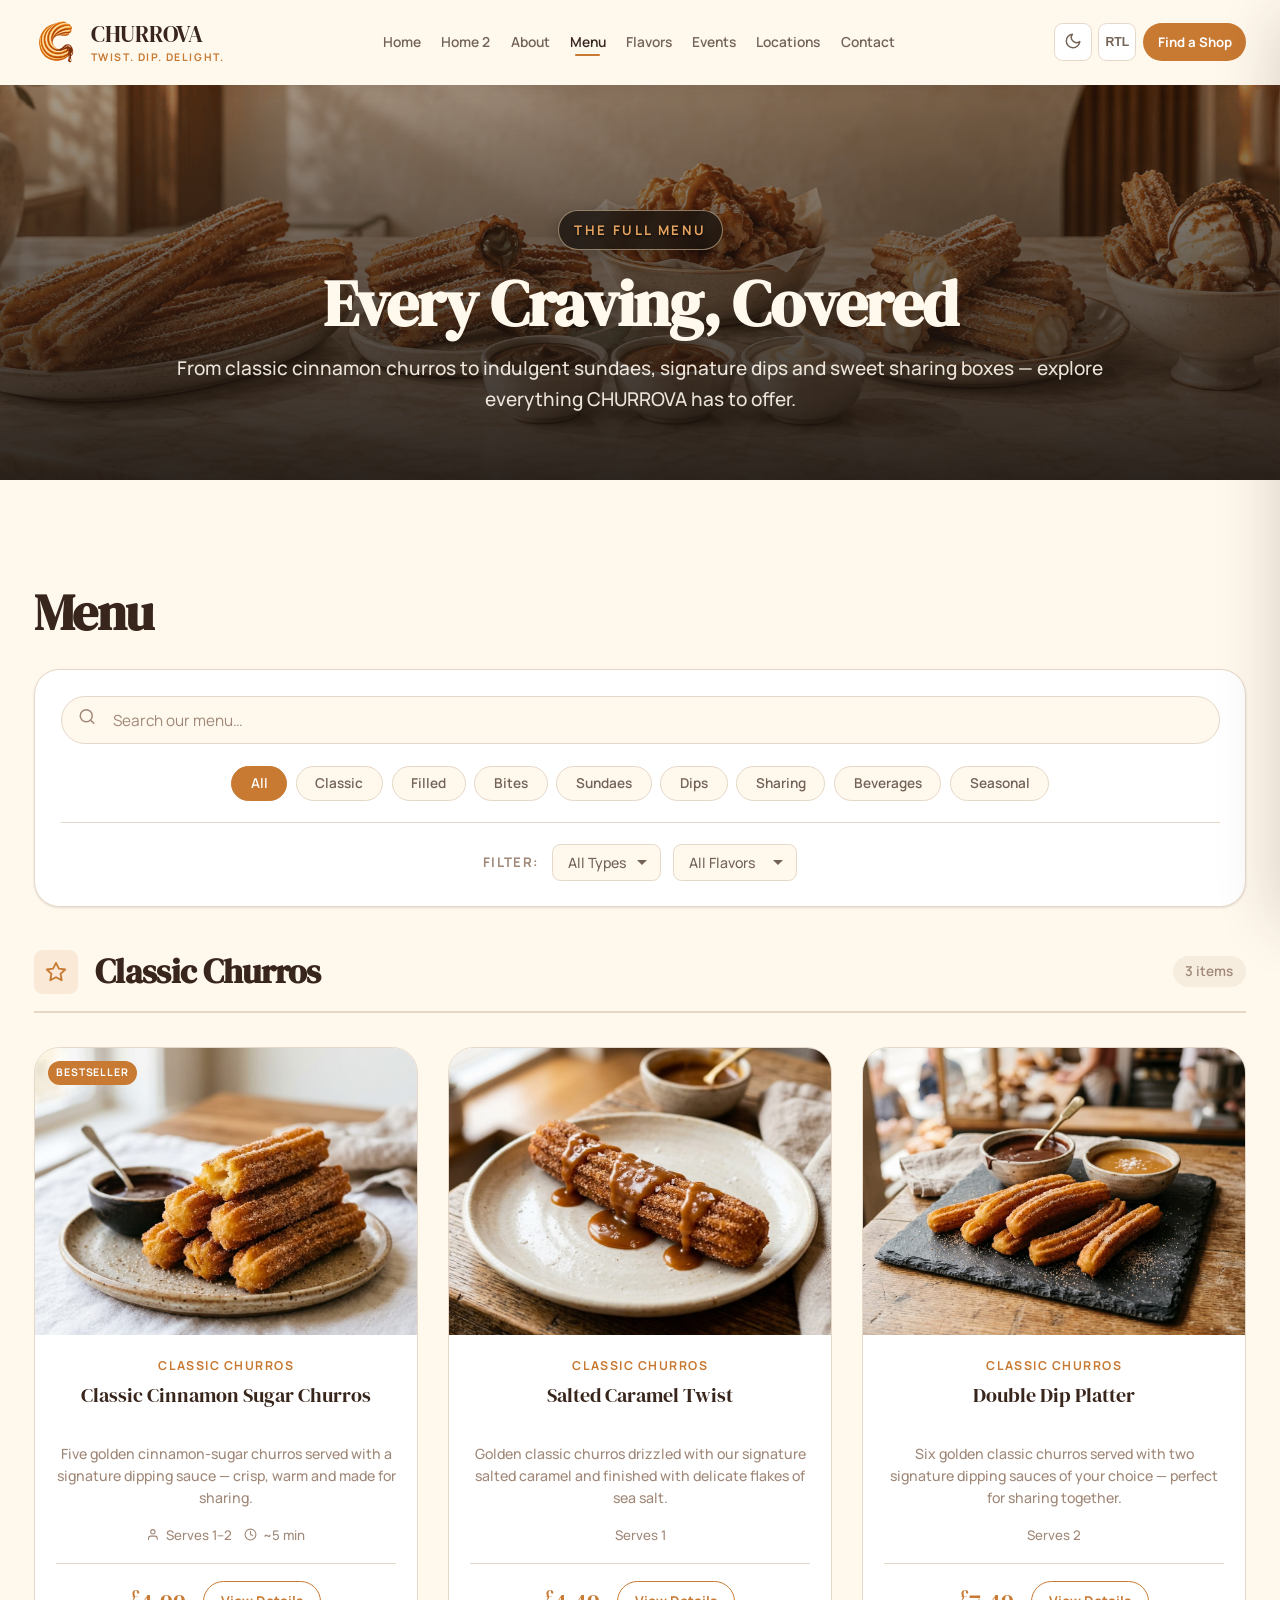
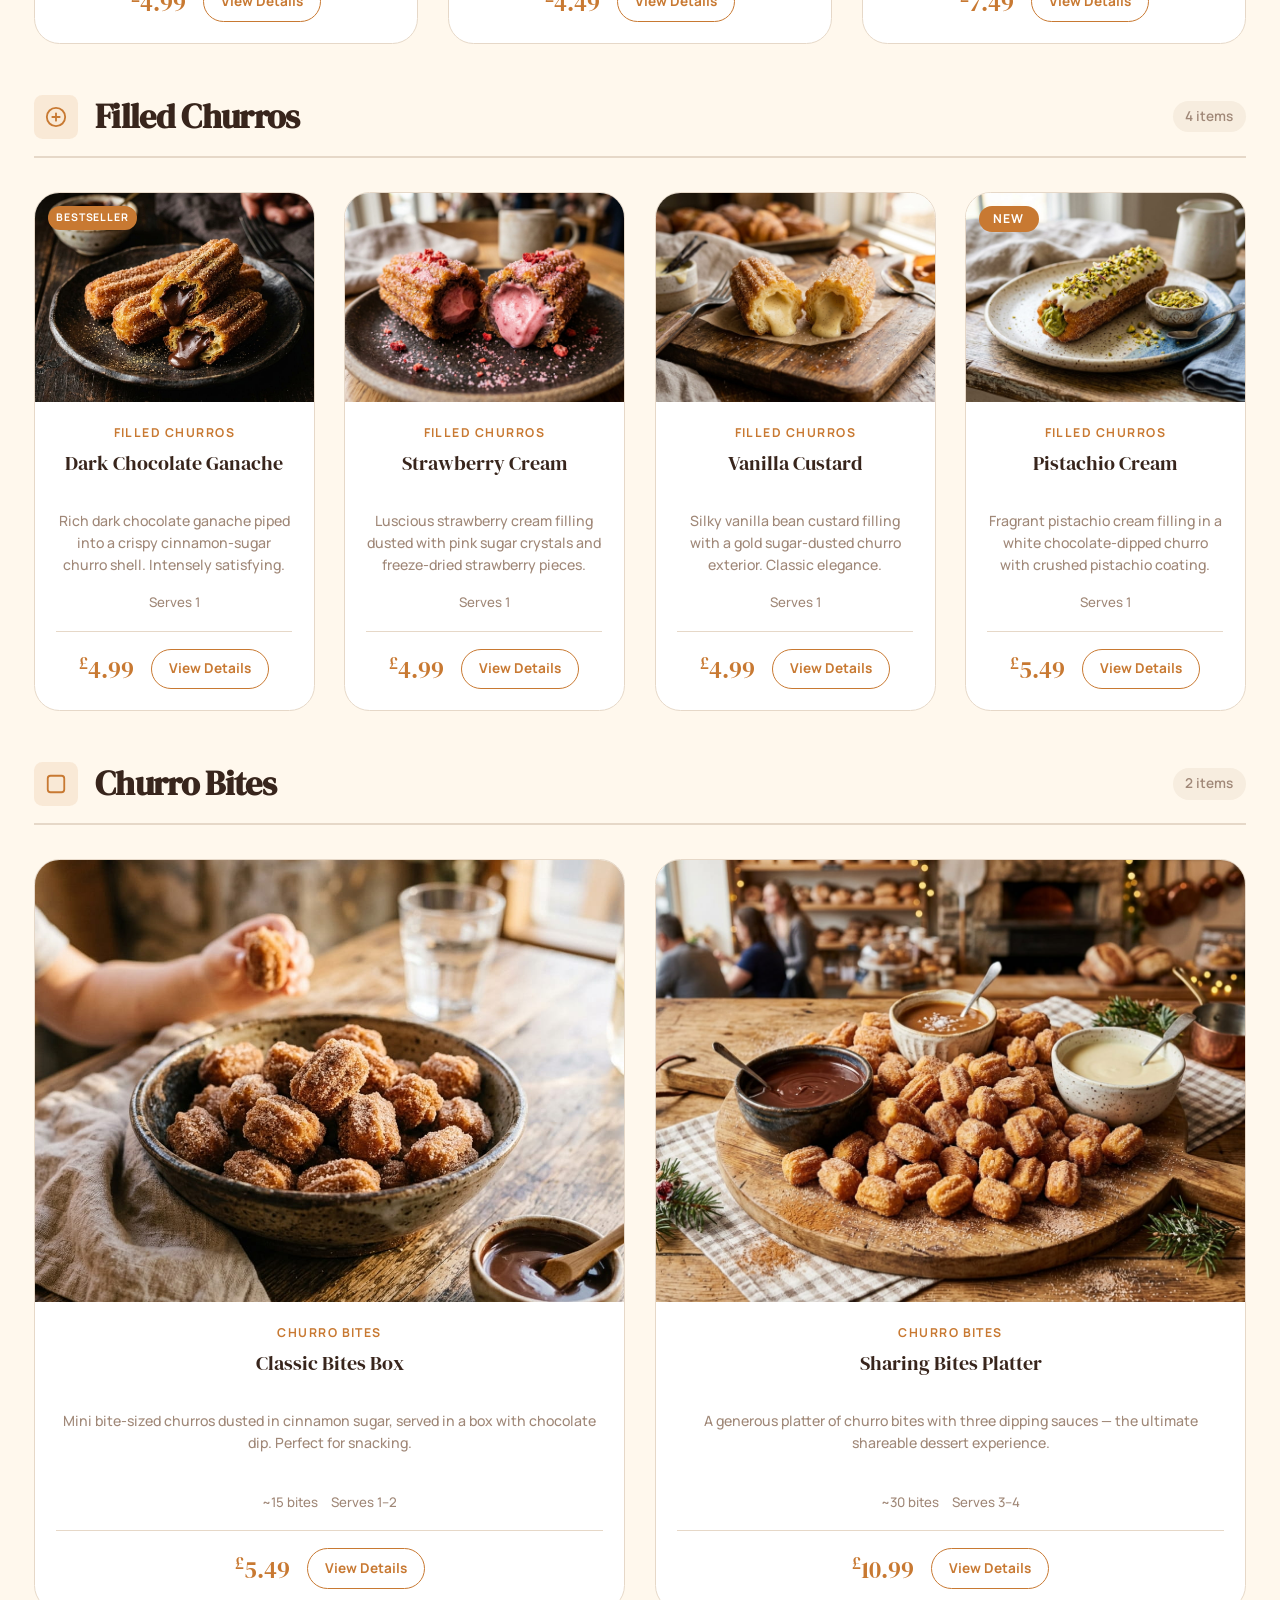
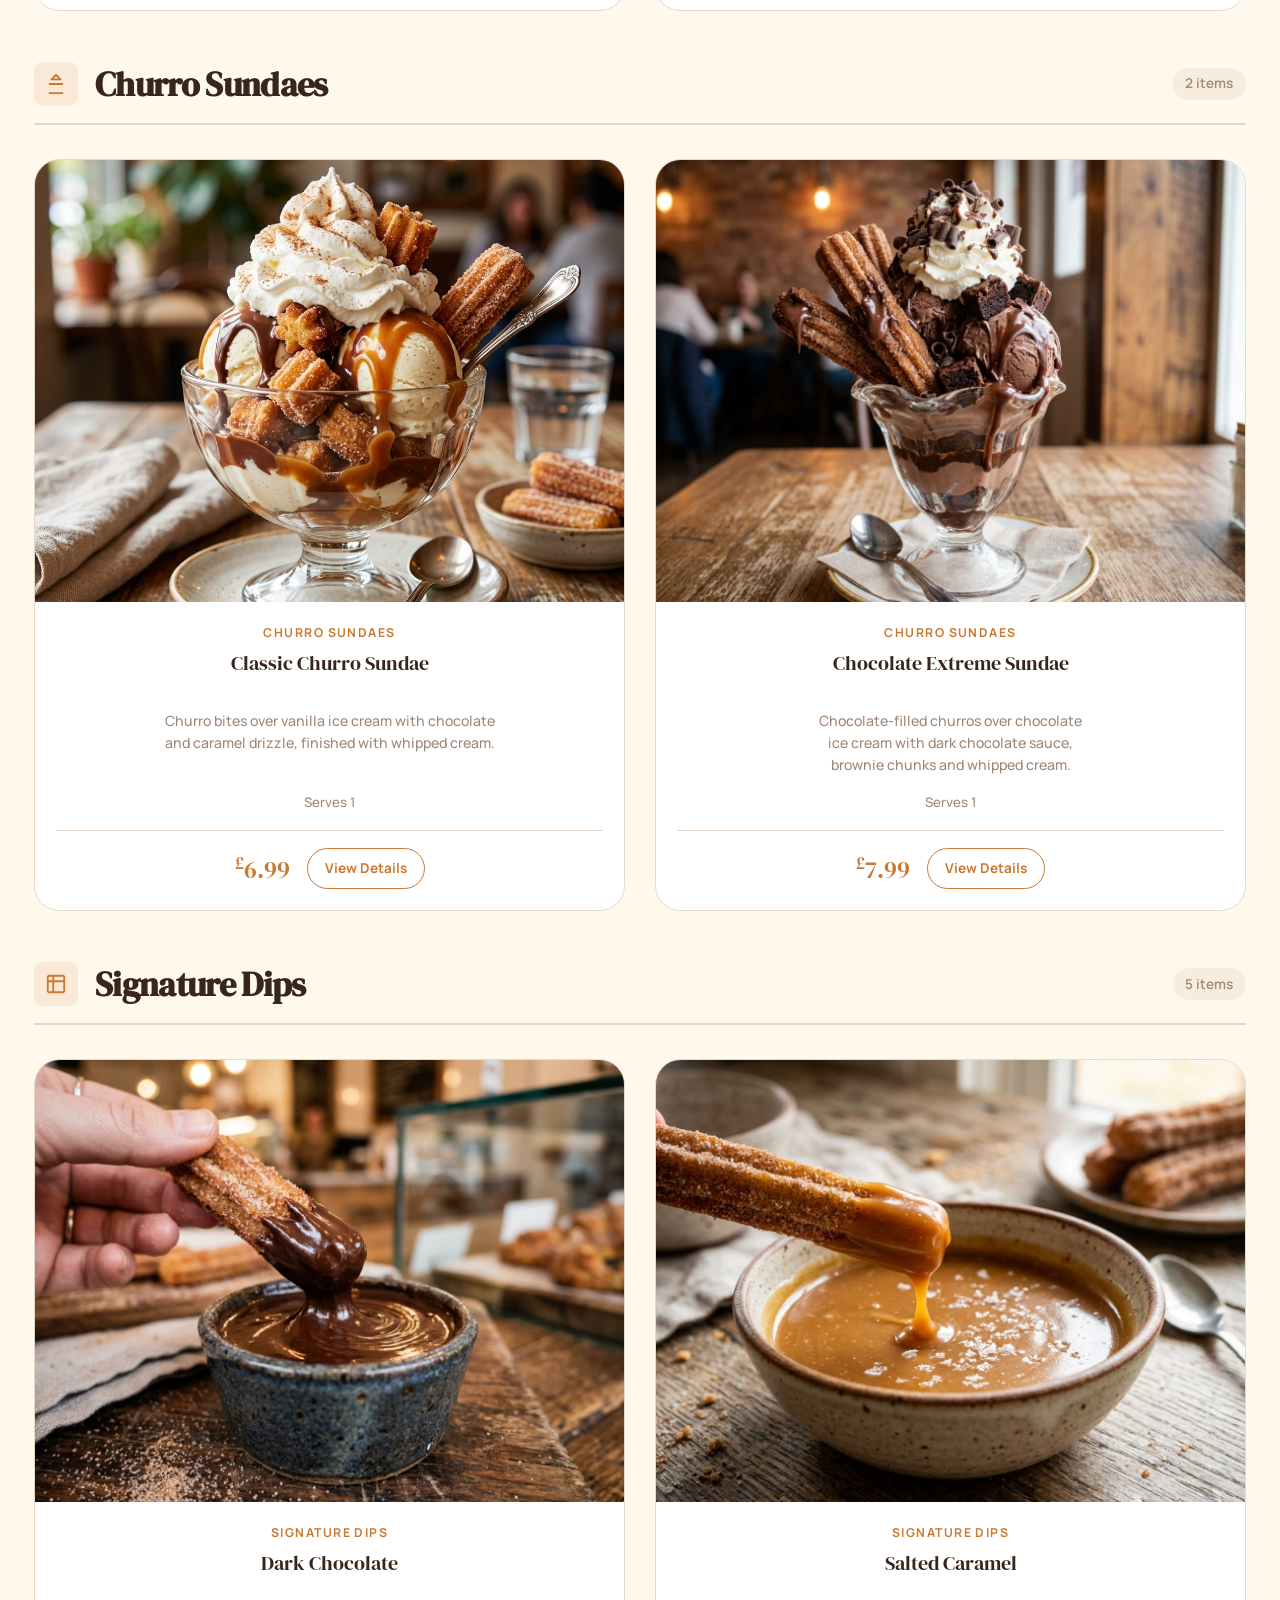
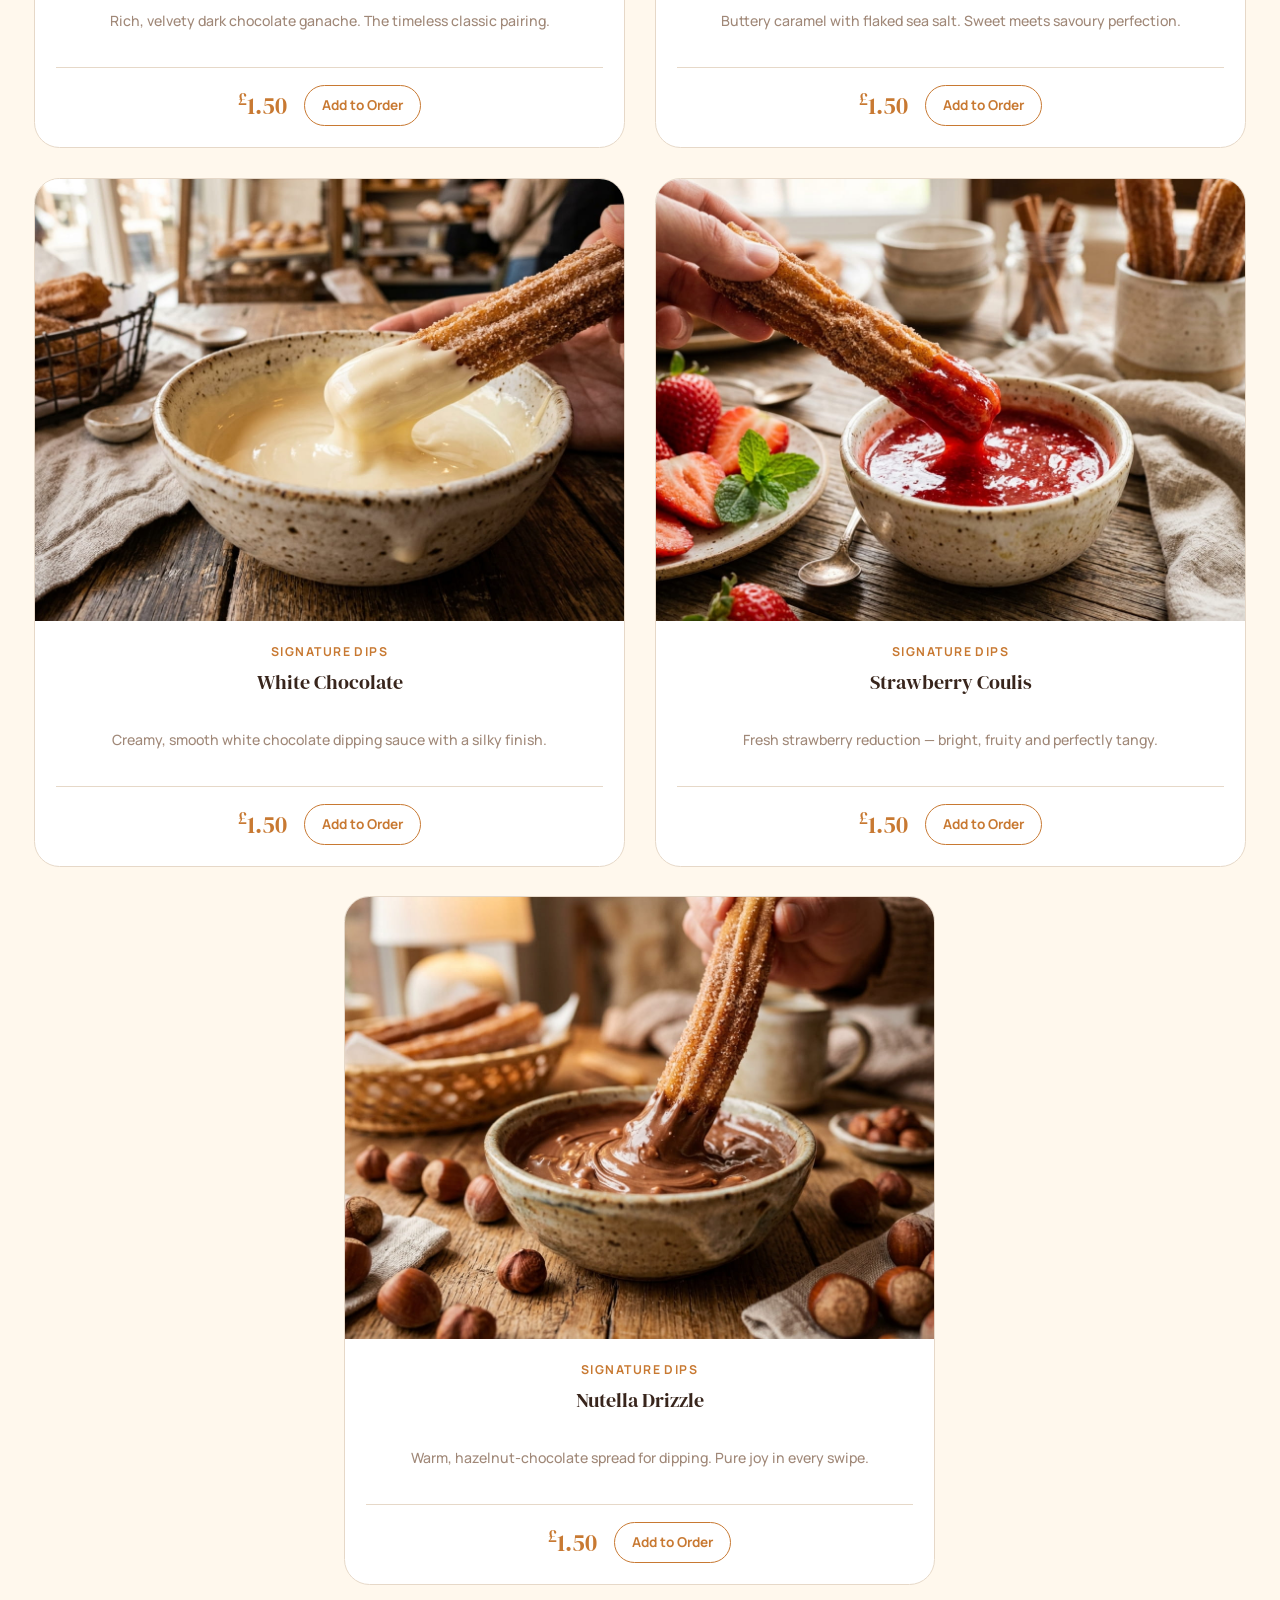
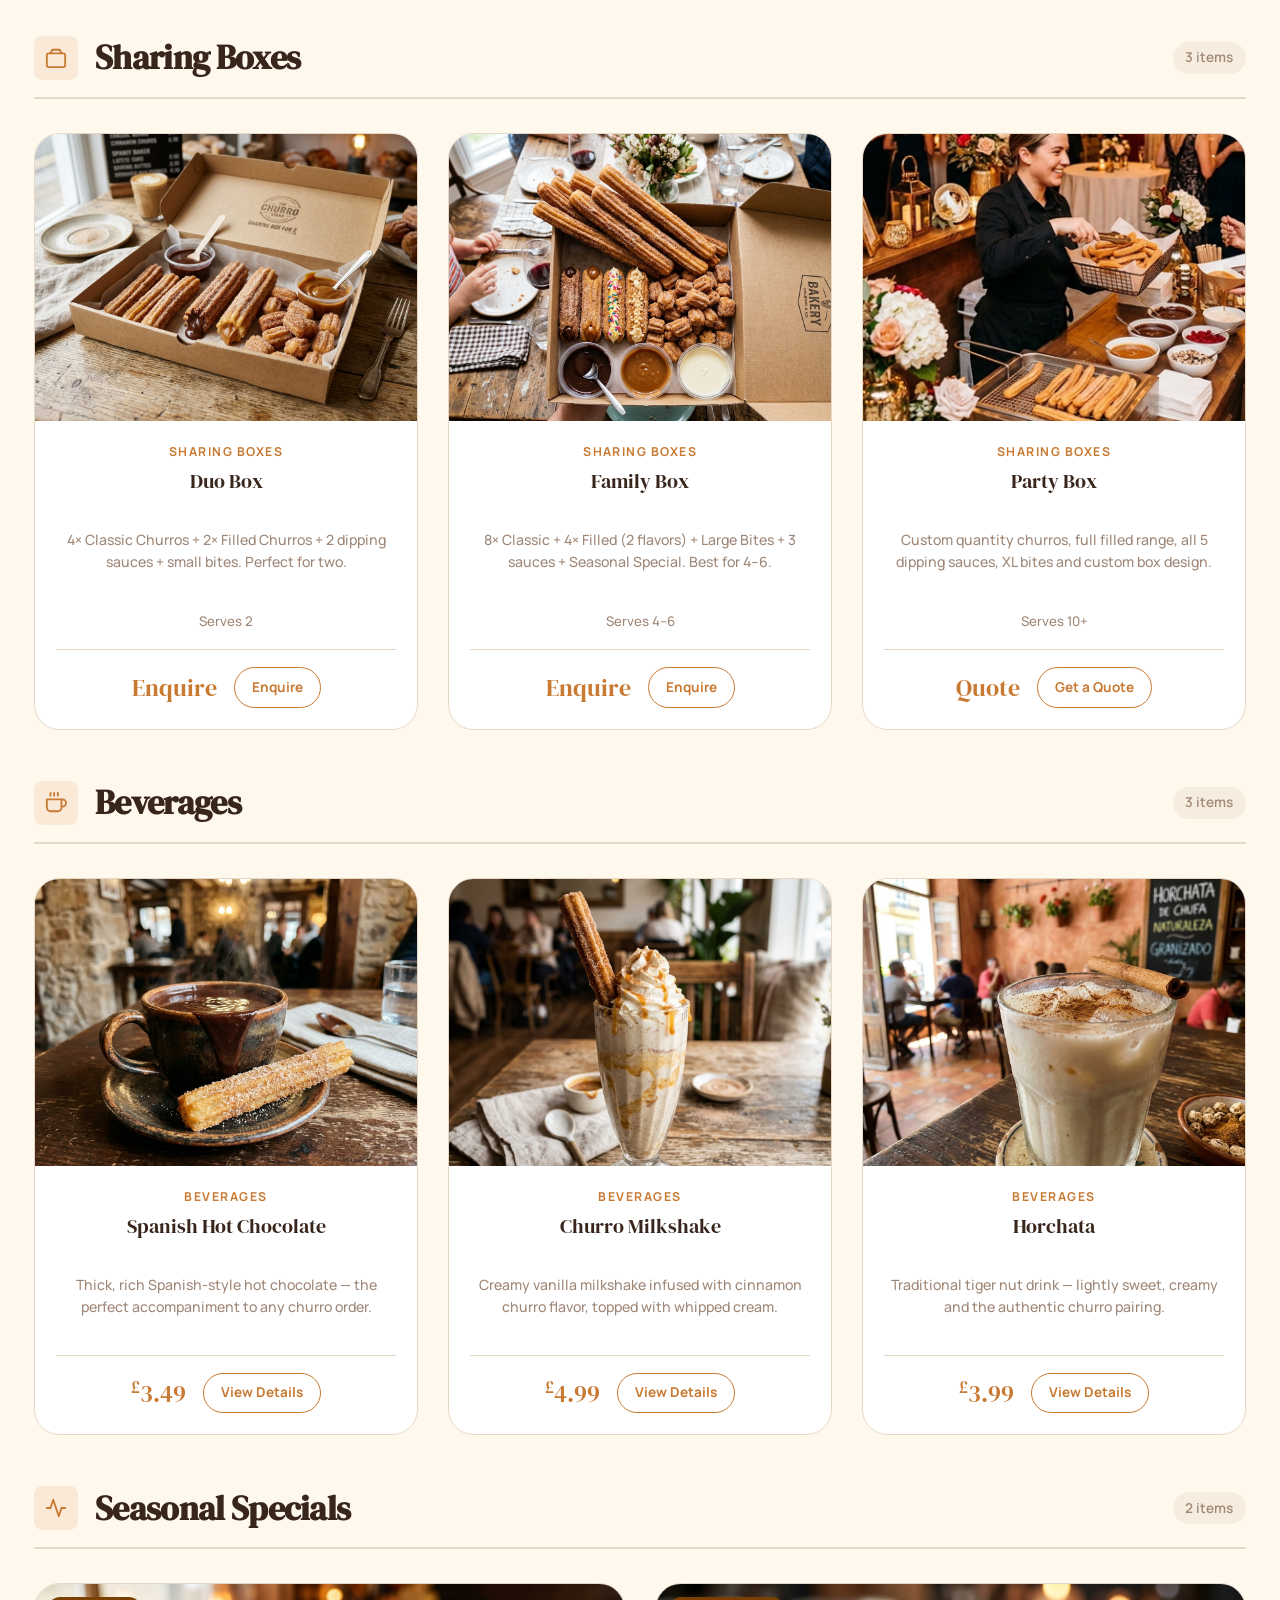
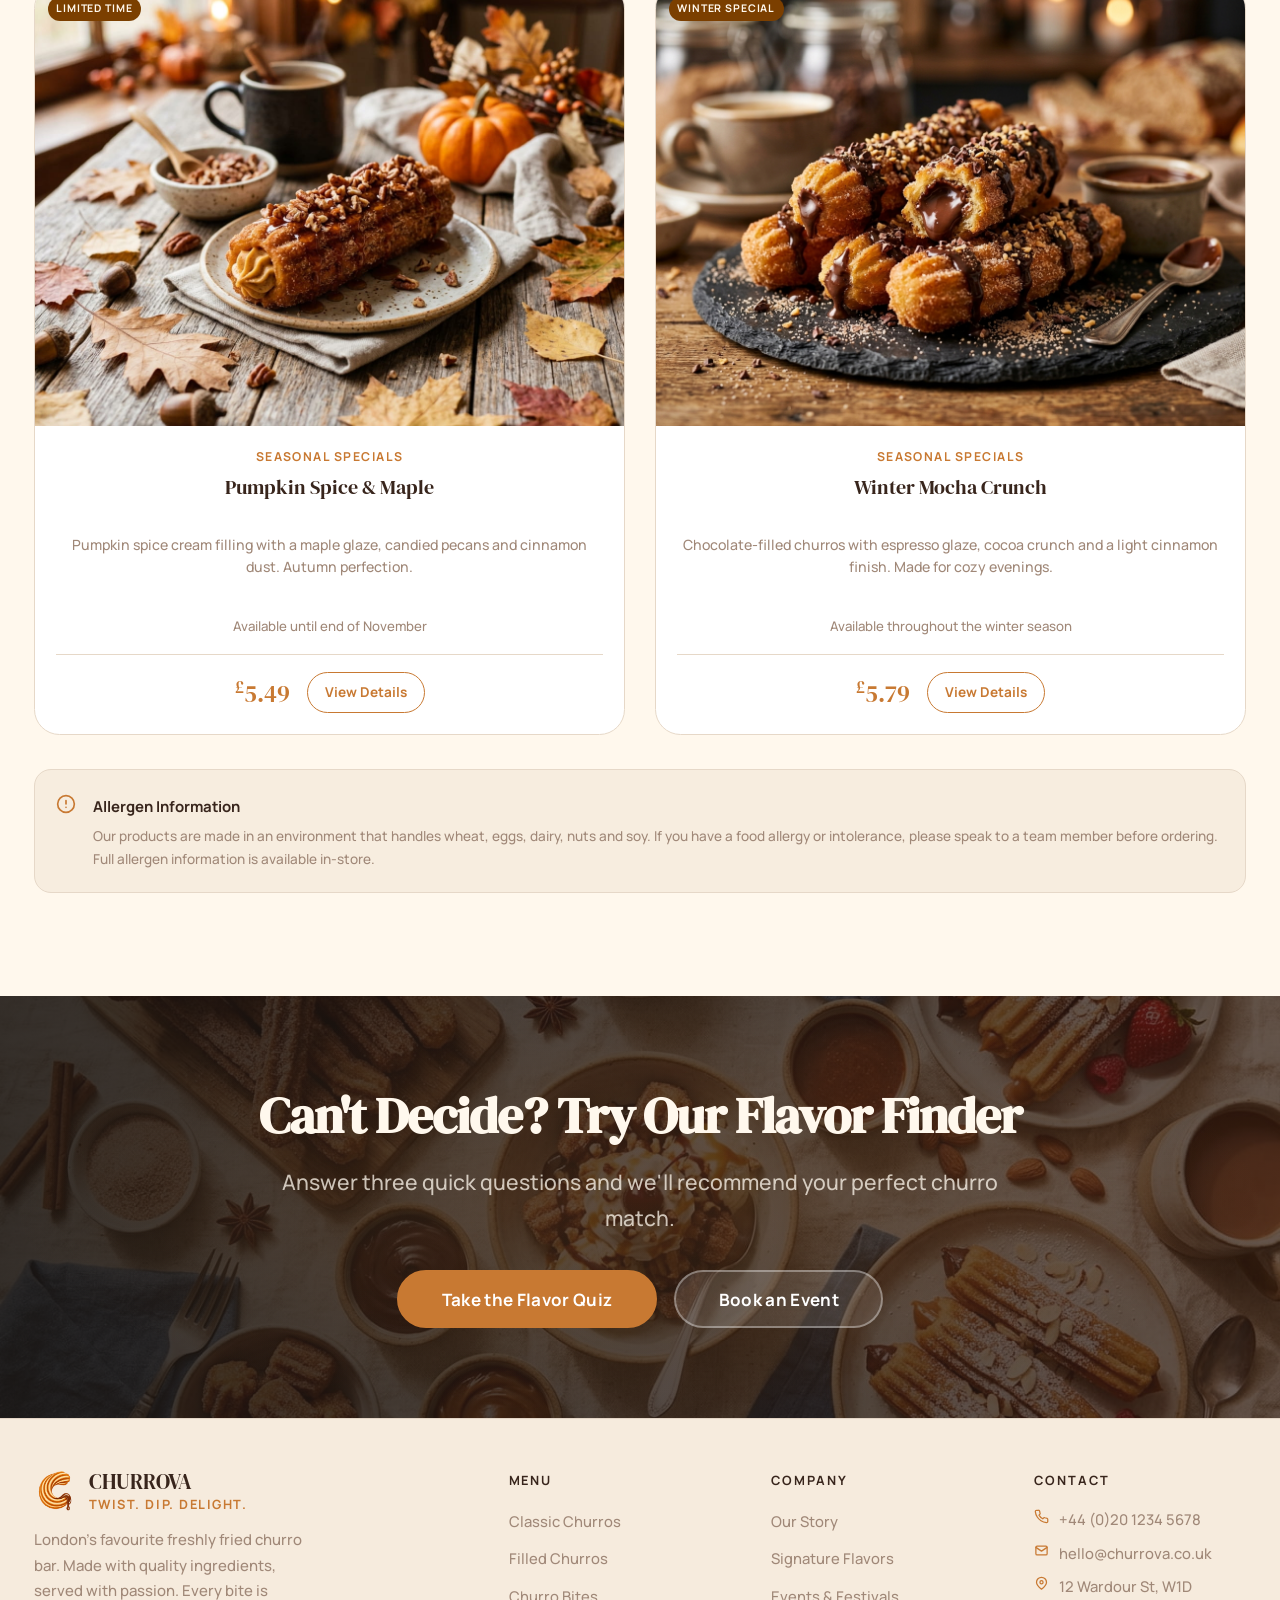
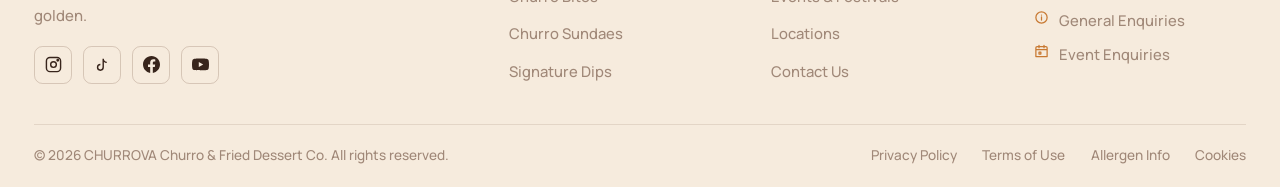
<file: menu.html>
<!DOCTYPE html>
<html lang="en" data-theme="light" dir="ltr">
<head>
  <meta charset="UTF-8">
  <meta name="viewport" content="width=device-width, initial-scale=1.0">
  <meta name="description" content="CHURROVA Menu — Browse our full selection of classic churros, filled churros, churro bites, sundaes, dipping sauces, sharing boxes and beverages.">
  <title>Menu – CHURROVA Churro & Fried Dessert Co.</title>
  <link rel="icon" type="image/svg+xml" href="data:image/svg+xml,<svg xmlns='http://www.w3.org/2000/svg' viewBox='0 0 100 100'><text y='.9em' font-size='90'>🌀</text></svg>">
  <link rel="preconnect" href="https://fonts.googleapis.com">
  <link rel="preconnect" href="https://fonts.gstatic.com" crossorigin>
  <link rel="stylesheet" href="css/main.css">
  <link rel="stylesheet" href="css/header.css">
  <link rel="stylesheet" href="css/buttons.css">
  <link rel="stylesheet" href="css/editorial.css">
  <link rel="stylesheet" href="css/menu.css">
  <link rel="stylesheet" href="css/footer.css">
  <link rel="stylesheet" href="css/desktop.css">
  <link rel="stylesheet" href="css/tablet.css">
  <link rel="stylesheet" href="css/mobile.css">
  <link rel="stylesheet" href="css/rtl.css">
</head>
<body>

<!-- HEADER -->
<header class="site-header" role="banner">
  <div class="container header-inner">
    <a href="index.html" class="site-logo"><div class="logo-icon"><svg viewBox="0 0 32 32"><path d="M16 4C9.37 4 4 9.37 4 16s5.37 12 12 12 12-5.37 12-12S22.63 4 16 4zm0 2c5.52 0 10 4.48 10 10S21.52 26 16 26 6 21.52 6 16 10.48 6 16 6zm-1 3v2.28A5.01 5.01 0 0 0 11 16a5 5 0 0 0 5 5 5 5 0 0 0 5-5 5.01 5.01 0 0 0-4-4.9V9h-2zm1 4a3 3 0 0 1 3 3 3 3 0 0 1-3 3 3 3 0 0 1-3-3 3 3 0 0 1 3-3z"/></svg></div><div class="logo-text"><span class="brand-name">CHURROVA</span><span class="brand-sub">Churro &amp; Fried Dessert Co.</span></div></a>
    <nav class="main-nav" aria-label="Main navigation"><ul class="nav-list"><li><a href="index.html">Home</a></li><li><a href="home2.html">Home 2</a></li><li><a href="about.html">About</a></li><li><a href="menu.html" class="active">Menu</a></li><li><a href="flavors.html">Flavors</a></li><li><a href="events.html">Events</a></li><li><a href="locations.html">Locations</a></li><li><a href="contact.html">Contact</a></li></ul></nav>
      <div class="header-actions"><button class="icon-btn" data-action="toggle-theme" aria-label="Toggle dark/light mode"><span data-theme-icon><svg viewBox="0 0 24 24" fill="none" stroke="currentColor" stroke-width="2" stroke-linecap="round" stroke-linejoin="round"><path d="M21 12.79A9 9 0 1 1 11.21 3 7 7 0 0 0 21 12.79z"/></svg></span></button><button class="icon-btn" data-action="toggle-rtl" aria-label="Toggle RTL"><span data-rtl-label style="font-size:0.72rem;font-weight:700;">RTL</span></button><a href="locations.html#store-locations" class="btn-header-cta">Find a Shop</a><button class="mobile-toggle" aria-label="Open menu"><span></span><span></span><span></span></button></div>
  </div>
</header>
<div class="drawer-overlay" aria-hidden="true"></div>
<nav class="mobile-drawer" id="mobile-drawer" aria-label="Mobile navigation">
  <div class="drawer-header"><span class="brand-name" style="font-family:var(--font-display);font-size:1.2rem;color:var(--text-heading);">CHURROVA</span><button class="drawer-close" aria-label="Close menu">&times;</button></div>
  <div class="drawer-nav"><a href="index.html">Home</a><a href="home2.html">Home 2</a><a href="about.html">About</a><a href="menu.html" class="active">Menu</a><a href="flavors.html">Flavors</a><a href="signature-flavors.html">Signature Flavors</a><a href="events.html">Events</a><a href="locations.html">Locations</a><a href="contact.html">Contact</a></div>
  <div class="drawer-controls"><button class="icon-btn" data-action="toggle-theme" style="flex:1;border-radius:var(--radius-sm);font-size:0.8rem;font-weight:600;"><span data-theme-icon style="display:flex;align-items:center;gap:0.4rem;"><svg width="16" height="16" viewBox="0 0 24 24" fill="none" stroke="currentColor" stroke-width="2"><path d="M21 12.79A9 9 0 1 1 11.21 3 7 7 0 0 0 21 12.79z"/></svg>Dark</span></button><button class="icon-btn" data-action="toggle-rtl" style="flex:1;border-radius:var(--radius-sm);font-size:0.8rem;font-weight:700;"><span data-rtl-label>RTL</span></button></div>
    <div class="drawer-cta" style="display:flex;flex-direction:column;gap:0.6rem;"><a href="signature-flavors.html" class="btn btn-secondary" style="width:100%;justify-content:center;">Signature Flavors</a></div>
</nav>

<!-- PAGE HERO -->
<section class="page-hero" aria-label="Menu page hero">
  <div class="page-hero-bg"><img src="assets/images/cta/menu.png" alt="CHURROVA full menu assortment" loading="eager"></div>
  <div class="page-hero-overlay"></div>
  <div class="container page-hero-content">
    <span class="section-label" style="color:#E6A461;">The Full Menu</span>
    <h1 class="page-hero-title">Every Craving, Covered</h1>
    <p class="page-hero-lead">From classic cinnamon churros to indulgent sundaes, signature dips and sweet sharing boxes — explore everything CHURROVA has to offer.</p>
  </div>
</section>

<!-- MENU CONTENT -->
<section class="section-py" aria-labelledby="menu-page-title">
  <div class="container">
    <h2 id="menu-page-title" class="visually-hidden">Menu</h2>

    <!-- Filters -->
    <div class="menu-controls">
      <div class="menu-search-row">
        <div class="search-field">
          <span class="search-icon"><svg viewBox="0 0 24 24" fill="none" stroke="currentColor" stroke-width="2" stroke-linecap="round" stroke-linejoin="round"><circle cx="11" cy="11" r="8"/><line x1="21" y1="21" x2="16.65" y2="16.65"/></svg></span>
          <input type="search" id="menu-search" placeholder="Search our menu…" aria-label="Search menu items">
        </div>
      </div>
      <div class="category-chips" role="group" aria-label="Filter by category">
        <button class="chip active" data-filter="all">All</button>
        <button class="chip" data-filter="classic">Classic</button>
        <button class="chip" data-filter="filled">Filled</button>
        <button class="chip" data-filter="bites">Bites</button>
        <button class="chip" data-filter="sundae">Sundaes</button>
        <button class="chip" data-filter="dip">Dips</button>
        <button class="chip" data-filter="sharing">Sharing</button>
        <button class="chip" data-filter="beverage">Beverages</button>
        <button class="chip" data-filter="seasonal">Seasonal</button>
      </div>
      <div class="filter-row">
        <span class="filter-label">Filter:</span>
        <select class="filter-select" data-filter-key="type" aria-label="Filter by type">
          <option value="">All Types</option>
          <option value="classic">Classic</option>
          <option value="filled">Filled</option>
          <option value="sharing">Sharing</option>
        </select>
        <select class="filter-select" data-filter-key="flavor" aria-label="Filter by flavor">
          <option value="">All Flavors</option>
          <option value="chocolate">Chocolate</option>
          <option value="caramel">Caramel</option>
          <option value="strawberry">Strawberry</option>
          <option value="vanilla">Vanilla</option>
          <option value="cinnamon">Cinnamon</option>
        </select>
      </div>
    </div>

    <!-- ── CLASSIC CHURROS ── -->
    <div data-section="classic">
      <div class="menu-section-header">
        <div class="menu-section-icon"><svg viewBox="0 0 24 24" fill="none" stroke="currentColor" stroke-width="2" stroke-linecap="round" stroke-linejoin="round"><path d="M12 2l3.09 6.26L22 9.27l-5 4.87 1.18 6.88L12 17.77l-6.18 3.25L7 14.14 2 9.27l6.91-1.01L12 2z"/></svg></div>
        <h3 style="margin:0;">Classic Churros</h3>
        <span class="menu-section-count">3 items</span>
      </div>
      <div class="menu-grid" style="margin-bottom:3rem;">
        <div class="menu-card" data-category="classic" data-type="classic" data-flavor="cinnamon">
          <div class="menu-card-img">
            <img src="assets/images/menu/classic-churro.jpg" alt="Classic Cinnamon Sugar Churros" loading="lazy">
              <div class="menu-card-badges"><span class="tag-bestseller">Bestseller</span></div>
          </div>
          <div class="menu-card-body">
            <div class="menu-card-category">Classic Churros</div>
            <div class="menu-card-name">Classic Cinnamon Sugar Churros</div>
            <div class="menu-card-desc">Five golden cinnamon-sugar churros served with a signature dipping sauce — crisp, warm and made for sharing.</div>
            <div class="menu-card-meta">
              <span><svg viewBox="0 0 24 24" fill="none" stroke="currentColor" stroke-width="2" stroke-linecap="round" stroke-linejoin="round"><path d="M17 21v-2a4 4 0 0 0-4-4H5a4 4 0 0 0-4 4v2"/><circle cx="9" cy="7" r="4"/></svg> Serves 1–2</span>
              <span><svg viewBox="0 0 24 24" fill="none" stroke="currentColor" stroke-width="2" stroke-linecap="round" stroke-linejoin="round"><circle cx="12" cy="12" r="10"/><polyline points="12 6 12 12 16 14"/></svg> ~5 min</span>
            </div>
            <div class="menu-card-footer">
              <div class="menu-card-price"><sup>£</sup>4.99</div>
              <a href="#" class="menu-card-action">View Details</a>
            </div>
          </div>
        </div>
        <div class="menu-card" data-category="classic" data-type="classic" data-flavor="caramel">
          <div class="menu-card-img">
            <img src="assets/images/menu/caramel-twist.jpg" alt="Salted Caramel Twist Churros" loading="lazy">
          </div>
          <div class="menu-card-body">
            <div class="menu-card-category">Classic Churros</div>
            <div class="menu-card-name">Salted Caramel Twist</div>
            <div class="menu-card-desc">Golden classic churros drizzled with our signature salted caramel and finished with delicate flakes of sea salt.</div>
            <div class="menu-card-meta"><span>Serves 1</span></div>
            <div class="menu-card-footer">
              <div class="menu-card-price"><sup>£</sup>4.49</div>
              <a href="#" class="menu-card-action">View Details</a>
            </div>
          </div>
        </div>
        <div class="menu-card" data-category="classic" data-type="classic" data-flavor="cinnamon">
          <div class="menu-card-img">
            <img src="assets/images/menu/double-dip-platter.jpg" alt="Double Dip Platter" loading="lazy">
          </div>
          <div class="menu-card-body">
            <div class="menu-card-category">Classic Churros</div>
            <div class="menu-card-name">Double Dip Platter</div>
            <div class="menu-card-desc">Six golden classic churros served with two signature dipping sauces of your choice — perfect for sharing together.</div>
            <div class="menu-card-meta"><span>Serves 2</span></div>
            <div class="menu-card-footer">
              <div class="menu-card-price"><sup>£</sup>7.49</div>
              <a href="#" class="menu-card-action">View Details</a>
            </div>
          </div>
        </div>
      </div>
    </div>

    <!-- ── FILLED CHURROS ── -->
    <div data-section="filled">
      <div class="menu-section-header">
        <div class="menu-section-icon"><svg viewBox="0 0 24 24" fill="none" stroke="currentColor" stroke-width="2" stroke-linecap="round" stroke-linejoin="round"><circle cx="12" cy="12" r="10"/><path d="M8 12h8M12 8v8"/></svg></div>
        <h3 style="margin:0;">Filled Churros</h3>
        <span class="menu-section-count">4 items</span>
      </div>
      <div class="menu-grid" style="margin-bottom:3rem;">
        <div class="menu-card" data-category="filled" data-type="filled" data-flavor="chocolate">
          <div class="menu-card-img"><img src="assets/images/menu/choc-filled.jpg" alt="Dark Chocolate Ganache Filled Churro" loading="lazy"><div class="menu-card-badges"><span class="tag-bestseller">Bestseller</span></div></div>
          <div class="menu-card-body">
            <div class="menu-card-category">Filled Churros</div>
            <div class="menu-card-name">Dark Chocolate Ganache</div>
            <div class="menu-card-desc">Rich dark chocolate ganache piped into a crispy cinnamon-sugar churro shell. Intensely satisfying.</div>
            <div class="menu-card-meta"><span>Serves 1</span></div>
            <div class="menu-card-footer"><div class="menu-card-price"><sup>£</sup>4.99</div><a href="#" class="menu-card-action">View Details</a></div>
          </div>
        </div>
        <div class="menu-card" data-category="filled" data-type="filled" data-flavor="strawberry">
          <div class="menu-card-img">
            <img src="assets/images/menu/strawberry-cream.jpg" alt="Strawberry Cream Filled Churro" loading="lazy">
          </div>
          <div class="menu-card-body">
            <div class="menu-card-category">Filled Churros</div>
            <div class="menu-card-name">Strawberry Cream</div>
            <div class="menu-card-desc">Luscious strawberry cream filling dusted with pink sugar crystals and freeze-dried strawberry pieces.</div>
            <div class="menu-card-meta"><span>Serves 1</span></div>
            <div class="menu-card-footer"><div class="menu-card-price"><sup>£</sup>4.99</div><a href="#" class="menu-card-action">View Details</a></div>
          </div>
        </div>
        <div class="menu-card" data-category="filled" data-type="filled" data-flavor="vanilla">
          <div class="menu-card-img">
            <img src="assets/images/menu/vanilla-custard.jpg" alt="Vanilla Custard Filled Churro" loading="lazy">
          </div>
          <div class="menu-card-body">
            <div class="menu-card-category">Filled Churros</div>
            <div class="menu-card-name">Vanilla Custard</div>
            <div class="menu-card-desc">Silky vanilla bean custard filling with a gold sugar-dusted churro exterior. Classic elegance.</div>
            <div class="menu-card-meta"><span>Serves 1</span></div>
            <div class="menu-card-footer"><div class="menu-card-price"><sup>£</sup>4.99</div><a href="#" class="menu-card-action">View Details</a></div>
          </div>
        </div>
        <div class="menu-card" data-category="filled" data-type="filled" data-flavor="chocolate">
          <div class="menu-card-img">
            <img src="assets/images/menu/pistachio-cream.jpg" alt="Pistachio Cream Filled Churro" loading="lazy">
            <div class="menu-card-badges"><span class="badge-new">New</span></div>
          </div>
          <div class="menu-card-body">
            <div class="menu-card-category">Filled Churros</div>
            <div class="menu-card-name">Pistachio Cream</div>
            <div class="menu-card-desc">Fragrant pistachio cream filling in a white chocolate-dipped churro with crushed pistachio coating.</div>
            <div class="menu-card-meta"><span>Serves 1</span></div>
            <div class="menu-card-footer"><div class="menu-card-price"><sup>£</sup>5.49</div><a href="#" class="menu-card-action">View Details</a></div>
          </div>
        </div>
      </div>
    </div>

    <!-- ── CHURRO BITES ── -->
    <div data-section="bites">
      <div class="menu-section-header">
        <div class="menu-section-icon"><svg viewBox="0 0 24 24" fill="none" stroke="currentColor" stroke-width="2" stroke-linecap="round" stroke-linejoin="round"><rect x="3" y="3" width="18" height="18" rx="3"/></svg></div>
        <h3 style="margin:0;">Churro Bites</h3>
        <span class="menu-section-count">2 items</span>
      </div>
      <div class="menu-grid" style="margin-bottom:3rem;">
        <div class="menu-card" data-category="bites" data-type="sharing">
          <div class="menu-card-img"><img src="assets/images/menu/churro-bites.jpg" alt="Classic Churro Bites" loading="lazy"></div>
          <div class="menu-card-body">
            <div class="menu-card-category">Churro Bites</div>
            <div class="menu-card-name">Classic Bites Box</div>
            <div class="menu-card-desc">Mini bite-sized churros dusted in cinnamon sugar, served in a box with chocolate dip. Perfect for snacking.</div>
            <div class="menu-card-meta"><span>~15 bites</span><span>Serves 1–2</span></div>
            <div class="menu-card-footer"><div class="menu-card-price"><sup>£</sup>5.49</div><a href="#" class="menu-card-action">View Details</a></div>
          </div>
        </div>
        <div class="menu-card" data-category="bites" data-type="sharing">
          <div class="menu-card-img"><img src="assets/images/menu/sharing-bites-platter.jpg" alt="Sharing Bites Platter" loading="lazy"></div>
          <div class="menu-card-body">
            <div class="menu-card-category">Churro Bites</div>
            <div class="menu-card-name">Sharing Bites Platter</div>
            <div class="menu-card-desc">A generous platter of churro bites with three dipping sauces — the ultimate shareable dessert experience.</div>
            <div class="menu-card-meta"><span>~30 bites</span><span>Serves 3–4</span></div>
            <div class="menu-card-footer"><div class="menu-card-price"><sup>£</sup>10.99</div><a href="#" class="menu-card-action">View Details</a></div>
          </div>
        </div>
      </div>
    </div>

    <!-- ── CHURRO SUNDAES ── -->
    <div data-section="sundae">
      <div class="menu-section-header">
        <div class="menu-section-icon"><svg viewBox="0 0 24 24" fill="none" stroke="currentColor" stroke-width="2" stroke-linecap="round" stroke-linejoin="round"><path d="M5 22h14M5 12h14M12 2l5 5H7l5-5z"/></svg></div>
        <h3 style="margin:0;">Churro Sundaes</h3>
        <span class="menu-section-count">2 items</span>
      </div>
      <div class="menu-grid sundaes-grid" style="margin-bottom:3rem;">
        <div class="menu-card" data-category="sundae">
          <div class="menu-card-img"><img src="assets/images/menu/churro-sundae.jpg" alt="Classic Churro Sundae" loading="lazy"></div>
          <div class="menu-card-body">
            <div class="menu-card-category">Churro Sundaes</div>
            <div class="menu-card-name">Classic Churro Sundae</div>
            <div class="menu-card-desc">Churro bites over vanilla ice cream with chocolate and caramel drizzle, finished with whipped cream.</div>
            <div class="menu-card-meta"><span>Serves 1</span></div>
            <div class="menu-card-footer"><div class="menu-card-price"><sup>£</sup>6.99</div><a href="#" class="menu-card-action">View Details</a></div>
          </div>
        </div>
        <div class="menu-card" data-category="sundae">
          <div class="menu-card-img"><img src="assets/images/menu/choc-extreme-sundae.jpg" alt="Chocolate Extreme Sundae" loading="lazy"></div>
          <div class="menu-card-body">
            <div class="menu-card-category">Churro Sundaes</div>
            <div class="menu-card-name">Chocolate Extreme Sundae</div>
            <div class="menu-card-desc">Chocolate-filled churros over chocolate ice cream with dark chocolate sauce, brownie chunks and whipped cream.</div>
            <div class="menu-card-meta"><span>Serves 1</span></div>
            <div class="menu-card-footer"><div class="menu-card-price"><sup>£</sup>7.99</div><a href="#" class="menu-card-action">View Details</a></div>
          </div>
        </div>
      </div>
    </div>

    <!-- ── SIGNATURE DIPS ── -->
    <div data-section="dip">
      <div class="menu-section-header">
        <div class="menu-section-icon"><svg viewBox="0 0 24 24" fill="none" stroke="currentColor" stroke-width="2" stroke-linecap="round" stroke-linejoin="round"><path d="M9 3H5a2 2 0 0 0-2 2v4m6-6h10a2 2 0 0 1 2 2v4M9 3v18m0 0h10a2 2 0 0 0 2-2V9M9 21H5a2 2 0 0 1-2-2V9m0 0h18"/></svg></div>
        <h3 style="margin:0;">Signature Dips</h3>
        <span class="menu-section-count">5 items</span>
      </div>
      <div class="menu-grid dips-grid" style="margin-bottom:3rem;">
        <div class="menu-card" data-category="dip" data-flavor="chocolate">
          <div class="menu-card-img"><img src="assets/images/menu/dip-dark-chocolate.jpg" alt="Dark Chocolate Dip" loading="lazy"></div>
          <div class="menu-card-body">
            <div class="menu-card-category">Signature Dips</div>
            <div class="menu-card-name">Dark Chocolate</div>
            <div class="menu-card-desc">Rich, velvety dark chocolate ganache. The timeless classic pairing.</div>
            <div class="menu-card-footer"><div class="menu-card-price"><sup>£</sup>1.50</div><a href="#" class="menu-card-action">Add to Order</a></div>
          </div>
        </div>
        <div class="menu-card" data-category="dip" data-flavor="caramel">
          <div class="menu-card-img"><img src="assets/images/menu/dip-salted-caramel.jpg" alt="Salted Caramel Dip" loading="lazy"></div>
          <div class="menu-card-body">
            <div class="menu-card-category">Signature Dips</div>
            <div class="menu-card-name">Salted Caramel</div>
            <div class="menu-card-desc">Buttery caramel with flaked sea salt. Sweet meets savoury perfection.</div>
            <div class="menu-card-footer"><div class="menu-card-price"><sup>£</sup>1.50</div><a href="#" class="menu-card-action">Add to Order</a></div>
          </div>
        </div>
        <div class="menu-card" data-category="dip">
          <div class="menu-card-img"><img src="assets/images/menu/dip-white-chocolate.jpg" alt="White Chocolate Dip" loading="lazy"></div>
          <div class="menu-card-body">
            <div class="menu-card-category">Signature Dips</div>
            <div class="menu-card-name">White Chocolate</div>
            <div class="menu-card-desc">Creamy, smooth white chocolate dipping sauce with a silky finish.</div>
            <div class="menu-card-footer"><div class="menu-card-price"><sup>£</sup>1.50</div><a href="#" class="menu-card-action">Add to Order</a></div>
          </div>
        </div>
        <div class="menu-card" data-category="dip" data-flavor="strawberry">
          <div class="menu-card-img"><img src="assets/images/menu/dip-strawberry-coulis.jpg" alt="Strawberry Coulis Dip" loading="lazy"></div>
          <div class="menu-card-body">
            <div class="menu-card-category">Signature Dips</div>
            <div class="menu-card-name">Strawberry Coulis</div>
            <div class="menu-card-desc">Fresh strawberry reduction — bright, fruity and perfectly tangy.</div>
            <div class="menu-card-footer"><div class="menu-card-price"><sup>£</sup>1.50</div><a href="#" class="menu-card-action">Add to Order</a></div>
          </div>
        </div>
        <div class="menu-card" data-category="dip" data-flavor="chocolate">
          <div class="menu-card-img"><img src="assets/images/menu/dip-nutella.jpg" alt="Nutella Drizzle Dip" loading="lazy"></div>
          <div class="menu-card-body">
            <div class="menu-card-category">Signature Dips</div>
            <div class="menu-card-name">Nutella Drizzle</div>
            <div class="menu-card-desc">Warm, hazelnut-chocolate spread for dipping. Pure joy in every swipe.</div>
            <div class="menu-card-footer"><div class="menu-card-price"><sup>£</sup>1.50</div><a href="#" class="menu-card-action">Add to Order</a></div>
          </div>
        </div>
      </div>
    </div>

    <!-- ── SHARING BOXES ── -->
    <div data-section="sharing">
      <div class="menu-section-header">
        <div class="menu-section-icon"><svg viewBox="0 0 24 24" fill="none" stroke="currentColor" stroke-width="2" stroke-linecap="round" stroke-linejoin="round"><path d="M20 7H4c-1.1 0-2 .9-2 2v11c0 1.1.9 2 2 2h16c1.1 0 2-.9 2-2V9c0-1.1-.9-2-2-2zM16 3H8L6 7h12l-2-4z"/></svg></div>
        <h3 style="margin:0;">Sharing Boxes</h3>
        <span class="menu-section-count">3 items</span>
      </div>
      <div class="menu-grid" style="margin-bottom:3rem;">
        <div class="menu-card" data-category="sharing" data-type="sharing">
          <div class="menu-card-img"><img src="assets/images/menu/duo-box.jpg" alt="Duo Box" loading="lazy"></div>
          <div class="menu-card-body">
            <div class="menu-card-category">Sharing Boxes</div>
            <div class="menu-card-name">Duo Box</div>
            <div class="menu-card-desc">4× Classic Churros + 2× Filled Churros + 2 dipping sauces + small bites. Perfect for two.</div>
            <div class="menu-card-meta"><span>Serves 2</span></div>
            <div class="menu-card-footer"><div class="menu-card-price">Enquire</div><a href="contact.html" class="menu-card-action">Enquire</a></div>
          </div>
        </div>
        <div class="menu-card" data-category="sharing" data-type="sharing">
          <div class="menu-card-img"><img src="assets/images/menu/family-box.jpg" alt="Family Box" loading="lazy"></div>
          <div class="menu-card-body">
            <div class="menu-card-category">Sharing Boxes</div>
            <div class="menu-card-name">Family Box</div>
            <div class="menu-card-desc">8× Classic + 4× Filled (2 flavors) + Large Bites + 3 sauces + Seasonal Special. Best for 4–6.</div>
            <div class="menu-card-meta"><span>Serves 4–6</span></div>
            <div class="menu-card-footer"><div class="menu-card-price">Enquire</div><a href="contact.html" class="menu-card-action">Enquire</a></div>
          </div>
        </div>
        <div class="menu-card" data-category="sharing" data-type="sharing">
          <div class="menu-card-img"><img src="assets/images/menu/party-box.jpg" alt="Party Box Catering Assortment" loading="lazy"></div>
          <div class="menu-card-body">
            <div class="menu-card-category">Sharing Boxes</div>
            <div class="menu-card-name">Party Box</div>
            <div class="menu-card-desc">Custom quantity churros, full filled range, all 5 dipping sauces, XL bites and custom box design.</div>
            <div class="menu-card-meta"><span>Serves 10+</span></div>
            <div class="menu-card-footer"><div class="menu-card-price">Quote</div><a href="contact.html" class="menu-card-action">Get a Quote</a></div>
          </div>
        </div>
      </div>
    </div>

    <!-- ── BEVERAGES ── -->
    <div data-section="beverage">
      <div class="menu-section-header">
        <div class="menu-section-icon"><svg viewBox="0 0 24 24" fill="none" stroke="currentColor" stroke-width="2" stroke-linecap="round" stroke-linejoin="round"><path d="M18 8h1a4 4 0 0 1 0 8h-1M2 8h16v9a4 4 0 0 1-4 4H6a4 4 0 0 1-4-4V8zM6 1v3M10 1v3M14 1v3"/></svg></div>
        <h3 style="margin:0;">Beverages</h3>
        <span class="menu-section-count">3 items</span>
      </div>
      <div class="menu-grid" style="margin-bottom:3rem;">
        <div class="menu-card" data-category="beverage">
          <div class="menu-card-img"><img src="assets/images/menu/spanish-hot-chocolate.jpg" alt="Spanish Hot Chocolate" loading="lazy"></div>
          <div class="menu-card-body">
            <div class="menu-card-category">Beverages</div>
            <div class="menu-card-name">Spanish Hot Chocolate</div>
            <div class="menu-card-desc">Thick, rich Spanish-style hot chocolate — the perfect accompaniment to any churro order.</div>
            <div class="menu-card-footer"><div class="menu-card-price"><sup>£</sup>3.49</div><a href="#" class="menu-card-action">View Details</a></div>
          </div>
        </div>
        <div class="menu-card" data-category="beverage">
          <div class="menu-card-img"><img src="assets/images/menu/churro-milkshake.jpg" alt="Churro Milkshake" loading="lazy"></div>
          <div class="menu-card-body">
            <div class="menu-card-category">Beverages</div>
            <div class="menu-card-name">Churro Milkshake</div>
            <div class="menu-card-desc">Creamy vanilla milkshake infused with cinnamon churro flavor, topped with whipped cream.</div>
            <div class="menu-card-footer"><div class="menu-card-price"><sup>£</sup>4.99</div><a href="#" class="menu-card-action">View Details</a></div>
          </div>
        </div>
        <div class="menu-card" data-category="beverage">
          <div class="menu-card-img"><img src="assets/images/menu/horchata.jpg" alt="Authentic Horchata" loading="lazy"></div>
          <div class="menu-card-body">
            <div class="menu-card-category">Beverages</div>
            <div class="menu-card-name">Horchata</div>
            <div class="menu-card-desc">Traditional tiger nut drink — lightly sweet, creamy and the authentic churro pairing.</div>
            <div class="menu-card-footer"><div class="menu-card-price"><sup>£</sup>3.99</div><a href="#" class="menu-card-action">View Details</a></div>
          </div>
        </div>
      </div>
    </div>

    <!-- ── SEASONAL ── -->
    <div data-section="seasonal">
      <div class="menu-section-header">
        <div class="menu-section-icon"><svg viewBox="0 0 24 24" fill="none" stroke="currentColor" stroke-width="2" stroke-linecap="round" stroke-linejoin="round"><polyline points="22 12 18 12 15 21 9 3 6 12 2 12"/></svg></div>
        <h3 style="margin:0;">Seasonal Specials</h3>
        <span class="menu-section-count">2 items</span>
      </div>
      <div class="menu-grid" style="margin-bottom:1rem;">
        <div class="menu-card" data-category="seasonal">
          <div class="menu-card-img"><img src="assets/images/menu/pumpkin-spice-churro.jpg" alt="Pumpkin Spice & Maple" loading="lazy"><div class="menu-card-badges"><span class="tag-seasonal">Limited Time</span></div></div>
          <div class="menu-card-body">
            <div class="menu-card-category">Seasonal Specials</div>
            <div class="menu-card-name">Pumpkin Spice &amp; Maple</div>
            <div class="menu-card-desc">Pumpkin spice cream filling with a maple glaze, candied pecans and cinnamon dust. Autumn perfection.</div>
            <div class="menu-card-meta"><span>Available until end of November</span></div>
            <div class="menu-card-footer"><div class="menu-card-price"><sup>£</sup>5.49</div><a href="#" class="menu-card-action">View Details</a></div>
          </div>
        </div>
        <div class="menu-card" data-category="seasonal" data-flavor="chocolate">
          <div class="menu-card-img"><img src="assets/images/menu/winter-mocha-crunch.jpg" alt="Winter Mocha Crunch Churro" loading="lazy"><div class="menu-card-badges"><span class="tag-seasonal">Winter Special</span></div></div>
          <div class="menu-card-body">
            <div class="menu-card-category">Seasonal Specials</div>
            <div class="menu-card-name">Winter Mocha Crunch</div>
            <div class="menu-card-desc">Chocolate-filled churros with espresso glaze, cocoa crunch and a light cinnamon finish. Made for cozy evenings.</div>
            <div class="menu-card-meta"><span>Available throughout the winter season</span></div>
            <div class="menu-card-footer"><div class="menu-card-price"><sup>&pound;</sup>5.79</div><a href="#" class="menu-card-action">View Details</a></div>
          </div>
        </div>
      </div>
    </div>

    <!-- No Results -->
    <div class="no-results" style="display:none;">
      <div class="no-results-icon">🔍</div>
      <h3>No items found</h3>
      <p style="color:var(--text-muted);">Try adjusting your search or filters to find what you're looking for.</p>
      <button class="btn btn-secondary" style="margin-top:1.5rem;" onclick="document.getElementById('menu-search').value='';document.querySelector('.chip[data-filter=all]').click();">Clear Filters</button>
    </div>

    <!-- Allergen Note -->
    <div style="background:var(--bg2);border:1px solid var(--border-color);border-radius:var(--radius-md);padding:1.25rem;margin-top:2rem;display:flex;gap:1rem;align-items:flex-start;">
      <svg width="20" height="20" viewBox="0 0 24 24" fill="none" stroke="currentColor" stroke-width="2" style="flex-shrink:0;margin-top:2px;color:var(--accent);" stroke-linecap="round" stroke-linejoin="round"><circle cx="12" cy="12" r="10"/><line x1="12" y1="8" x2="12" y2="12"/><line x1="12" y1="16" x2="12.01" y2="16"/></svg>
      <div>
        <strong style="font-size:0.88rem;color:var(--text-heading);">Allergen Information</strong>
        <p style="font-size:0.8rem;color:var(--text-muted);margin-top:0.25rem;max-width:none;">Our products are made in an environment that handles wheat, eggs, dairy, nuts and soy. If you have a food allergy or intolerance, please speak to a team member before ordering. Full allergen information is available in-store.</p>
      </div>
    </div>
  </div>
</section>

<!-- CTA -->
<section class="cta-gradient" style="--cta-image:url('../assets/images/hero/hero-menu.jpg');" aria-labelledby="menu-cta-title">
  <div class="container text-center">
    <h2 id="menu-cta-title" class="reveal" style="color:var(--cream);margin-bottom:1rem;">Can't Decide? Try Our Flavor Finder</h2>
    <p class="lead reveal delay-1" style="margin:0 auto 2rem;color:rgba(255,248,237,.75);">Answer three quick questions and we'll recommend your perfect churro match.</p>
    <div class="btn-group reveal delay-2" style="justify-content:center;">
      <a href="flavors.html#flavor-finder" class="btn btn-primary btn-lg">Take the Flavor Quiz</a>
      <a href="events.html" class="btn btn-ghost btn-lg">Book an Event</a>
    </div>
  </div>
</section>

<!-- FOOTER -->
<footer class="site-footer" role="contentinfo">
  <div class="container">
    <div class="footer-grid">
      <div class="footer-brand">
        <a href="index.html" class="footer-logo"><div class="footer-logo-icon"><svg viewBox="0 0 32 32"><path d="M16 4C9.37 4 4 9.37 4 16s5.37 12 12 12 12-5.37 12-12S22.63 4 16 4zm0 2c5.52 0 10 4.48 10 10S21.52 26 16 26 6 21.52 6 16 10.48 6 16 6zm-1 3v2.28A5.01 5.01 0 0 0 11 16a5 5 0 0 0 5 5 5 5 0 0 0 5-5 5.01 5.01 0 0 0-4-4.9V9h-2zm1 4a3 3 0 0 1 3 3 3 3 0 0 1-3 3 3 3 0 0 1-3-3 3 3 0 0 1 3-3z"/></svg></div><div><div class="footer-brand-name">CHURROVA</div><span class="footer-tagline">Twist. Dip. Delight.</span></div></a>
        <p>London's favourite freshly fried churro bar.</p>
        <div class="footer-social"><a href="#" class="social-btn" aria-label="Instagram"><svg viewBox="0 0 24 24" fill="none" stroke="currentColor" stroke-width="2" stroke-linecap="round" stroke-linejoin="round"><rect x="2" y="2" width="20" height="20" rx="5" ry="5"/><path d="M16 11.37A4 4 0 1 1 12.63 8 4 4 0 0 1 16 11.37z"/><line x1="17.5" y1="6.5" x2="17.51" y2="6.5"/></svg></a><a href="#" class="social-btn" aria-label="TikTok"><svg viewBox="0 0 24 24" fill="none" stroke="currentColor" stroke-width="2" stroke-linecap="round" stroke-linejoin="round"><path d="M9 12a4 4 0 1 0 4 4V4a5 5 0 0 0 5 5"/></svg></a></div>
      </div>
      <div><div class="footer-col-title">Menu</div><ul class="footer-links"><li><a href="menu.html">Classic Churros</a></li><li><a href="menu.html">Filled Churros</a></li><li><a href="menu.html">Churro Bites</a></li><li><a href="menu.html">Churro Sundaes</a></li><li><a href="menu.html">Signature Dips</a></li><li><a href="menu.html">Sharing Boxes</a></li></ul></div>
      <div><div class="footer-col-title">Company</div><ul class="footer-links"><li><a href="about.html">Our Story</a></li><li><a href="flavors.html">Signature Flavors</a></li><li><a href="events.html">Events &amp; Festivals</a></li><li><a href="locations.html">Locations</a></li><li><a href="contact.html">Contact</a></li></ul></div>
      <div><div class="footer-col-title">Opening Hours</div><div class="hours-list"><div class="hours-item"><span class="day">Mon–Fri</span><span>11am–10pm</span></div><div class="hours-item"><span class="day">Sat</span><span>10am–11pm</span></div><div class="hours-item"><span class="day">Sun</span><span>10am–9pm</span></div></div></div>
    </div>
    <div class="footer-bottom"><p class="footer-copyright">&copy; 2026 CHURROVA Churro &amp; Fried Dessert Co. All rights reserved.</p><nav class="footer-legal"><a href="#">Privacy</a><a href="#">Terms</a><a href="#">Allergens</a></nav></div>
  </div>
</footer>
<script src="js/main.js"></script>
</body>
</html>
</file>
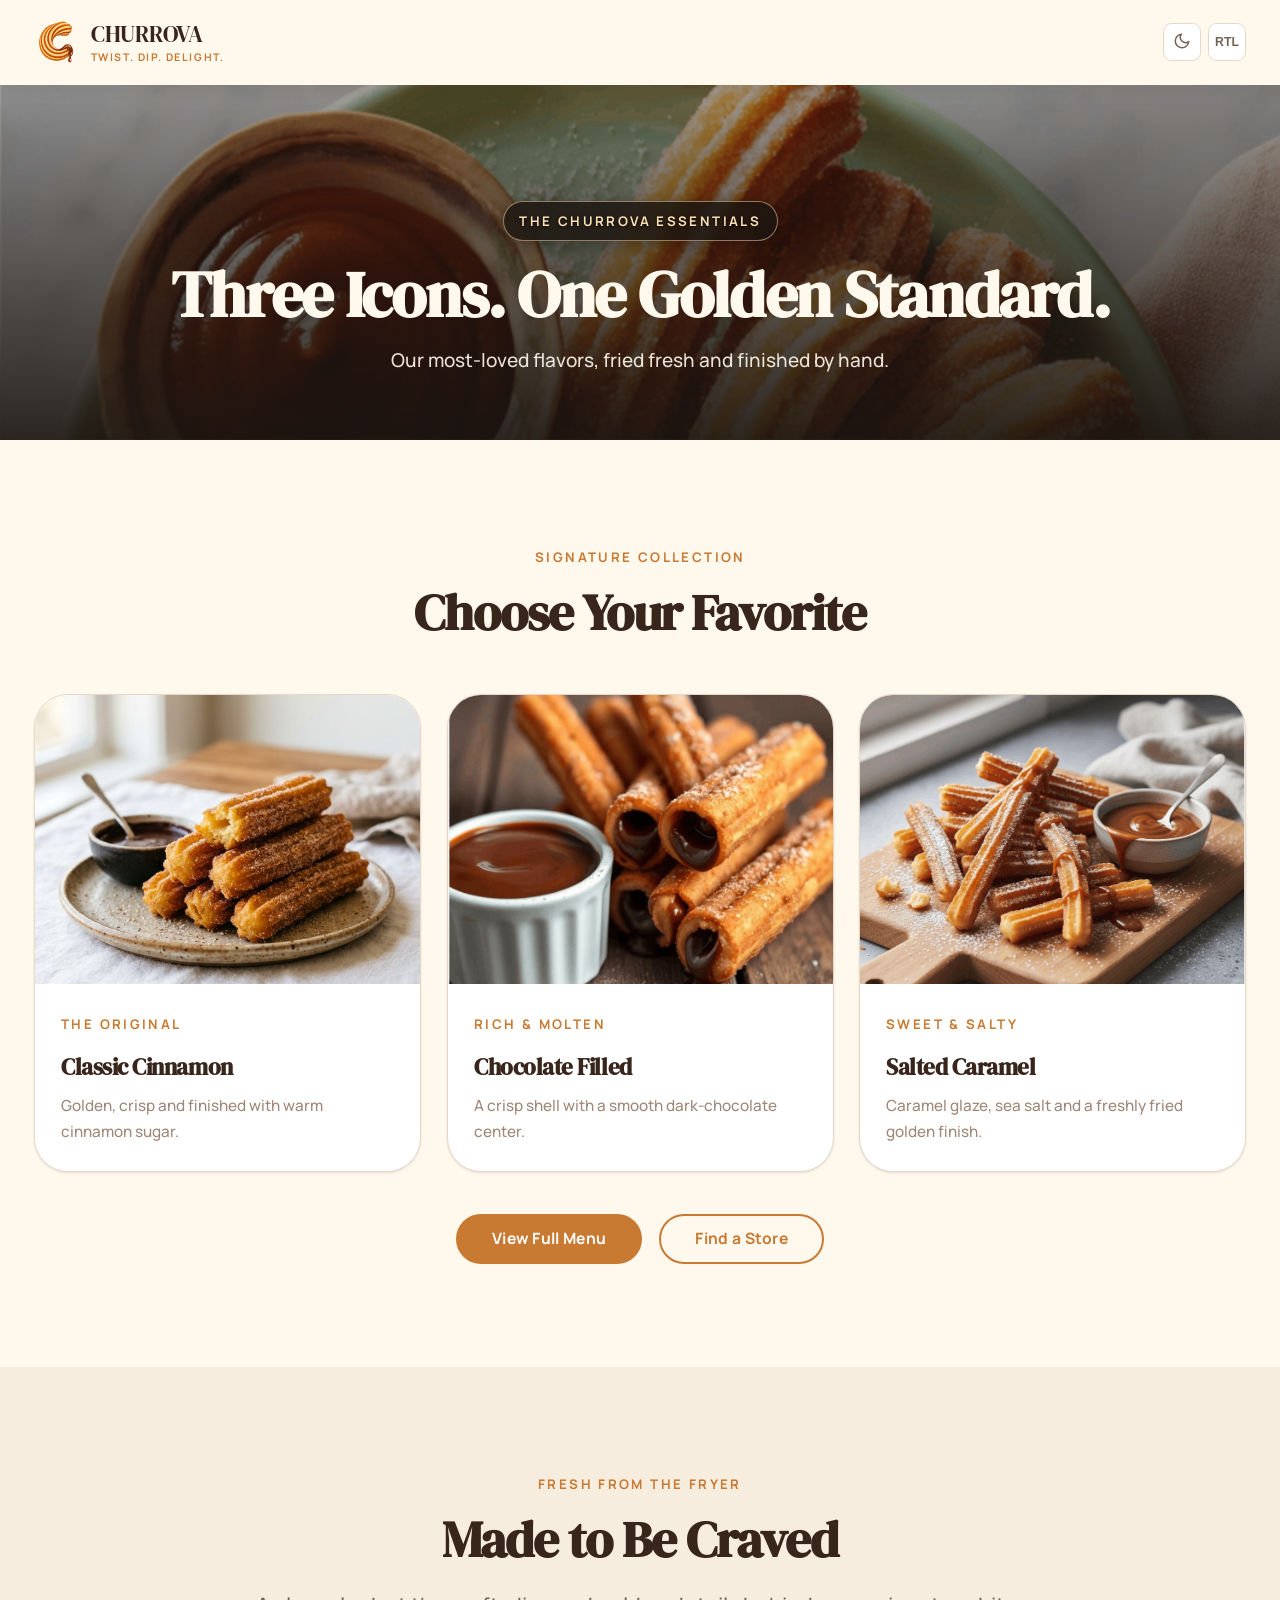
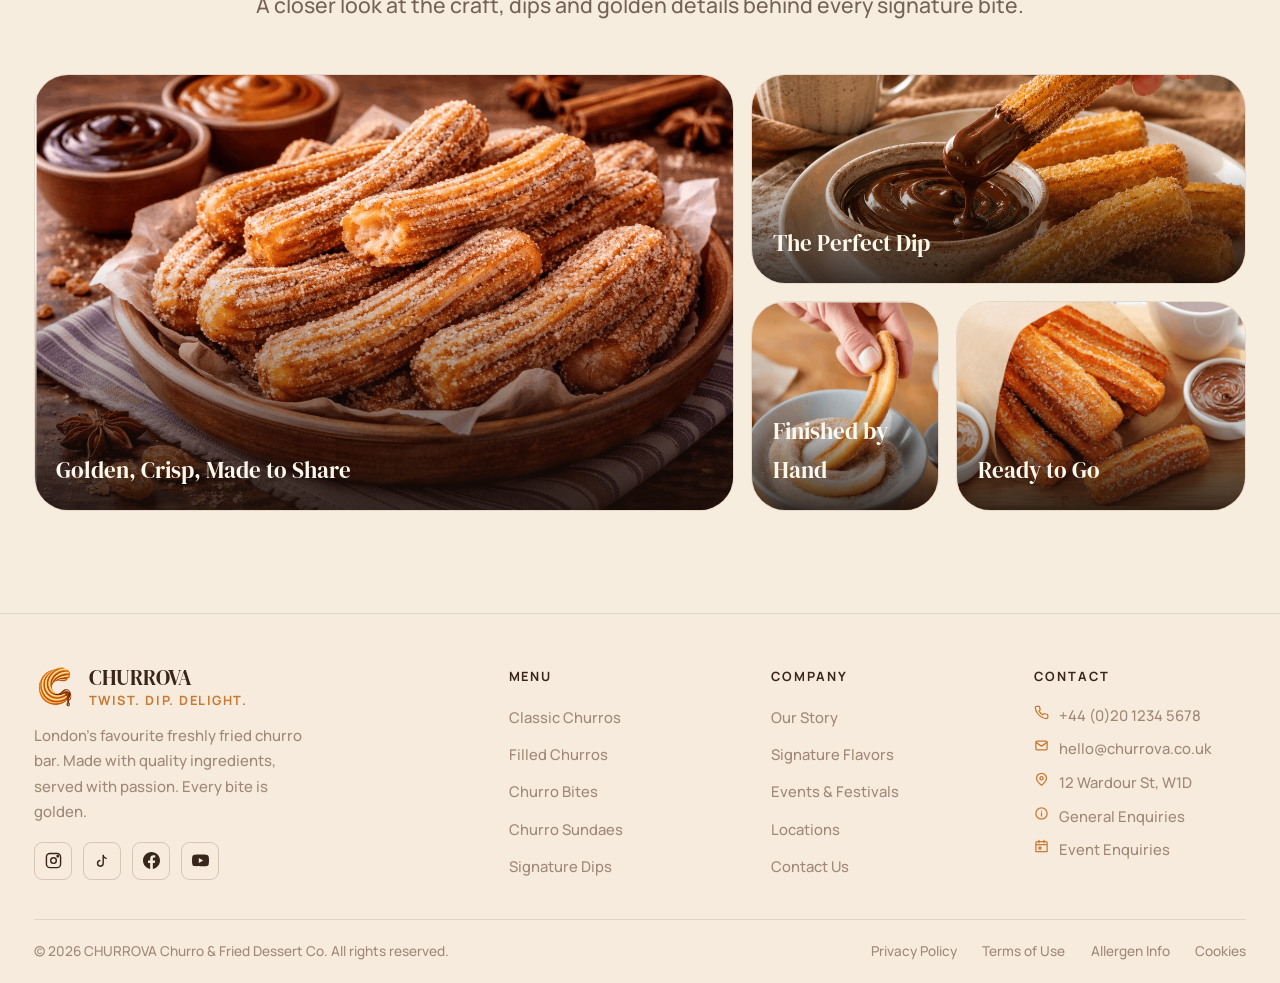
<file: signature-flavors.html>
<!DOCTYPE html>
<html lang="en" data-theme="light" dir="ltr">

<head>
  <meta charset="UTF-8">
  <meta name="viewport" content="width=device-width, initial-scale=1.0">
  <meta name="description" content="Discover CHURROVA's three signature churro flavors.">
  <title>Signature Flavors – CHURROVA</title>
  <link rel="icon" type="image/png" href="assets/images/common/light-logo.png">
  <link rel="preconnect" href="https://fonts.googleapis.com">
  <link rel="preconnect" href="https://fonts.gstatic.com" crossorigin>
  <link rel="stylesheet" href="css/main.css">
  <link rel="stylesheet" href="css/header.css">
  <link rel="stylesheet" href="css/buttons.css">
  <link rel="stylesheet" href="css/editorial.css">
  <link rel="stylesheet" href="css/footer.css">
  <link rel="stylesheet" href="css/desktop.css">
  <link rel="stylesheet" href="css/tablet.css">
  <link rel="stylesheet" href="css/mobile.css">
  <link rel="stylesheet" href="css/rtl.css">
  <style>
    .signature-hero {
      min-height: 440px;
    }

    .signature-grid {
      display: grid;
      grid-template-columns: repeat(3, minmax(0, 1fr));
      gap: 1.5rem;
    }

    .signature-card {
      overflow: hidden;
      background: var(--card-bg);
      border: 1px solid var(--border-color);
      border-radius: var(--radius-xl);
      box-shadow: var(--shadow-sm);
      transition: transform var(--transition), box-shadow var(--transition);
    }

    .signature-card:hover {
      transform: translateY(-5px);
      box-shadow: var(--shadow-lg);
    }

    .signature-card img {
      width: 100%;
      aspect-ratio: 4/3;
      object-fit: cover;
    }

    .signature-card-body {
      padding: 1.5rem;
    }

    .signature-card-body h2 {
      font-size: 1.35rem;
      margin: .35rem 0 .65rem;
    }

    .signature-card-body p {
      font-size: .9rem;
      color: var(--text-muted);
      margin: 0;
    }

    @media(max-width:767px) {
      .signature-grid {
        grid-template-columns: 1fr
      }

      .signature-hero {
        min-height: 380px
      }
    }

    .signature-minimal-header .header-inner {
      grid-template-columns: minmax(0, 1fr) auto;
    }

    .signature-minimal-header .header-actions {
      justify-self: end;
    }

    /* The minimal header keeps both accessibility controls at every breakpoint. */
    .signature-minimal-header .header-actions > .icon-btn {
      display: inline-flex !important;
    }

    @media (max-width: 480px) {
      .signature-minimal-header .header-actions {
        gap: 0.35rem;
      }

      .signature-minimal-header .header-actions > .icon-btn {
        width: 34px;
        height: 34px;
      }
    }

    .signature-collage {
      display: grid;
      grid-template-columns: repeat(12, minmax(0, 1fr));
      grid-auto-rows: 210px;
      gap: 1rem;
    }

    .signature-collage-item {
      position: relative;
      margin: 0;
      overflow: hidden;
      border: 1px solid var(--border-color);
      border-radius: var(--radius-xl);
      background: var(--card-bg);
      isolation: isolate;
    }

    .signature-collage-item:first-child {
      grid-column: span 7;
      grid-row: span 2;
    }

    .signature-collage-item:nth-child(2) {
      grid-column: span 5;
    }

    .signature-collage-item:nth-child(3) {
      grid-column: 8 / 10;
    }

    .signature-collage-item:nth-child(4) {
      grid-column: 10 / 13;
    }

    .signature-collage-item img {
      width: 100%;
      height: 100%;
      object-fit: cover;
      transition: transform .5s ease;
    }

    .signature-collage-item:hover img {
      transform: scale(1.05);
    }

    .signature-collage-item::after {
      content: '';
      position: absolute;
      inset: 0;
      z-index: 1;
      background: linear-gradient(to top, rgba(24, 14, 9, .82), transparent 58%);
    }

    .signature-collage-caption {
      position: absolute;
      right: 1.25rem;
      bottom: 1.15rem;
      left: 1.25rem;
      z-index: 2;
      color: var(--cream);
      font-family: var(--font-display);
      font-size: clamp(1rem, 2vw, 1.35rem);
    }

    @media(max-width:900px) {
      .signature-collage {
        grid-template-columns: repeat(2, minmax(0, 1fr));
        grid-auto-rows: 230px;
      }

      .signature-collage-item:first-child,
      .signature-collage-item:nth-child(2),
      .signature-collage-item:nth-child(3),
      .signature-collage-item:nth-child(4) {
        grid-column: auto;
        grid-row: auto;
      }
    }

    @media(max-width:600px) {
      .signature-collage {
        grid-template-columns: 1fr;
        grid-auto-rows: 220px;
      }
    }
  </style>
</head>

<body>
  <header class="site-header signature-minimal-header" role="banner">
    <div class="container header-inner">
      <a href="index.html" class="site-logo" aria-label="CHURROVA home">
        <div class="logo-icon"></div>
        <div class="logo-text"><span class="brand-name">CHURROVA</span><span class="brand-sub">Twist. Dip.
            Delight.</span></div>
      </a>
      <div class="header-actions">
        <button class="icon-btn" data-action="toggle-theme" aria-label="Toggle dark/light mode"><span
            data-theme-icon></span></button>
        <button class="icon-btn" data-action="toggle-rtl" aria-label="Toggle RTL"><span data-rtl-label
            style="font-size:.72rem;font-weight:700;">RTL</span></button>
      </div>
    </div>
  </header>

  <main>
    <section class="page-hero signature-hero" aria-labelledby="signature-title">
      <div class="page-hero-bg"><img src="assets/images/pages/page-caramel-plate.png"
          alt="CHURROVA signature churros served with artisan dips"></div>
      <div class="page-hero-overlay"></div>
      <div class="container page-hero-content">
        <span class="section-label">The CHURROVA Essentials</span>
        <h1 id="signature-title" class="page-hero-title">Three Icons. One Golden Standard.</h1>
        <p class="page-hero-lead">Our most-loved flavors, fried fresh and finished by hand.</p>
      </div>
    </section>

    <section class="section-py" aria-labelledby="collection-title">
      <div class="container">
        <div class="text-center" style="max-width:680px;margin:0 auto 3rem;">
          <span class="section-label">Signature Collection</span>
          <h2 id="collection-title">Choose Your Favorite</h2>
        </div>
        <div class="signature-grid">
          <article class="signature-card reveal">
            <img src="assets/images/menu/classic-churro.jpg" alt="Classic cinnamon sugar churros" loading="lazy">
            <div class="signature-card-body"><span class="section-label">The Original</span>
              <h2>Classic Cinnamon</h2>
              <p>Golden, crisp and finished with warm cinnamon sugar.</p>
            </div>
          </article>
          <article class="signature-card reveal delay-1">
            <img src="assets/images/pages/page-chocolate-filled.png" alt="Chocolate filled churros" loading="lazy">
            <div class="signature-card-body"><span class="section-label">Rich &amp; Molten</span>
              <h2>Chocolate Filled</h2>
              <p>A crisp shell with a smooth dark-chocolate center.</p>
            </div>
          </article>
          <article class="signature-card reveal delay-2">
            <img src="assets/images/pages/page-caramel-drizzle.png" alt="Salted caramel churros" loading="lazy">
            <div class="signature-card-body"><span class="section-label">Sweet &amp; Salty</span>
              <h2>Salted Caramel</h2>
              <p>Caramel glaze, sea salt and a freshly fried golden finish.</p>
            </div>
          </article>
        </div>
        <div class="btn-group" style="justify-content:center;margin-top:2.5rem;"><a href="menu.html"
            class="btn btn-primary">View Full Menu</a><a href="locations.html" class="btn btn-secondary">Find a
            Store</a></div>
      </div>
    </section>

    <section class="section-py bg-surface" aria-labelledby="collage-title">
      <div class="container">
        <div style="text-align:center;margin-bottom:3rem;">
          <span class="section-label">Fresh From the Fryer</span>
          <h2 id="collage-title" class="section-title reveal">Made to Be Craved</h2>
          <p class="lead reveal delay-1" style="margin:0 auto;">A closer look at the craft, dips and golden details behind every signature bite.</p>
        </div>
        <div class="signature-collage">
          <figure class="signature-collage-item reveal">
            <img src="assets/images/pages/page-sharing-bowl.png" alt="A bowl filled with freshly fried cinnamon churros" loading="lazy">
            <figcaption class="signature-collage-caption">Golden, Crisp, Made to Share</figcaption>
          </figure>
          <figure class="signature-collage-item reveal delay-1">
            <img src="assets/images/pages/page-chocolate-dip.png" alt="Churros served with a rich chocolate dipping sauce" loading="lazy">
            <figcaption class="signature-collage-caption">The Perfect Dip</figcaption>
          </figure>
          <figure class="signature-collage-item reveal delay-2">
            <img src="assets/images/pages/page-sugar-craft.png" alt="Fresh churros finished by hand with cinnamon sugar" loading="lazy">
            <figcaption class="signature-collage-caption">Finished by Hand</figcaption>
          </figure>
          <figure class="signature-collage-item reveal delay-3">
            <img src="assets/images/pages/page-takeaway-cone.png" alt="Churros presented in a takeaway cone" loading="lazy">
            <figcaption class="signature-collage-caption">Ready to Go</figcaption>
          </figure>
        </div>
      </div>
    </section>
  </main>

  <footer class="site-footer" role="contentinfo">
    <div class="container">
      <div class="footer-grid">
        <div class="footer-brand"><a href="index.html" class="footer-logo">
            <div class="footer-logo-icon"></div>
            <div>
              <div class="footer-brand-name">CHURROVA</div><span class="footer-tagline">Twist. Dip. Delight.</span>
            </div>
          </a>
          <p>Freshly fried artisan churros and signature dipping sauces.</p>
          <div class="footer-social"><a href="#" class="social-btn" aria-label="Instagram"><svg viewBox="0 0 24 24"
                fill="none" stroke="currentColor" stroke-width="2">
                <rect x="2" y="2" width="20" height="20" rx="5" />
                <circle cx="12" cy="12" r="4" />
                <circle cx="18" cy="6" r="1" fill="currentColor" />
              </svg></a><a href="#" class="social-btn" aria-label="TikTok"><svg viewBox="0 0 24 24" fill="none"
                stroke="currentColor" stroke-width="2">
                <path d="M9 12a4 4 0 1 0 4 4V4a5 5 0 0 0 5 5" />
              </svg></a></div>
        </div>
        <div>
          <div class="footer-col-title">Menu</div>
          <ul class="footer-links">
            <li><a href="menu.html">Classic Churros</a></li>
            <li><a href="menu.html">Filled Churros</a></li>
            <li><a href="menu.html">Signature Dips</a></li>
          </ul>
        </div>
        <div>
          <div class="footer-col-title">Company</div>
          <ul class="footer-links">
            <li><a href="about.html">Our Story</a></li>
            <li><a href="events.html">Events</a></li>
            <li><a href="locations.html">Locations</a></li>
            <li><a href="contact.html">Contact</a></li>
          </ul>
        </div>
        <div>
          <div class="footer-col-title">Opening Hours</div>
          <div class="hours-list">
            <div class="hours-item"><span class="day">Mon–Fri</span><span>11am–10pm</span></div>
            <div class="hours-item"><span class="day">Sat</span><span>10am–11pm</span></div>
            <div class="hours-item"><span class="day">Sun</span><span>10am–9pm</span></div>
          </div>
        </div>
      </div>
      <div class="footer-bottom">
        <p class="footer-copyright">&copy; 2026 CHURROVA. All rights reserved.</p>
        <nav class="footer-legal"><a href="#">Privacy</a><a href="#">Terms</a><a href="#">Allergens</a></nav>
      </div>
    </div>
  </footer>
  <script src="js/main.js"></script>
</body>

</html>
</file>
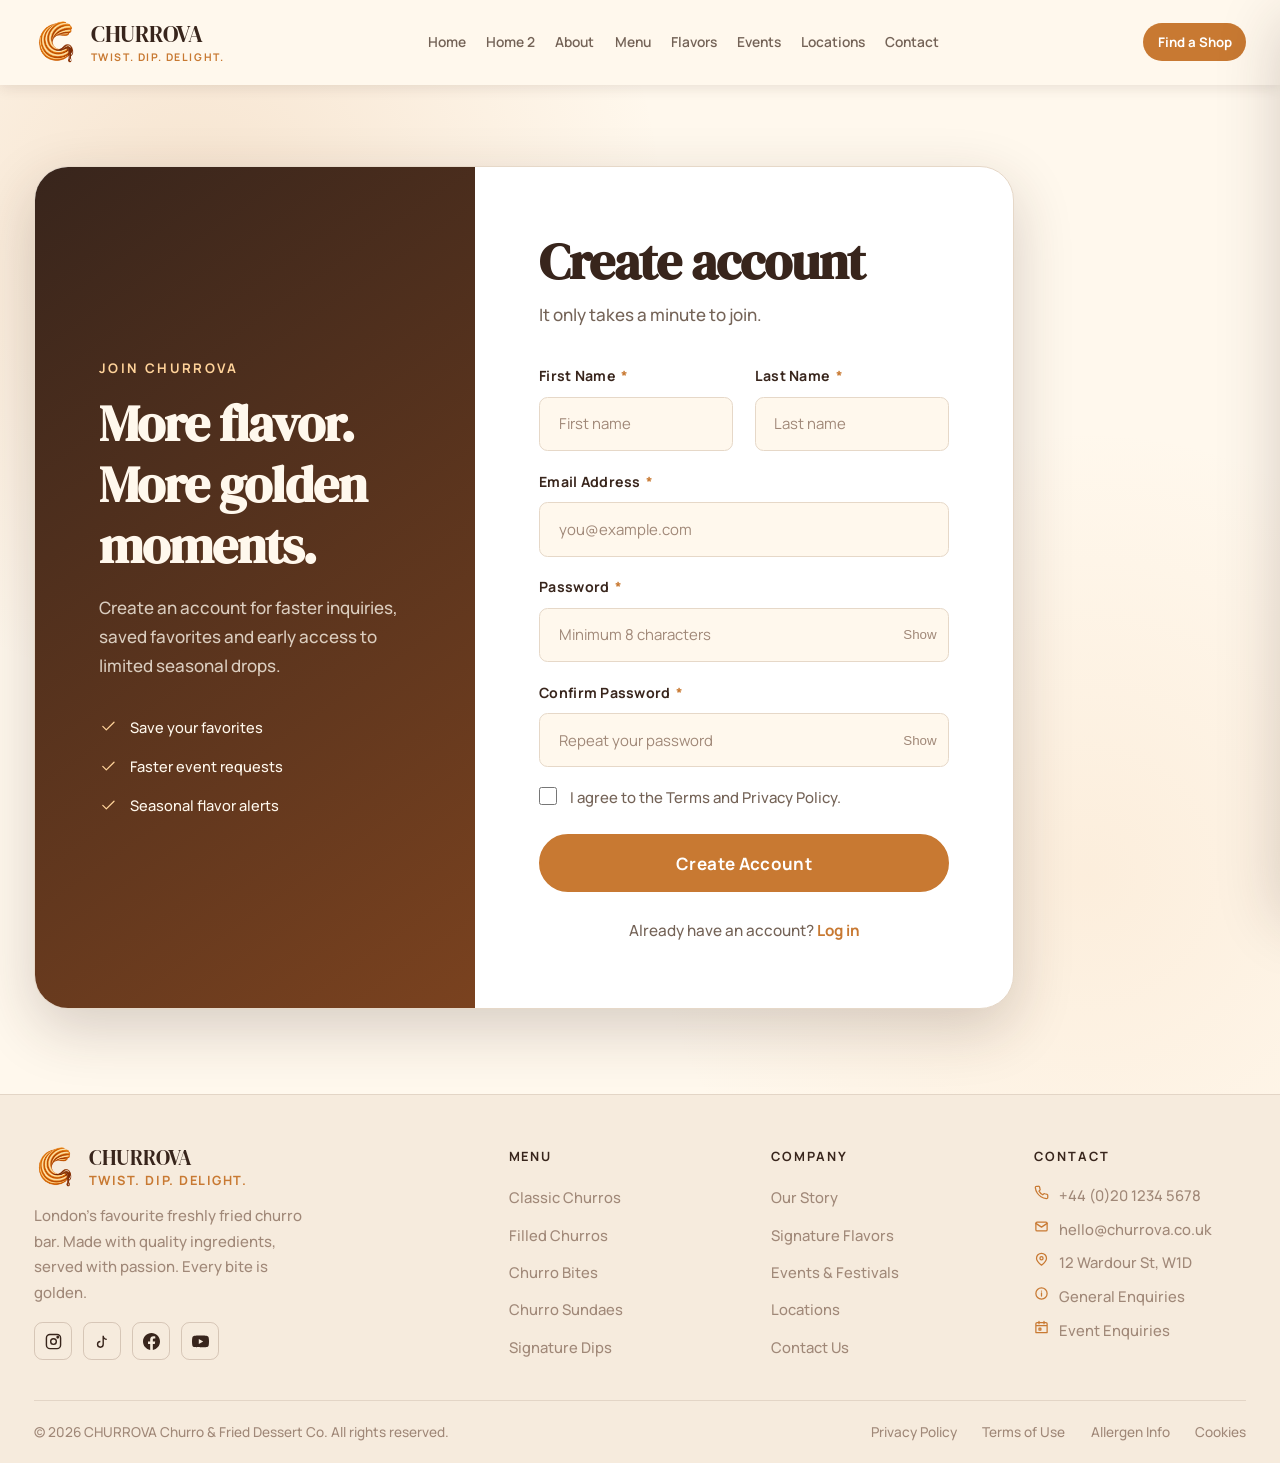
<file: signup.html>
<!DOCTYPE html>
<html lang="en" data-theme="light" dir="ltr">
<head>
  <meta charset="UTF-8"><meta name="viewport" content="width=device-width, initial-scale=1.0">
  <meta name="description" content="Create your CHURROVA account."><title>Sign Up | CHURROVA</title>
  <link rel="icon" type="image/svg+xml" href="data:image/svg+xml,<svg xmlns='http://www.w3.org/2000/svg' viewBox='0 0 100 100'><text y='.9em' font-size='90'>🌀</text></svg>">
  <link rel="stylesheet" href="css/main.css"><link rel="stylesheet" href="css/header.css"><link rel="stylesheet" href="css/buttons.css"><link rel="stylesheet" href="css/forms.css"><link rel="stylesheet" href="css/auth.css"><link rel="stylesheet" href="css/footer.css"><link rel="stylesheet" href="css/tablet.css"><link rel="stylesheet" href="css/mobile.css">
</head>
<body>
  <header class="site-header"><div class="container header-inner">
    <a href="index.html" class="site-logo" aria-label="CHURROVA Home"><div class="logo-icon"><svg viewBox="0 0 32 32"><path d="M16 4C9.37 4 4 9.37 4 16s5.37 12 12 12 12-5.37 12-12S22.63 4 16 4zm0 2c5.52 0 10 4.48 10 10S21.52 26 16 26 6 21.52 6 16 10.48 6 16 6z"/></svg></div><div class="logo-text"><span class="brand-name">CHURROVA</span><span class="brand-sub">Churro &amp; Fried Dessert Co.</span></div></a>
    <nav class="main-nav" aria-label="Main navigation"><ul class="nav-list"><li><a href="index.html">Home</a></li><li><a href="home2.html">Home 2</a></li><li><a href="about.html">About</a></li><li><a href="menu.html">Menu</a></li><li><a href="flavors.html">Flavors</a></li><li><a href="events.html">Events</a></li><li><a href="locations.html">Locations</a></li><li><a href="contact.html">Contact</a></li></ul></nav>
    <div class="header-actions"><a href="locations.html#store-locations" class="btn-header-cta">Find a Shop</a><button class="mobile-toggle" aria-label="Open menu"><span></span><span></span><span></span></button></div>
  </div></header>
  <div class="drawer-overlay"></div><nav class="mobile-drawer" aria-label="Mobile navigation"><div class="drawer-header"><a href="index.html" class="site-logo"><div class="logo-icon"><svg viewBox="0 0 32 32"><path d="M16 4C9.37 4 4 9.37 4 16s5.37 12 12 12 12-5.37 12-12S22.63 4 16 4zm0 2c5.52 0 10 4.48 10 10S21.52 26 16 26 6 21.52 6 16 10.48 6 16 6z"/></svg></div><div class="logo-text"><span class="brand-name">CHURROVA</span></div></a><button class="drawer-close" aria-label="Close menu">×</button></div><div class="drawer-nav"><a href="index.html">Home</a><a href="home2.html">Home 2</a><a href="about.html">About</a><a href="menu.html">Menu</a><a href="flavors.html">Flavors</a><a href="signature-flavors.html">Signature Flavors</a><a href="events.html">Events</a><a href="locations.html">Locations</a><a href="contact.html">Contact</a><a href="login.html">Log In</a></div><div class="drawer-cta" style="padding:1rem 1.5rem;"><a href="signature-flavors.html" class="btn btn-secondary" style="width:100%;justify-content:center;">Signature Flavors</a></div></nav>
  <main class="auth-page"><div class="container"><div class="auth-shell">
    <aside class="auth-aside"><span class="section-label" style="color:#FFD39A;">Join CHURROVA</span><h1>More flavor. More golden moments.</h1><p>Create an account for faster inquiries, saved favorites and early access to limited seasonal drops.</p><div class="auth-points"><div class="auth-point"><span>✓</span> Save your favorites</div><div class="auth-point"><span>✓</span> Faster event requests</div><div class="auth-point"><span>✓</span> Seasonal flavor alerts</div></div></aside>
    <section class="auth-card" aria-labelledby="signup-title"><h2 id="signup-title">Create account</h2><p class="auth-intro">It only takes a minute to join.</p>
      <form data-auth-form novalidate>
        <div class="form-row"><div class="form-group"><label class="form-label" for="first-name">First Name <span class="required">*</span></label><input class="form-control" id="first-name" autocomplete="given-name" required placeholder="First name"><div class="form-error">Enter your first name.</div></div><div class="form-group"><label class="form-label" for="last-name">Last Name <span class="required">*</span></label><input class="form-control" id="last-name" autocomplete="family-name" required placeholder="Last name"><div class="form-error">Enter your last name.</div></div></div>
        <div class="form-group"><label class="form-label" for="signup-email">Email Address <span class="required">*</span></label><input class="form-control" id="signup-email" type="email" autocomplete="email" required placeholder="you@example.com"><div class="form-error">Enter a valid email address.</div></div>
        <div class="form-group"><label class="form-label" for="signup-password">Password <span class="required">*</span></label><div class="password-field"><input class="form-control" id="signup-password" type="password" autocomplete="new-password" minlength="8" required placeholder="Minimum 8 characters"><button type="button" class="password-toggle" data-password-toggle="signup-password" aria-label="Show password">Show</button></div><div class="form-error">Enter at least 8 characters.</div></div>
        <div class="form-group"><label class="form-label" for="confirm-password">Confirm Password <span class="required">*</span></label><div class="password-field"><input class="form-control" id="confirm-password" type="password" autocomplete="new-password" minlength="8" required placeholder="Repeat your password"><button type="button" class="password-toggle" data-password-toggle="confirm-password" aria-label="Show password">Show</button></div><div class="form-error">Passwords must match.</div></div>
        <div class="auth-row"><label class="form-check"><input type="checkbox" required><span class="form-check-label">I agree to the Terms and Privacy Policy.</span></label></div>
        <button class="btn btn-primary btn-lg" style="width:100%;justify-content:center;" type="submit">Create Account</button><div class="auth-message success" role="status">Account form validated successfully.</div>
      </form><p class="auth-switch">Already have an account? <a href="login.html">Log in</a></p>
    </section>
  </div></div></main>
  <script src="js/main.js"></script><script src="js/auth.js"></script>
</body></html>
</file>
<file: css/main.css>
/* ============================================================
   CHURROVA — Main CSS Design System
   Twist. Dip. Delight.
   ============================================================ */

@import url('https://fonts.googleapis.com/css2?family=DM+Serif+Display:ital@0;1&family=Manrope:wght@300;400;500;600;700;800&display=swap');

/* ── Design Tokens ────────────────────────────────────────── */
:root {
  --caramel: #C87932;
  --caramel-dark: #9E5724;
  --cream: #FFF8ED;
  --cocoa: #38251C;
  --sand: #F0E0CC;
  --white: #FFFFFF;
  --body-text: #746357;
  --border: #E6D8C8;
  --surface: #F7EDDF;

  --dk-bg: #1B1511;
  --dk-bg2: #261D17;
  --dk-card: #30241D;
  --dk-border: #4A382B;
  --dk-heading: #FFF8ED;
  --dk-body: #D6C6B7;
  --dk-accent: #E6A461;

  --bg: var(--cream);
  --bg2: var(--surface);
  --card-bg: var(--white);
  --text-heading: var(--cocoa);
  --text-body: var(--body-text);
  --text-muted: #A08878;
  --border-color: var(--border);
  --accent: var(--caramel);
  --accent-hover: var(--caramel-dark);

  --font-display: 'DM Serif Display', Georgia, serif;
  --font-body: 'Manrope', system-ui, sans-serif;

  --section-py: clamp(4rem, 8vw, 7rem);
  --container-px: clamp(1.25rem, 5vw, 2rem);

  --transition: 0.28s cubic-bezier(0.4, 0, 0.2, 1);
  --transition-fast: 0.18s ease;

  --shadow-sm: 0 1px 3px rgba(56, 37, 28, .08), 0 1px 2px rgba(56, 37, 28, .06);
  --shadow-md: 0 4px 16px rgba(56, 37, 28, .12), 0 2px 6px rgba(56, 37, 28, .08);
  --shadow-lg: 0 8px 32px rgba(56, 37, 28, .16), 0 4px 12px rgba(56, 37, 28, .1);
  --shadow-xl: 0 20px 60px rgba(56, 37, 28, .2);

  --radius-sm: 0.5rem;
  --radius-md: 1rem;
  --radius-lg: 1.5rem;
  --radius-xl: 2rem;
  --radius-pill: 999px;
}

[data-theme="dark"] {
  --bg: var(--dk-bg);
  --bg2: var(--dk-bg2);
  --card-bg: var(--dk-card);
  --text-heading: var(--dk-heading);
  --text-body: var(--dk-body);
  --text-muted: #9A8070;
  --border-color: var(--dk-border);
  --accent: var(--dk-accent);
  --accent-hover: #C87932;
  --shadow-sm: 0 1px 3px rgba(0, 0, 0, .3);
  --shadow-md: 0 4px 16px rgba(0, 0, 0, .4);
  --shadow-lg: 0 8px 32px rgba(0, 0, 0, .5);
}

*,
*::before,
*::after {
  box-sizing: border-box;
  margin: 0;
  padding: 0;
}

html {
  scroll-behavior: smooth;
  -webkit-text-size-adjust: 100%;
  overflow-x: hidden;
  font-size: 106.25%;
}

@media (prefers-reduced-motion: reduce) {
  html {
    scroll-behavior: auto;
  }

  *,
  *::before,
  *::after {
    animation-duration: 0.01ms !important;
    transition-duration: 0.01ms !important;
  }
}

body {
  font-family: var(--font-body);
  font-size: 1rem;
  font-weight: 500;
  line-height: 1.7;
  color: var(--text-body);
  background-color: var(--bg);
  transition: background-color var(--transition), color var(--transition);
  overflow-x: hidden;
}

img {
  max-width: 100%;
  height: auto;
  display: block;
}

a {
  color: inherit;
  text-decoration: none;
}

ul {
  list-style: none;
}

h1,
h2,
h3,
h4,
h5,
h6 {
  font-family: var(--font-display);
  font-weight: 600;
  color: var(--text-heading);
  line-height: 1.2;
  letter-spacing: -0.02em;
}

h1 {
  font-size: clamp(2.4rem, 6vw, 5rem);
}

h2 {
  font-size: clamp(1.8rem, 4vw, 3.2rem);
}

h3 {
  font-size: clamp(1.35rem, 3vw, 2rem);
}

h4 {
  font-size: clamp(1.1rem, 2vw, 1.35rem);
}

p {
  max-width: 65ch;
  color: var(--text-body);
  font-weight: 500;
}

.lead {
  font-size: clamp(1.05rem, 2vw, 1.25rem);
  color: var(--text-body);
  max-width: 60ch;
}

.container {
  width: 100%;
  max-width: 1320px;
  margin: 0 auto;
  padding: 0 var(--container-px);
}

/* Lightweight responsive grid utilities used by legacy page sections. */
.row {
  display: grid;
  grid-template-columns: repeat(12, minmax(0, 1fr));
  gap: 1.5rem;
}

.row.g-3 {
  gap: 1rem;
}

.row.g-4 {
  gap: 1.5rem;
}

.row.g-5 {
  gap: 3rem;
}

.col-6 {
  grid-column: span 6;
}

.text-center {
  text-align: center;
}

@media (min-width: 576px) {
  .col-sm-6 {
    grid-column: span 6;
  }
}

@media (min-width: 768px) {
  .col-md-3 {
    grid-column: span 3;
  }

  .col-md-4 {
    grid-column: span 4;
  }
}

/* Large desktop columns must remain full-width until their 1024px breakpoint. */
@media (min-width: 768px) and (max-width: 1023px) {
  .row>[class*="col-lg-"] {
    grid-column: 1 / -1;
    min-width: 0;
  }
}

@media (min-width: 1024px) {
  .col-lg-4 {
    grid-column: span 4;
  }

  .col-lg-5 {
    grid-column: span 5;
  }

  .col-lg-6 {
    grid-column: span 6;
  }

  .col-lg-7 {
    grid-column: span 7;
  }

  .col-lg-8 {
    grid-column: span 8;
  }

  .order-lg-1 {
    order: 1;
  }

  .order-lg-2 {
    order: 2;
  }

  .row.align-items-center {
    align-items: stretch;
  }

  .row.align-items-center>[class*="col-"] {
    display: flex;
    flex-direction: column;
    justify-content: center;
  }

  .row.align-items-center>[class*="col-"]>div:has(> img:only-child) {
    height: 100%;
    min-height: 420px;
    aspect-ratio: auto !important;
  }
}

@media (max-width: 767px) {
  .row {
    grid-template-columns: minmax(0, 1fr);
  }

  .row>[class*="col-"] {
    grid-column: 1 / -1;
  }
}

.section-py {
  padding-top: var(--section-py);
  padding-bottom: var(--section-py);
}

.section-label {
  font-family: var(--font-body);
  font-size: 0.78rem;
  font-weight: 700;
  letter-spacing: 0.18em;
  text-transform: uppercase;
  color: var(--accent);
  margin-bottom: 0.75rem;
  display: block;
}

.ui-icon-wrap {
  display: inline-flex;
  align-items: center;
  justify-content: center;
  width: 1.15em;
  height: 1.15em;
  margin-inline: 0.08em;
  color: var(--accent);
  vertical-align: -0.18em;
}

.ui-icon {
  display: block;
  width: 100%;
  height: 100%;
}

.section-title {
  margin-bottom: 1rem;
}

.section-intro {
  max-width: 52ch;
  margin-bottom: 3rem;
}

.text-center {
  text-align: center;
}

.text-center .section-intro,
.text-center p {
  margin-left: auto;
  margin-right: auto;
}

/* ═══════════════════════════════════════════════════════════ */
/* ANIMATION ENGINE: BANNERS, SECTIONS & MICRO-INTERACTIONS    */
/* ═══════════════════════════════════════════════════════════ */

/* ── Keyframes ───────────────────────────────────────────── */
@keyframes heroFadeUp {
  0% {
    opacity: 0;
    transform: translateY(28px);
  }

  100% {
    opacity: 1;
    transform: translateY(0);
  }
}

@keyframes heroBadgeIn {
  0% {
    opacity: 0;
    transform: translateY(-14px) scale(0.95);
  }

  100% {
    opacity: 1;
    transform: translateY(0) scale(1);
  }
}

@keyframes heroTitleIn {
  0% {
    opacity: 0;
    transform: translateY(32px);
  }

  100% {
    opacity: 1;
    transform: translateY(0);
  }
}

@keyframes heroLeadIn {
  0% {
    opacity: 0;
    transform: translateY(22px);
  }

  100% {
    opacity: 1;
    transform: translateY(0);
  }
}

@keyframes heroBtnsIn {
  0% {
    opacity: 0;
    transform: translateY(18px);
  }

  100% {
    opacity: 1;
    transform: translateY(0);
  }
}

@keyframes heroKenBurns {
  0% {
    transform: scale(1.08);
  }

  100% {
    transform: scale(1);
  }
}

@keyframes heroSplitImgIn {
  0% {
    opacity: 0;
    transform: scale(0.93) translateY(24px);
  }

  100% {
    opacity: 1;
    transform: scale(1) translateY(0);
  }
}

@keyframes ambientGlow {

  0%,
  100% {
    opacity: 0.4;
    transform: scale(1);
  }

  50% {
    opacity: 0.75;
    transform: scale(1.05);
  }
}

@keyframes floatSoft {

  0%,
  100% {
    transform: translateY(0);
  }

  50% {
    transform: translateY(-5px);
  }
}

@keyframes pulsePill {

  0%,
  100% {
    transform: scale(1);
  }

  50% {
    transform: scale(1.03);
  }
}

/* ── Banner Entrance Animations ──────────────────────────── */
.hero,
.page-hero,
.hero-split {
  position: relative;
  overflow: hidden;
}

.hero-bg img,
.page-hero-bg img {
  animation: heroKenBurns 4s cubic-bezier(0.16, 1, 0.3, 1) forwards;
  will-change: transform;
}

.hero-eyebrow,
.page-hero-content .section-label,
.hero-split-text .section-label {
  animation: heroBadgeIn 0.75s cubic-bezier(0.16, 1, 0.3, 1) 0.1s both;
}

.hero-title,
.page-hero-title,
.hero-split-title {
  animation: heroTitleIn 0.85s cubic-bezier(0.16, 1, 0.3, 1) 0.22s both;
}

.hero-lead,
.page-hero-lead,
.hero-split-text .lead {
  animation: heroLeadIn 0.85s cubic-bezier(0.16, 1, 0.3, 1) 0.34s both;
}

.hero-btns,
.page-hero-content .btn,
.page-hero-content div:has(.btn),
.hero-split-text .btn-group {
  animation: heroBtnsIn 0.85s cubic-bezier(0.16, 1, 0.3, 1) 0.48s both;
}

.stat-row,
.hero .stat-row {
  animation: heroBtnsIn 0.85s cubic-bezier(0.16, 1, 0.3, 1) 0.6s both;
}

.hero-split-image img {
  animation: heroSplitImgIn 1s cubic-bezier(0.16, 1, 0.3, 1) 0.25s both;
  will-change: transform;
}

/* ── CTA Banner Animations ───────────────────────────────── */
.cta-banner,
.cta-gradient,
.final-cta {
  position: relative;
  overflow: hidden;
  transition: transform 0.5s cubic-bezier(0.16, 1, 0.3, 1), box-shadow 0.5s ease;
}

.cta-banner:hover,
.cta-gradient:hover,
.final-cta:hover {
  transform: translateY(-3px);
  box-shadow: 0 16px 36px rgba(45, 30, 20, 0.16);
}

.cta-banner-content,
.cta-gradient .container,
.final-cta .container {
  position: relative;
  z-index: 2;
}

/* ── Scroll Reveal System ────────────────────────────────── */
.reveal,
.reveal-up {
  opacity: 0;
  transform: translateY(32px);
  transition: opacity 0.75s cubic-bezier(0.16, 1, 0.3, 1),
    transform 0.75s cubic-bezier(0.16, 1, 0.3, 1);
  will-change: opacity, transform;
}

.reveal.visible,
.reveal-up.visible {
  opacity: 1;
  transform: translateY(0);
}

.reveal-left {
  opacity: 0;
  transform: translateX(-40px);
  transition: opacity 0.75s cubic-bezier(0.16, 1, 0.3, 1),
    transform 0.75s cubic-bezier(0.16, 1, 0.3, 1);
  will-change: opacity, transform;
}

.reveal-left.visible {
  opacity: 1;
  transform: translateX(0);
}

.reveal-right {
  opacity: 0;
  transform: translateX(40px);
  transition: opacity 0.75s cubic-bezier(0.16, 1, 0.3, 1),
    transform 0.75s cubic-bezier(0.16, 1, 0.3, 1);
  will-change: opacity, transform;
}

.reveal-right.visible {
  opacity: 1;
  transform: translateX(0);
}

.reveal-scale {
  opacity: 0;
  transform: scale(0.92);
  transition: opacity 0.75s cubic-bezier(0.16, 1, 0.3, 1),
    transform 0.75s cubic-bezier(0.16, 1, 0.3, 1);
  will-change: opacity, transform;
}

.reveal-scale.visible {
  opacity: 1;
  transform: scale(1);
}

.reveal-pop {
  opacity: 0;
  transform: translateY(20px) scale(0.94);
  transition: opacity 0.7s cubic-bezier(0.34, 1.56, 0.64, 1),
    transform 0.7s cubic-bezier(0.34, 1.56, 0.64, 1);
  will-change: opacity, transform;
}

.reveal-pop.visible {
  opacity: 1;
  transform: translateY(0) scale(1);
}

/* Stagger Delays */
.delay-1 {
  transition-delay: 0.08s !important;
}

.delay-2 {
  transition-delay: 0.16s !important;
}

.delay-3 {
  transition-delay: 0.24s !important;
}

.delay-4 {
  transition-delay: 0.32s !important;
}

.delay-5 {
  transition-delay: 0.40s !important;
}

.delay-6 {
  transition-delay: 0.48s !important;
}

.delay-7 {
  transition-delay: 0.56s !important;
}

.delay-8 {
  transition-delay: 0.64s !important;
}

/* ── Section & Card Micro-Interactions ────────────────────── */
.section-label {
  display: inline-flex;
  align-items: center;
  gap: 0.35rem;
  transition: transform 0.3s ease;
}

.section-label:hover {
  transform: scale(1.03);
}

/* Smooth Interactive Cards Hover */
.menu-card,
.flavor-card,
.event-type-card,
.package-card,
.location-card,
.testimonial-card,
.value-card,
.team-card,
.prep-step,
.event-stat-card,
.mood-card,
.filled-card,
.booking-step {
  transition: transform 0.35s cubic-bezier(0.16, 1, 0.3, 1),
    box-shadow 0.35s ease,
    border-color 0.35s ease,
    opacity 0.75s cubic-bezier(0.16, 1, 0.3, 1);
}

.menu-card:hover,
.flavor-card:hover,
.package-card:hover,
.location-card:hover,
.testimonial-card:hover,
.value-card:hover,
.team-card:hover,
.event-stat-card:hover,
.mood-card:hover,
.filled-card:hover {
  transform: translateY(-5px);
  box-shadow: var(--shadow-lg);
}

/* Step Circle Pulse */
.step-circle {
  transition: transform 0.35s cubic-bezier(0.16, 1, 0.3, 1),
    background 0.35s ease,
    box-shadow 0.35s ease;
}

.booking-step:hover .step-circle {
  transform: scale(1.12);
  box-shadow: 0 4px 14px rgba(200, 121, 50, 0.35);
}

/* Reduced Motion Mode */
@media (prefers-reduced-motion: reduce) {

  *,
  ::before,
  ::after {
    animation-duration: 0.001ms !important;
    animation-iteration-count: 1 !important;
    transition-duration: 0.001ms !important;
  }

  .reveal,
  .reveal-up,
  .reveal-left,
  .reveal-right,
  .reveal-scale,
  .reveal-pop {
    opacity: 1 !important;
    transform: none !important;
    transition: none !important;
  }
}

/* Backgrounds */
.bg-cream {
  background-color: var(--bg);
}

.bg-surface {
  background-color: var(--bg2);
}

.bg-card {
  background-color: var(--card-bg);
}

.bg-caramel {
  background-color: var(--caramel);
}

.bg-cocoa {
  background-color: var(--cocoa);
}

/* Divider */
.divider {
  width: 3rem;
  height: 3px;
  background: var(--accent);
  border-radius: var(--radius-pill);
  display: inline-block;
  margin-bottom: 1.5rem;
}

/* Badge */
.badge-caramel {
  display: inline-flex;
  align-items: center;
  gap: 0.4rem;
  background: rgba(200, 121, 50, .12);
  color: var(--accent);
  border: 1px solid rgba(200, 121, 50, .25);
  font-size: 0.75rem;
  font-weight: 700;
  letter-spacing: 0.1em;
  text-transform: uppercase;
  min-height: 26px;
  padding: 0.3rem 0.85rem;
  border-radius: var(--radius-pill);
  line-height: 1;
  width: fit-content;
  max-width: 100%;
  align-self: flex-start;
}

.badge-new {
  display: inline-flex;
  align-items: center;
  background: var(--caramel);
  color: var(--white);
  font-size: 0.72rem;
  font-weight: 700;
  letter-spacing: 0.08em;
  text-transform: uppercase;
  min-height: 26px;
  padding: 0.3rem 0.85rem;
  border-radius: var(--radius-pill);
  line-height: 1;
  width: fit-content;
  max-width: 100%;
  align-self: flex-start;
}

.stars {
  color: var(--caramel);
  font-size: 0.85rem;
}

.flavor-tag {
  display: inline-flex;
  align-items: center;
  gap: 0.5rem;
  background: rgba(255, 248, 237, .92);
  backdrop-filter: blur(8px);
  border: 1px solid var(--border);
  border-radius: var(--radius-pill);
  padding: 0.5rem 1.1rem;
  font-size: 0.82rem;
  font-weight: 600;
  color: var(--cocoa);
  box-shadow: var(--shadow-md);
}

[data-theme="dark"] .flavor-tag {
  background: rgba(30, 20, 14, .85);
  border-color: var(--dk-border);
  color: var(--dk-heading);
}

/* Fresh Strip */
#fresh-strip {
  background: var(--caramel);
  color: var(--white);
  font-size: 0.85rem;
  font-weight: 600;
  padding: 0.6rem 0;
  text-align: center;
  position: fixed;
  top: 0;
  left: 0;
  right: 0;
  z-index: 1001;
}

#fresh-strip .strip-inner {
  display: flex;
  align-items: center;
  justify-content: center;
  gap: 0.5rem;
  padding-left: 2.75rem;
  padding-right: 2.75rem;
}

#fresh-strip .strip-close {
  position: absolute;
  right: 1rem;
  top: 50%;
  transform: translateY(-50%);
  background: none;
  border: none;
  color: var(--white);
  cursor: pointer;
  font-size: 1.1rem;
  opacity: .75;
  transition: opacity var(--transition-fast);
}

#fresh-strip .strip-close:hover {
  opacity: 1;
}

body:has(#fresh-strip) {
  padding-top: var(--fresh-strip-height, 0px);
}

::-webkit-scrollbar {
  width: 6px;
  height: 6px;
}

::-webkit-scrollbar-track {
  background: var(--bg2);
}

::-webkit-scrollbar-thumb {
  background: var(--border-color);
  border-radius: 3px;
}

::-webkit-scrollbar-thumb:hover {
  background: var(--accent);
}

:focus-visible {
  outline: 2px solid var(--accent);
  outline-offset: 3px;
  border-radius: 3px;
}

::selection {
  background: rgba(200, 121, 50, .25);
  color: var(--text-heading);
}


/* ============================================================
   iPad Pro 1024x1366 & Tablet Responsive Grid Alignment:
   - 4-card sections: Align two by two (2x2)
   - 3-card sections: First 2 in row 1, 3rd centered with identical size
   ============================================================ */
@media (max-width: 1024px) and (min-width: 601px) {
  /* 4-card sections: Align two by two */
  .stat-row,
  .event-types-grid,
  .filled-grid,
  .builder-grid.guest-count-grid {
    grid-template-columns: repeat(2, minmax(0, 1fr)) !important;
  }

  .anatomy-grid > .col-md-3,
  .anatomy-grid > .col-6,
  .event-stat-grid > .col-md-3 {
    grid-column: span 6 !important;
  }

  /* 3-card sections: 2 equal columns */
  .preparation-grid,
  .testimonials-grid,
  .locations-preview-grid,
  .mood-grid,
  .sharing-tier,
  .packages-grid,
  .booking-steps,
  .location-grid,
  .signature-grid {
    grid-template-columns: repeat(2, minmax(0, 1fr)) !important;
  }

  .team-grid > .col-md-4,
  .contact-options-grid > .col-md-4 {
    grid-column: span 6 !important;
  }

  /* 3-card sections: 3rd (last) card centered without changing card size */
  .preparation-grid > :last-child:nth-child(odd),
  .testimonials-grid > :last-child:nth-child(odd),
  .packages-grid > :last-child:nth-child(odd),
  .location-grid > :last-child:nth-child(odd),
  .locations-preview-grid > :last-child:nth-child(odd),
  .sharing-tier > :last-child:nth-child(odd),
  .booking-steps > :last-child:nth-child(odd),
  .signature-grid > :last-child:nth-child(odd),
  .mood-grid > :last-child:nth-child(odd),
  .team-grid > :last-child:nth-child(odd),
  .contact-options-grid > :last-child:nth-child(odd) {
    grid-column: 1 / -1 !important;
    width: calc(50% - 0.75rem) !important;
    max-width: none !important;
    box-sizing: border-box !important;
    justify-self: center !important;
  }
}

@media (max-width: 600px) {

  .preparation-grid> :last-child:nth-child(odd),
  .dip-grid> :last-child:nth-child(odd),
  .mood-grid> :last-child:nth-child(odd),
  .booking-steps> :last-child:nth-child(odd),
  .builder-grid> :last-child:nth-child(odd),
  .finder-options> :last-child:nth-child(odd) {
    grid-column: 1 / -1;
    width: min(100%, 18rem);
    justify-self: center;
  }
}
</file>
<file: css/header.css>
/* ============================================================
   CHURROVA — Header & Navigation
   ============================================================ */

/* ── Site Header ─────────────────────────────────────────── */
.site-header {
  --site-header-block-padding: 1.2rem;
  position: fixed;
  top: var(--fresh-strip-height, 0px); left: 0; right: 0;
  z-index: 1000;
  transition: background var(--transition), box-shadow var(--transition), padding var(--transition);
  padding: var(--site-header-block-padding) 0;
  background: #FFF8ED;
  box-shadow: 0 2px 14px rgba(56, 37, 28, 0.12);
}

.site-header.scrolled {
  background: #FFF8ED;
  box-shadow: var(--shadow-md);
  padding: var(--site-header-block-padding) 0;
}

[data-theme="dark"] .site-header,
[data-theme="dark"] .site-header.scrolled {
  background: #1B1511;
}

.header-inner {
  display: grid;
  grid-template-columns: 1fr auto 1fr;
  align-items: center;
  gap: 1.5rem;
}

/* Logo */
.site-logo {
  display: flex;
  align-items: center;
  gap: 0.75rem;
  text-decoration: none;
  flex-shrink: 0;
}

.logo-icon {
  width: 44px; height: 44px;
  background: transparent;
  border-radius: 0;
  display: flex; align-items: center; justify-content: center;
  flex-shrink: 0;
  transition: transform var(--transition);
}

.site-logo:hover .logo-icon { transform: rotate(-5deg) scale(1.05); }

.logo-icon svg {
  width: 26px; height: 26px;
  fill: var(--white);
}

.theme-logo {
  width: 100%;
  height: 100%;
  object-fit: contain;
  display: block;
}

.theme-logo-dark { display: none; }
[data-theme="dark"] .theme-logo-light { display: none; }
[data-theme="dark"] .theme-logo-dark { display: block; }

.logo-text {
  display: flex;
  flex-direction: column;
  align-items: flex-start;
  justify-content: center;
  width: max-content;
  line-height: 1;
}
.logo-text .brand-name {
  font-family: var(--font-display);
  font-size: 1.35rem;
  color: var(--text-heading);
  display: block;
  letter-spacing: -0.01em;
}
.logo-text .brand-sub {
  font-family: var(--font-body);
  font-size: 0.62rem;
  font-weight: 700;
  letter-spacing: 0.15em;
  text-transform: uppercase;
  color: var(--caramel);
  display: block;
  margin-top: 0.35rem;
  align-self: flex-start;
  white-space: nowrap;
  line-height: 1;
}

/* Nav */
.main-nav {
  display: flex;
  align-items: center;
  justify-content: center;
}

.nav-list {
  display: flex;
  align-items: center;
  gap: 0.25rem;
  list-style: none;
  margin: 0; padding: 0;
}

.nav-list a {
  font-family: var(--font-body);
  font-size: 0.88rem;
  font-weight: 600;
  color: var(--text-body);
  padding: 0.45rem 0.85rem;
  border-radius: var(--radius-sm);
  transition: color var(--transition), background var(--transition);
  white-space: nowrap;
  position: relative;
}

.nav-list a::after {
  content: '';
  position: absolute;
  bottom: 2px; left: 0.85rem; right: 0.85rem;
  height: 2px;
  background: var(--accent);
  transform: scaleX(0);
  transform-origin: left;
  transition: transform var(--transition);
  border-radius: 1px;
}

.nav-list a:hover,
.nav-list a.active {
  color: var(--text-heading);
}

.nav-list a:hover::after,
.nav-list a.active::after { transform: scaleX(1); }

/* Dropdown */
.nav-item.has-dropdown { position: relative; }

.nav-dropdown {
  position: absolute;
  top: calc(100% + 0.5rem);
  left: 50%;
  transform: translateX(-50%) translateY(-8px);
  opacity: 0;
  pointer-events: none;
  transition: opacity var(--transition), transform var(--transition);
  background: var(--card-bg);
  border: 1px solid var(--border-color);
  border-radius: var(--radius-md);
  box-shadow: var(--shadow-lg);
  padding: 0.5rem;
  min-width: 200px;
  z-index: 50;
}

.nav-item.has-dropdown:hover .nav-dropdown,
.nav-item.has-dropdown:focus-within .nav-dropdown {
  opacity: 1;
  pointer-events: auto;
  transform: translateX(-50%) translateY(0);
}

.nav-dropdown a {
  display: block;
  padding: 0.55rem 1rem;
  font-size: 0.85rem;
  border-radius: var(--radius-sm);
  color: var(--text-body);
}
.nav-dropdown a:hover { background: var(--bg2); color: var(--accent); }
.nav-dropdown a::after { display: none; }

/* Header Actions */
.header-actions {
  display: flex;
  align-items: center;
  justify-content: flex-end;
  gap: 0.75rem;
}

/* Icon Buttons */
.icon-btn {
  width: 38px; height: 38px;
  border: 1px solid var(--border-color);
  background: var(--card-bg);
  border-radius: var(--radius-sm);
  display: flex; align-items: center; justify-content: center;
  cursor: pointer;
  transition: background var(--transition), border-color var(--transition), transform var(--transition-fast);
  color: var(--text-body);
  flex-shrink: 0;
}
.icon-btn:hover {
  background: var(--accent);
  border-color: var(--accent);
  color: var(--white);
  transform: translateY(-1px);
}
.icon-btn svg { width: 18px; height: 18px; }

/* CTA Button in Header */
.btn-header-cta {
  font-family: var(--font-body);
  font-size: 0.83rem;
  font-weight: 700;
  color: var(--white);
  background: var(--caramel);
  border: none;
  padding: 0.55rem 1.25rem;
  border-radius: var(--radius-pill);
  cursor: pointer;
  white-space: nowrap;
  transition: background var(--transition), transform var(--transition-fast), box-shadow var(--transition);
}
.btn-header-cta:hover {
  background: var(--caramel-dark);
  transform: translateY(-2px);
  box-shadow: 0 4px 16px rgba(200,121,50,.4);
  color: var(--white);
}

/* ── Mobile Menu Toggle ───────────────────────────────────── */
.mobile-toggle {
  display: none;
  flex-direction: column;
  gap: 5px;
  cursor: pointer;
  background: none;
  border: none;
  padding: 0.4rem;
  border-radius: var(--radius-sm);
}

.mobile-toggle span {
  display: block;
  width: 24px; height: 2px;
  background: var(--text-heading);
  border-radius: 2px;
  transition: transform var(--transition), opacity var(--transition);
  transform-origin: center;
}

.mobile-toggle.active span:nth-child(1) { transform: translateY(7px) rotate(45deg); }
.mobile-toggle.active span:nth-child(2) { opacity: 0; transform: scaleX(0); }
.mobile-toggle.active span:nth-child(3) { transform: translateY(-7px) rotate(-45deg); }

/* ── Mobile Drawer ────────────────────────────────────────── */
.mobile-drawer {
  position: fixed;
  top: 0; right: 0;
  width: min(340px, 90vw);
  height: 100vh;
  background: var(--card-bg);
  z-index: 1100;
  transform: translateX(100%);
  transition: transform var(--transition);
  overflow-y: auto;
  box-shadow: var(--shadow-xl);
  display: flex;
  flex-direction: column;
}

.mobile-drawer.open { transform: translateX(0); }

.drawer-overlay {
  position: fixed;
  inset: 0;
  background: rgba(0,0,0,.5);
  z-index: 1050;
  opacity: 0;
  pointer-events: none;
  transition: opacity var(--transition);
}
.drawer-overlay.active { opacity: 1; pointer-events: auto; }

.drawer-header {
  display: flex;
  align-items: center;
  justify-content: flex-end;
  padding: 1.25rem 1.5rem;
  border-bottom: 1px solid var(--border-color);
}

/* The persistent site header already carries the brand. Keep the responsive
   navigation drawer focused on navigation and controls. */
.drawer-header > .site-logo,
.drawer-header > .brand-name {
  display: none;
}

.drawer-close {
  background: none; border: none;
  font-size: 1.5rem; cursor: pointer;
  color: var(--text-body);
  width: 36px; height: 36px;
  display: flex; align-items: center; justify-content: center;
  border-radius: var(--radius-sm);
  transition: background var(--transition), color var(--transition);
}
.drawer-close:hover { background: var(--bg2); color: var(--accent); }

.drawer-nav {
  padding: 1rem 1.5rem;
  flex: 1;
}

.drawer-nav a {
  display: flex;
  align-items: center;
  gap: 0.75rem;
  padding: 0.85rem 0;
  font-size: 1rem;
  font-weight: 600;
  color: var(--text-body);
  border-bottom: 1px solid var(--border-color);
  transition: color var(--transition), padding-left var(--transition);
}
.drawer-nav a:hover,
.drawer-nav a.active {
  color: var(--accent);
  padding-left: 0.5rem;
}
.drawer-nav a:last-child { border-bottom: none; }

.drawer-controls {
  padding: 1.25rem 1.5rem;
  border-top: 1px solid var(--border-color);
  display: flex;
  align-items: center;
  gap: 0.75rem;
  flex-wrap: wrap;
}

.drawer-cta {
  padding: 1rem 1.5rem;
  border-top: 1px solid var(--border-color);
}

.drawer-cta .btn-primary {
  width: 100%;
  justify-content: center;
}

/* Intermediate desktop/laptop viewports: compact spacing for full 9-link nav */
@media (min-width: 1025px) and (max-width: 1340px) {
  .nav-list {
    gap: 0.15rem;
  }
  .nav-list a {
    font-size: 0.81rem;
    padding: 0.38rem 0.52rem;
  }
  .header-actions {
    gap: 0.4rem;
  }
  .btn-header-cta {
    padding: 0.45rem 0.85rem;
    font-size: 0.78rem;
  }
}
</file>
<file: css/buttons.css>
/* ============================================================
   CHURROVA — Buttons
   ============================================================ */

/* ── Base Button ──────────────────────────────────────────── */
.btn {
  display: inline-flex;
  align-items: center;
  justify-content: center;
  gap: 0.6rem;
  font-family: var(--font-body);
  font-weight: 700;
  font-size: 0.92rem;
  letter-spacing: 0.02em;
  line-height: 1;
  padding: 0.9rem 2rem;
  border-radius: var(--radius-pill);
  border: 2px solid transparent;
  cursor: pointer;
  text-decoration: none;
  transition:
    background var(--transition),
    color var(--transition),
    border-color var(--transition),
    box-shadow var(--transition),
    transform var(--transition-fast);
  white-space: nowrap;
  user-select: none;
}

.btn:focus-visible {
  outline: 2px solid var(--accent);
  outline-offset: 3px;
}

.btn:disabled {
  opacity: 0.55;
  cursor: not-allowed;
  pointer-events: none;
}

.btn svg {
  width: 18px; height: 18px;
  flex-shrink: 0;
  transition: transform var(--transition);
}

.btn:hover svg { transform: translateX(3px); }

/* ── Primary ─────────────────────────────────────────────── */
.btn-primary {
  background: var(--caramel);
  color: var(--white);
  border-color: var(--caramel);
}
.btn-primary:hover {
  background: var(--caramel-dark);
  border-color: var(--caramel-dark);
  color: var(--white);
  transform: translateY(-2px);
  box-shadow: 0 6px 24px rgba(200,121,50,.4);
}
.btn-primary:active {
  transform: translateY(0);
  box-shadow: none;
}

/* ── Secondary ───────────────────────────────────────────── */
.btn-secondary {
  background: transparent;
  color: var(--caramel);
  border-color: var(--caramel);
}
.btn-secondary:hover {
  background: var(--caramel);
  color: var(--white);
  transform: translateY(-2px);
  box-shadow: 0 6px 24px rgba(200,121,50,.3);
}
.btn-secondary:active { transform: translateY(0); }

/* ── Ghost ───────────────────────────────────────────────── */
.btn-ghost {
  background: rgba(255,255,255,.12);
  color: var(--white);
  border-color: rgba(255,255,255,.35);
  backdrop-filter: blur(8px);
}
.btn-ghost:hover {
  background: var(--white);
  color: var(--cocoa);
  border-color: var(--white);
  transform: translateY(-2px);
}

/* ── Dark ────────────────────────────────────────────────── */
.btn-dark {
  background: var(--cocoa);
  color: var(--white);
  border-color: var(--cocoa);
}
.btn-dark:hover {
  background: #2a1c14;
  color: var(--cream);
  transform: translateY(-2px);
  box-shadow: 0 6px 20px rgba(56,37,28,.4);
}

/* ── Sizes ───────────────────────────────────────────────── */
.btn-sm {
  font-size: 0.8rem;
  padding: 0.6rem 1.3rem;
}
.btn-sm svg { width: 15px; height: 15px; }

.btn-lg {
  font-size: 1rem;
  padding: 1.1rem 2.5rem;
}
.btn-lg svg { width: 20px; height: 20px; }

/* ── Icon Only ───────────────────────────────────────────── */
.btn-icon {
  width: 44px; height: 44px;
  padding: 0;
  border-radius: 50%;
}
.btn-icon.btn-sm { width: 36px; height: 36px; }
.btn-icon.btn-lg { width: 52px; height: 52px; }
.btn-icon svg { width: 20px; height: 20px; }
.btn-icon:hover svg { transform: none; }

/* ── Loading State ───────────────────────────────────────── */
.btn.loading {
  pointer-events: none;
  position: relative;
}
.btn.loading::after {
  content: '';
  width: 16px; height: 16px;
  border: 2px solid rgba(255,255,255,.4);
  border-top-color: currentColor;
  border-radius: 50%;
  animation: btn-spin 0.6s linear infinite;
  margin-left: 0.5rem;
}
@keyframes btn-spin { to { transform: rotate(360deg); } }

/* ── Text Link ───────────────────────────────────────────── */
.btn-link {
  background: none;
  border: none;
  color: var(--accent);
  padding: 0;
  font-weight: 600;
  font-size: 0.9rem;
  display: inline-flex;
  align-items: center;
  gap: 0.4rem;
  cursor: pointer;
  position: relative;
  text-decoration: none;
}
.btn-link::after {
  content: '';
  position: absolute;
  bottom: -2px; left: 0; right: 0;
  height: 1.5px;
  background: var(--accent);
  transform: scaleX(0);
  transform-origin: left;
  transition: transform var(--transition);
}
.btn-link:hover::after { transform: scaleX(1); }
.btn-link:hover svg { transform: translateX(4px); }

/* ── Group ───────────────────────────────────────────────── */
.btn-group {
  display: flex;
  align-items: center;
  gap: 1rem;
  flex-wrap: wrap;
}
</file>
<file: css/editorial.css>
/* ============================================================
   CHURROVA — Editorial Hero & Cinematic Sections
   ============================================================ */

/* ── Hero Base ────────────────────────────────────────────── */
:root {
  --home-hero-height: clamp(720px, 82svh, 900px);
  --home-header-offset: 85px;
}

.hero {
  position: relative;
  min-height: var(--home-hero-height);
  margin-top: var(--home-header-offset);
  display: flex;
  align-items: center;
  overflow: hidden;
}

.hero-bg {
  position: absolute;
  inset: 0;
  z-index: 0;
}

.hero-bg img {
  width: 100%; height: 100%;
  object-fit: cover;
  object-position: center;
}

/* Overlay */
.hero-overlay {
  position: absolute;
  inset: 0;
  background: linear-gradient(
    105deg,
    rgba(27,21,17,.78) 0%,
    rgba(27,21,17,.45) 55%,
    rgba(27,21,17,.1) 100%
  );
  z-index: 1;
}

.hero-overlay-right {
  background: linear-gradient(
    255deg,
    rgba(27,21,17,.78) 0%,
    rgba(27,21,17,.45) 55%,
    rgba(27,21,17,.1) 100%
  );
}

.hero-content {
  position: relative;
  z-index: 2;
  padding-top: 4rem;
  padding-bottom: 7rem;
}

/* Keep the tall desktop hero composition inside its own bounds. Without this,
   flex centering can lift the eyebrow behind the fixed navigation. */
@media (min-width: 1025px) {
  .hero-content {
    padding-top: 0.5rem;
    padding-bottom: 0.5rem;
  }
}

/* Hero Text */
.hero-eyebrow {
  display: inline-flex;
  align-items: center;
  gap: 0.6rem;
  background: rgba(200,121,50,.2);
  border: 1px solid rgba(200,121,50,.4);
  color: #F0C080;
  font-size: 0.75rem;
  font-weight: 700;
  letter-spacing: 0.15em;
  text-transform: uppercase;
  padding: 0.4rem 1rem;
  border-radius: var(--radius-pill);
  margin-bottom: 1.5rem;
  backdrop-filter: blur(4px);
}

.hero-title {
  font-size: clamp(2.8rem, 7vw, 5.5rem);
  line-height: 1.08;
  letter-spacing: -0.03em;
  color: var(--cream);
  margin-bottom: 1.25rem;
  max-width: 14ch;
}

.hero-title em {
  font-style: italic;
  color: #E6A461;
}

.hero-lead {
  font-size: clamp(1rem, 2.2vw, 1.2rem);
  color: rgba(255,248,237,.85);
  max-width: 50ch;
  margin-bottom: 2.5rem;
  line-height: 1.65;
}

.hero-btns {
  display: flex;
  align-items: center;
  gap: 1rem;
  flex-wrap: wrap;
}

/* Floating Label */
.hero-floating-label {
  position: absolute;
  bottom: 2.5rem;
  right: 5%;
  z-index: 3;
  animation: float 3.5s ease-in-out infinite;
}

@keyframes float {
  0%, 100% { transform: translateY(0px); }
  50%       { transform: translateY(-8px); }
}

/* Scroll Indicator */
.hero-scroll {
  position: absolute;
  bottom: 2rem;
  left: 50%;
  transform: translateX(-50%);
  z-index: 3;
  display: flex;
  flex-direction: column;
  align-items: center;
  gap: 0.4rem;
  color: rgba(255,248,237,.6);
  font-size: 0.72rem;
  font-weight: 600;
  letter-spacing: 0.12em;
  text-transform: uppercase;
  animation: scroll-bounce 2s ease-in-out infinite;
}

.scroll-line {
  width: 1px; height: 40px;
  background: linear-gradient(to bottom, rgba(255,248,237,.6), transparent);
}

@keyframes scroll-bounce {
  0%, 100% { transform: translateX(-50%) translateY(0); opacity: .8; }
  50%       { transform: translateX(-50%) translateY(6px); opacity: .4; }
}

/* ── Split Hero (Home 2) ────────────────────────────────── */
.hero-split {
  min-height: var(--home-hero-height);
  margin-top: var(--home-header-offset);
  display: grid;
  grid-template-columns: 1fr 1fr;
  overflow: hidden;
}

@media (min-width: 1025px) {
  .hero,
  .hero-split {
    height: var(--home-hero-height);
    min-height: 720px;
  }

  .hero-split-text,
  .hero-split-image {
    height: 100%;
    min-height: 0;
  }
}

.hero-split-text {
  display: flex;
  flex-direction: column;
  justify-content: center;
  padding: clamp(6rem, 10vw, 9rem) clamp(2rem, 6vw, 5rem) clamp(4rem, 6vw, 5rem);
  background: var(--bg);
  position: relative;
}

.hero-split-text::after {
  content: '';
  position: absolute;
  right: -1px; top: 0; bottom: 0;
  width: 60px;
  background: var(--bg);
  clip-path: polygon(0 0, 0% 100%, 100% 100%);
  z-index: 1;
}

.hero-split-image {
  position: relative;
  overflow: hidden;
}

.hero-split-image img {
  width: 100%; height: 100%;
  object-fit: cover;
  object-position: center;
  transition: transform 8s ease;
}

.hero-split:hover .hero-split-image img { transform: scale(1.04); }

.hero-split-title {
  font-size: clamp(2.4rem, 5.5vw, 4.5rem);
  color: var(--text-heading);
  margin-bottom: 1.25rem;
  max-width: 14ch;
}

@media (min-width: 601px) {
  .hero-split-actions {
    align-items: stretch;
    flex-wrap: nowrap;
  }

  .hero-split-actions .btn {
    flex: 1 1 0;
    min-width: 0;
    min-height: 3.75rem;
    justify-content: center;
    text-align: center;
  }
}

/* ── Page Hero (internal pages) ──────────────────────────── */
.page-hero {
  position: relative;
  min-height: clamp(320px, 38vw, 480px);
  height: auto;
  display: flex;
  align-items: flex-end;
  overflow: hidden;
}

.page-hero-bg {
  position: absolute; inset: 0;
}
.page-hero-bg img {
  width: 100%; height: 100%;
  object-fit: cover;
  object-position: center top;
  transition: transform 6s ease;
}
.page-hero:hover .page-hero-bg img { transform: scale(1.03); }

.page-hero-overlay {
  position: absolute; inset: 0;
  background: linear-gradient(
    to top,
    rgba(27,21,17,.92) 0%,
    rgba(27,21,17,.62) 50%,
    rgba(27,21,17,.25) 100%
  );
}

.page-hero-content {
  position: relative;
  z-index: 2;
  width: 100%;
  padding-bottom: clamp(2.5rem, 5vw, 4rem);
  padding-top: clamp(6rem, 10vw, 7.5rem);
  text-align: center;
}

.page-hero-content .section-label {
  display: inline-flex;
  align-items: center;
  width: fit-content;
  padding: 0.45rem 0.9rem;
  margin: 0 auto 1rem;
  color: #FFE0B5;
  background: rgba(27,21,17,.82);
  border: 1px solid rgba(255,224,181,.5);
  border-radius: var(--radius-pill);
  box-shadow: 0 4px 16px rgba(0,0,0,.28);
  text-shadow: 0 1px 3px rgba(0,0,0,.8);
  backdrop-filter: blur(6px);
  -webkit-backdrop-filter: blur(6px);
}

.page-hero-title {
  font-size: clamp(2rem, 5vw, 4rem);
  color: var(--cream);
  line-height: 1.15;
  margin-bottom: 0.75rem;
}

.page-hero-lead {
  font-size: clamp(0.95rem, 2vw, 1.12rem);
  color: rgba(255,248,237,.9);
  width: min(100%, 78ch);
  max-width: 78ch;
  margin-inline: auto;
  text-align: center;
  line-height: 1.65;
}

.anatomy-grid > [class*="col-"] {
  display: flex;
}

.anatomy-card {
  width: 100%;
  display: grid;
  grid-template-rows: auto auto 1fr;
  align-content: start;
}

.anatomy-card h3 {
  min-height: 1.5rem;
}

.anatomy-card p {
  line-height: 1.55;
  height: 3.72rem;
  width: min(100%, 34ch);
  margin-inline: auto !important;
  text-wrap: balance;
  display: -webkit-box;
  -webkit-box-orient: vertical;
  -webkit-line-clamp: 3;
  overflow: hidden;
}

@media (min-width: 769px) and (max-width: 1100px) {
  .anatomy-card p {
    height: 2.48rem;
    -webkit-line-clamp: 2;
  }
}

.team-grid > [class*="col-"] > div > div:last-child {
  display: grid;
  grid-template-rows: 2.4rem 1.8rem 5.25rem;
  align-content: start;
}

.team-grid > [class*="col-"] > div > div:last-child > span {
  align-self: start;
  line-height: 1.35;
  display: -webkit-box;
  -webkit-box-orient: vertical;
  -webkit-line-clamp: 2;
  overflow: hidden;
}

.team-grid > [class*="col-"] > div > div:last-child > h3 {
  align-self: start;
  margin: 0 !important;
}

.team-grid .team-description {
  width: min(100%, 34ch);
  height: 5.25rem;
  text-wrap: balance;
  overflow: visible;
}

.quality-promise-copy {
  text-align: center;
}

.quality-promise-copy > .section-label {
  display: flex;
  width: fit-content;
  margin-left: auto;
  margin-right: auto;
}

.quality-grid > [class*="col-"] > div {
  justify-content: center;
}

/* About page: community impact */
.about-impact-grid {
  display: grid;
  grid-template-columns: repeat(3, minmax(0, 1fr));
  gap: 1.5rem;
}

.about-impact-card {
  height: 100%;
  padding: clamp(1.5rem, 3vw, 2.25rem);
  text-align: center;
  background: var(--card-bg);
  border: 1px solid var(--border-color);
  border-radius: var(--radius-xl);
  box-shadow: var(--shadow-sm);
  transition: transform var(--transition), box-shadow var(--transition), border-color var(--transition);
}

.about-impact-card:hover {
  transform: translateY(-5px);
  border-color: var(--caramel);
  box-shadow: var(--shadow-md);
}

.about-impact-image {
  width: 100%;
  aspect-ratio: 16 / 9;
  margin-bottom: 1.25rem;
  display: block;
  object-fit: cover;
  border-radius: var(--radius-lg);
}

.about-impact-icon {
  width: 3.5rem;
  height: 3.5rem;
  margin: 0 auto 1rem;
  display: grid;
  place-items: center;
  color: var(--caramel);
  background: rgba(200, 121, 50, 0.12);
  border-radius: 50%;
}

.about-impact-icon svg {
  width: 1.65rem;
  height: 1.65rem;
}

.about-impact-card h3 {
  margin-bottom: 0.65rem;
  font-size: 1.25rem;
}

.about-impact-card p {
  margin: 0 auto;
  max-width: 34ch;
  color: var(--text-muted);
  line-height: 1.65;
}

@media (min-width: 601px) and (max-width: 1024px) {
  .about-impact-grid {
    grid-template-columns: repeat(2, minmax(0, 1fr));
  }

  .about-impact-grid > :last-child:nth-child(odd) {
    grid-column: 1 / -1;
    width: calc(50% - 0.75rem);
    justify-self: center;
  }
}

@media (max-width: 600px) {
  .about-impact-grid {
    grid-template-columns: minmax(0, 1fr);
  }

  .about-impact-grid > :last-child:nth-child(odd) {
    grid-column: 1 / -1;
    width: 100%;
    justify-self: stretch;
  }
}

@media (min-width: 992px) {
  .quality-item-long {
    gap: 0.5rem !important;
  }

  .quality-item-long span:last-child {
    font-size: 0.78rem !important;
    letter-spacing: -0.015em;
    white-space: nowrap;
  }
}

/* ── Section Hero (CTA Full Width) ───────────────────────── */
.cta-banner {
  position: relative;
  overflow: hidden;
  min-height: clamp(340px, 45vw, 560px);
  display: flex;
  align-items: center;
  padding-top: clamp(4rem, 8vw, 6.5rem);
  padding-bottom: clamp(4rem, 8vw, 6.5rem);
}

.cta-banner-bg {
  position: absolute; inset: 0;
}
.cta-banner-bg img {
  width: 100%; height: 100%;
  object-fit: cover;
  object-position: center;
}

.cta-banner-overlay {
  position: absolute; inset: 0;
  background: linear-gradient(
    90deg,
    rgba(27,21,17,.82) 0%,
    rgba(27,21,17,.5) 50%,
    rgba(27,21,17,.25) 100%
  );
}

.cta-banner-content {
  position: relative; z-index: 2;
  max-width: 580px;
  margin-inline: auto;
  text-align: center;
}

.cta-banner-content .section-label {
  display: inline-flex;
  align-items: center;
  width: fit-content;
  color: #FFD39A;
  background: rgba(27, 21, 17, 0.78);
  border: 1px solid rgba(255, 211, 154, 0.42);
  border-radius: var(--radius-pill);
  padding: 0.45rem 0.9rem;
  margin: 0 auto 1rem;
  text-shadow: 0 1px 2px rgba(0, 0, 0, 0.55);
  box-shadow: 0 4px 14px rgba(0, 0, 0, 0.2);
  backdrop-filter: blur(6px);
  -webkit-backdrop-filter: blur(6px);
}

.cta-banner-title {
  font-size: clamp(1.8rem, 4.5vw, 3.2rem);
  color: var(--cream);
  margin-bottom: 1rem;
  line-height: 1.15;
}

.cta-banner-text {
  color: rgba(255,248,237,.8);
  margin: 0 auto 2rem;
  max-width: 50ch;
}

.cta-banner-content .btn-group,
.cta-gradient .btn-group {
  justify-content: center;
}

.cta-gradient .section-label {
  display: flex;
  justify-content: center;
  width: fit-content;
  margin-inline: auto;
}

.cta-gradient .lead,
.cta-gradient .cta-lead {
  margin-inline: auto;
}

/* ── Gradient CTA (no image) ─────────────────────────────── */
.cta-gradient {
  background-color: var(--cocoa);
  background-image:
    linear-gradient(90deg, rgba(27,21,17,.88), rgba(44,25,17,.7)),
    var(--cta-image, linear-gradient(135deg, var(--cocoa), #8B4513));
  background-position: center;
  background-size: cover;
  background-repeat: no-repeat;
  padding: clamp(4rem, 7vw, 6rem) 0;
  text-align: center;
  position: relative;
  overflow: hidden;
}

.cta-gradient::before {
  content: '';
  position: absolute;
  inset: 0;
  background: radial-gradient(ellipse at center, rgba(200,121,50,.12) 0%, transparent 70%);
}

.cta-gradient > * { position: relative; z-index: 1; }
.cta-gradient .cta-title { color: var(--cream); }
.cta-gradient .cta-lead { color: rgba(255,248,237,.75); margin: 0 auto 2rem; }

/* ── Flavor Rail ──────────────────────────────────────────── */
.flavor-rail-wrapper {
  overflow: hidden;
  position: relative;
}

.flavor-rail-wrapper::before,
.flavor-rail-wrapper::after {
  content: '';
  position: absolute;
  top: 0; bottom: 0;
  width: 80px;
  z-index: 2;
  pointer-events: none;
}

.flavor-rail-wrapper::before {
  left: 0;
  background: linear-gradient(to right, var(--bg), transparent);
}

.flavor-rail-wrapper::after {
  right: 0;
  background: linear-gradient(to left, var(--bg), transparent);
}

.flavor-rail {
  display: flex;
  gap: 1.5rem;
  overflow-x: auto;
  padding: 1.5rem 4rem;
  scroll-snap-type: x mandatory;
  scrollbar-width: none;
  -ms-overflow-style: none;
  cursor: grab;
}

.flavor-rail.is-continuous {
  scroll-snap-type: none;
}

.flavor-rail .rail-clone {
  pointer-events: none;
}
.flavor-rail:active { cursor: grabbing; }
.flavor-rail::-webkit-scrollbar { display: none; }

.flavor-card {
  flex: 0 0 260px;
  display: flex;
  flex-direction: column;
  scroll-snap-align: start;
  background: var(--card-bg);
  border: 1px solid var(--border-color);
  border-radius: var(--radius-lg);
  overflow: hidden;
  transition: transform var(--transition), box-shadow var(--transition);
  cursor: pointer;
}

.flavor-card:hover {
  transform: translateY(-6px) scale(1.01);
  box-shadow: var(--shadow-lg);
}

.flavor-card-img {
  aspect-ratio: 4/3;
  overflow: hidden;
  background: var(--sand);
  background: linear-gradient(135deg, #C87932 0%, #F0C080 100%);
}

.flavor-card-img img {
  width: 100%; height: 100%;
  object-fit: cover;
  transition: transform 0.5s ease;
}
.flavor-card:hover .flavor-card-img img { transform: scale(1.06); }

.flavor-card-body {
  padding: 1.25rem;
  display: grid;
  grid-template-rows: 2.75rem 3.75rem auto;
  row-gap: 0.5rem;
  flex: 1;
}

.flavor-card-name {
  font-family: var(--font-display);
  font-size: 1.1rem;
  line-height: 1.25;
  color: var(--text-heading);
  margin: 0;
  height: 2.75rem;
  display: -webkit-box;
  -webkit-box-orient: vertical;
  -webkit-line-clamp: 2;
  overflow: hidden;
}

.flavor-card-desc {
  font-size: 0.83rem;
  color: var(--text-muted);
  max-width: none;
  line-height: 1.5;
  height: 3.75rem;
  margin: 0;
  display: -webkit-box;
  -webkit-box-orient: vertical;
  -webkit-line-clamp: 3;
  overflow: hidden;
}

.flavor-card-tag {
  align-self: end;
  font-size: 0.72rem;
  font-weight: 700;
  letter-spacing: 0.08em;
  text-transform: uppercase;
  color: var(--accent);
}

/* Rail navigation */
.rail-nav {
  display: flex;
  align-items: center;
  justify-content: flex-end;
  gap: 0.5rem;
  margin-bottom: 1.25rem;
}

.rail-btn {
  width: 40px; height: 40px;
  border: 1.5px solid var(--border-color);
  background: var(--card-bg);
  border-radius: 50%;
  display: flex; align-items: center; justify-content: center;
  cursor: pointer;
  transition: all var(--transition);
  color: var(--text-body);
}
.rail-btn:hover {
  background: var(--accent);
  border-color: var(--accent);
  color: var(--white);
}
.rail-btn svg { width: 16px; height: 16px; }
</file>
<file: css/menu.css>
/* ============================================================
   CHURROVA — Menu Page Styles
   ============================================================ */

/* ── Menu Header ─────────────────────────────────────────── */
#menu-page-title {
  margin-bottom: 1.5rem;
}

.menu-controls {
  background: var(--card-bg);
  border: 1px solid var(--border-color);
  border-radius: var(--radius-lg);
  padding: 1.5rem;
  margin-bottom: 2.5rem;
  box-shadow: var(--shadow-sm);
}

.menu-search-row {
  display: flex;
  gap: 1rem;
  align-items: center;
  margin-bottom: 1.25rem;
  flex-wrap: wrap;
}

.search-field {
  position: relative;
  flex: 1 1 280px;
}

.search-field input {
  width: 100%;
  padding: 0.75rem 1rem 0.75rem 3rem;
  border: 1.5px solid var(--border-color);
  border-radius: var(--radius-pill);
  background: var(--bg);
  color: var(--text-heading);
  font-family: var(--font-body);
  font-size: 0.9rem;
  transition: border-color var(--transition), box-shadow var(--transition);
}

.search-field input::placeholder {
  color: var(--text-muted);
}

.search-field input:focus {
  outline: none;
  border-color: var(--accent);
  box-shadow: 0 0 0 3px rgba(200, 121, 50, .15);
}

.search-icon {
  position: absolute;
  left: 1rem;
  top: 50%;
  transform: translateY(-50%);
  color: var(--text-muted);
  pointer-events: none;
}

.search-icon svg {
  width: 18px;
  height: 18px;
}

/* Category Chips */
.category-chips {
  display: flex;
  gap: 0.5rem;
  flex-wrap: wrap;
  align-items: center;
  justify-content: center;
}

.chip {
  font-family: var(--font-body);
  font-size: 0.8rem;
  font-weight: 600;
  padding: 0.45rem 1.1rem;
  border-radius: var(--radius-pill);
  border: 1.5px solid var(--border-color);
  background: var(--bg);
  color: var(--text-body);
  cursor: pointer;
  transition: all var(--transition-fast);
  white-space: nowrap;
}

.chip:hover {
  border-color: var(--accent);
  color: var(--accent);
  background: rgba(200, 121, 50, .06);
}

.chip.active {
  background: var(--caramel);
  border-color: var(--caramel);
  color: var(--white);
}

/* Filter Row */
.filter-row {
  display: flex;
  gap: 0.75rem;
  flex-wrap: wrap;
  align-items: center;
  justify-content: center;
  margin-top: 1.25rem;
  padding-top: 1.25rem;
  border-top: 1px solid var(--border-color);
}

.filter-label {
  font-size: 0.78rem;
  font-weight: 700;
  letter-spacing: 0.1em;
  text-transform: uppercase;
  color: var(--text-muted);
  flex-shrink: 0;
}

.filter-select {
  font-family: var(--font-body);
  font-size: 0.83rem;
  font-weight: 500;
  padding: 0.45rem 2rem 0.45rem 0.85rem;
  border: 1.5px solid var(--border-color);
  border-radius: var(--radius-sm);
  background: var(--bg);
  color: var(--text-body);
  cursor: pointer;
  appearance: none;
  background-image: url("data:image/svg+xml,%3Csvg xmlns='http://www.w3.org/2000/svg' width='12' height='12' viewBox='0 0 12 12'%3E%3Cpath fill='%23746357' d='M6 8L1 3h10z'/%3E%3C/svg%3E");
  background-repeat: no-repeat;
  background-position: right 0.7rem center;
  transition: border-color var(--transition);
}

.filter-select:focus {
  outline: none;
  border-color: var(--accent);
}

/* ── Menu Grid ───────────────────────────────────────────── */
.menu-grid {
  display: grid;
  grid-template-columns: repeat(auto-fit, minmax(280px, 1fr));
  gap: 1.75rem;
}

/* Signature dips: two per row with an odd final card centered. */
.menu-grid.dips-grid {
  grid-template-columns: repeat(2, minmax(0, 1fr));
}

.menu-grid.dips-grid>.menu-card:last-child:nth-child(odd) {
  grid-column: 1 / -1;
  width: calc((100% - 1.75rem) / 2);
  justify-self: center;
}

/* Menu Card */
.menu-card {
  background: var(--card-bg);
  border: 1px solid var(--border-color);
  border-radius: var(--radius-lg);
  overflow: hidden;
  transition: transform var(--transition), box-shadow var(--transition);
  display: flex;
  flex-direction: column;
}

.menu-card:hover {
  transform: translateY(-6px);
  box-shadow: var(--shadow-lg);
}

.menu-card-img {
  position: relative;
  aspect-ratio: 4/3;
  overflow: hidden;
  background: linear-gradient(135deg, var(--sand), var(--border));
}

.menu-card-img img {
  width: 100%;
  height: 100%;
  object-fit: cover;
  transition: transform 0.5s ease;
}

.menu-card:hover .menu-card-img img {
  transform: scale(1.06);
}

.menu-card-badges {
  position: absolute;
  top: 0.75rem;
  left: 0.75rem;
  display: flex;
  gap: 0.4rem;
  flex-wrap: wrap;
}

.tag-veg {
  background: #2E7D32;
  color: #fff;
  font-size: 0.62rem;
  font-weight: 700;
  letter-spacing: 0.08em;
  text-transform: uppercase;
  padding: 0.2rem 0.5rem;
  border-radius: var(--radius-pill);
}

.tag-bestseller {
  background: var(--caramel);
  color: var(--white);
  font-size: 0.62rem;
  font-weight: 700;
  letter-spacing: 0.08em;
  text-transform: uppercase;
  padding: 0.2rem 0.5rem;
  border-radius: var(--radius-pill);
}

.tag-seasonal {
  background: #7B3F00;
  color: var(--cream);
  font-size: 0.62rem;
  font-weight: 700;
  letter-spacing: 0.08em;
  text-transform: uppercase;
  padding: 0.2rem 0.5rem;
  border-radius: var(--radius-pill);
}

.menu-card-body {
  padding: 1.25rem;
  flex: 1;
  display: flex;
  flex-direction: column;
  text-align: center;
}

.menu-card-category {
  font-size: 0.72rem;
  font-weight: 700;
  letter-spacing: 0.12em;
  text-transform: uppercase;
  color: var(--accent);
  margin-bottom: 0.4rem;
}

.menu-card-name {
  font-family: var(--font-display);
  font-size: 1.15rem;
  color: var(--text-heading);
  margin-bottom: 0.5rem;
  line-height: 1.3;
  height: 3rem;
  display: -webkit-box;
  -webkit-box-orient: vertical;
  -webkit-line-clamp: 2;
  overflow: hidden;
}

.menu-card-desc {
  font-size: 0.83rem;
  color: var(--text-muted);
  line-height: 1.55;
  max-width: none;
  height: 4rem;
  flex: 0 0 4rem;
  margin-bottom: 0.75rem;
  display: -webkit-box;
  -webkit-box-orient: vertical;
  -webkit-line-clamp: 3;
  overflow: hidden;
}

.sundaes-grid .menu-card-desc {
  width: min(100%, 42ch);
  margin-inline: auto;
  text-wrap: balance;
}

/* The wider two-column dip cards use a compact, equal two-line copy row. */
.dips-grid .menu-card-desc {
  height: 2.6rem;
  flex-basis: 2.6rem;
  -webkit-line-clamp: 2;
}

.menu-card-meta {
  display: flex;
  align-items: center;
  justify-content: center;
  gap: 0.75rem;
  font-size: 0.78rem;
  color: var(--text-muted);
  margin-bottom: 1rem;
  flex-wrap: wrap;
}

.menu-card-meta span {
  display: flex;
  align-items: center;
  gap: 0.3rem;
}

.menu-card-meta svg {
  width: 13px;
  height: 13px;
}

.menu-card-footer {
  display: flex;
  align-items: center;
  justify-content: center;
  gap: 1rem;
  padding-top: 1rem;
  border-top: 1px solid var(--border-color);
}

.menu-card-price {
  font-family: var(--font-display);
  font-size: 1.4rem;
  color: var(--accent);
  line-height: 1;
}

.menu-card-price sup {
  font-size: 0.7em;
  vertical-align: super;
}

.menu-card-action {
  font-family: var(--font-body);
  font-size: 0.8rem;
  font-weight: 700;
  color: var(--accent);
  border: 1.5px solid var(--accent);
  padding: 0.45rem 1rem;
  border-radius: var(--radius-pill);
  cursor: pointer;
  background: none;
  transition: all var(--transition-fast);
  text-decoration: none;
}

.menu-card-action:hover {
  background: var(--caramel);
  border-color: var(--caramel);
  color: var(--white);
}

/* ── Featured Card (Large) ───────────────────────────────── */
.menu-card-featured {
  grid-column: span 2;
  display: grid;
  grid-template-columns: 1fr 1fr;
}

.menu-card-featured .menu-card-img {
  aspect-ratio: unset;
  min-height: 280px;
}

.menu-card-featured .menu-card-body {
  padding: 2rem;
  justify-content: center;
}

.menu-card-featured .menu-card-name {
  font-size: clamp(1.4rem, 3vw, 2rem);
}

/* ── No Results ──────────────────────────────────────────── */
.no-results {
  grid-column: 1 / -1;
  text-align: center;
  padding: 4rem 1rem;
  color: var(--text-muted);
}

.no-results-icon {
  font-size: 3rem;
  margin-bottom: 1rem;
  opacity: .4;
}

/* ── Category Section Header ─────────────────────────────── */
.menu-section-header {
  display: flex;
  align-items: center;
  gap: 1rem;
  margin-bottom: 2rem;
  padding-bottom: 1rem;
  border-bottom: 2px solid var(--border-color);
}

.menu-section-icon {
  width: 44px;
  height: 44px;
  background: rgba(200, 121, 50, .12);
  border-radius: var(--radius-sm);
  display: flex;
  align-items: center;
  justify-content: center;
  flex-shrink: 0;
}

.menu-section-icon svg {
  width: 22px;
  height: 22px;
  color: var(--accent);
}

.menu-section-count {
  margin-left: auto;
  font-size: 0.8rem;
  font-weight: 600;
  color: var(--text-muted);
  background: var(--bg2);
  padding: 0.25rem 0.75rem;
  border-radius: var(--radius-pill);
}

border-radius: var(--radius-pill);
}

@media (max-width: 600px) {
  .menu-grid.dips-grid {
    grid-template-columns: 1fr;
  }

  .menu-grid.dips-grid>.menu-card:last-child:nth-child(odd) {
    grid-column: auto;
    width: 100%;
    justify-self: stretch;
  }
}
</file>
<file: css/forms.css>
/* ============================================================
   CHURROVA — Forms
   ============================================================ */

/* ── Form Base ────────────────────────────────────────────── */
.form-wrap {
  background: var(--card-bg);
  border: 1px solid var(--border-color);
  border-radius: var(--radius-xl);
  padding: clamp(2rem, 5vw, 3rem);
  box-shadow: var(--shadow-md);
}

.form-group {
  margin-bottom: 1.5rem;
}

.form-label {
  display: block;
  font-size: 0.83rem;
  font-weight: 700;
  color: var(--text-heading);
  margin-bottom: 0.5rem;
  letter-spacing: 0.02em;
}

.form-label .required {
  color: var(--caramel);
  margin-left: 2px;
}

.form-control {
  width: 100%;
  padding: 0.85rem 1.1rem;
  border: 1.5px solid var(--border-color);
  border-radius: var(--radius-sm);
  background: var(--bg);
  color: var(--text-heading);
  font-family: var(--font-body);
  font-size: 0.92rem;
  line-height: 1.5;
  transition: border-color var(--transition), box-shadow var(--transition), background var(--transition);
  appearance: none;
}

.form-control::placeholder {
  color: var(--text-muted);
  font-size: 0.88rem;
}

.form-control:focus {
  outline: none;
  border-color: var(--accent);
  box-shadow: 0 0 0 3px rgba(200,121,50,.15);
  background: var(--card-bg);
}

.form-control.error {
  border-color: #C0392B;
  box-shadow: 0 0 0 3px rgba(192,57,43,.15);
}

.form-control.success {
  border-color: #27AE60;
}

/* Keep native date controls and their calendar icon visible in both themes. */
input[type="date"].form-control {
  appearance: auto;
  color-scheme: light;
  cursor: pointer;
}

[data-theme="dark"] input[type="date"].form-control {
  color-scheme: dark;
}

input[type="date"].form-control::-webkit-calendar-picker-indicator {
  opacity: 0.9;
  cursor: pointer;
}

/* Textarea */
textarea.form-control {
  resize: vertical;
  min-height: 130px;
}

/* Select */
select.form-control {
  background-image: url("data:image/svg+xml,%3Csvg xmlns='http://www.w3.org/2000/svg' width='14' height='14' viewBox='0 0 14 14'%3E%3Cpath fill='%23746357' d='M7 9L2 4h10z'/%3E%3C/svg%3E");
  background-repeat: no-repeat;
  background-position: right 1rem center;
  padding-right: 2.5rem;
  cursor: pointer;
}

/* ── Error Message ───────────────────────────────────────── */
.form-error {
  display: none;
  font-size: 0.78rem;
  color: #C0392B;
  margin-top: 0.4rem;
  font-weight: 500;
}
.form-group.has-error .form-error { display: block; }

/* ── Form Grid ───────────────────────────────────────────── */
.form-row {
  display: grid;
  grid-template-columns: 1fr 1fr;
  gap: 1.25rem;
}

/* ── Checkbox & Radio ────────────────────────────────────── */
.form-check {
  display: flex;
  align-items: flex-start;
  gap: 0.75rem;
  cursor: pointer;
}

.form-check input[type="checkbox"],
.form-check input[type="radio"] {
  width: 18px; height: 18px;
  border: 2px solid var(--border-color);
  border-radius: 4px;
  background: var(--bg);
  cursor: pointer;
  flex-shrink: 0;
  margin-top: 1px;
  accent-color: var(--caramel);
  transition: border-color var(--transition);
}

.form-check input[type="radio"] { border-radius: 50%; }
.form-check input:checked { border-color: var(--caramel); }

.form-check-label {
  font-size: 0.88rem;
  color: var(--text-body);
  line-height: 1.5;
  cursor: pointer;
}

/* ── Success State ───────────────────────────────────────── */
.form-success {
  text-align: center;
  padding: 3rem 2rem;
  display: none;
}

.form-success.show { display: block; }

.success-icon {
  width: 72px; height: 72px;
  background: linear-gradient(135deg, #27AE60, #2ECC71);
  border-radius: 50%;
  display: flex; align-items: center; justify-content: center;
  margin: 0 auto 1.5rem;
}
.success-icon svg { width: 36px; height: 36px; color: white; }

.form-success h3 {
  margin-bottom: 0.75rem;
  font-size: 1.5rem;
}

.form-success p {
  color: var(--text-muted);
  margin: 0 auto;
}

/* ── Event Enquiry Steps ─────────────────────────────────── */
.form-steps {
  display: flex;
  align-items: center;
  gap: 0;
  margin-bottom: 2.5rem;
  counter-reset: step;
}

.form-step-item {
  display: flex;
  align-items: center;
  flex: 1;
}

.form-step-num {
  width: 36px; height: 36px;
  border-radius: 50%;
  background: var(--bg2);
  border: 2px solid var(--border-color);
  display: flex; align-items: center; justify-content: center;
  font-size: 0.82rem;
  font-weight: 700;
  color: var(--text-muted);
  flex-shrink: 0;
  transition: all var(--transition);
}

.form-step-line {
  flex: 1;
  height: 2px;
  background: var(--border-color);
  transition: background var(--transition);
}

.form-step-item.active .form-step-num {
  background: var(--caramel);
  border-color: var(--caramel);
  color: var(--white);
}

.form-step-item.done .form-step-num {
  background: #27AE60;
  border-color: #27AE60;
  color: var(--white);
}

.form-step-item.done .form-step-line,
.form-step-item.active .form-step-line {
  background: var(--caramel);
}

/* ── Contact Info Box ────────────────────────────────────── */
.contact-info-card {
  background: var(--bg2);
  border: 1px solid var(--border-color);
  border-radius: var(--radius-lg);
  padding: 1.75rem;
}

.contact-info-item {
  display: flex;
  gap: 1rem;
  padding: 1rem 0;
  border-bottom: 1px solid var(--border-color);
}
.contact-info-item:last-child { border-bottom: none; }

.contact-info-icon {
  width: 44px; height: 44px;
  background: rgba(200,121,50,.1);
  border-radius: var(--radius-sm);
  display: flex; align-items: center; justify-content: center;
  flex-shrink: 0;
  color: var(--accent);
}
.contact-info-icon svg { width: 20px; height: 20px; }

.contact-info-label {
  font-size: 0.75rem;
  font-weight: 700;
  letter-spacing: 0.1em;
  text-transform: uppercase;
  color: var(--text-muted);
  margin-bottom: 0.25rem;
}

.contact-info-value {
  font-size: 0.92rem;
  font-weight: 600;
  color: var(--text-heading);
}

/* Keep the contact form and FAQ visually connected without a large empty band. */
.contact-form-section {
  padding-bottom: clamp(2.5rem, 4vw, 3.5rem);
}

.contact-faq-section {
  padding-top: clamp(2.5rem, 4vw, 3.5rem);
}

.contact-stores-column {
  align-self: stretch;
  display: flex;
  flex-direction: column;
  gap: 1.5rem;
}

.contact-stores-card {
  height: auto;
}

.contact-mini-map {
  position: relative;
  display: flex;
  flex: 1 1 150px;
  min-height: 150px;
  overflow: hidden;
  align-items: flex-end;
  padding: 1.5rem;
  color: #fff8ed;
  background: linear-gradient(145deg, #261d17, #3a2a20);
  border: 1px solid rgba(230, 164, 97, .35);
  border-radius: var(--radius-xl);
  box-shadow: var(--shadow-md);
  isolation: isolate;
  transition: transform var(--transition), box-shadow var(--transition);
}

.contact-mini-map:hover {
  transform: translateY(-3px);
  box-shadow: var(--shadow-lg);
}

.contact-mini-map-grid {
  position: absolute;
  inset: 0;
  z-index: -3;
  background-image: radial-gradient(rgba(230, 164, 97, .2) 1px, transparent 1px);
  background-size: 22px 22px;
}

.contact-mini-map-route {
  position: absolute;
  inset: 0;
  z-index: -2;
  width: 100%;
  height: 100%;
  opacity: .28;
}

.contact-mini-map-route path {
  fill: none;
  stroke: #e6a461;
  stroke-width: 24;
  stroke-linecap: round;
}

.contact-mini-pin {
  position: absolute;
  z-index: -1;
  width: 1rem;
  height: 1rem;
  background: #fff8ed;
  border: 4px solid #c87932;
  border-radius: 50%;
  box-shadow: 0 0 0 5px rgba(200, 121, 50, .2);
}

.contact-mini-pin-soho {
  left: 18%;
  top: 24%;
}

.contact-mini-pin-covent {
  left: 49%;
  top: 42%;
}

.contact-mini-pin-shoreditch {
  right: 15%;
  top: 20%;
}

.contact-mini-map-copy {
  display: block;
  padding: .75rem 5.5rem .75rem 0;
}

.contact-mini-map-copy .section-label {
  color: #e6a461;
}

.contact-mini-map-copy strong,
.contact-mini-map-copy small {
  display: block;
}

.contact-mini-map-copy strong {
  color: #fff8ed;
  font-family: var(--font-display);
  font-size: 1.2rem;
}

.contact-mini-map-copy small {
  margin-top: .25rem;
  color: #d6c6b7;
  font-size: .72rem;
}

.contact-mini-map-action {
  position: absolute;
  right: 1.5rem;
  bottom: 2.2rem;
  color: #e6a461;
  font-size: .75rem;
  font-weight: 700;
}

/* ── Contact Location Map ───────────────────────────────── */
.contact-map-section {
  background: var(--bg);
}

.contact-map-heading {
  display: flex;
  align-items: end;
  justify-content: space-between;
  gap: 2rem;
  margin-bottom: 2rem;
}

.contact-map-heading h2 {
  margin: 0;
}

.contact-map-heading p {
  max-width: 46ch;
  margin: 0;
  color: var(--text-muted);
}

.contact-map-card {
  position: relative;
  min-height: 390px;
  overflow: hidden;
  border: 1px solid rgba(230, 164, 97, .28);
  border-radius: var(--radius-xl);
  background: linear-gradient(135deg, #261d17, #3a2a20);
  box-shadow: var(--shadow-lg);
  isolation: isolate;
}

.contact-map-grid {
  position: absolute;
  inset: 0;
  z-index: -2;
  background-image: radial-gradient(rgba(230, 164, 97, .2) 1px, transparent 1px);
  background-size: 28px 28px;
}

.contact-map-route {
  position: absolute;
  inset: 0;
  z-index: -1;
  width: 100%;
  height: 100%;
  opacity: .3;
}

.contact-map-route path {
  fill: none;
  stroke: #e6a461;
  stroke-width: 34;
  stroke-linecap: round;
}

.contact-map-pin {
  position: absolute;
  display: flex;
  align-items: center;
  gap: .75rem;
  min-width: 210px;
  padding: .8rem 1rem;
  color: #fff8ed;
  background: rgba(52, 39, 31, .96);
  border: 1px solid rgba(230, 164, 97, .48);
  border-radius: var(--radius-md);
  box-shadow: 0 12px 28px rgba(0, 0, 0, .28);
  transition: transform var(--transition), border-color var(--transition), background var(--transition);
}

.contact-map-pin:hover {
  transform: translateY(-4px);
  border-color: #e6a461;
  background: #443126;
}

.contact-map-pin-icon {
  display: inline-flex;
  flex: 0 0 auto;
  align-items: center;
  justify-content: center;
  width: 2.4rem;
  height: 2.4rem;
  color: #38251c;
  background: #e6a461;
  border-radius: 50%;
}

.contact-map-pin-icon svg {
  width: 1.2rem;
  height: 1.2rem;
  fill: none;
  stroke: currentColor;
  stroke-width: 2.2;
  stroke-linecap: round;
  stroke-linejoin: round;
}

.contact-map-pin strong,
.contact-map-pin small {
  display: block;
}

.contact-map-pin strong {
  color: #fff8ed;
  font-size: .88rem;
}

.contact-map-pin small {
  margin-top: .15rem;
  color: #d6c6b7;
  font-size: .72rem;
}

.contact-map-pin-soho {
  left: 8%;
  top: 24%;
}

.contact-map-pin-covent {
  left: 39%;
  top: 56%;
}

.contact-map-pin-shoreditch {
  right: 7%;
  top: 20%;
}

@media (max-width: 991px) {
  .contact-form-section .row {
    grid-template-columns: minmax(0, 1fr);
  }

  .contact-form-section .row > [class*="col-"] {
    grid-column: 1 / -1;
    width: 100%;
  }

  .contact-map-heading {
    align-items: start;
    flex-direction: column;
    gap: 1rem;
  }

  .contact-mini-map {
    flex-basis: auto;
    min-height: 280px;
  }
}

@media (max-width: 700px) {
  .contact-map-card {
    display: grid;
    gap: 1rem;
    min-height: 0;
    padding: 1.25rem;
  }

  .contact-map-route {
    display: none;
  }

  .contact-map-pin {
    position: static;
    min-width: 0;
    width: 100%;
  }
}

/* ── FAQ Accordion ───────────────────────────────────────── */
.faq-item {
  border-bottom: 1px solid var(--border-color);
}

.faq-question {
  display: flex;
  justify-content: space-between;
  align-items: center;
  gap: 1rem;
  padding: 1.25rem 0;
  cursor: pointer;
  font-family: var(--font-body);
  font-weight: 700;
  font-size: 0.95rem;
  color: var(--text-heading);
  background: none;
  border: none;
  width: 100%;
  text-align: left;
  transition: color var(--transition);
}

.faq-question:hover { color: var(--accent); }

.faq-icon {
  width: 28px; height: 28px;
  flex-shrink: 0;
  background: var(--bg2);
  border-radius: 50%;
  display: flex; align-items: center; justify-content: center;
  transition: background var(--transition), transform var(--transition);
}
.faq-icon svg { width: 14px; height: 14px; color: var(--text-body); }

.store-detail-row {
  display: flex;
  align-items: flex-start;
  gap: 0.5rem;
}

.store-detail-row svg {
  width: 15px;
  height: 15px;
  margin-top: 0.08rem;
  flex: 0 0 15px;
  fill: none;
  stroke: var(--caramel);
  stroke-width: 2;
  stroke-linecap: round;
  stroke-linejoin: round;
}

#contact-cards-title {
  margin-bottom: 1.5rem;
}

.faq-item.open .faq-icon {
  background: var(--caramel);
  transform: rotate(45deg);
}
.faq-item.open .faq-icon svg { color: var(--white); }

.faq-answer {
  max-height: 0;
  overflow: hidden;
  transition: max-height 0.38s ease, padding var(--transition);
}

.faq-item.open .faq-answer { max-height: 400px; }

.faq-answer-inner {
  padding-bottom: 1.25rem;
  font-size: 0.9rem;
  color: var(--text-body);
  line-height: 1.7;
  max-width: 70ch;
}
</file>
<file: css/footer.css>
/* ============================================================
   CHURROVA — Footer
   ============================================================ */

.site-footer {
  background: var(--cocoa);
  color: rgba(255,248,237,.7);
  padding-top: clamp(2.5rem, 4vw, 3.5rem);
}

[data-theme="dark"] .site-footer {
  background: #0F0C09;
}

/* ── Footer Grid ─────────────────────────────────────────── */
.footer-grid {
  display: grid;
  grid-template-columns: 2fr 1fr 1fr 1fr;
  column-gap: clamp(2rem, 4vw, 3.5rem);
  row-gap: 2rem;
  padding-bottom: clamp(2rem, 3vw, 2.75rem);
  align-items: start;
}

/* Brand column */
.footer-brand .footer-logo {
  display: flex;
  align-items: center;
  gap: 0.75rem;
  margin-bottom: 0.9rem;
  text-decoration: none;
}

.footer-logo-copy {
  display: flex;
  min-width: 0;
  flex-direction: column;
  align-items: flex-start;
  justify-content: center;
  line-height: 1;
}

.footer-logo-icon {
  width: 42px; height: 42px;
  background: transparent;
  border-radius: 0;
  display: flex; align-items: center; justify-content: center;
  flex-shrink: 0;
}
.footer-logo-icon svg { width: 24px; height: 24px; fill: white; }

.footer-logo-icon .theme-logo {
  width: 100%;
  height: 100%;
  object-fit: contain;
}

.footer-brand-name {
  font-family: var(--font-display);
  font-size: 1.25rem;
  font-weight: 400;
  line-height: 1;
  letter-spacing: -0.01em;
  color: var(--cream);
}

.footer-tagline {
  font-size: 0.75rem;
  font-weight: 700;
  letter-spacing: 0.12em;
  text-transform: uppercase;
  color: var(--caramel);
  display: block;
  margin-top: 0.35rem;
  line-height: 1;
}

.footer-brand p {
  font-size: 0.88rem;
  line-height: 1.7;
  max-width: 32ch;
  color: rgba(255,248,237,.6);
}

/* Social */
.footer-social {
  display: flex;
  gap: 0.65rem;
  margin-top: 1rem;
}

.social-btn {
  width: 38px; height: 38px;
  border: 1px solid rgba(255,248,237,.2);
  border-radius: var(--radius-sm);
  display: flex; align-items: center; justify-content: center;
  color: rgba(255,248,237,.6);
  cursor: pointer;
  text-decoration: none;
  transition: all var(--transition-fast);
}

.social-btn:hover {
  background: var(--caramel);
  border-color: var(--caramel);
  color: var(--white);
  transform: translateY(-2px);
}

.social-btn svg { width: 17px; height: 17px; }

/* Footer columns */
.footer-col-title {
  font-family: var(--font-body);
  font-size: 0.75rem;
  font-weight: 700;
  letter-spacing: 0.15em;
  text-transform: uppercase;
  color: var(--cream);
  margin-bottom: 0.9rem;
}

.footer-links {
  display: flex;
  flex-direction: column;
  gap: 0.5rem;
}

.footer-links a {
  font-size: 0.87rem;
  color: rgba(255,248,237,.6);
  text-decoration: none;
  transition: color var(--transition), padding-left var(--transition);
  display: inline-block;
}

.footer-links a:hover {
  color: var(--cream);
  padding-left: 4px;
}

.footer-contact-links a {
  display: flex;
  align-items: flex-start;
  gap: 0.55rem;
}

.footer-contact-links svg {
  width: 15px;
  height: 15px;
  margin-top: 0.12rem;
  flex: 0 0 15px;
  fill: none;
  stroke: var(--caramel);
  stroke-width: 2;
  stroke-linecap: round;
  stroke-linejoin: round;
}

/* Opening hours */
.hours-list {
  display: flex;
  flex-direction: column;
  gap: 0.5rem;
}

.hours-item {
  display: flex;
  justify-content: space-between;
  font-size: 0.82rem;
  color: rgba(255,248,237,.6);
}

.hours-item .day { color: rgba(255,248,237,.85); font-weight: 600; }

.footer-hours-links li {
  display: flex;
  justify-content: space-between;
  gap: 1rem;
  color: var(--text-muted);
}

/* The final footer column owns the schedule; avoid repeating it below Company. */
.footer-grid > div:nth-child(3) > .footer-col-title[style],
.footer-grid > div:nth-child(3) > .hours-list {
  display: none;
}

/* ── Footer Divider ──────────────────────────────────────── */
.footer-bottom {
  border-top: 1px solid rgba(255,248,237,.1);
  padding: 1.15rem 0;
  display: flex;
  align-items: center;
  justify-content: space-between;
  gap: 1rem;
  flex-wrap: wrap;
}

.footer-copyright {
  font-size: 0.8rem;
  color: rgba(255,248,237,.4);
}

.footer-legal {
  display: flex;
  gap: 1.5rem;
}

.footer-legal a {
  font-size: 0.8rem;
  color: rgba(255,248,237,.4);
  transition: color var(--transition);
}
.footer-legal a:hover { color: rgba(255,248,237,.75); }

/* ── Newsletter ──────────────────────────────────────────── */
.newsletter-wrap {
  background: rgba(255,248,237,.06);
  border: 1px solid rgba(255,248,237,.12);
  border-radius: var(--radius-lg);
  padding: 1.1rem 1.25rem;
  margin-top: 1.25rem;
}

.newsletter-title {
  font-family: var(--font-body);
  font-size: 0.88rem;
  font-weight: 700;
  color: var(--cream);
  margin-bottom: 0.25rem;
}

.newsletter-sub {
  font-size: 0.78rem;
  color: rgba(255,248,237,.55);
  margin-bottom: 0.85rem;
}

.newsletter-form {
  display: flex;
  gap: 0.5rem;
}

.newsletter-form input {
  flex: 1;
  padding: 0.6rem 1rem;
  background: rgba(255,255,255,.08);
  border: 1px solid rgba(255,248,237,.2);
  border-radius: var(--radius-pill);
  color: var(--cream);
  font-family: var(--font-body);
  font-size: 0.83rem;
  min-width: 0;
}

.newsletter-form input::placeholder { color: rgba(255,248,237,.4); }
.newsletter-form input:focus {
  outline: none;
  border-color: var(--caramel);
}

.newsletter-form button {
  background: var(--caramel);
  border: none;
  color: white;
  font-family: var(--font-body);
  font-size: 0.8rem;
  font-weight: 700;
  padding: 0.6rem 1.25rem;
  border-radius: var(--radius-pill);
  cursor: pointer;
  transition: background var(--transition);
  flex-shrink: 0;
}
.newsletter-form button:hover { background: var(--caramel-dark); }

.footer-newsletter-column .newsletter-wrap {
  margin-top: 0.9rem;
  padding: 0.75rem;
  border-radius: var(--radius-md);
}

.footer-newsletter-column .newsletter-title {
  margin-bottom: 0.55rem;
  font-size: 0.8rem;
}

.footer-newsletter-column .newsletter-sub {
  display: none;
}

.footer-newsletter-column .newsletter-form {
  flex-direction: column;
  gap: 0.4rem;
}

.footer-newsletter-column .newsletter-form input,
.footer-newsletter-column .newsletter-form button {
  padding: 0.5rem 0.7rem;
}

.footer-newsletter-column .newsletter-form button {
  width: 100%;
}

/* Light footer palette; dark mode retains the original cocoa styling. */
html:not([data-theme="dark"]) .site-footer {
  background: #F6EBDD;
  color: var(--text-body);
  border-top: 1px solid rgba(92,50,32,.12);
}

html:not([data-theme="dark"]) .footer-brand-name,
html:not([data-theme="dark"]) .footer-col-title {
  color: var(--text-heading);
}

html:not([data-theme="dark"]) .footer-brand p,
html:not([data-theme="dark"]) .footer-links a,
html:not([data-theme="dark"]) .hours-item,
html:not([data-theme="dark"]) .newsletter-sub {
  color: var(--text-muted);
}

html:not([data-theme="dark"]) .hours-item .day,
html:not([data-theme="dark"]) .newsletter-title {
  color: var(--text-heading);
}

html:not([data-theme="dark"]) .social-btn {
  color: var(--cocoa);
  border-color: rgba(92,50,32,.2);
}

html:not([data-theme="dark"]) .newsletter-wrap {
  background: rgba(255,255,255,.55);
  border-color: rgba(92,50,32,.14);
}

html:not([data-theme="dark"]) .newsletter-form input {
  color: var(--text-heading);
  background: #FFFDFC;
  border-color: rgba(92,50,32,.2);
}

html:not([data-theme="dark"]) .newsletter-form input::placeholder {
  color: var(--text-muted);
}

html:not([data-theme="dark"]) .footer-bottom {
  border-top-color: rgba(92,50,32,.12);
}

html:not([data-theme="dark"]) .footer-copyright,
html:not([data-theme="dark"]) .footer-legal a {
  color: var(--text-muted);
}
</file>
<file: css/desktop.css>
/* ============================================================
   CHURROVA — Responsive: Desktop 1440px+
   ============================================================ */

@media (min-width: 1440px) {
  :root { --container-px: 2.5rem; }

  .hero-title { font-size: 5.5rem; }
  .footer-grid { grid-template-columns: 2.5fr 1fr 1fr 1fr; }
  .menu-grid { grid-template-columns: repeat(auto-fit, minmax(260px, 1fr)); }
  .menu-grid > :last-child:nth-child(4n + 1) {
    grid-column: 1 / -1;
    width: min(100%, 19rem);
    justify-self: center;
  }
}
</file>
<file: css/tablet.css>
/* ============================================================
   CHURROVA — Responsive: Tablet 768px–1024px
   ============================================================ */

@media (max-width: 1024px) {
  :root {
    --section-py: clamp(3rem, 6vw, 5rem);
  }

  /* Header - on tablet & iPad Mini (768x1024 & 1024x768), keep menu inside icon like mobile */
  .main-nav {
    display: none !important;
  }

  .mobile-toggle {
    display: flex !important;
  }

  .btn-header-cta {
    display: none;
  }

  .header-actions>.icon-btn {
    display: none;
  }

  .header-inner {
    grid-template-columns: 1fr auto;
  }

  /* Footer */
  .footer-grid {
    grid-template-columns: 1fr 1fr;
    gap: 2rem;
  }

  .footer-brand {
    grid-column: auto;
  }

  /* Hero split */
  .hero-split {
    grid-template-columns: 1fr;
    grid-template-rows: minmax(0, calc(var(--home-hero-height) - 400px)) 400px;
    height: var(--home-hero-height);
    min-height: var(--home-hero-height);
  }

  .hero-split-text::after {
    display: none;
  }

  .hero-split-image {
    min-height: 400px;
  }

  .hero-split-text {
    padding: 5rem 2rem 3rem;
  }

  /* Menu */
  .menu-card-featured {
    grid-column: span 1;
    grid-template-columns: 1fr;
  }

  .menu-card-featured .menu-card-img {
    min-height: 220px;
  }

  /* About page: keep anatomy statistics readable in a balanced 2x2 grid. */
  .anatomy-grid>.col-md-3 {
    grid-column: span 6;
  }

  /* Events page: present the four key statistics as two balanced rows. */
  .event-stat-grid>.col-md-3 {
    grid-column: span 6;
  }

  /* Contact page: two cards followed by one equal-width centered card. */
  .contact-options-grid>.col-md-4 {
    grid-column: span 6;
  }

  .contact-options-grid> :last-child:nth-child(odd) {
    grid-column: 1 / -1;
    width: calc(50% - 0.75rem);
    max-width: none;
    box-sizing: border-box;
    justify-self: center;
  }

  /* About page: team leadership - two cards followed by one equal-width centered card. */
  .team-grid > .col-md-4 {
    grid-column: span 6;
  }

  .team-grid > :last-child:nth-child(odd) {
    grid-column: 1 / -1;
    width: calc(50% - 0.75rem);
    max-width: none;
    box-sizing: border-box;
    justify-self: center;
  }

  .quality-grid > .col-sm-6 {
    grid-column: span 6;
  }

  .quality-grid > .col-sm-6 > div > span:last-child {
    white-space: nowrap;
  }
}

@media (max-width: 900px) {
  :root {
    --home-hero-height: 925px;
  }
}

@media (max-width: 1024px) and (min-width: 768px) {
  .quality-promise-layout > .quality-promise-copy {
    grid-column: 1 / -1;
  }

  .quality-promise-layout > .quality-guarantee {
    grid-column: 1 / -1;
    margin-top: 1rem;
  }

  .quality-promise-layout > .quality-guarantee > div {
    width: min(100%, 32rem);
  }

  .menu-grid {
    grid-template-columns: repeat(2, minmax(0, 1fr));
  }

  .menu-grid> :last-child:nth-child(odd) {
    grid-column: 1 / -1;
    width: calc((100% - 1.75rem) / 2);
    max-width: none;
    box-sizing: border-box;
    justify-self: center;
  }

  .form-row {
    grid-template-columns: 1fr 1fr;
  }
}

/* Laptop and Desktop (1025px and up): Show full horizontal navigation */
@media (min-width: 1025px) {
  .mobile-toggle {
    display: none !important;
  }

  .main-nav {
    display: flex !important;
  }

  .header-inner {
    grid-template-columns: auto 1fr auto;
  }
}

@media (max-width: 767px) {
  .main-nav {
    display: none;
  }

  .mobile-toggle {
    display: flex;
  }

  .header-inner {
    grid-template-columns: 1fr auto;
  }

  /* Theme and direction controls live in the drawer on small screens. */
  .header-actions>.icon-btn {
    display: none;
  }

  .footer-grid {
    grid-template-columns: 1fr;
    gap: 2rem;
  }

  .form-row {
    grid-template-columns: 1fr;
  }

  .menu-grid {
    grid-template-columns: repeat(auto-fit, minmax(260px, 1fr));
  }

  .menu-card-featured {
    grid-column: span 1;
    grid-template-columns: 1fr;
  }
}
</file>
<file: css/mobile.css>
/* ============================================================
   CHURROVA — Responsive: Mobile 360px–767px
   ============================================================ */

@media (max-width: 600px) {
  html {
    font-size: 103.125%;
  }

  :root {
    --section-py: clamp(2.5rem, 8vw, 4rem);
    --container-px: 1.1rem;
    --home-hero-height: 862px;
    --home-header-offset: 64px;
  }

  /* Typography scale down */
  h1 {
    font-size: clamp(2rem, 8vw, 2.8rem);
  }

  h2 {
    font-size: clamp(1.5rem, 6vw, 2rem);
  }

  h3 {
    font-size: clamp(1.2rem, 5vw, 1.5rem);
  }

  /* Hero */
  .hero {
    min-height: var(--home-hero-height);
  }

  .hero-content {
    padding-top: 2.5rem;
    padding-bottom: 5.5rem;
  }

  .hero-title {
    font-size: clamp(2rem, 8vw, 2.8rem);
  }

  .hero-lead {
    font-size: 0.95rem;
  }

  .hero-btns {
    flex-direction: column;
    align-items: flex-start;
    gap: 0.75rem;
  }

  .hero-btns .btn {
    width: 100%;
    justify-content: center;
  }

  .hero-floating-label {
    display: none;
  }

  /* Hero split */
  .hero-split {
    grid-template-columns: 1fr;
    grid-template-rows: minmax(0, calc(var(--home-hero-height) - 280px)) 280px;
    height: var(--home-hero-height);
    min-height: var(--home-hero-height);
  }

  .hero-split-image {
    min-height: 280px;
  }

  .hero-split-text {
    padding: 5rem 1.25rem 2.5rem;
  }

  /* Menu */
  .menu-grid {
    grid-template-columns: 1fr;
  }

  .menu-card-featured {
    grid-column: span 1;
    grid-template-columns: 1fr;
  }

  .category-chips {
    gap: 0.4rem;
  }

  .chip {
    font-size: 0.75rem;
    padding: 0.4rem 0.85rem;
  }

  .filter-row {
    gap: 0.5rem;
  }

  .filter-row .filter-label {
    flex: 0 0 100%;
    text-align: center;
  }

  .filter-row .filter-select {
    flex: 1 1 0;
    min-width: 0;
  }

  .menu-search-row {
    flex-direction: column;
    align-items: stretch;
    margin-bottom: 1rem;
  }

  .menu-search-row .search-field {
    flex: 0 0 auto;
    width: 100%;
  }

  /* Forms */
  .form-row {
    grid-template-columns: 1fr;
  }

  .form-wrap {
    padding: 1.5rem;
  }

  .newsletter-form {
    flex-direction: column;
  }

  .newsletter-form button {
    width: 100%;
  }

  /* Footer */
  .footer-grid {
    grid-template-columns: 1fr;
    gap: 1.5rem;
  }

  .footer-bottom {
    flex-direction: column;
    text-align: center;
  }

  .footer-legal {
    gap: 1rem;
    justify-content: center;
  }

  /* Flavor rail */
  .flavor-card {
    flex: 0 0 220px;
  }

  .flavor-rail {
    padding: 1rem 1.5rem;
  }

  /* CTA Banner */
  .cta-banner {
    min-height: auto;
    padding-top: clamp(3.5rem, 12vw, 5rem);
    padding-bottom: clamp(3.5rem, 12vw, 5rem);
  }

  .cta-banner-overlay {
    background: linear-gradient(
      180deg,
      rgba(27, 21, 17, 0.88) 0%,
      rgba(27, 21, 17, 0.72) 50%,
      rgba(27, 21, 17, 0.88) 100%
    );
  }

  .cta-banner-content {
    width: 100%;
    padding-inline: 0.5rem;
  }

  .cta-banner-title {
    font-size: clamp(1.6rem, 6.5vw, 2.2rem);
    line-height: 1.2;
    margin-bottom: 0.85rem;
  }

  .cta-banner-text {
    font-size: 0.92rem;
    line-height: 1.6;
    margin: 0 auto 1.75rem;
  }

  /* Buttons */
  .btn-group {
    flex-direction: column;
    align-items: stretch;
  }

  .btn-group .btn {
    width: 100%;
    justify-content: center;
  }

  /* Drawer */
  .mobile-drawer {
    width: 100%;
  }

  /* Keep the announcement compact and the header controls visible. */
  #fresh-strip {
    font-size: 0.75rem;
    line-height: 1.35;
    padding: 0.45rem 0;
  }

  #fresh-strip .strip-inner {
    gap: 0.35rem;
    padding-left: 2.25rem;
    padding-right: 2.25rem;
  }

  #fresh-strip .strip-inner svg {
    flex: 0 0 auto;
  }

  #fresh-strip .strip-inner strong {
    white-space: nowrap;
  }

  #fresh-strip .strip-close {
    right: 0.65rem;
  }

  .site-header {
    --site-header-block-padding: 0.8rem;
    padding: var(--site-header-block-padding) 0;
    background: #FFF8ED;
    box-shadow: 0 4px 18px rgba(62, 36, 18, 0.12);
  }

  [data-theme="dark"] .site-header {
    background: #1B1511;
  }

  .header-actions {
    gap: 0.45rem;
  }

  .icon-btn {
    width: 36px;
    height: 36px;
  }

  .mobile-toggle {
    min-width: 36px;
    min-height: 36px;
    align-items: center;
    justify-content: center;
  }

  /* Logo */
  .logo-text .brand-name {
    font-size: 1.1rem;
  }

  .logo-text .brand-sub {
    display: block;
    margin-top: 0.35rem;
    font-size: 0.5rem;
    letter-spacing: 0.1em;
  }

  /* Page hero - full content visible, dynamic height */
  .page-hero {
    height: auto;
    min-height: clamp(340px, 60vh, 460px);
    display: flex;
    align-items: flex-end;
  }

  .page-hero-bg img {
    object-position: center center;
  }

  .page-hero-overlay {
    background: linear-gradient(
      to top,
      rgba(27, 21, 17, 0.95) 0%,
      rgba(27, 21, 17, 0.78) 55%,
      rgba(27, 21, 17, 0.48) 100%
    );
  }

  .page-hero-content {
    width: 100%;
    padding-top: clamp(4.75rem, 13vw, 6rem);
    padding-bottom: clamp(2rem, 6vw, 3rem);
  }

  .page-hero-content .section-label {
    margin: 0 auto 0.75rem;
    font-size: 0.72rem;
    padding: 0.35rem 0.8rem;
  }

  .page-hero-title {
    font-size: clamp(1.7rem, 6.8vw, 2.35rem);
    line-height: 1.18;
    margin-bottom: 0.75rem;
    word-break: break-word;
  }

  .page-hero-lead {
    font-size: clamp(0.88rem, 3.4vw, 0.98rem);
    line-height: 1.6;
    max-width: 100%;
    width: 100%;
    color: rgba(255, 248, 237, 0.92);
    display: block;
    -webkit-line-clamp: unset;
    -webkit-box-orient: unset;
    overflow: visible;
  }

  .page-hero-content div:has(.btn),
  .page-hero-content .btn-group {
    justify-content: center;
  }
}

/* Very small: 360px */
@media (max-width: 380px) {
  :root {
    --container-px: 1rem;
  }

  h1 {
    font-size: 1.9rem;
  }

  .hero-title {
    font-size: 1.9rem;
  }

  .btn {
    padding: 0.8rem 1.5rem;
    font-size: 0.85rem;
  }

  .site-logo {
    gap: 0.5rem;
  }

  .logo-icon {
    width: 38px;
    height: 38px;
  }

  .logo-icon svg {
    width: 23px;
    height: 23px;
  }

  .logo-text .brand-name {
    font-size: 1rem;
  }

  .logo-text .brand-sub {
    font-size: 0.46rem;
    letter-spacing: 0.08em;
  }

  .header-actions {
    gap: 0.3rem;
  }

  .page-hero {
    min-height: 330px;
  }

  .page-hero-content {
    padding-top: 4.5rem;
    padding-bottom: 1.75rem;
  }

  .page-hero-title {
    font-size: 1.6rem;
  }

  .page-hero-lead {
    font-size: 0.86rem;
    line-height: 1.55;
  }

  .cta-banner {
    padding-top: 3.25rem;
    padding-bottom: 3.25rem;
  }
}

/* 360px mobile: all section/card collections stack one-by-one. */
@media (max-width: 600px) {
  .row,
  .menu-grid,
  .form-row,
  .footer-grid,
  .event-stat-grid,
  .event-types-grid,
  .packages-grid,
  .booking-steps,
  .builder-grid,
  .builder-grid.guest-count-grid,
  .flavor-grid,
  .finder-options,
  .finder-results,
  .location-grid,
  .map-locations-grid,
  .mood-grid,
  .filled-grid,
  .sauce-grid,
  .sharing-tier,
  .specials-bento,
  .community-grid,
  .dip-grid,
  .pairing-grid,
  .preparation-grid,
  .box-select-grid,
  .gallery-grid,
  .testimonials-grid,
  .signature-grid,
  .team-grid {
    grid-template-columns: minmax(0, 1fr) !important;
  }

  body .team-grid > .col-md-4,
  body .contact-options-grid > .col-md-4 {
    grid-column: 1 / -1 !important;
    width: 100% !important;
    max-width: none !important;
    justify-self: stretch !important;
  }

  /* Let leadership-card copy use its natural height on narrow screens. */
  .team-grid > [class*="col-"] > div > div:last-child {
    grid-template-rows: auto;
    gap: 0.35rem;
  }

  .team-grid > [class*="col-"] > div > div:last-child > span {
    display: block;
    -webkit-line-clamp: unset;
    overflow: visible;
  }

  .team-grid > [class*="col-"] > div > div:last-child > h3 {
    margin: 0.1rem 0 0.15rem !important;
  }

  .team-grid .team-description {
    width: 100%;
    height: auto;
    text-wrap: pretty;
    overflow: visible;
  }

  .menu-card-featured,
  .gallery-item,
  .gallery-item.wide,
  .gallery-item.tall,
  .community-item,
  .community-item.span-row,
  .bento-item,
  .bento-item.tall {
    grid-column: auto !important;
    grid-row: auto !important;
  }

  /* Every Signature Dips card follows the same full-width mobile stack. */
  .menu-grid.dips-grid > .menu-card,
  .menu-grid.dips-grid > .menu-card:last-child:nth-child(odd) {
    grid-column: auto !important;
    width: 100% !important;
    justify-self: stretch !important;
  }

  /* Keep flavor pairing badges in equal, predictable mobile rows. */
  .flavor-pairings {
    display: grid;
    grid-template-columns: minmax(0, 1fr);
    width: 100%;
  }

  .flavor-pairings .pairing-chip {
    display: flex;
    align-items: center;
    justify-content: center;
    width: 100%;
  }

  .seasonal-banner .btn {
    display: flex;
    width: max-content;
    margin-left: auto;
    margin-right: auto;
  }

  .live-station {
    grid-template-columns: minmax(0, 1fr) !important;
    gap: 2rem;
  }

  .live-station > *,
  .station-feature > div:last-child {
    min-width: 0;
  }

  .live-station .lead,
  .station-feature-title,
  .station-feature-desc {
    overflow-wrap: anywhere;
  }

  .live-station .station-img {
    width: 100%;
    min-height: 0 !important;
    aspect-ratio: 4 / 3;
  }

  .package-feature > span:last-child {
    white-space: nowrap;
    font-size: 0.78rem;
  }

  #event-enquiry-link {
    display: flex;
    width: max-content;
    max-width: 100%;
    margin-left: auto;
    margin-right: auto;
    white-space: nowrap;
  }

  /* Event Builder Options with Images in Mobile */
  .builder-option {
    flex-direction: row !important;
    align-items: center !important;
    text-align: left !important;
    padding: 0.5rem 3.25rem 0.5rem 0.75rem !important;
    gap: 0.85rem !important;
    width: 100% !important;
    border-radius: var(--radius-md) !important;
  }
  .builder-option-img {
    width: 68px !important;
    height: 68px !important;
    border-radius: var(--radius-sm) !important;
    flex-shrink: 0 !important;
  }
  .builder-option-body {
    padding: 0 !important;
    justify-content: flex-start !important;
    text-align: left !important;
  }
  .builder-option-label {
    font-size: 0.9rem !important;
  }
  .builder-option-badge {
    top: 50% !important;
    transform: translateY(-50%) !important;
    right: 0.85rem !important;
  }
}
</file>
<file: css/rtl.css>
/* ============================================================
   CHURROVA — RTL Support
   ============================================================ */

[dir="rtl"] {
  text-align: right;
}

[dir="rtl"] .header-inner {
  direction: rtl;
}

[dir="rtl"] .nav-list { flex-direction: row-reverse; }

[dir="rtl"] .nav-list a::after {
  transform-origin: right;
}

[dir="rtl"] .btn-group { flex-direction: row-reverse; }

[dir="rtl"] .hero-content { text-align: right; }
[dir="rtl"] .hero-title { margin-left: auto; margin-right: 0; }

[dir="rtl"] .hero-floating-label {
  right: auto;
  left: 5%;
}

[dir="rtl"] .hero-floating-label .flavor-tag {
  flex-direction: row-reverse;
  direction: rtl;
}

[dir="rtl"] .footer-links a {
  padding-left: 0;
}
[dir="rtl"] .footer-links a:hover {
  padding-left: 0;
  padding-right: 4px;
}

[dir="rtl"] .footer-grid { direction: rtl; }

[dir="rtl"] .drawer-nav { direction: rtl; }
[dir="rtl"] .drawer-nav a { flex-direction: row-reverse; }
[dir="rtl"] .drawer-nav a:hover {
  padding-left: 0;
  padding-right: 0.5rem;
}

[dir="rtl"] .mobile-drawer {
  right: auto;
  left: 0;
  transform: translateX(-100%);
}
[dir="rtl"] .mobile-drawer.open { transform: translateX(0); }

[dir="rtl"] .form-row { direction: rtl; }

/* Phone values keep their natural number order but align with the RTL form. */
[dir="rtl"] input[type="tel"] {
  direction: ltr;
  text-align: right;
}

/* Let the native date control mirror its text and calendar affordance. */
[dir="rtl"] input[type="date"] {
  direction: ltr;
  text-align: right;
  padding-left: 3rem;
  padding-right: 1rem;
  position: relative;
}

[dir="rtl"] input[type="date"]::-webkit-datetime-edit {
  text-align: right;
}

[dir="rtl"] input[type="date"]::-webkit-calendar-picker-indicator {
  position: absolute;
  left: 1rem;
  right: auto;
}

/* English validation copy remains readable while aligning to the RTL edge. */
[dir="rtl"] .form-error {
  direction: ltr;
  text-align: right;
}

[dir="rtl"] .search-icon { left: auto; right: 1rem; }
[dir="rtl"] .search-field input { padding: 0.75rem 3rem 0.75rem 1rem; }

[dir="rtl"] .section-label { text-align: right; }

/* Override the alternating LTR showcase helper when the whole page is RTL. */
[dir="rtl"] .flavor-showcase-content {
  direction: rtl !important;
}

[dir="rtl"] .flavor-rail { direction: rtl; }

[dir="rtl"] .menu-card-footer { flex-direction: row-reverse; }

[dir="rtl"] .contact-info-item { flex-direction: row-reverse; text-align: right; }

[dir="rtl"] .footer-bottom { flex-direction: row-reverse; }
[dir="rtl"] .footer-copyright { text-align: right; }

[dir="rtl"] .hours-item { flex-direction: row-reverse; }

[dir="rtl"] .form-check { flex-direction: row-reverse; }

[dir="rtl"] .badge-caramel,
[dir="rtl"] .badge-new { direction: rtl; }

[dir="rtl"] .btn svg {
  transform: scaleX(-1);
}
[dir="rtl"] .btn:hover svg {
  transform: scaleX(-1) translateX(3px);
}
</file>
<file: css/events.css>
/* ============================================================
   CHURROVA — Events Page
   ============================================================ */

/* ── Event Types Grid ────────────────────────────────────── */
.event-stat-grid>div {
  display: flex;
}

.event-stat-card {
  width: 100%;
  height: 100%;
  display: flex;
  flex-direction: column;
  align-items: center;
}

.event-stat-number {
  display: inline-flex;
  align-items: center;
  justify-content: center;
  gap: 0.18em;
  min-height: 2.4rem;
}

.event-stat-number .ui-icon {
  width: 0.7em;
  height: 0.7em;
  flex: 0 0 0.7em;
}

.event-stat-title {
  min-height: 2.8em;
  display: flex;
  align-items: center;
  justify-content: center;
  line-height: 1.4;
}

.event-stat-desc {
  min-height: 3.2em;
  margin: 0.25rem auto 0;
  max-width: 22ch;
  font-size: 0.75rem;
  line-height: 1.6;
  color: var(--text-muted);
  display: -webkit-box;
  -webkit-box-orient: vertical;
  -webkit-line-clamp: 2;
  overflow: hidden;
}

.event-types-grid {
  display: grid;
  grid-template-columns: repeat(4, 1fr);
  gap: 1.25rem;
}

.event-type-card {
  background: var(--card-bg);
  border: 1.5px solid var(--border-color);
  border-radius: var(--radius-lg);
  padding: 0;
  text-align: center;
  cursor: pointer;
  transition: all var(--transition);
  position: relative;
  overflow: hidden;
  display: flex;
  flex-direction: column;
}

.event-type-card::before {
  content: '';
  position: absolute;
  inset: 0;
  background: linear-gradient(135deg, rgba(200, 121, 50, .08), transparent);
  opacity: 0;
  transition: opacity var(--transition);
  z-index: 2;
  pointer-events: none;
}

.event-type-card:hover {
  border-color: var(--accent);
  transform: translateY(-4px);
  box-shadow: var(--shadow-md);
}

.event-type-card:hover::before {
  opacity: 1;
}

.event-type-img {
  width: 100%;
  height: 165px;
  overflow: hidden;
  position: relative;
  background: var(--sand);
}

.event-type-img img {
  width: 100%;
  height: 100%;
  object-fit: cover;
  display: block;
  transition: transform 0.5s ease;
}

.event-type-card:hover .event-type-img img {
  transform: scale(1.07);
}

.event-type-body {
  padding: 0 1.25rem 1.4rem;
  display: flex;
  flex-direction: column;
  flex: 1;
  position: relative;
  z-index: 1;
}

.event-type-icon {
  width: 50px;
  height: 50px;
  background: var(--card-bg);
  border: 2px solid var(--border-color);
  border-radius: var(--radius-md);
  display: flex;
  align-items: center;
  justify-content: center;
  margin: -25px auto 0.75rem;
  transition: background var(--transition), transform var(--transition), border-color var(--transition), color var(--transition);
  color: var(--accent);
  box-shadow: 0 4px 10px rgba(0, 0, 0, 0.1);
  position: relative;
  z-index: 3;
}

.event-type-icon svg {
  width: 24px;
  height: 24px;
}

.event-type-card:hover .event-type-icon {
  background: var(--caramel);
  border-color: var(--caramel);
  color: var(--white);
  transform: scale(1.08);
}

.event-type-name {
  font-family: var(--font-display);
  font-size: 1.05rem;
  color: var(--text-heading);
  margin-bottom: 0.4rem;
}

.event-type-desc {
  font-size: 0.8rem;
  color: var(--text-muted);
  line-height: 1.5;
  max-width: none;
}

/* ── Packages ────────────────────────────────────────────── */
.packages-grid {
  display: grid;
  grid-template-columns: repeat(3, 1fr);
  gap: 1.75rem;
}

.package-card {
  background: var(--card-bg);
  border: 1.5px solid var(--border-color);
  border-radius: var(--radius-xl);
  padding: 2.25rem 2rem;
  display: flex;
  flex-direction: column;
  position: relative;
  transition: transform var(--transition), box-shadow var(--transition);
}

.package-card:hover {
  transform: translateY(-6px);
  box-shadow: var(--shadow-lg);
}

.package-card.featured {
  border-color: var(--caramel);
  background: linear-gradient(160deg, rgba(200, 121, 50, .06), var(--card-bg));
}

.package-featured-label {
  position: absolute;
  top: -0.75rem;
  left: 50%;
  transform: translateX(-50%);
  background: var(--caramel);
  color: var(--white);
  font-size: 0.72rem;
  font-weight: 700;
  letter-spacing: 0.1em;
  text-transform: uppercase;
  padding: 0.25rem 1rem;
  border-radius: var(--radius-pill);
  white-space: nowrap;
}

.package-name {
  font-family: var(--font-display);
  font-size: 1.4rem;
  color: var(--text-heading);
  margin-bottom: 0.4rem;
}

.package-tagline {
  font-size: 0.85rem;
  color: var(--text-muted);
  line-height: 1.5;
  height: 3em;
  margin-bottom: 1.25rem;
  text-wrap: balance;
  display: -webkit-box;
  -webkit-box-orient: vertical;
  -webkit-line-clamp: 2;
  overflow: hidden;
}

.package-guests {
  display: flex;
  align-items: center;
  gap: 0.4rem;
  font-size: 0.83rem;
  font-weight: 600;
  color: var(--accent);
  margin-bottom: 1.25rem;
}

.package-guests svg {
  width: 16px;
  height: 16px;
}

.package-features {
  flex: 1;
  margin-bottom: 1.75rem;
}

.package-feature {
  display: flex;
  align-items: flex-start;
  gap: 0.65rem;
  padding: 0.5rem 0;
  font-size: 0.85rem;
  color: var(--text-body);
  border-bottom: 1px dashed var(--border-color);
}

.package-feature-single-line {
  white-space: nowrap;
  font-size: clamp(0.68rem, 0.9vw, 0.85rem);
}

.package-feature:last-child {
  border-bottom: none;
}

.package-feature-check {
  width: 18px;
  height: 18px;
  background: rgba(200, 121, 50, .12);
  border-radius: 50%;
  display: flex;
  align-items: center;
  justify-content: center;
  flex-shrink: 0;
  margin-top: 1px;
}

.package-feature-check svg {
  width: 10px;
  height: 10px;
  color: var(--accent);
}

/* ── Live Station ────────────────────────────────────────── */
.live-station {
  display: grid;
  grid-template-columns: 1fr 1fr;
  gap: 3rem;
  align-items: stretch;
}

.live-station>.reveal {
  height: 100%;
  min-height: 0;
}

.station-features {
  display: flex;
  flex-direction: column;
  gap: 1.25rem;
}

.station-feature {
  display: flex;
  gap: 1rem;
  padding: 1.25rem;
  background: var(--card-bg);
  border: 1px solid var(--border-color);
  border-radius: var(--radius-md);
  transition: box-shadow var(--transition), transform var(--transition);
}

.station-feature:hover {
  box-shadow: var(--shadow-md);
  transform: translateX(4px);
}

.station-feature-icon {
  width: 44px;
  height: 44px;
  background: rgba(200, 121, 50, .1);
  border-radius: var(--radius-sm);
  display: flex;
  align-items: center;
  justify-content: center;
  flex-shrink: 0;
  color: var(--accent);
}

.station-feature-icon svg {
  width: 20px;
  height: 20px;
}

.station-feature-title {
  font-weight: 700;
  font-size: 0.9rem;
  color: var(--text-heading);
  margin-bottom: 0.25rem;
}

.station-feature-desc {
  font-size: 0.82rem;
  color: var(--text-muted);
  line-height: 1.5;
  max-width: none;
}

.station-img {
  border-radius: var(--radius-xl);
  overflow: hidden;
  aspect-ratio: auto;
  height: 100%;
  min-height: 100%;
  box-shadow: var(--shadow-xl);
}

.station-img img {
  width: 100%;
  height: 100%;
  object-fit: cover;
  transition: transform 0.8s ease;
}

.station-img:hover img {
  transform: scale(1.04);
}

/* ── How Booking Works ───────────────────────────────────── */
.booking-steps {
  display: grid;
  grid-template-columns: repeat(5, 1fr);
  gap: 1rem;
  position: relative;
}

.booking-steps::before {
  content: '';
  position: absolute;
  top: 28px;
  left: 10%;
  right: 10%;
  height: 2px;
  background: linear-gradient(to right, var(--caramel), var(--caramel-dark));
  z-index: 0;
}

.booking-step {
  text-align: center;
  position: relative;
  z-index: 1;
}

.step-circle {
  width: 56px;
  height: 56px;
  background: var(--caramel);
  border-radius: 50%;
  display: flex;
  align-items: center;
  justify-content: center;
  margin: 0 auto 1rem;
  box-shadow: 0 4px 16px rgba(200, 121, 50, .35);
  font-family: var(--font-display);
  font-size: 1.1rem;
  color: var(--white);
}

.step-title {
  font-weight: 700;
  font-size: 0.85rem;
  color: var(--text-heading);
  margin-bottom: 0.4rem;
}

.step-desc {
  font-size: 0.78rem;
  color: var(--text-muted);
  line-height: 1.5;
  max-width: none;
}

/* ── Event Builder ───────────────────────────────────────── */
.event-builder {
  background: var(--card-bg);
  border: 1px solid var(--border-color);
  border-radius: var(--radius-xl);
  padding: clamp(2rem, 5vw, 3rem);
  box-shadow: var(--shadow-md);
}

.builder-grid {
  display: grid;
  grid-template-columns: 1fr 1fr 1fr;
  gap: 1.25rem;
  margin: 1.5rem 0;
}

.builder-grid.guest-count-grid {
  grid-template-columns: repeat(4, minmax(0, 1fr));
}

.builder-option {
  border: 2px solid var(--border-color);
  border-radius: var(--radius-lg);
  overflow: hidden;
  padding: 0;
  cursor: pointer;
  transition: all var(--transition);
  text-align: center;
  background: var(--card-bg);
  display: flex;
  flex-direction: column;
  position: relative;
}

.builder-option:hover {
  border-color: var(--accent);
  transform: translateY(-3px);
  box-shadow: var(--shadow-md);
}

.builder-option.active {
  border-color: var(--accent);
  background: rgba(200, 121, 50, .08);
  box-shadow: 0 0 0 2px var(--accent), var(--shadow-md);
}

.builder-option-img {
  width: 100%;
  height: 125px;
  overflow: hidden;
  position: relative;
  background: var(--sand);
}

.builder-option-img img {
  width: 100%;
  height: 100%;
  object-fit: cover;
  display: block;
  transition: transform 0.4s ease;
}

.builder-option:hover .builder-option-img img {
  transform: scale(1.06);
}

.builder-option-badge {
  position: absolute;
  top: 0.5rem;
  right: 0.5rem;
  width: 24px;
  height: 24px;
  border-radius: 50%;
  background: var(--accent);
  color: #fff;
  display: none;
  align-items: center;
  justify-content: center;
  font-size: 0.75rem;
  font-weight: bold;
  box-shadow: 0 2px 6px rgba(0, 0, 0, .3);
  z-index: 2;
}

.builder-option.active .builder-option-badge {
  display: flex;
}

.builder-option-body {
  padding: 0.85rem 0.75rem;
  display: flex;
  align-items: center;
  justify-content: center;
  gap: 0.45rem;
  flex: 1;
}

.builder-option-icon {
  font-size: 1.15rem;
  line-height: 1;
}

.builder-option-label {
  font-size: 0.85rem;
  font-weight: 700;
  color: var(--text-heading);
}

@media (max-width: 1024px) {
  .event-types-grid {
    grid-template-columns: repeat(2, 1fr);
  }

  .event-type-name {
    line-height: 1.35;
    min-height: 2.7em;
  }

  .event-type-desc {
    width: min(100%, 34ch);
    height: 4.5em;
    min-height: 4.5em;
    margin-inline: auto;
    text-wrap: balance;
    display: -webkit-box;
    -webkit-box-orient: vertical;
    -webkit-line-clamp: 3;
    overflow: hidden;
  }

  .packages-grid {
    grid-template-columns: repeat(2, minmax(0, 1fr));
    gap: 1.5rem;
  }

  .packages-grid > :last-child:nth-child(odd) {
    grid-column: 1 / -1;
    width: calc(50% - 0.75rem);
    max-width: none;
    box-sizing: border-box;
    justify-self: center;
  }

  .booking-steps {
    grid-template-columns: repeat(2, minmax(0, 1fr));
  }

  .booking-steps> :last-child:nth-child(odd) {
    grid-column: 1 / -1;
    width: calc(50% - 0.5rem);
    max-width: none;
    box-sizing: border-box;
    justify-self: center;
  }

  .booking-steps::before {
    display: none;
  }

  .live-station {
    grid-template-columns: 1fr;
  }

  .station-img {
    height: auto;
    min-height: 360px;
    aspect-ratio: 4/3;
  }

  .builder-grid {
    grid-template-columns: repeat(2, 1fr);
  }

  .builder-grid.guest-count-grid {
    grid-template-columns: repeat(2, minmax(0, 1fr));
  }
}

@media (max-width: 600px) {
  .event-types-grid {
    grid-template-columns: repeat(2, 1fr);
    gap: 1rem;
  }

  .packages-grid {
    grid-template-columns: minmax(0, 1fr);
  }

  .packages-grid > .package-card,
  .packages-grid > :last-child:nth-child(odd) {
    grid-column: 1 / -1;
    width: 100%;
    max-width: none;
    min-width: 0;
    justify-self: stretch;
  }

  .package-card {
    padding: 2rem 1.5rem;
  }

  .package-feature > span:last-child {
    min-width: 0;
    white-space: normal;
    overflow-wrap: anywhere;
  }

  .booking-steps {
    grid-template-columns: repeat(2, 1fr);
  }

  .builder-grid {
    grid-template-columns: repeat(2, 1fr);
  }
}

@media (max-width: 480px) {
  .event-types-grid {
    grid-template-columns: 1fr;
  }
}
</file>
<file: css/flavors.css>
/* ============================================================
   CHURROVA — Flavors Page
   ============================================================ */

/* Flavor Hero Lineup */
.finder-layout {
  display: grid;
  grid-template-columns: minmax(0, 1fr) minmax(0, 1fr);
  gap: 3rem;
  align-items: stretch;
}

.finder-layout>* {
  height: 100%;
}

.finder-layout>.reveal-left {
  display: flex;
  flex-direction: column;
  justify-content: center;
  padding: clamp(2rem, 5vw, 3rem);
  background-image:
    linear-gradient(110deg, rgba(27, 21, 17, .9), rgba(27, 21, 17, .62)),
    url('../assets/images/menu/family-box.jpg');
  background-size: cover;
  background-position: center;
  border: 1px solid rgba(255, 248, 237, .2);
  border-radius: var(--radius-xl);
  box-shadow: var(--shadow-md);
  color: var(--cream);
}

.finder-layout>.reveal-left .section-label {
  color: #FFD39A;
}

.finder-layout>.reveal-left .section-title {
  color: var(--cream);
  text-shadow: 0 2px 16px rgba(0, 0, 0, .35);
}

.finder-layout>.reveal-left .lead {
  color: rgba(255, 248, 237, .88);
}

.flavor-lineup {
  display: grid;
  gap: 0;
}

.flavor-showcase {
  display: grid;
  grid-template-columns: 1fr 1fr;
  min-height: 540px;
  border-radius: var(--radius-xl);
  overflow: hidden;
  box-shadow: var(--shadow-xl);
}

.flavor-showcase-img {
  position: relative;
  overflow: hidden;
}

.flavor-showcase-img img {
  width: 100%;
  height: 100%;
  object-fit: cover;
  transition: transform 0.8s ease;
}

.flavor-showcase:hover .flavor-showcase-img img {
  transform: scale(1.04);
}

.flavor-showcase-content {
  background: var(--card-bg);
  padding: clamp(2.5rem, 5vw, 4rem);
  display: flex;
  flex-direction: column;
  justify-content: center;
}

.flavor-number {
  font-family: var(--font-display);
  font-size: clamp(3rem, 5vw, 4.5rem);
  line-height: 1;
  color: rgba(200, 121, 50, .1);
  margin-bottom: 0.75rem;
  display: block;
  letter-spacing: -0.05em;
}

.flavor-name {
  font-size: clamp(1.6rem, 3.5vw, 2.5rem);
  margin-bottom: 0.75rem;
}

.flavor-desc {
  font-size: 0.95rem;
  line-height: 1.7;
  color: var(--text-body);
  margin-bottom: 1.5rem;
  max-width: 45ch;
}

.flavor-pairings {
  display: flex;
  flex-wrap: wrap;
  gap: 0.5rem;
  margin-bottom: 1.75rem;
}

.pairing-chip {
  background: var(--bg2);
  border: 1px solid var(--border-color);
  border-radius: var(--radius-pill);
  padding: 0.35rem 0.9rem;
  font-size: 0.78rem;
  font-weight: 600;
  color: var(--text-body);
}

/* Flavor Grid */
.flavor-grid {
  display: grid;
  grid-template-columns: repeat(3, 1fr);
  gap: 1.5rem;
}

.flavor-tile {
  background: var(--card-bg);
  border: 1px solid var(--border-color);
  border-radius: var(--radius-lg);
  overflow: hidden;
  cursor: pointer;
  transition: transform var(--transition), box-shadow var(--transition);
  display: flex;
  flex-direction: column;
}

.flavor-tile:hover {
  transform: translateY(-5px) scale(1.01);
  box-shadow: var(--shadow-lg);
}

.flavor-tile-img {
  aspect-ratio: 1;
  overflow: hidden;
  position: relative;
}

.flavor-tile-img img {
  width: 100%;
  height: 100%;
  object-fit: cover;
  transition: transform 0.5s ease;
}

.flavor-tile:hover .flavor-tile-img img {
  transform: scale(1.07);
}

.flavor-tile-body {
  padding: 1.25rem;
  display: flex;
  flex: 1;
  flex-direction: column;
}

.flavor-tile-name {
  font-family: var(--font-display);
  font-size: 1.05rem;
  line-height: 1.35;
  min-height: 2.7em;
  color: var(--text-heading);
  margin-bottom: 0.4rem;
}

.flavor-tile-desc {
  font-size: 0.8rem;
  color: var(--text-muted);
  line-height: 1.5;
  width: min(100%, 28ch);
  max-width: 28ch;
  height: 3em;
  margin-inline: 0 auto;
  text-wrap: balance;
  display: -webkit-box;
  -webkit-box-orient: vertical;
  -webkit-line-clamp: 2;
  overflow: hidden;
}

@media (min-width: 481px) and (max-width: 800px) {
  .flavor-pairings {
    flex-direction: column;
    align-items: flex-start;
  }

  .flavor-tile-desc {
    height: 3em;
    -webkit-line-clamp: 2;
  }
}

/* Seasonal Banner */
.seasonal-banner {
  background-image:
    linear-gradient(105deg, rgba(55, 27, 10, .9) 0%, rgba(91, 45, 15, .76) 55%, rgba(91, 45, 15, .45) 100%),
    url('../assets/images/cta/flavour-cta.png');
  background-size: cover;
  background-position: center;
  background-repeat: no-repeat;
  border-radius: var(--radius-xl);
  padding: clamp(2rem, 5vw, 3.5rem);
  display: grid;
  grid-template-columns: 1fr auto;
  align-items: center;
  gap: 2rem;
  position: relative;
  overflow: hidden;
}

.seasonal-banner::before {
  content: '';
  position: absolute;
  right: -4rem;
  top: -4rem;
  width: 300px;
  height: 300px;
  border-radius: 50%;
  background: rgba(255, 255, 255, .07);
}

.seasonal-banner-title {
  font-size: clamp(1.4rem, 3vw, 2.2rem);
  color: var(--cream);
  margin-bottom: 0.5rem;
}

.seasonal-banner-text {
  color: rgba(255, 248, 237, .75);
  max-width: 50ch;
  font-size: 0.92rem;
}

/* Flavor Finder Quiz */
.flavor-finder {
  background: var(--card-bg);
  border: 1px solid var(--border-color);
  border-radius: var(--radius-xl);
  padding: clamp(2rem, 5vw, 3rem);
  box-shadow: var(--shadow-md);
}

.finder-step {
  display: none;
}

.finder-step.active {
  display: block;
}

.finder-options {
  display: grid;
  grid-template-columns: repeat(2, minmax(0, 1fr));
  gap: 1rem;
  margin: 1.5rem 0;
}

.finder-option {
  border: 2px solid var(--border-color);
  border-radius: var(--radius-lg);
  padding: 1.25rem 1rem;
  min-width: 0;
  box-sizing: border-box;
  text-align: center;
  cursor: pointer;
  transition: all var(--transition);
  background: var(--bg);
}

.finder-option:hover,
.finder-option.selected {
  border-color: var(--accent);
  background: rgba(200, 121, 50, .08);
}

.finder-option-icon {
  margin-bottom: 0.5rem;
  display: block;
  color: var(--caramel);
  line-height: 0;
}

.finder-option-icon svg {
  width: 36px;
  height: 36px;
  fill: none;
  stroke: currentColor;
  stroke-width: 1.8;
  stroke-linecap: round;
  stroke-linejoin: round;
}

.finder-option-name {
  font-size: 0.88rem;
  font-weight: 700;
  color: var(--text-heading);
}

.pairing-chip svg {
  width: 15px;
  height: 15px;
  flex: 0 0 15px;
  fill: none;
  stroke: currentColor;
  stroke-width: 1.8;
  stroke-linecap: round;
  stroke-linejoin: round;
}

.finder-progress {
  display: flex;
  gap: 0.4rem;
  margin-bottom: 1.5rem;
}

.finder-progress-dot {
  width: 8px;
  height: 8px;
  border-radius: 50%;
  background: var(--border-color);
  transition: background var(--transition);
}

.finder-progress-dot.active {
  background: var(--caramel);
}

.finder-progress-dot.done {
  background: var(--caramel-dark);
}

.finder-results {
  display: grid;
  grid-template-columns: repeat(auto-fit, minmax(180px, 1fr));
  gap: 1rem;
  margin-top: 1.5rem;
}

@media (min-width: 601px) and (max-width: 1024px) {
  .flavor-grid {
    grid-template-columns: repeat(2, minmax(0, 1fr));
  }

  .flavor-grid > :last-child:nth-child(odd) {
    grid-column: 1 / -1;
    width: calc((100% - 1.5rem) / 2);
    justify-self: center;
  }
}

@media (max-width: 767px) {
  .finder-layout {
    grid-template-columns: minmax(0, 1fr);
    gap: 2rem;
  }

  .finder-layout>* {
    height: auto;
  }

  .flavor-showcase {
    grid-template-columns: 1fr;
  }

  .flavor-grid {
    grid-template-columns: repeat(2, 1fr);
  }

  .seasonal-banner {
    grid-template-columns: 1fr;
  }
}

@media (max-width: 480px) {
  .flavor-grid {
    grid-template-columns: 1fr;
  }

  .finder-options {
    grid-template-columns: repeat(2, 1fr);
  }
}

@media (max-width: 480px) {
  .flavor-grid {
    grid-template-columns: 1fr;
  }

  .finder-options {
    grid-template-columns: 1fr;
  }

  .finder-results {
    grid-template-columns: 1fr;
  }
}
</file>
<file: css/locations.css>
/* ============================================================
   CHURROVA — Locations Page
   ============================================================ */

/* ── Location Search ─────────────────────────────────────── */
.location-search-bar {
  display: flex;
  gap: 0.75rem;
  max-width: 560px;
  margin: 0 auto 3rem;
}

.location-search-bar .search-field {
  flex: 1;
}

.location-search-bar .btn {
  flex-shrink: 0;
}

/* ── Location Grid ───────────────────────────────────────── */
.location-grid {
  display: grid;
  grid-template-columns: repeat(3, 1fr);
  gap: 1.75rem;
}

.location-card {
  background: var(--card-bg);
  border: 1px solid var(--border-color);
  border-radius: var(--radius-xl);
  overflow: hidden;
  transition: transform var(--transition), box-shadow var(--transition);
}

#locations-search-title {
  margin-bottom: 1.5rem;
}

.location-card:hover {
  transform: translateY(-6px);
  box-shadow: var(--shadow-lg);
}

.location-card-img {
  aspect-ratio: 16/9;
  overflow: hidden;
  background: linear-gradient(135deg, var(--sand), var(--caramel));
}

.location-card-img img {
  width: 100%;
  height: 100%;
  object-fit: cover;
  transition: transform 0.5s ease;
}

.location-card:hover .location-card-img img {
  transform: scale(1.06);
}

.location-card-body {
  padding: 1.5rem;
}

.location-name {
  font-family: var(--font-display);
  font-size: 1.25rem;
  color: var(--text-heading);
  margin-bottom: 0.4rem;
}

.location-address {
  display: flex;
  align-items: flex-start;
  gap: 0.4rem;
  font-size: 0.85rem;
  line-height: 1.55;
  min-height: 4.65em;
  color: var(--text-muted);
  margin-bottom: 1rem;
}

.location-address span {
  text-wrap: balance;
}

.location-address svg {
  width: 14px;
  height: 14px;
  flex-shrink: 0;
  margin-top: 2px;
}

.location-hours {
  background: var(--bg2);
  border-radius: var(--radius-md);
  padding: 0.85rem 1rem;
  margin-bottom: 1rem;
}

.location-hours-title {
  font-size: 0.72rem;
  font-weight: 700;
  letter-spacing: 0.1em;
  text-transform: uppercase;
  color: var(--text-muted);
  margin-bottom: 0.5rem;
}

.location-hours-row {
  display: flex;
  justify-content: space-between;
  font-size: 0.82rem;
  padding: 0.2rem 0;
}

.location-hours-row .day {
  color: var(--text-heading);
  font-weight: 600;
}

.location-hours-row .time {
  color: var(--text-muted);
}

.location-status {
  display: inline-flex;
  align-items: center;
  gap: 0.4rem;
  font-size: 0.75rem;
  font-weight: 700;
  margin-bottom: 1rem;
}

.location-status.open {
  color: #27AE60;
}

.location-status.closed {
  color: #C0392B;
}

.location-status-dot {
  width: 7px;
  height: 7px;
  border-radius: 50%;
  background: currentColor;
  animation: status-pulse 2s ease-in-out infinite;
}

.location-status.closed .location-status-dot {
  animation: none;
}

@keyframes status-pulse {

  0%,
  100% {
    opacity: 1;
    transform: scale(1);
  }

  50% {
    opacity: 0.6;
    transform: scale(0.8);
  }
}

.location-services {
  display: flex;
  flex-wrap: wrap;
  gap: 0.4rem;
  margin-bottom: 1.25rem;
}

.service-tag {
  background: var(--bg2);
  border: 1px solid var(--border-color);
  border-radius: var(--radius-pill);
  padding: 0.25rem 0.65rem;
  font-size: 0.72rem;
  font-weight: 600;
  color: var(--text-body);
}

.location-card-footer {
  display: flex;
  gap: 0.6rem;
  padding-top: 1rem;
  border-top: 1px solid var(--border-color);
}

.location-card-footer .btn {
  flex: 1;
  font-size: 0.8rem;
  padding: 0.55rem 1rem;
}

.location-card-actions .btn-ghost {
  background: rgba(200, 121, 50, .1);
  border-color: var(--accent);
  color: var(--accent);
  backdrop-filter: none;
}

.location-card-actions .btn-ghost:hover,
.location-card-actions .btn-ghost:focus-visible {
  background: var(--accent);
  border-color: var(--accent);
  color: var(--white);
  box-shadow: 0 6px 20px rgba(200, 121, 50, .28);
}

/* ── Map Section ─────────────────────────────────────────── */
.map-container {
  border-radius: var(--radius-xl);
  overflow: hidden;
  border: 1px solid var(--border-color);
  box-shadow: var(--shadow-md);
  background: var(--bg2);
  min-height: 420px;
  display: flex;
  flex-direction: column;
}

.map-placeholder {
  flex: 1;
  display: flex;
  align-items: center;
  justify-content: center;
  background: linear-gradient(135deg, var(--sand), var(--surface));
  min-height: 380px;
  position: relative;
  overflow: hidden;
}

.map-placeholder::before {
  content: '';
  position: absolute;
  inset: 0;
  background-image:
    radial-gradient(circle, rgba(200, 121, 50, .15) 1px, transparent 1px);
  background-size: 30px 30px;
}

.map-pin {
  position: relative;
  display: flex;
  flex-direction: column;
  align-items: center;
  gap: 0.5rem;
  z-index: 1;
}

.map-pin-icon {
  width: 56px;
  height: 56px;
  background: var(--caramel);
  border-radius: 50% 50% 50% 0;
  transform: rotate(-45deg);
  display: flex;
  align-items: center;
  justify-content: center;
  box-shadow: 0 6px 20px rgba(200, 121, 50, .5);
}

.map-pin-icon svg {
  width: 24px;
  height: 24px;
  fill: white;
  transform: rotate(45deg);
}

.map-pin-label {
  background: var(--card-bg);
  border: 1px solid var(--border-color);
  border-radius: var(--radius-md);
  padding: 0.5rem 1rem;
  font-size: 0.82rem;
  font-weight: 700;
  color: var(--text-heading);
  box-shadow: var(--shadow-sm);
  white-space: nowrap;
}

.map-locations-grid {
  display: grid !important;
  grid-template-columns: repeat(3, minmax(0, 1fr));
  gap: clamp(1rem, 2.5vw, 2rem);
  height: auto !important;
  min-height: 320px;
  padding: clamp(2rem, 5vw, 4rem);
}

.map-locations-grid>svg {
  display: none;
}

.map-location-card {
  position: relative !important;
  inset: auto !important;
  transform: none !important;
  width: 100%;
  min-height: 145px;
  padding: 1.5rem 1rem;
  display: flex;
  flex-direction: column;
  align-items: center;
  justify-content: center;
  background: #34271F;
  border: 1px solid rgba(230, 164, 97, .24);
  border-radius: var(--radius-lg);
  box-shadow: 0 12px 28px rgba(0, 0, 0, .2);
}

.map-location-link {
  width: 100%;
  max-width: 190px;
  align-items: center;
  justify-content: center;
  gap: 0.45rem;
  text-align: center;
}

.map-location-icon {
  display: inline-flex;
  flex: 0 0 auto;
  align-items: center;
  justify-content: center;
  width: 1.5rem;
  height: 1.5rem;
  color: #38251c;
  background: #fff8ed;
  border: 1px solid rgba(56, 37, 28, .22);
  border-radius: 50%;
  box-shadow: 0 2px 6px rgba(56, 37, 28, .28);
}

.map-location-icon svg {
  width: 0.9rem;
  height: 0.9rem;
  fill: none;
  stroke: currentColor;
  stroke-width: 2.25;
  stroke-linecap: round;
  stroke-linejoin: round;
}

.map-location-link:hover {
  transform: translateY(-2px);
  background: var(--caramel-dark) !important;
}

.map-location-address {
  margin-top: 0.65rem !important;
  font-size: 0.78rem !important;
}

@media (max-width: 1024px) {
  .location-grid {
    grid-template-columns: repeat(2, minmax(0, 1fr));
    gap: 1.5rem;
  }

  .location-grid > :last-child:nth-child(odd) {
    grid-column: 1 / -1;
    width: calc(50% - 0.75rem);
    max-width: none;
    box-sizing: border-box;
    justify-self: center;
  }

  .map-locations-grid {
    grid-template-columns: repeat(2, minmax(0, 1fr));
  }

  .map-locations-grid > .map-location-card:last-of-type {
    grid-column: 1 / -1;
    width: calc(50% - 0.75rem);
    justify-self: center;
  }

  .map-status-bar,
  .map-status-primary,
  .map-status-meta {
    justify-content: center !important;
    text-align: center;
  }

  .map-status-bar {
    flex-direction: column;
  }

  .map-status-meta {
    flex-wrap: wrap;
  }
}

@media (max-width: 600px) {
  .location-grid {
    grid-template-columns: minmax(0, 1fr) !important;
  }

  .location-grid > :last-child:nth-child(odd),
  .map-locations-grid > .map-location-card:last-of-type {
    grid-column: 1 / -1 !important;
    width: 100% !important;
    max-width: none !important;
    justify-self: stretch !important;
  }

  .location-search-bar {
    flex-direction: column;
  }

  .map-locations-grid {
    grid-template-columns: minmax(0, 1fr) !important;
    padding: 1.25rem;
  }

  .map-location-card {
    min-height: 110px;
  }
}

@media (min-width: 601px) and (max-width: 900px) {
  .map-locations-grid {
    grid-template-columns: repeat(2, minmax(0, 1fr));
  }

  .map-location-card:last-of-type {
    grid-column: 1 / -1;
    width: calc(50% - 0.5rem);
    justify-self: center;
  }
}
</file>
<file: css/auth.css>
.auth-page {
  min-height: 100vh;
  padding: clamp(8rem, 13vw, 10rem) 0 5rem;
  background:
    radial-gradient(circle at 15% 20%, rgba(200,121,50,.16), transparent 34%),
    radial-gradient(circle at 85% 80%, rgba(230,164,97,.12), transparent 32%),
    var(--bg);
  display: grid;
  place-items: center;
}

.auth-shell {
  width: min(100%, 980px);
  display: grid;
  grid-template-columns: minmax(0, .9fr) minmax(0, 1.1fr);
  background: var(--card-bg);
  border: 1px solid var(--border-color);
  border-radius: var(--radius-xl);
  overflow: hidden;
  box-shadow: var(--shadow-xl);
}

.auth-aside {
  padding: clamp(2rem, 5vw, 4rem);
  background: linear-gradient(145deg, #38251C, #7A421F);
  color: var(--cream);
  display: flex;
  flex-direction: column;
  justify-content: center;
}
.auth-aside h1 { color: var(--cream); font-size: clamp(2rem, 4vw, 3.2rem); margin-bottom: 1rem; }
.auth-aside p { color: rgba(255,248,237,.78); }
.auth-points { display: grid; gap: .85rem; margin-top: 2rem; }
.auth-point { display: flex; gap: .7rem; align-items: center; font-size: .86rem; }
.auth-point span:first-child { color: #FFD39A; }

.auth-card { padding: clamp(2rem, 5vw, 4rem); }
.auth-card h2 { margin-bottom: .5rem; }
.auth-intro { margin-bottom: 2rem; }
.auth-card .form-group { margin-bottom: 1.1rem; }
.password-field { position: relative; }
.password-field .form-control { padding-right: 3.2rem; }
.password-toggle {
  position: absolute; right: .65rem; top: 50%; transform: translateY(-50%);
  width: 36px; height: 36px; border: 0; background: transparent;
  color: var(--text-muted); cursor: pointer; border-radius: var(--radius-sm);
}
.password-toggle:hover { color: var(--accent); background: var(--bg2); }
.auth-row { display: flex; justify-content: space-between; align-items: center; gap: 1rem; margin-bottom: 1.5rem; }
.auth-row a, .auth-switch a { color: var(--accent); font-weight: 700; }
.auth-switch { text-align: center; margin-top: 1.5rem; font-size: .9rem; }
.auth-message { display: none; margin-top: 1rem; padding: .8rem 1rem; border-radius: var(--radius-sm); font-size: .85rem; }
.auth-message.show { display: block; }
.auth-message.success { color: #176B3A; background: rgba(39,174,96,.12); border: 1px solid rgba(39,174,96,.3); }

@media (max-width: 767px) {
  .auth-page { padding-top: 7rem; }
  .auth-shell { grid-template-columns: 1fr; }
  .auth-aside { padding: 2rem; }
  .auth-aside h1 { font-size: 2rem; }
  .auth-points { grid-template-columns: 1fr 1fr; }
}

@media (max-width: 480px) {
  .auth-points { grid-template-columns: 1fr; }
  .auth-card { padding: 1.5rem; }
  .auth-row { align-items: flex-start; flex-direction: column; }
}
</file>
